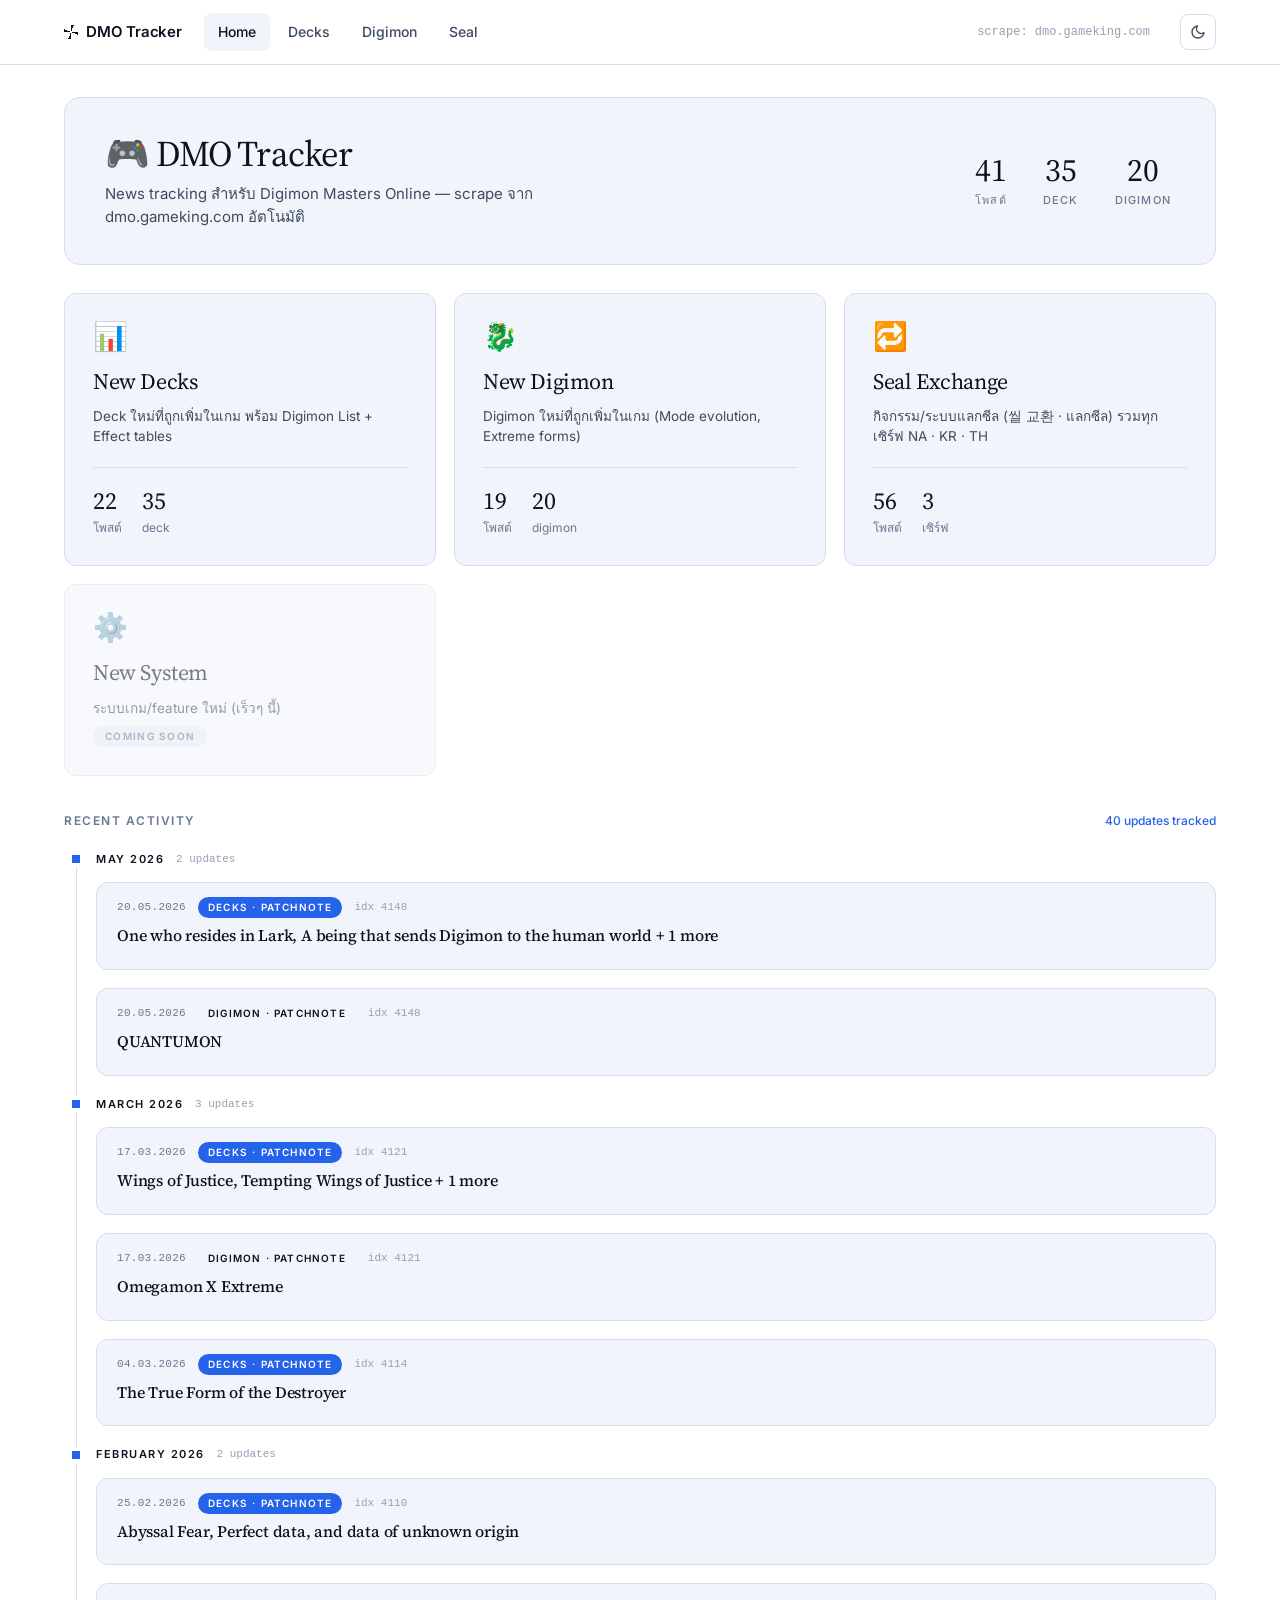
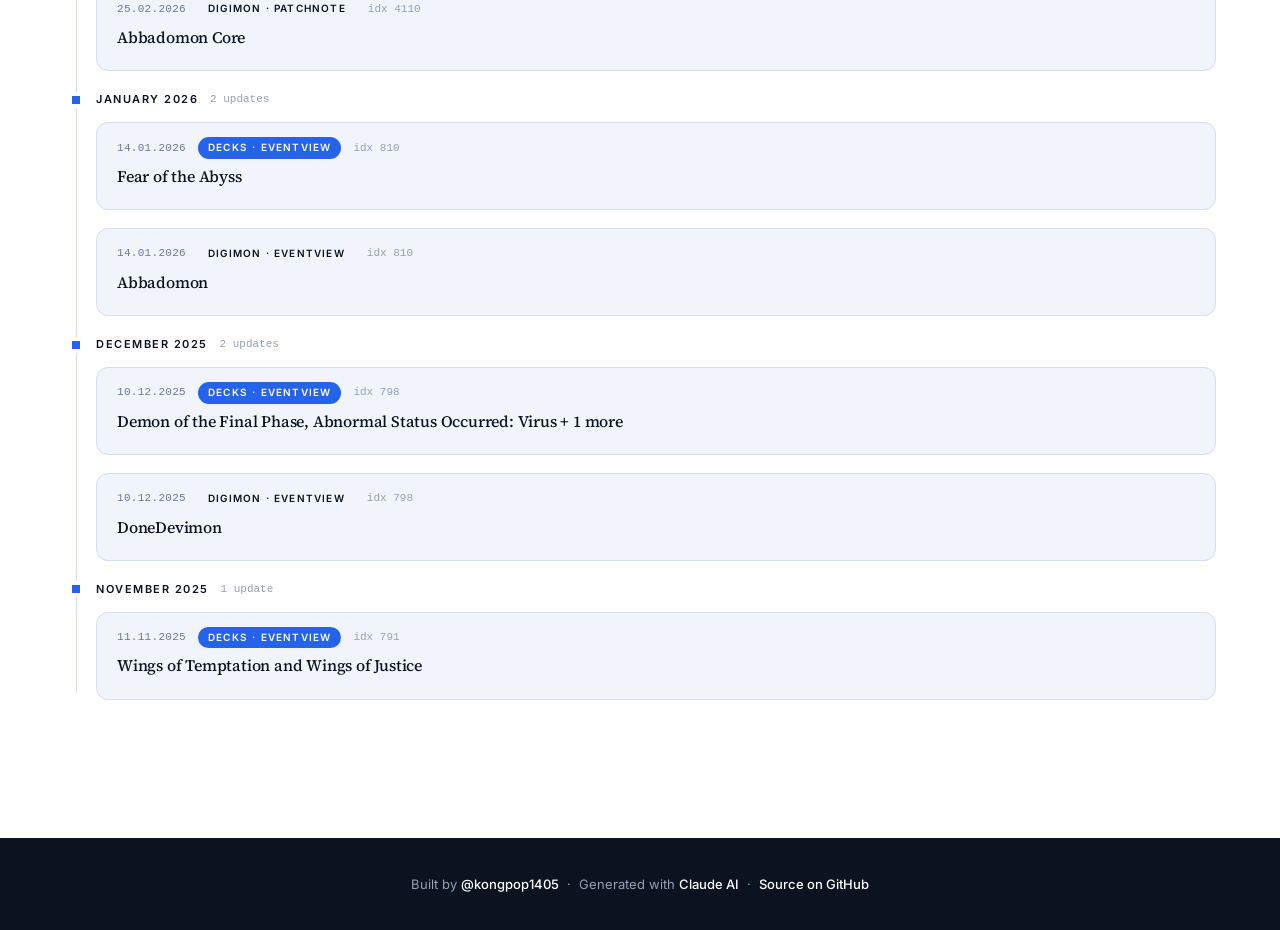
<file: docs/index.html>
<!DOCTYPE html>
<html lang="th">
<head>
<meta charset="UTF-8">
<title>DMO Tracker — Home</title>
<script src="js/theme.js"></script>
<link rel="stylesheet" href="css/site.css">
<style>
  /* Index-only tweaks */
  .feed-card { display: block; padding-bottom: 14px; }
  .feed-card .card-head { padding-top: 14px; }
  .feed-card .feed-title {
    margin: 6px 20px 8px; font-size: 16px; font-weight: 500; color: var(--ink);
    line-height: 1.4;
    font-family: var(--display-font);
    letter-spacing: -0.2px;
  }
  .feed-card:hover { transform: translateY(-1px); border-color: var(--coral); }
  .card-kind-badge.is-digimon { background: var(--surface-card); color: var(--ink); }
  .card-kind-badge.is-decks { background: var(--coral); color: var(--on-primary); }
</style>
</head>
<body>

<header class="site-nav">
  <div class="site-nav-inner">
    <a class="brand" href="./"><span class="dot"></span>DMO Tracker</a>
    <nav>
      <a href="./" class="is-active">Home</a>
      <a href="decks.html">Decks</a>
      <a href="digimon.html">Digimon</a>
      <a href="seals.html">Seal</a>
    </nav>
    <span class="nav-meta">scrape: dmo.gameking.com</span>
  </div>
</header>

<main class="page">

  <div class="hero">
    <div>
      <h1>🎮 DMO Tracker</h1>
      <p class="lead">News tracking สำหรับ Digimon Masters Online — scrape จาก dmo.gameking.com อัตโนมัติ</p>
    </div>
    <div class="hero-stats">
      <div class="hero-stat"><div class="num">41</div><div class="lbl">โพสต์</div></div>
      <div class="hero-stat"><div class="num">35</div><div class="lbl">deck</div></div>
      <div class="hero-stat"><div class="num">20</div><div class="lbl">digimon</div></div>
    </div>
  </div>

  <div class="feature-grid">
    <a href="decks.html" class="feature">
      <div class="icon">📊</div>
      <h3>New Decks</h3>
      <p>Deck ใหม่ที่ถูกเพิ่มในเกม พร้อม Digimon List + Effect tables</p>
      <div class="feature-stats">
        <div class="stat"><b>22</b>โพสต์</div>
        <div class="stat"><b>35</b>deck</div>
      </div>
    </a>

    <a href="digimon.html" class="feature">
      <div class="icon">🐉</div>
      <h3>New Digimon</h3>
      <p>Digimon ใหม่ที่ถูกเพิ่มในเกม (Mode evolution, Extreme forms)</p>
      <div class="feature-stats">
        <div class="stat"><b>19</b>โพสต์</div>
        <div class="stat"><b>20</b>digimon</div>
      </div>
    </a>

    <a href="seals.html" class="feature">
      <div class="icon">🔁</div>
      <h3>Seal Exchange</h3>
      <p>กิจกรรม/ระบบแลกซีล (씰 교환 · แลกซีล) รวมทุกเซิร์ฟ NA · KR · TH</p>
      <div class="feature-stats">
        <div class="stat"><b>56</b>โพสต์</div>
        <div class="stat"><b>3</b>เซิร์ฟ</div>
      </div>
    </a>

    <div class="feature disabled">
      <div class="icon">⚙️</div>
      <h3>New System</h3>
      <p>ระบบเกม/feature ใหม่ (เร็วๆ นี้)</p>
      <span class="badge">Coming Soon</span>
    </div>
  </div>

  <div class="section-header">
    <h2>Recent activity</h2>
    <span class="see-all">40 updates tracked</span>
  </div>

  <div class="timeline">
      <div class="tl-month">
        <span class="tl-month-label">May 2026</span>
        <span class="tl-month-count">2 updates</span>
      </div>
        <a class="card tl-entry feed-card" href="decks.html#p4148">
          <div class="card-head">
            <span class="card-date">20.05.2026</span>
            <span class="card-kind-badge is-decks">Decks · PatchNote</span>
            <span class="card-idx">idx 4148</span>
          </div>
          <div class="feed-title">One who resides in Lark, A being that sends Digimon to the human world + 1 more</div>
        </a>
        <a class="card tl-entry feed-card" href="digimon.html#p4148">
          <div class="card-head">
            <span class="card-date">20.05.2026</span>
            <span class="card-kind-badge is-digimon">Digimon · PatchNote</span>
            <span class="card-idx">idx 4148</span>
          </div>
          <div class="feed-title">QUANTUMON</div>
        </a>
      <div class="tl-month">
        <span class="tl-month-label">March 2026</span>
        <span class="tl-month-count">3 updates</span>
      </div>
        <a class="card tl-entry feed-card" href="decks.html#p4121">
          <div class="card-head">
            <span class="card-date">17.03.2026</span>
            <span class="card-kind-badge is-decks">Decks · PatchNote</span>
            <span class="card-idx">idx 4121</span>
          </div>
          <div class="feed-title">Wings of Justice, Tempting Wings of Justice + 1 more</div>
        </a>
        <a class="card tl-entry feed-card" href="digimon.html#p4121">
          <div class="card-head">
            <span class="card-date">17.03.2026</span>
            <span class="card-kind-badge is-digimon">Digimon · PatchNote</span>
            <span class="card-idx">idx 4121</span>
          </div>
          <div class="feed-title">Omegamon X Extreme</div>
        </a>
        <a class="card tl-entry feed-card" href="decks.html#p4114">
          <div class="card-head">
            <span class="card-date">04.03.2026</span>
            <span class="card-kind-badge is-decks">Decks · PatchNote</span>
            <span class="card-idx">idx 4114</span>
          </div>
          <div class="feed-title">The True Form of the Destroyer</div>
        </a>
      <div class="tl-month">
        <span class="tl-month-label">February 2026</span>
        <span class="tl-month-count">2 updates</span>
      </div>
        <a class="card tl-entry feed-card" href="decks.html#p4110">
          <div class="card-head">
            <span class="card-date">25.02.2026</span>
            <span class="card-kind-badge is-decks">Decks · PatchNote</span>
            <span class="card-idx">idx 4110</span>
          </div>
          <div class="feed-title">Abyssal Fear, Perfect data, and data of unknown origin</div>
        </a>
        <a class="card tl-entry feed-card" href="digimon.html#p4110">
          <div class="card-head">
            <span class="card-date">25.02.2026</span>
            <span class="card-kind-badge is-digimon">Digimon · PatchNote</span>
            <span class="card-idx">idx 4110</span>
          </div>
          <div class="feed-title">Abbadomon Core</div>
        </a>
      <div class="tl-month">
        <span class="tl-month-label">January 2026</span>
        <span class="tl-month-count">2 updates</span>
      </div>
        <a class="card tl-entry feed-card" href="decks.html#e810">
          <div class="card-head">
            <span class="card-date">14.01.2026</span>
            <span class="card-kind-badge is-decks">Decks · EventView</span>
            <span class="card-idx">idx 810</span>
          </div>
          <div class="feed-title">Fear of the Abyss</div>
        </a>
        <a class="card tl-entry feed-card" href="digimon.html#e810">
          <div class="card-head">
            <span class="card-date">14.01.2026</span>
            <span class="card-kind-badge is-digimon">Digimon · EventView</span>
            <span class="card-idx">idx 810</span>
          </div>
          <div class="feed-title">Abbadomon</div>
        </a>
      <div class="tl-month">
        <span class="tl-month-label">December 2025</span>
        <span class="tl-month-count">2 updates</span>
      </div>
        <a class="card tl-entry feed-card" href="decks.html#e798">
          <div class="card-head">
            <span class="card-date">10.12.2025</span>
            <span class="card-kind-badge is-decks">Decks · EventView</span>
            <span class="card-idx">idx 798</span>
          </div>
          <div class="feed-title">Demon of the Final Phase, Abnormal Status Occurred: Virus + 1 more</div>
        </a>
        <a class="card tl-entry feed-card" href="digimon.html#e798">
          <div class="card-head">
            <span class="card-date">10.12.2025</span>
            <span class="card-kind-badge is-digimon">Digimon · EventView</span>
            <span class="card-idx">idx 798</span>
          </div>
          <div class="feed-title">DoneDevimon</div>
        </a>
      <div class="tl-month">
        <span class="tl-month-label">November 2025</span>
        <span class="tl-month-count">1 update</span>
      </div>
        <a class="card tl-entry feed-card" href="decks.html#e791">
          <div class="card-head">
            <span class="card-date">11.11.2025</span>
            <span class="card-kind-badge is-decks">Decks · EventView</span>
            <span class="card-idx">idx 791</span>
          </div>
          <div class="feed-title">Wings of Temptation and Wings of Justice</div>
        </a>
  </div>

</main>

<footer class="site-footer">
  Built by <a href="https://github.com/kongpop1405" target="_blank">@kongpop1405</a>
  &nbsp;·&nbsp; Generated with <a href="https://claude.ai/" target="_blank">Claude AI</a>
  &nbsp;·&nbsp; <a href="https://github.com/dmo-hub/dmo" target="_blank">Source on GitHub</a>
</footer>

</body>
</html>
</file>
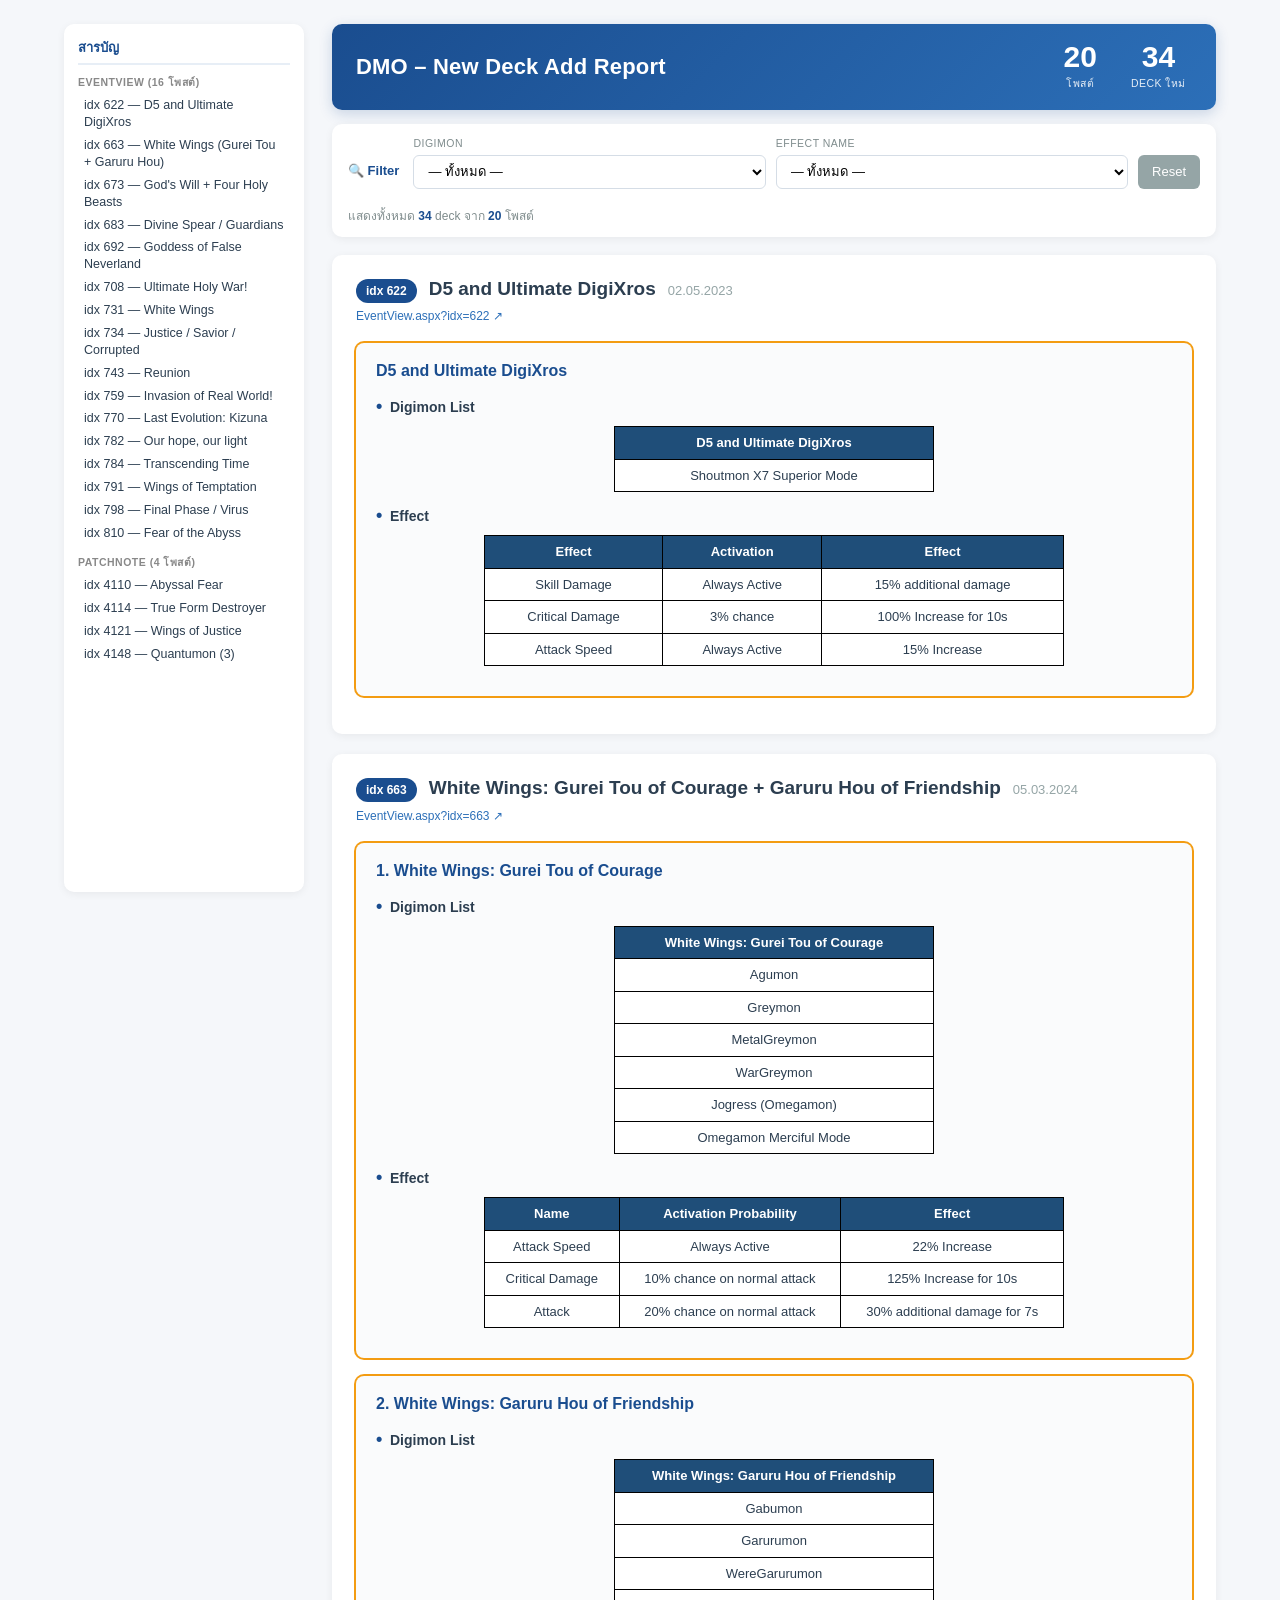
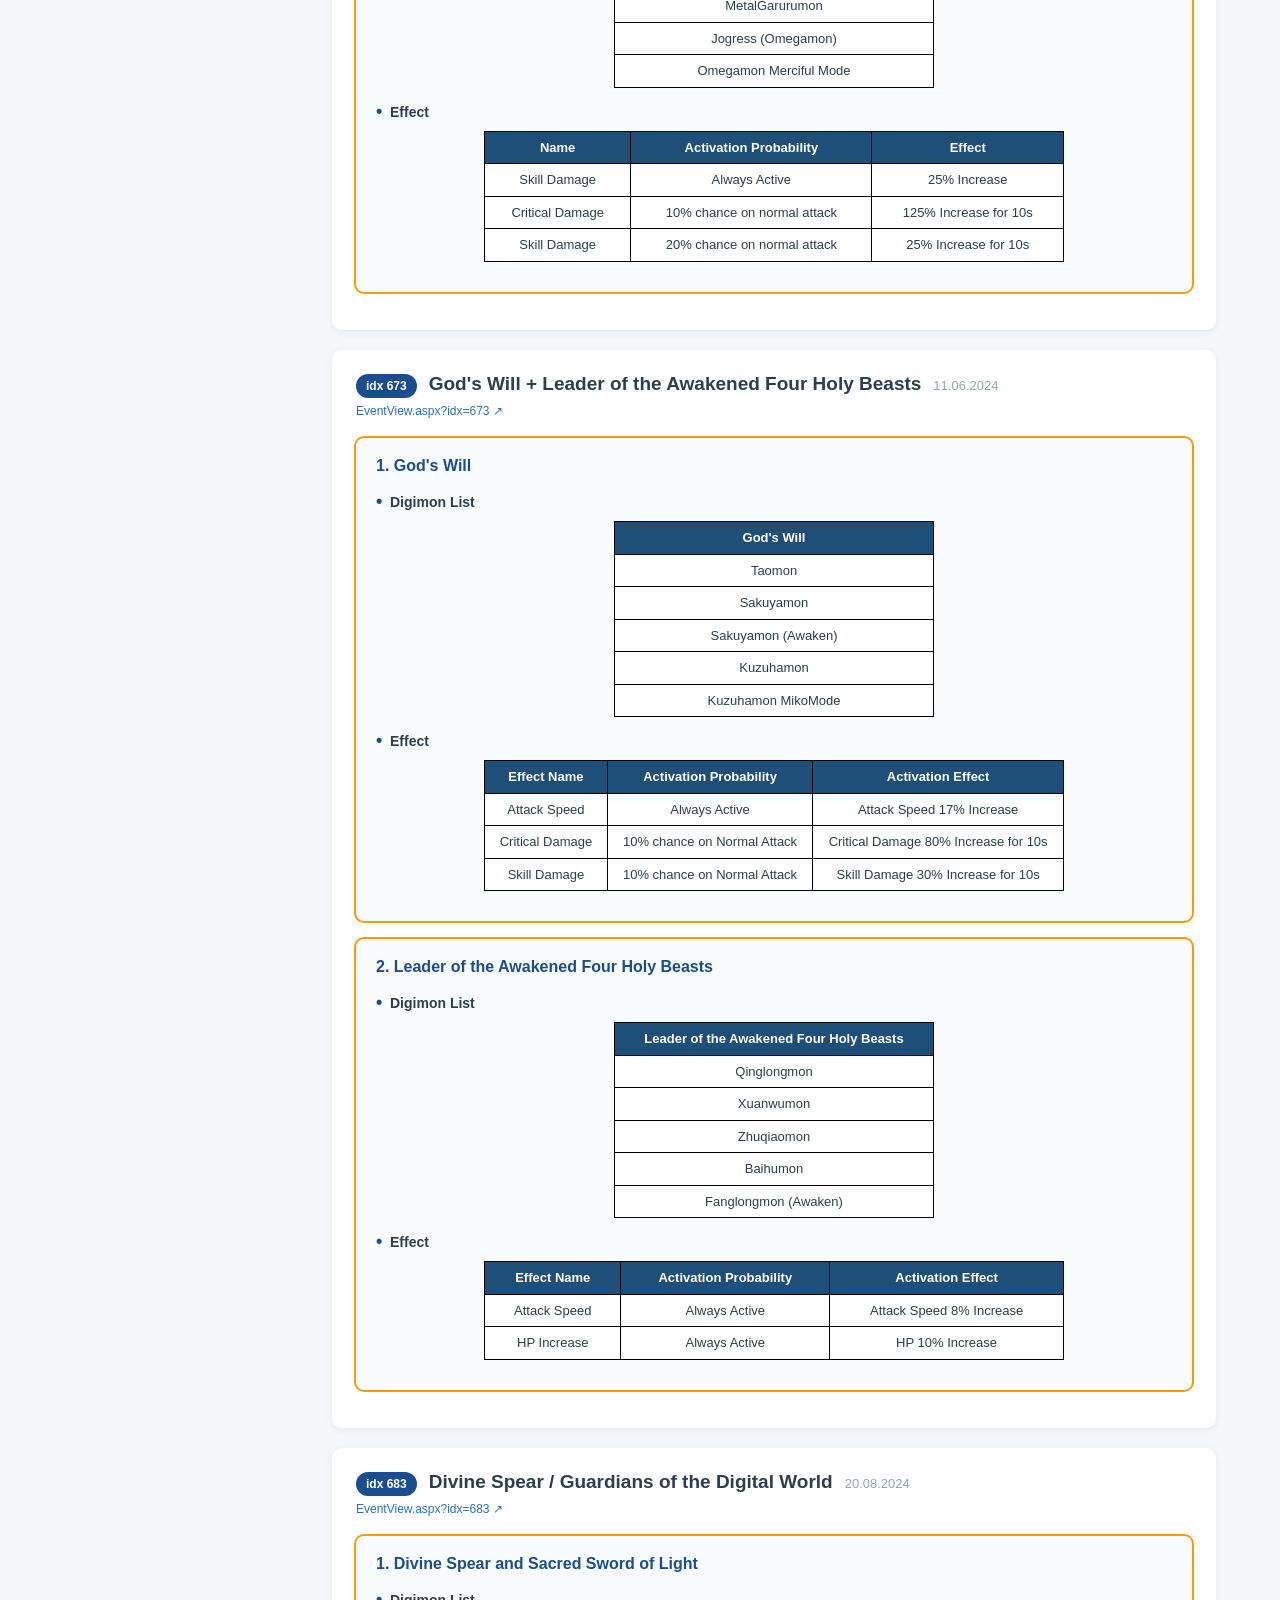
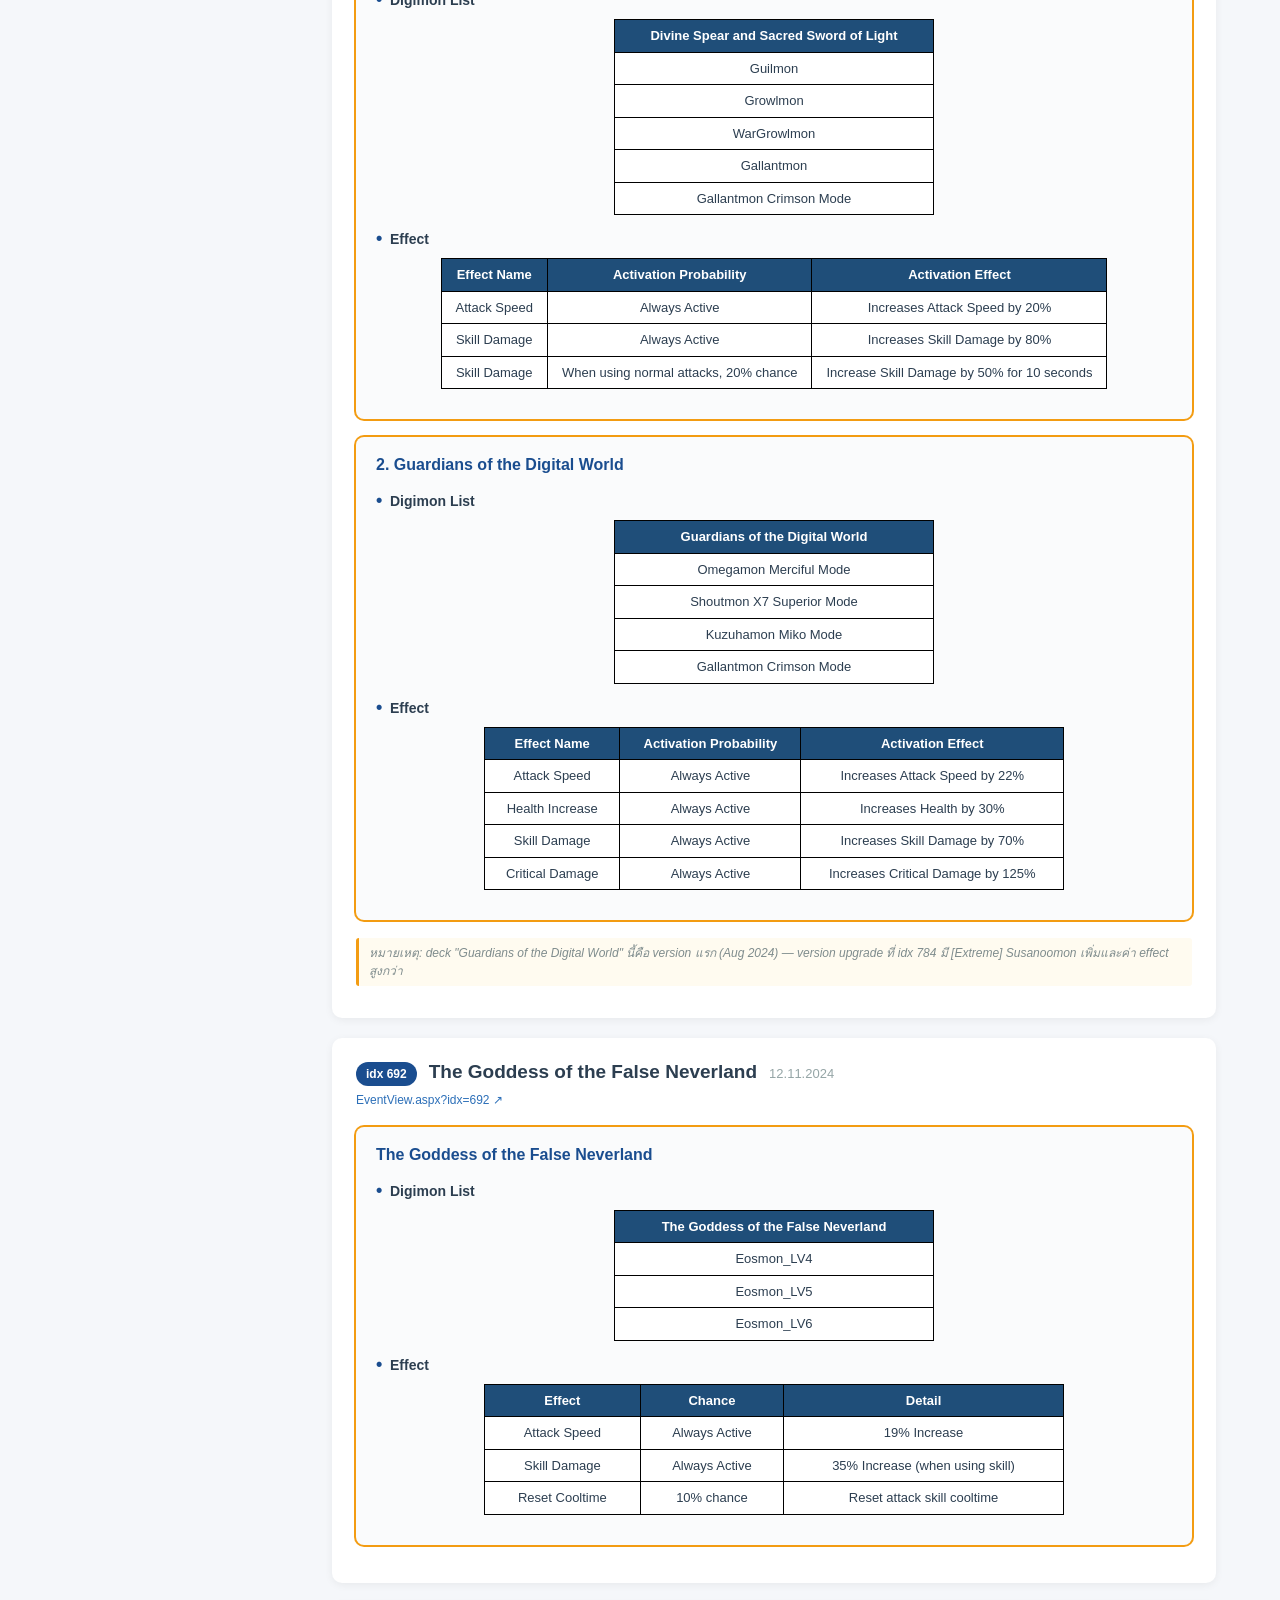
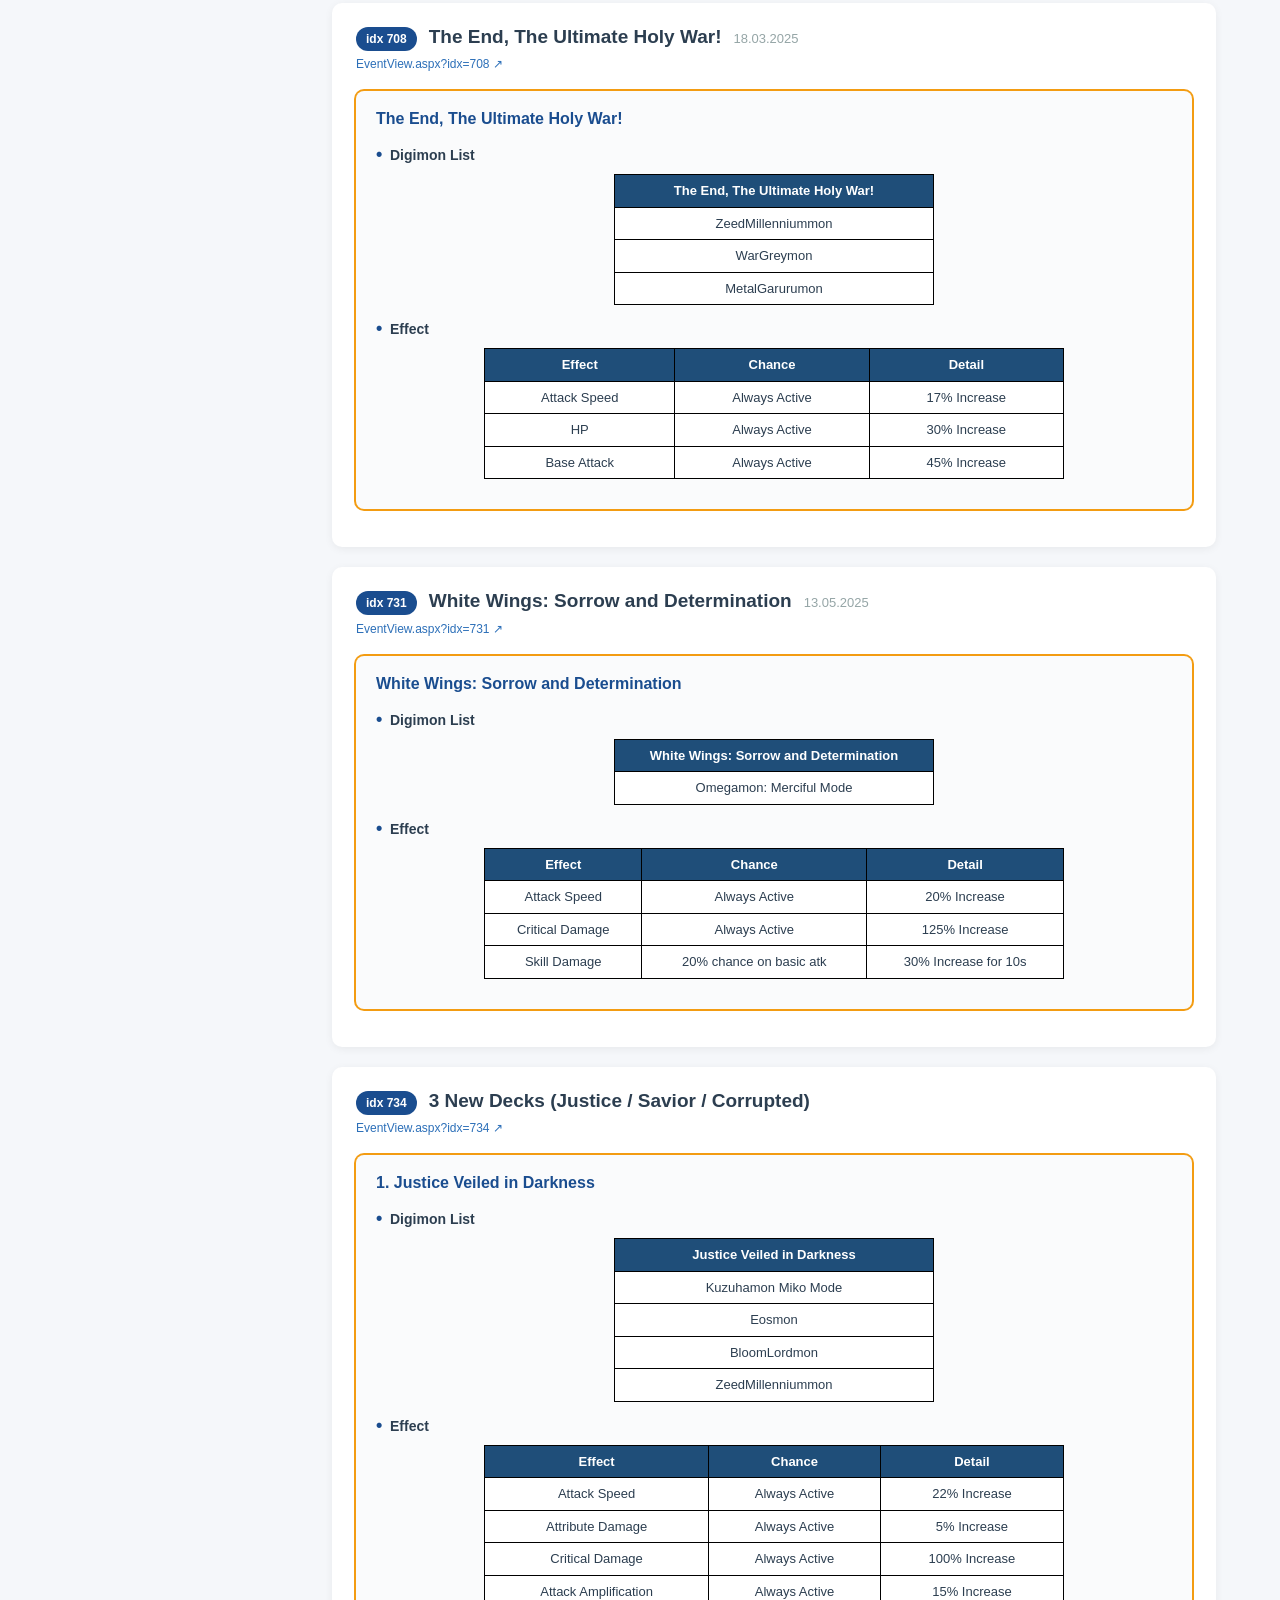
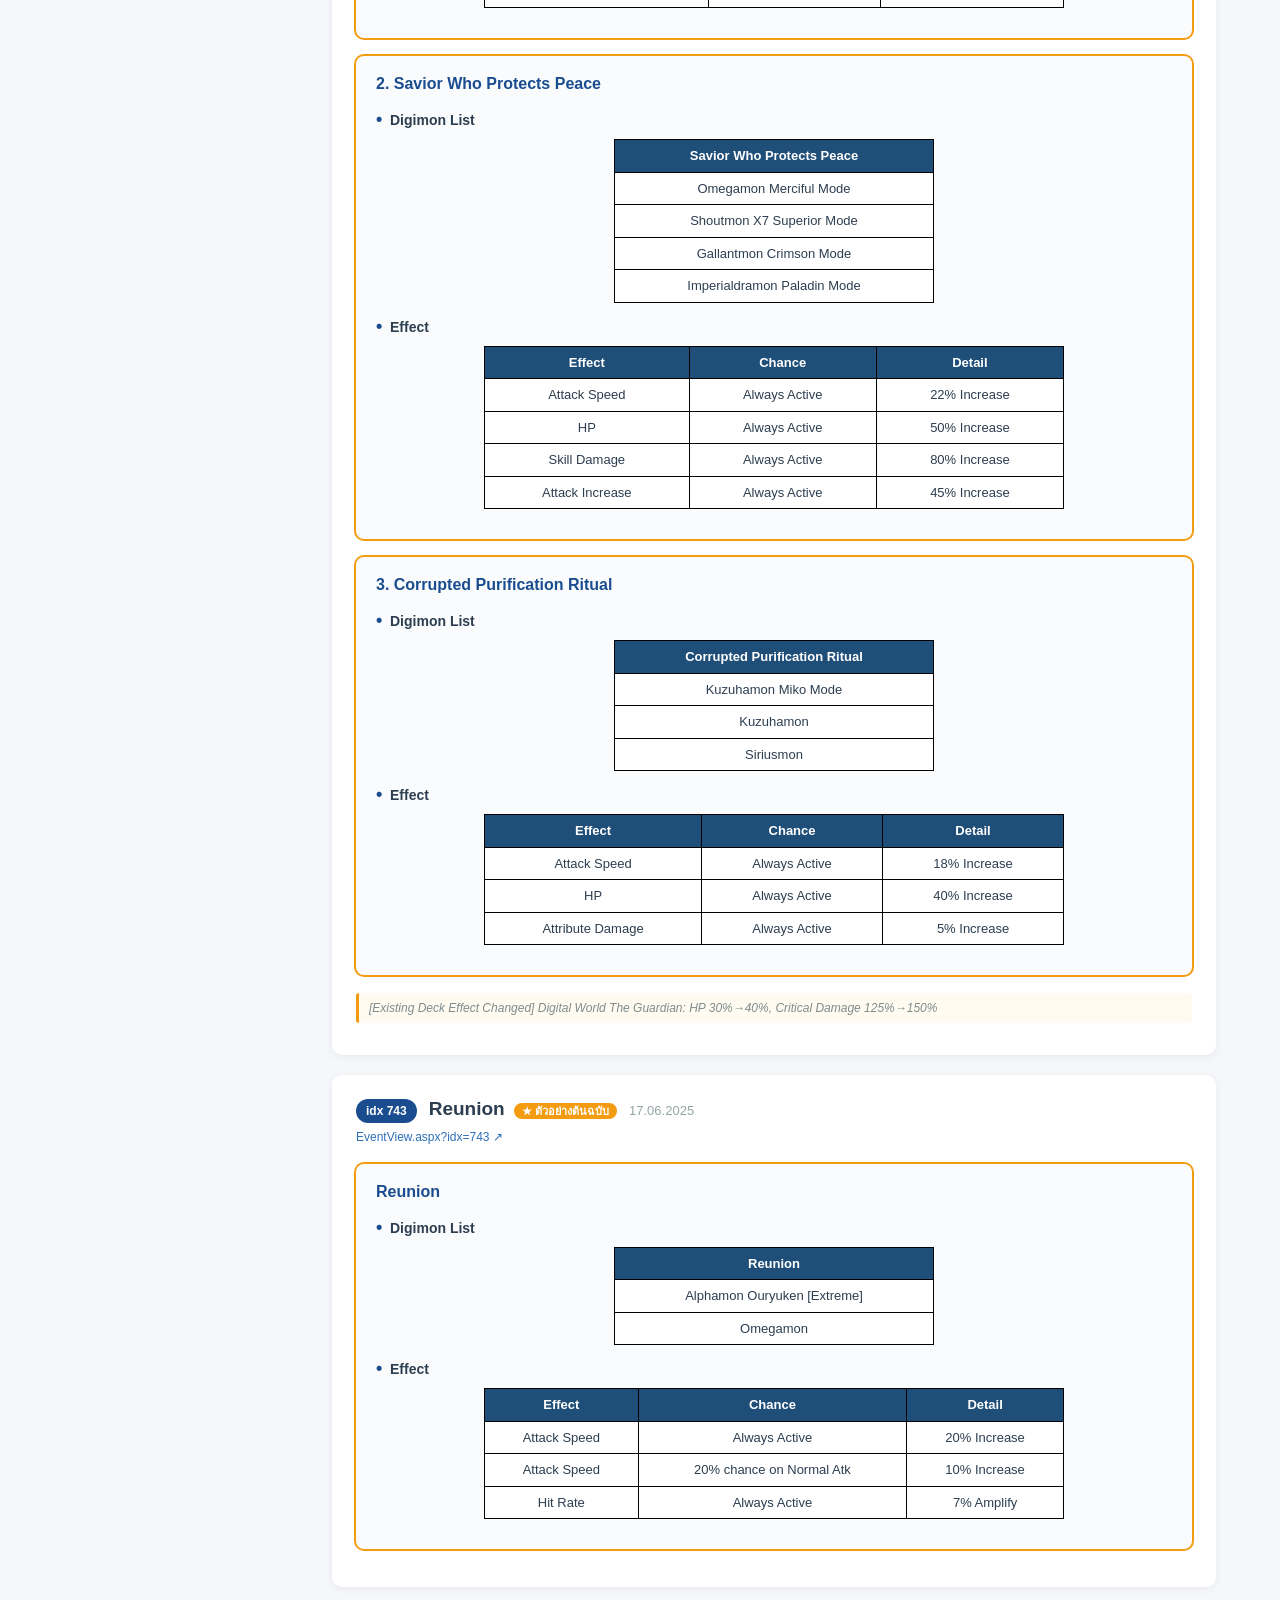
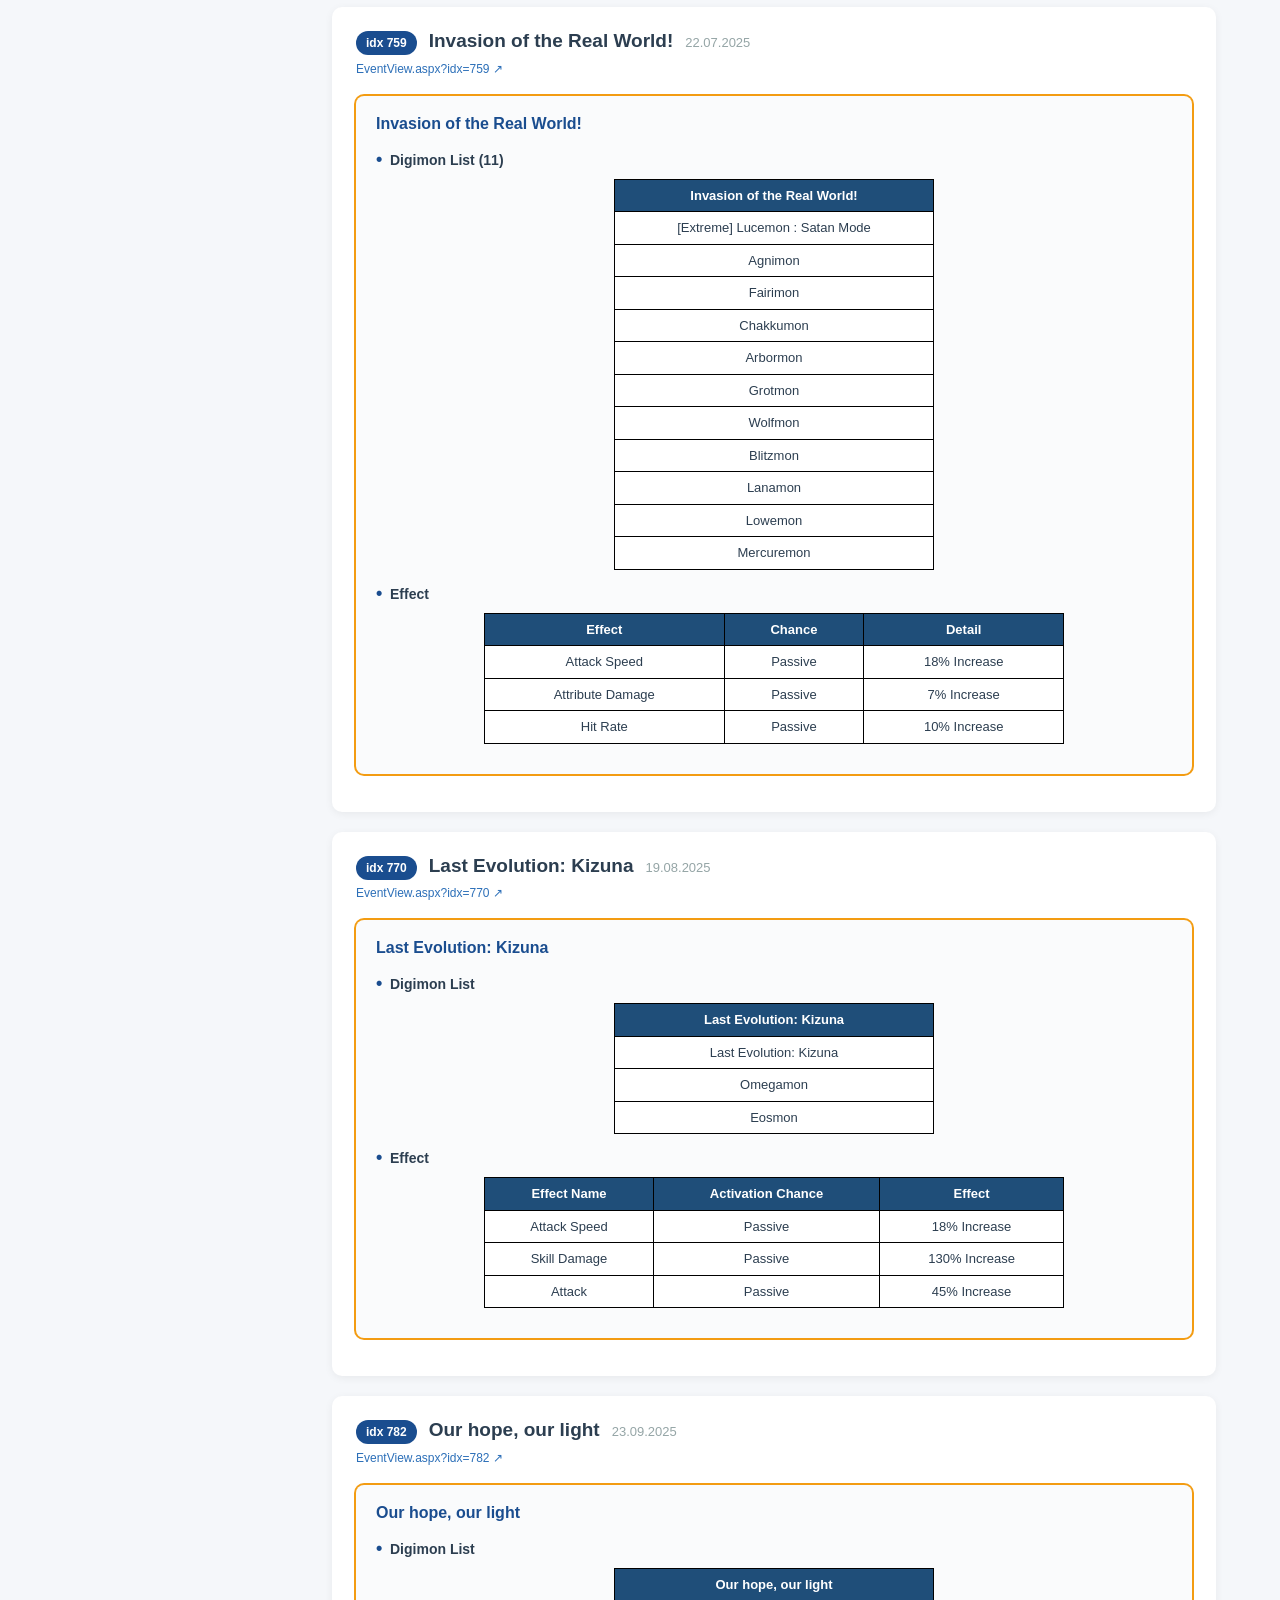
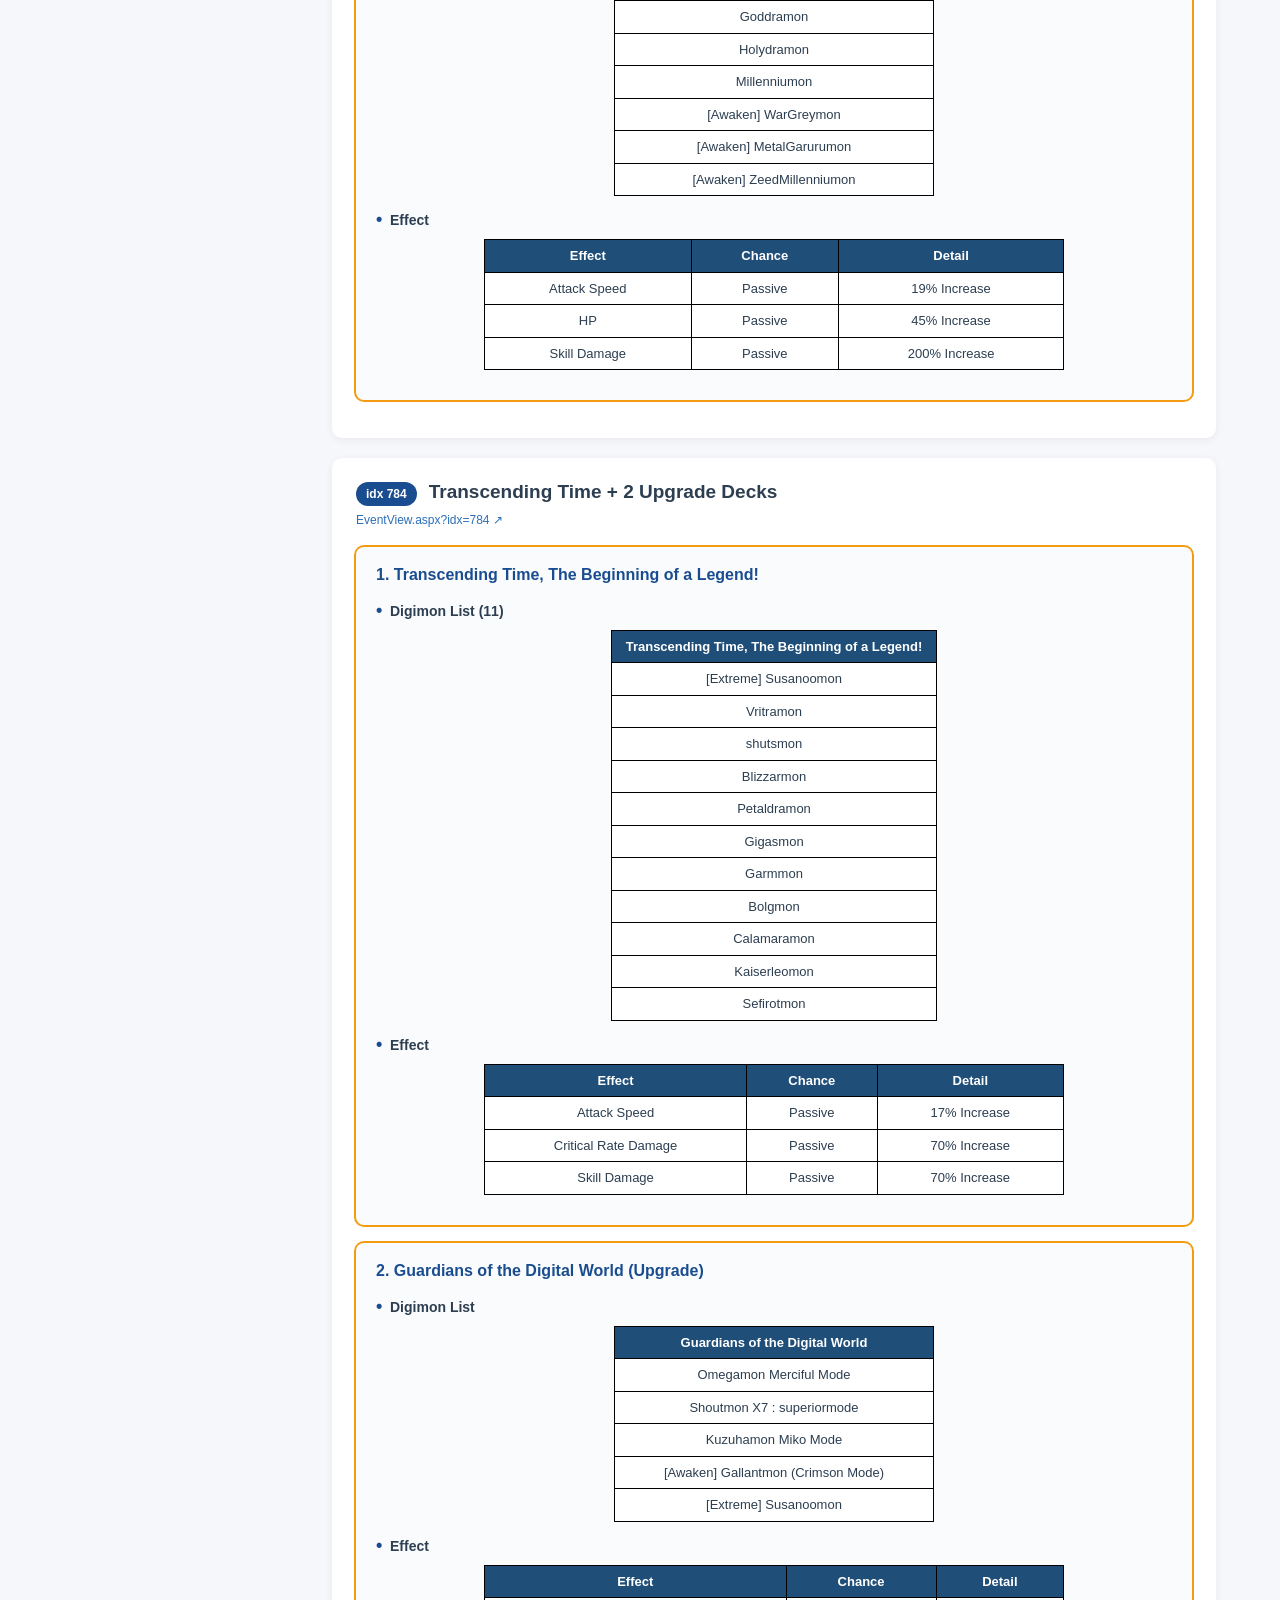
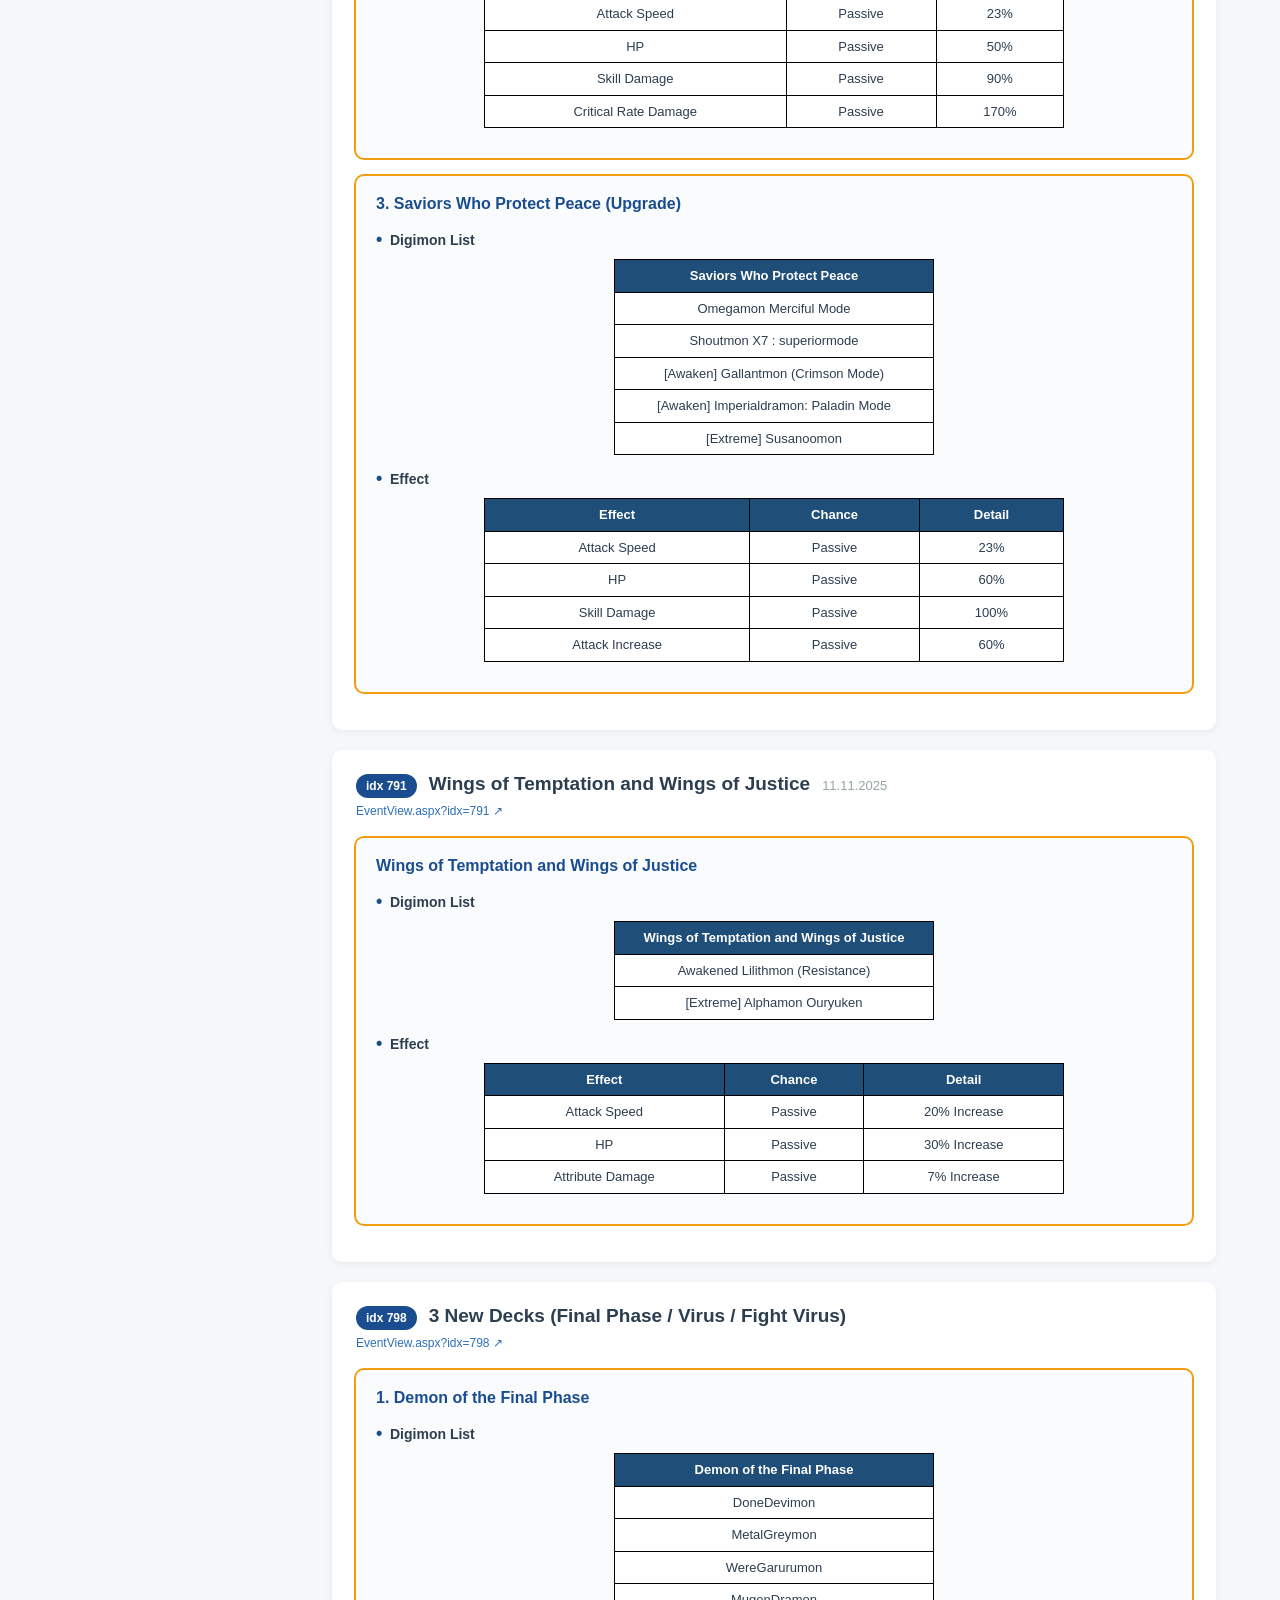
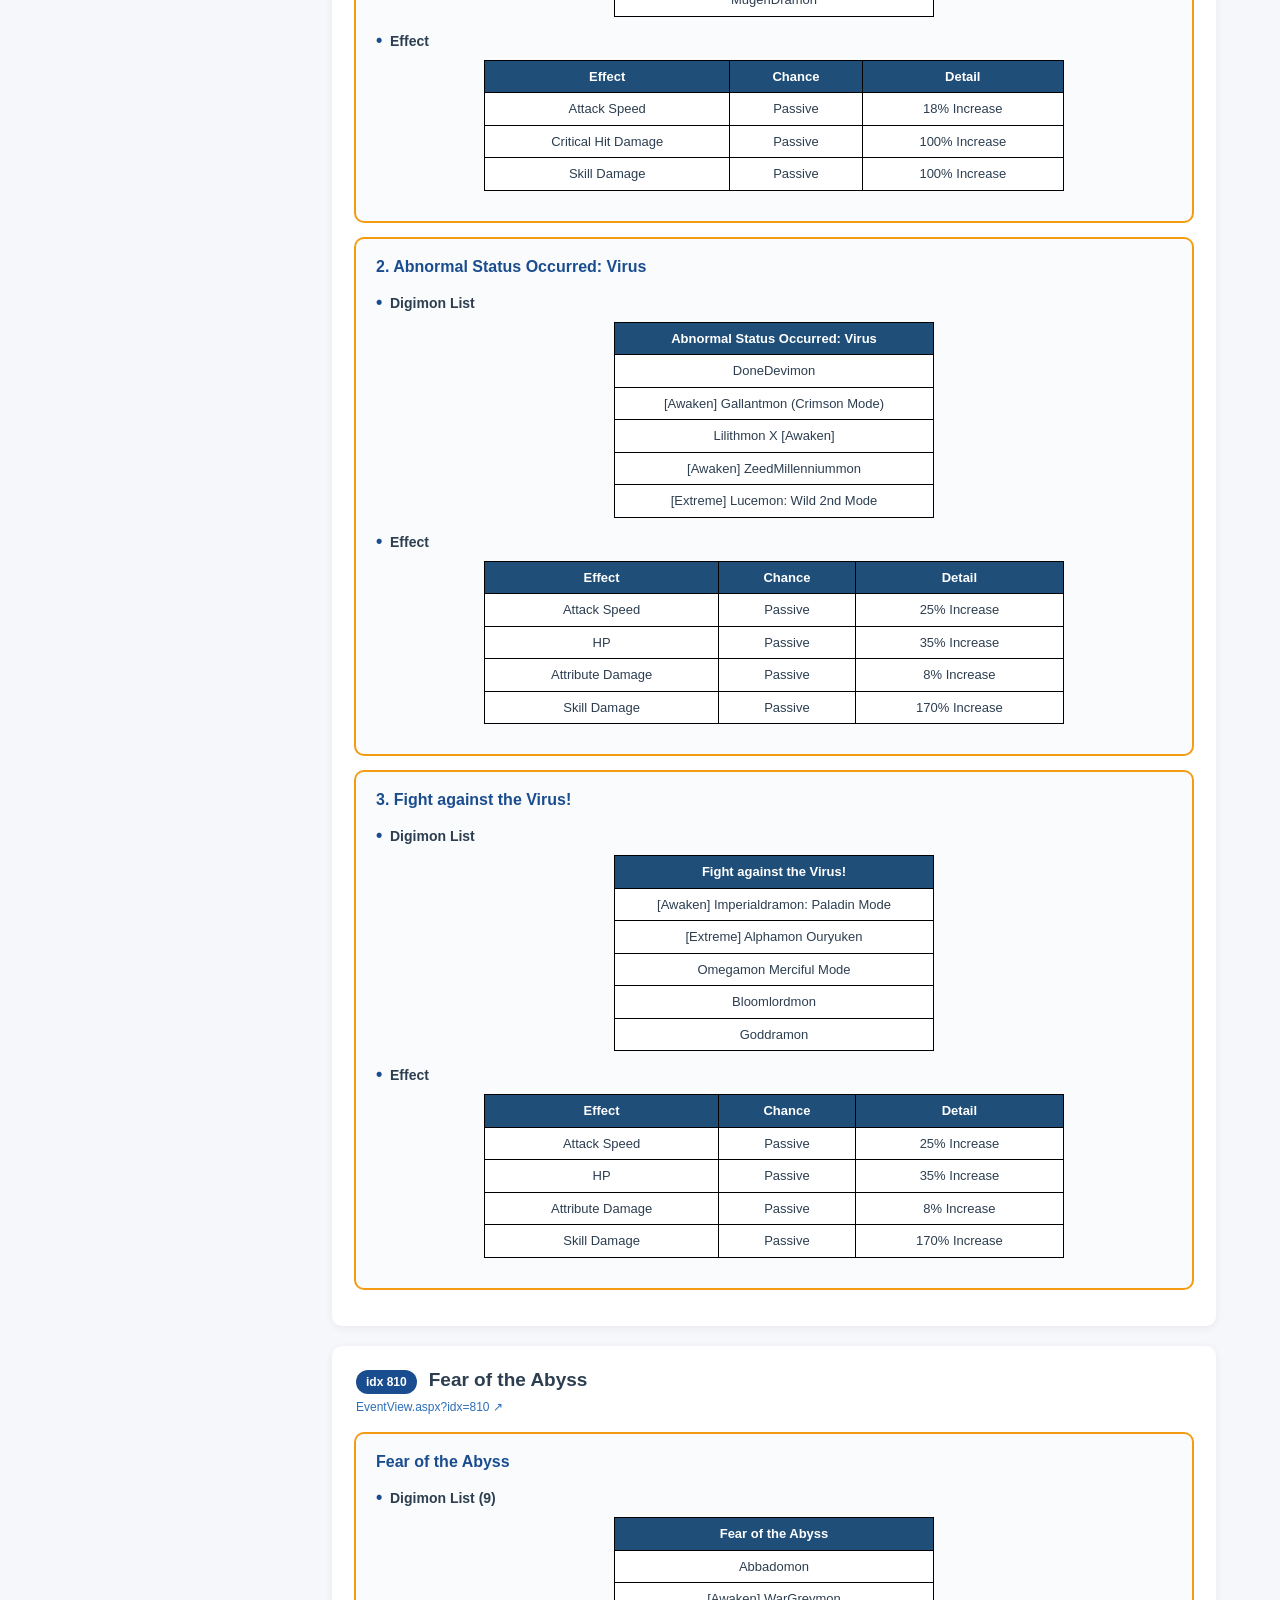
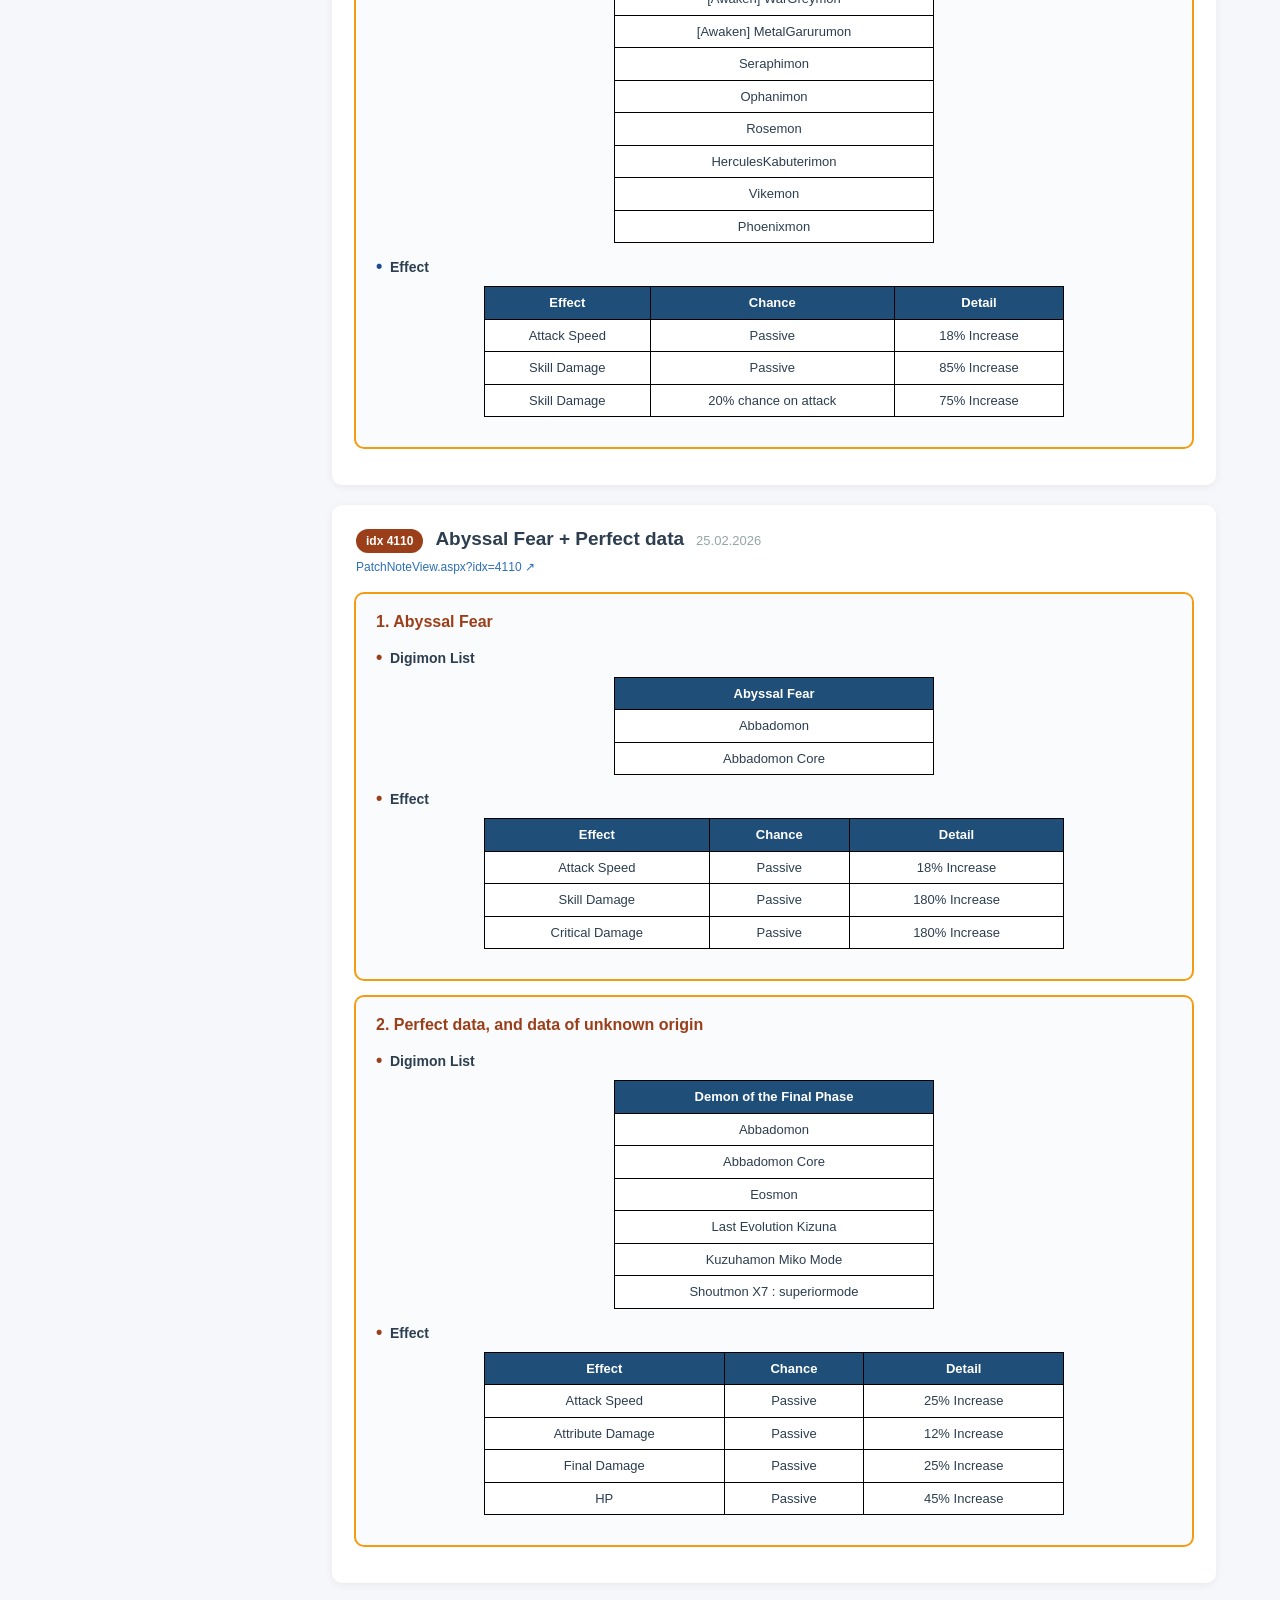
<file: new_deck_report.html>
<!DOCTYPE html>
<html lang="th">
<head>
<meta charset="UTF-8">
<title>DMO New Deck Add Report</title>
<style>
  * { box-sizing: border-box; }
  body { font-family: "Segoe UI", "Helvetica Neue", Arial, sans-serif; margin: 0; color: #2c3e50; background: #f5f7fa; line-height: 1.5; }
  .container { max-width: 1200px; margin: 0 auto; padding: 24px; display: grid; grid-template-columns: 240px 1fr; gap: 28px; }
  @media (max-width: 900px) { .container { grid-template-columns: 1fr; } .toc { position: static !important; max-height: none !important; } }

  /* Sidebar — compact */
  .toc { position: sticky; top: 16px; max-height: calc(100vh - 32px); overflow-y: auto;
         background: white; border-radius: 10px; padding: 14px; box-shadow: 0 2px 8px rgba(0,0,0,0.06); font-size: 12.5px; }
  .toc h3 { margin: 0 0 8px 0; color: #1a4d8f; font-size: 13px; border-bottom: 2px solid #e7eef6; padding-bottom: 5px; }
  .toc h4 { margin: 10px 0 4px 0; font-size: 10.5px; color: #888; text-transform: uppercase; letter-spacing: 0.5px; }
  .toc a { color: #2c3e50; text-decoration: none; display: block; padding: 3px 6px; border-radius: 4px; line-height: 1.35; }
  .toc a:hover { background: #eef4fb; color: #1a4d8f; }
  .toc a.featured { color: #c0392b; font-weight: 600; }

  /* Hero header — title + stats inline (gradient bar) */
  .hero { background: linear-gradient(135deg, #1a4d8f, #2c6fb8); border-radius: 10px; padding: 18px 24px; margin-bottom: 14px;
          display: flex; align-items: center; justify-content: space-between; flex-wrap: wrap; gap: 18px;
          box-shadow: 0 4px 14px rgba(26,77,143,0.20); }
  .hero h1 { color: white; margin: 0; font-size: 22px; line-height: 1.2; letter-spacing: 0.2px; }
  .hero-stats { display: flex; gap: 22px; }
  .hero-stat { text-align: center; color: white; padding: 0 6px; }
  .hero-stat .num { font-size: 30px; font-weight: 700; line-height: 1; }
  .hero-stat .lbl { font-size: 10.5px; opacity: 0.88; text-transform: uppercase; letter-spacing: 0.5px; margin-top: 4px; }
  .warn { background: #fff8e1; border-left: 4px solid #f39c12; padding: 10px 14px; border-radius: 4px; font-size: 13px; margin-bottom: 24px; }

  /* Section headers */
  .section-title { font-size: 22px; color: #fff; background: linear-gradient(135deg, #1a4d8f, #2c6fb8); padding: 12px 18px; border-radius: 8px; margin: 32px 0 16px 0; box-shadow: 0 2px 6px rgba(26,77,143,0.2); }
  .section-title.patch { background: linear-gradient(135deg, #9b3f1a, #c0573a); box-shadow: 0 2px 6px rgba(155,63,26,0.2); }

  /* Post (idx) card */
  .post { background: white; border-radius: 10px; padding: 20px 24px; margin-bottom: 20px; box-shadow: 0 2px 8px rgba(0,0,0,0.06); }
  .post-header { display: flex; align-items: baseline; gap: 12px; flex-wrap: wrap; margin-bottom: 4px; }
  .post-header .idx-badge { background: #1a4d8f; color: white; padding: 3px 10px; border-radius: 12px; font-size: 12px; font-weight: 600; }
  .post-header.patch .idx-badge { background: #9b3f1a; }
  .post-header h2 { color: #2c3e50; font-size: 19px; margin: 0; }
  .post-header .date { color: #95a5a6; font-size: 13px; }
  .src { font-size: 12px; margin: 0 0 16px 0; }
  .src a { color: #2c6fb8; text-decoration: none; }
  .src a:hover { text-decoration: underline; }
  .featured-badge { background: #f39c12; color: white; padding: 2px 8px; border-radius: 8px; font-size: 11px; margin-left: 4px; }

  /* Deck block */
  .deck { margin: 18px 0; padding: 16px 20px; background: #fafbfc; border-radius: 8px; box-shadow: 0 0 0 2px #f39c12; }
  .deck-name { font-size: 16px; font-weight: 700; color: #1a4d8f; margin-bottom: 14px; }
  .deck.patch .deck-name { color: #9b3f1a; }
  .deck-body { display: block; }

  /* Labels — gameking bullet style */
  .gk-label { font-size: 14px; font-weight: 600; color: #2c3e50; margin: 14px 0 8px 0; padding-left: 14px; position: relative; }
  .gk-label::before { content: "•"; position: absolute; left: 0; color: #1a4d8f; font-size: 18px; line-height: 1; }
  .deck.patch .gk-label::before { color: #9b3f1a; }

  /* Tables — match gameking original layout (centered, blue header, black borders) but use main font */
  .gk-table { border-collapse: collapse; margin: 4px auto 14px auto; background: white; font-size: 13px; }
  .gk-table th, .gk-table td { border: 1px solid #000; padding: 6px 14px; }
  .gk-table th { background: #1f4e79; color: white; text-align: center; font-weight: 600; font-size: 13px; }
  .gk-table td { text-align: center; background: white; color: #2c3e50; }
  .digimon-table { min-width: 320px; }
  .effect-table { min-width: 580px; }
  @media (max-width: 700px) { .effect-table { min-width: 0; width: 100%; } .gk-table th, .gk-table td { padding: 5px 8px; font-size: 13px; } }

  .note { font-size: 12px; color: #7f8c8d; font-style: italic; margin-top: 8px; padding: 6px 10px; background: #fffbf0; border-left: 3px solid #f39c12; border-radius: 3px; }

  .methodology { font-size: 12px; color: #7f8c8d; background: white; padding: 14px 18px; border-radius: 8px; margin-top: 32px; box-shadow: 0 1px 4px rgba(0,0,0,0.05); }

  /* Filter bar — compact */
  .filter-bar { background: white; border-radius: 10px; padding: 12px 16px; margin-bottom: 18px; box-shadow: 0 2px 8px rgba(0,0,0,0.06);
                display: flex; align-items: end; gap: 14px; flex-wrap: wrap; }
  .filter-bar h3 { margin: 0; color: #1a4d8f; font-size: 13px; padding-bottom: 8px; flex-shrink: 0; white-space: nowrap; }
  .filter-row { display: grid; grid-template-columns: 1fr 1fr auto; gap: 10px; align-items: end; flex: 1; min-width: 260px; }
  @media (max-width: 700px) { .filter-row { grid-template-columns: 1fr; } .filter-bar { flex-direction: column; align-items: stretch; } .filter-bar h3 { padding-bottom: 0; } }
  .filter-group { display: flex; flex-direction: column; gap: 3px; }
  .filter-group label { font-size: 10.5px; color: #7f8c8d; text-transform: uppercase; letter-spacing: 0.5px; }
  .filter-group input, .filter-group select { padding: 7px 10px; border: 1.5px solid #d5dde6; border-radius: 6px; font-size: 13px; outline: none; transition: border-color 0.15s; background: white; height: 34px; }
  .filter-group input:focus, .filter-group select:focus { border-color: #2c6fb8; }
  .filter-btn { padding: 7px 14px; background: #95a5a6; color: white; border: none; border-radius: 6px; font-size: 13px; cursor: pointer; height: 34px; }
  .filter-btn:hover { background: #7f8c8d; }
  .filter-status { font-size: 12px; color: #7f8c8d; flex-basis: 100%; padding-top: 4px; line-height: 1.5; }
  .filter-status b { color: #1a4d8f; }
  .deck.hidden, .post.hidden { display: none; }
  .deck.match { box-shadow: 0 0 0 3px #e67e22; }
  .post mark { background: #fff3a8; padding: 0 2px; border-radius: 2px; }
</style>
</head>
<body>
<div class="container">

<!-- ===================== TOC ===================== -->
<aside class="toc">
  <h3>สารบัญ</h3>

  <h4>EventView (16 โพสต์)</h4>
  <a href="#e622">idx 622 — D5 and Ultimate DigiXros</a>
  <a href="#e663">idx 663 — White Wings (Gurei Tou + Garuru Hou)</a>
  <a href="#e673">idx 673 — God's Will + Four Holy Beasts</a>
  <a href="#e683">idx 683 — Divine Spear / Guardians</a>
  <a href="#e692">idx 692 — Goddess of False Neverland</a>
  <a href="#e708">idx 708 — Ultimate Holy War!</a>
  <a href="#e731">idx 731 — White Wings</a>
  <a href="#e734">idx 734 — Justice / Savior / Corrupted</a>
  <a href="#e743">idx 743 — Reunion</a>
  <a href="#e759">idx 759 — Invasion of Real World!</a>
  <a href="#e770">idx 770 — Last Evolution: Kizuna</a>
  <a href="#e782">idx 782 — Our hope, our light</a>
  <a href="#e784">idx 784 — Transcending Time</a>
  <a href="#e791">idx 791 — Wings of Temptation</a>
  <a href="#e798">idx 798 — Final Phase / Virus</a>
  <a href="#e810">idx 810 — Fear of the Abyss</a>

  <h4>PatchNote (4 โพสต์)</h4>
  <a href="#p4110">idx 4110 — Abyssal Fear</a>
  <a href="#p4114">idx 4114 — True Form Destroyer</a>
  <a href="#p4121">idx 4121 — Wings of Justice</a>
  <a href="#p4148">idx 4148 — Quantumon (3)</a>
</aside>

<!-- ===================== MAIN ===================== -->
<main>
  <!-- ===== Hero header ===== -->
  <div class="hero">
    <h1>DMO – New Deck Add Report</h1>
    <div class="hero-stats">
      <div class="hero-stat"><div class="num">20</div><div class="lbl">โพสต์</div></div>
      <div class="hero-stat"><div class="num">34</div><div class="lbl">deck ใหม่</div></div>
    </div>
  </div>

  <!-- ===== Filter bar ===== -->
  <div class="filter-bar">
    <h3>🔍 Filter</h3>
    <div class="filter-row">
      <div class="filter-group">
        <label for="f-digimon">Digimon</label>
        <select id="f-digimon"><option value="">— ทั้งหมด —</option></select>
      </div>
      <div class="filter-group">
        <label for="f-effect">Effect Name</label>
        <select id="f-effect"><option value="">— ทั้งหมด —</option></select>
      </div>
      <button class="filter-btn" id="f-reset" title="ล้างฟิลเตอร์">Reset</button>
    </div>
    <div class="filter-status" id="f-status">แสดงทั้งหมด <b id="f-count">34</b> deck จาก <b>20</b> โพสต์</div>
  </div>

  <!-- ============ 622 ============ -->
  <section class="post" id="e622">
    <div class="post-header">
      <span class="idx-badge">idx 622</span>
      <h2>D5 and Ultimate DigiXros</h2>
      <span class="date">02.05.2023</span>
    </div>
    <p class="src"><a href="https://dmo.gameking.com/news/EventView.aspx?idx=622" target="_blank">EventView.aspx?idx=622 ↗</a></p>

    <div class="deck">
      <div class="deck-name">D5 and Ultimate DigiXros</div>
      <div class="deck-body">
        <div>
          <p class="gk-label">Digimon List</p>
          <table class="gk-table digimon-table"><tr><th>D5 and Ultimate DigiXros</th></tr>
          <tr><td>Shoutmon X7 Superior Mode</td></tr></table>
        </div>
        <div>
          <p class="gk-label">Effect</p>
          <table class="gk-table effect-table">
          <tr><th>Effect</th><th>Activation</th><th>Effect</th></tr>
          <tr><td>Skill Damage</td><td>Always Active</td><td>15% additional damage</td></tr>
          <tr><td>Critical Damage</td><td>3% chance</td><td>100% Increase for 10s</td></tr>
          <tr><td>Attack Speed</td><td>Always Active</td><td>15% Increase</td></tr>
          </table>
        </div>
      </div>
    </div>
  </section>

  <!-- ============ 663 ============ -->
  <section class="post" id="e663">
    <div class="post-header">
      <span class="idx-badge">idx 663</span>
      <h2>White Wings: Gurei Tou of Courage + Garuru Hou of Friendship</h2>
      <span class="date">05.03.2024</span>
    </div>
    <p class="src"><a href="https://dmo.gameking.com/news/EventView.aspx?idx=663" target="_blank">EventView.aspx?idx=663 ↗</a></p>

    <div class="deck">
      <div class="deck-name">1. White Wings: Gurei Tou of Courage</div>
      <div class="deck-body">
        <div>
          <p class="gk-label">Digimon List</p>
          <table class="gk-table digimon-table"><tr><th>White Wings: Gurei Tou of Courage</th></tr>
          <tr><td>Agumon</td></tr><tr><td>Greymon</td></tr><tr><td>MetalGreymon</td></tr>
          <tr><td>WarGreymon</td></tr><tr><td>Jogress (Omegamon)</td></tr><tr><td>Omegamon Merciful Mode</td></tr></table>
        </div>
        <div>
          <p class="gk-label">Effect</p>
          <table class="gk-table effect-table">
          <tr><th>Name</th><th>Activation Probability</th><th>Effect</th></tr>
          <tr><td>Attack Speed</td><td>Always Active</td><td>22% Increase</td></tr>
          <tr><td>Critical Damage</td><td>10% chance on normal attack</td><td>125% Increase for 10s</td></tr>
          <tr><td>Attack</td><td>20% chance on normal attack</td><td>30% additional damage for 7s</td></tr>
          </table>
        </div>
      </div>
    </div>

    <div class="deck">
      <div class="deck-name">2. White Wings: Garuru Hou of Friendship</div>
      <div class="deck-body">
        <div>
          <p class="gk-label">Digimon List</p>
          <table class="gk-table digimon-table"><tr><th>White Wings: Garuru Hou of Friendship</th></tr>
          <tr><td>Gabumon</td></tr><tr><td>Garurumon</td></tr><tr><td>WereGarurumon</td></tr>
          <tr><td>MetalGarurumon</td></tr><tr><td>Jogress (Omegamon)</td></tr><tr><td>Omegamon Merciful Mode</td></tr></table>
        </div>
        <div>
          <p class="gk-label">Effect</p>
          <table class="gk-table effect-table">
          <tr><th>Name</th><th>Activation Probability</th><th>Effect</th></tr>
          <tr><td>Skill Damage</td><td>Always Active</td><td>25% Increase</td></tr>
          <tr><td>Critical Damage</td><td>10% chance on normal attack</td><td>125% Increase for 10s</td></tr>
          <tr><td>Skill Damage</td><td>20% chance on normal attack</td><td>25% Increase for 10s</td></tr>
          </table>
        </div>
      </div>
    </div>
  </section>

  <!-- ============ 673 ============ -->
  <section class="post" id="e673">
    <div class="post-header">
      <span class="idx-badge">idx 673</span>
      <h2>God's Will + Leader of the Awakened Four Holy Beasts</h2>
      <span class="date">11.06.2024</span>
    </div>
    <p class="src"><a href="https://dmo.gameking.com/news/EventView.aspx?idx=673" target="_blank">EventView.aspx?idx=673 ↗</a></p>

    <div class="deck">
      <div class="deck-name">1. God's Will</div>
      <div class="deck-body">
        <div>
          <p class="gk-label">Digimon List</p>
          <table class="gk-table digimon-table"><tr><th>God's Will</th></tr>
          <tr><td>Taomon</td></tr><tr><td>Sakuyamon</td></tr><tr><td>Sakuyamon (Awaken)</td></tr>
          <tr><td>Kuzuhamon</td></tr><tr><td>Kuzuhamon MikoMode</td></tr></table>
        </div>
        <div>
          <p class="gk-label">Effect</p>
          <table class="gk-table effect-table">
          <tr><th>Effect Name</th><th>Activation Probability</th><th>Activation Effect</th></tr>
          <tr><td>Attack Speed</td><td>Always Active</td><td>Attack Speed 17% Increase</td></tr>
          <tr><td>Critical Damage</td><td>10% chance on Normal Attack</td><td>Critical Damage 80% Increase for 10s</td></tr>
          <tr><td>Skill Damage</td><td>10% chance on Normal Attack</td><td>Skill Damage 30% Increase for 10s</td></tr>
          </table>
        </div>
      </div>
    </div>

    <div class="deck">
      <div class="deck-name">2. Leader of the Awakened Four Holy Beasts</div>
      <div class="deck-body">
        <div>
          <p class="gk-label">Digimon List</p>
          <table class="gk-table digimon-table"><tr><th>Leader of the Awakened Four Holy Beasts</th></tr>
          <tr><td>Qinglongmon</td></tr><tr><td>Xuanwumon</td></tr><tr><td>Zhuqiaomon</td></tr>
          <tr><td>Baihumon</td></tr><tr><td>Fanglongmon (Awaken)</td></tr></table>
        </div>
        <div>
          <p class="gk-label">Effect</p>
          <table class="gk-table effect-table">
          <tr><th>Effect Name</th><th>Activation Probability</th><th>Activation Effect</th></tr>
          <tr><td>Attack Speed</td><td>Always Active</td><td>Attack Speed 8% Increase</td></tr>
          <tr><td>HP Increase</td><td>Always Active</td><td>HP 10% Increase</td></tr>
          </table>
        </div>
      </div>
    </div>
  </section>

  <!-- ============ 683 ============ -->
  <section class="post" id="e683">
    <div class="post-header">
      <span class="idx-badge">idx 683</span>
      <h2>Divine Spear / Guardians of the Digital World</h2>
      <span class="date">20.08.2024</span>
    </div>
    <p class="src"><a href="https://dmo.gameking.com/news/EventView.aspx?idx=683" target="_blank">EventView.aspx?idx=683 ↗</a></p>

    <div class="deck">
      <div class="deck-name">1. Divine Spear and Sacred Sword of Light</div>
      <div class="deck-body">
        <div>
          <p class="gk-label">Digimon List</p>
          <table class="gk-table digimon-table"><tr><th>Divine Spear and Sacred Sword of Light</th></tr>
          <tr><td>Guilmon</td></tr><tr><td>Growlmon</td></tr><tr><td>WarGrowlmon</td></tr>
          <tr><td>Gallantmon</td></tr><tr><td>Gallantmon Crimson Mode</td></tr></table>
        </div>
        <div>
          <p class="gk-label">Effect</p>
          <table class="gk-table effect-table">
          <tr><th>Effect Name</th><th>Activation Probability</th><th>Activation Effect</th></tr>
          <tr><td>Attack Speed</td><td>Always Active</td><td>Increases Attack Speed by 20%</td></tr>
          <tr><td>Skill Damage</td><td>Always Active</td><td>Increases Skill Damage by 80%</td></tr>
          <tr><td>Skill Damage</td><td>When using normal attacks, 20% chance</td><td>Increase Skill Damage by 50% for 10 seconds</td></tr>
          </table>
        </div>
      </div>
    </div>

    <div class="deck">
      <div class="deck-name">2. Guardians of the Digital World</div>
      <div class="deck-body">
        <div>
          <p class="gk-label">Digimon List</p>
          <table class="gk-table digimon-table"><tr><th>Guardians of the Digital World</th></tr>
          <tr><td>Omegamon Merciful Mode</td></tr><tr><td>Shoutmon X7 Superior Mode</td></tr>
          <tr><td>Kuzuhamon Miko Mode</td></tr><tr><td>Gallantmon Crimson Mode</td></tr></table>
        </div>
        <div>
          <p class="gk-label">Effect</p>
          <table class="gk-table effect-table">
          <tr><th>Effect Name</th><th>Activation Probability</th><th>Activation Effect</th></tr>
          <tr><td>Attack Speed</td><td>Always Active</td><td>Increases Attack Speed by 22%</td></tr>
          <tr><td>Health Increase</td><td>Always Active</td><td>Increases Health by 30%</td></tr>
          <tr><td>Skill Damage</td><td>Always Active</td><td>Increases Skill Damage by 70%</td></tr>
          <tr><td>Critical Damage</td><td>Always Active</td><td>Increases Critical Damage by 125%</td></tr>
          </table>
        </div>
      </div>
    </div>
    <p class="note">หมายเหตุ: deck "Guardians of the Digital World" นี้คือ version แรก (Aug 2024) — version upgrade ที่ idx 784 มี [Extreme] Susanoomon เพิ่มและค่า effect สูงกว่า</p>
  </section>

  <!-- ============ 692 ============ -->
  <section class="post" id="e692">
    <div class="post-header">
      <span class="idx-badge">idx 692</span>
      <h2>The Goddess of the False Neverland</h2>
      <span class="date">12.11.2024</span>
    </div>
    <p class="src"><a href="https://dmo.gameking.com/news/EventView.aspx?idx=692" target="_blank">EventView.aspx?idx=692 ↗</a></p>

    <div class="deck">
      <div class="deck-name">The Goddess of the False Neverland</div>
      <div class="deck-body">
        <div>
          <p class="gk-label">Digimon List</p>
          <table class="gk-table digimon-table"><tr><th>The Goddess of the False Neverland</th></tr>
          <tr><td>Eosmon_LV4</td></tr><tr><td>Eosmon_LV5</td></tr><tr><td>Eosmon_LV6</td></tr></table>
        </div>
        <div>
          <p class="gk-label">Effect</p>
          <table class="gk-table effect-table">
          <tr><th>Effect</th><th>Chance</th><th>Detail</th></tr>
          <tr><td>Attack Speed</td><td>Always Active</td><td>19% Increase</td></tr>
          <tr><td>Skill Damage</td><td>Always Active</td><td>35% Increase (when using skill)</td></tr>
          <tr><td>Reset Cooltime</td><td>10% chance</td><td>Reset attack skill cooltime</td></tr>
          </table>
        </div>
      </div>
    </div>
  </section>

  <!-- ============ 708 ============ -->
  <section class="post" id="e708">
    <div class="post-header">
      <span class="idx-badge">idx 708</span>
      <h2>The End, The Ultimate Holy War!</h2>
      <span class="date">18.03.2025</span>
    </div>
    <p class="src"><a href="https://dmo.gameking.com/news/EventView.aspx?idx=708" target="_blank">EventView.aspx?idx=708 ↗</a></p>

    <div class="deck">
      <div class="deck-name">The End, The Ultimate Holy War!</div>
      <div class="deck-body">
        <div>
          <p class="gk-label">Digimon List</p>
          <table class="gk-table digimon-table"><tr><th>The End, The Ultimate Holy War!</th></tr>
          <tr><td>ZeedMillenniummon</td></tr><tr><td>WarGreymon</td></tr><tr><td>MetalGarurumon</td></tr></table>
        </div>
        <div>
          <p class="gk-label">Effect</p>
          <table class="gk-table effect-table">
          <tr><th>Effect</th><th>Chance</th><th>Detail</th></tr>
          <tr><td>Attack Speed</td><td>Always Active</td><td>17% Increase</td></tr>
          <tr><td>HP</td><td>Always Active</td><td>30% Increase</td></tr>
          <tr><td>Base Attack</td><td>Always Active</td><td>45% Increase</td></tr>
          </table>
        </div>
      </div>
    </div>
  </section>

  <!-- ============ 731 ============ -->
  <section class="post" id="e731">
    <div class="post-header">
      <span class="idx-badge">idx 731</span>
      <h2>White Wings: Sorrow and Determination</h2>
      <span class="date">13.05.2025</span>
    </div>
    <p class="src"><a href="https://dmo.gameking.com/news/EventView.aspx?idx=731" target="_blank">EventView.aspx?idx=731 ↗</a></p>

    <div class="deck">
      <div class="deck-name">White Wings: Sorrow and Determination</div>
      <div class="deck-body">
        <div>
          <p class="gk-label">Digimon List</p>
          <table class="gk-table digimon-table"><tr><th>White Wings: Sorrow and Determination</th></tr>
          <tr><td>Omegamon: Merciful Mode</td></tr></table>
        </div>
        <div>
          <p class="gk-label">Effect</p>
          <table class="gk-table effect-table">
          <tr><th>Effect</th><th>Chance</th><th>Detail</th></tr>
          <tr><td>Attack Speed</td><td>Always Active</td><td>20% Increase</td></tr>
          <tr><td>Critical Damage</td><td>Always Active</td><td>125% Increase</td></tr>
          <tr><td>Skill Damage</td><td>20% chance on basic atk</td><td>30% Increase for 10s</td></tr>
          </table>
        </div>
      </div>
    </div>
  </section>

  <!-- ============ 734 ============ -->
  <section class="post" id="e734">
    <div class="post-header">
      <span class="idx-badge">idx 734</span>
      <h2>3 New Decks (Justice / Savior / Corrupted)</h2>
    </div>
    <p class="src"><a href="https://dmo.gameking.com/news/EventView.aspx?idx=734" target="_blank">EventView.aspx?idx=734 ↗</a></p>

    <div class="deck">
      <div class="deck-name">1. Justice Veiled in Darkness</div>
      <div class="deck-body">
        <div>
          <p class="gk-label">Digimon List</p>
          <table class="gk-table digimon-table"><tr><th>Justice Veiled in Darkness</th></tr>
          <tr><td>Kuzuhamon Miko Mode</td></tr><tr><td>Eosmon</td></tr><tr><td>BloomLordmon</td></tr><tr><td>ZeedMillenniummon</td></tr></table>
        </div>
        <div>
          <p class="gk-label">Effect</p>
          <table class="gk-table effect-table">
          <tr><th>Effect</th><th>Chance</th><th>Detail</th></tr>
          <tr><td>Attack Speed</td><td>Always Active</td><td>22% Increase</td></tr>
          <tr><td>Attribute Damage</td><td>Always Active</td><td>5% Increase</td></tr>
          <tr><td>Critical Damage</td><td>Always Active</td><td>100% Increase</td></tr>
          <tr><td>Attack Amplification</td><td>Always Active</td><td>15% Increase</td></tr>
          </table>
        </div>
      </div>
    </div>

    <div class="deck">
      <div class="deck-name">2. Savior Who Protects Peace</div>
      <div class="deck-body">
        <div>
          <p class="gk-label">Digimon List</p>
          <table class="gk-table digimon-table"><tr><th>Savior Who Protects Peace</th></tr>
          <tr><td>Omegamon Merciful Mode</td></tr><tr><td>Shoutmon X7 Superior Mode</td></tr>
          <tr><td>Gallantmon Crimson Mode</td></tr><tr><td>Imperialdramon Paladin Mode</td></tr></table>
        </div>
        <div>
          <p class="gk-label">Effect</p>
          <table class="gk-table effect-table">
          <tr><th>Effect</th><th>Chance</th><th>Detail</th></tr>
          <tr><td>Attack Speed</td><td>Always Active</td><td>22% Increase</td></tr>
          <tr><td>HP</td><td>Always Active</td><td>50% Increase</td></tr>
          <tr><td>Skill Damage</td><td>Always Active</td><td>80% Increase</td></tr>
          <tr><td>Attack Increase</td><td>Always Active</td><td>45% Increase</td></tr>
          </table>
        </div>
      </div>
    </div>

    <div class="deck">
      <div class="deck-name">3. Corrupted Purification Ritual</div>
      <div class="deck-body">
        <div>
          <p class="gk-label">Digimon List</p>
          <table class="gk-table digimon-table"><tr><th>Corrupted Purification Ritual</th></tr>
          <tr><td>Kuzuhamon Miko Mode</td></tr><tr><td>Kuzuhamon</td></tr><tr><td>Siriusmon</td></tr></table>
        </div>
        <div>
          <p class="gk-label">Effect</p>
          <table class="gk-table effect-table">
          <tr><th>Effect</th><th>Chance</th><th>Detail</th></tr>
          <tr><td>Attack Speed</td><td>Always Active</td><td>18% Increase</td></tr>
          <tr><td>HP</td><td>Always Active</td><td>40% Increase</td></tr>
          <tr><td>Attribute Damage</td><td>Always Active</td><td>5% Increase</td></tr>
          </table>
        </div>
      </div>
    </div>

    <p class="note">[Existing Deck Effect Changed] Digital World The Guardian: HP 30%→40%, Critical Damage 125%→150%</p>
  </section>

  <!-- ============ 743 - REUNION ============ -->
  <section class="post" id="e743">
    <div class="post-header">
      <span class="idx-badge">idx 743</span>
      <h2>Reunion <span class="featured-badge">★ ตัวอย่างต้นฉบับ</span></h2>
      <span class="date">17.06.2025</span>
    </div>
    <p class="src"><a href="https://dmo.gameking.com/news/EventView.aspx?idx=743" target="_blank">EventView.aspx?idx=743 ↗</a></p>

    <div class="deck">
      <div class="deck-name">Reunion</div>
      <div class="deck-body">
        <div>
          <p class="gk-label">Digimon List</p>
          <table class="gk-table digimon-table"><tr><th>Reunion</th></tr>
          <tr><td>Alphamon Ouryuken [Extreme]</td></tr><tr><td>Omegamon</td></tr></table>
        </div>
        <div>
          <p class="gk-label">Effect</p>
          <table class="gk-table effect-table">
          <tr><th>Effect</th><th>Chance</th><th>Detail</th></tr>
          <tr><td>Attack Speed</td><td>Always Active</td><td>20% Increase</td></tr>
          <tr><td>Attack Speed</td><td>20% chance on Normal Atk</td><td>10% Increase</td></tr>
          <tr><td>Hit Rate</td><td>Always Active</td><td>7% Amplify</td></tr>
          </table>
        </div>
      </div>
    </div>
  </section>

  <!-- ============ 759 ============ -->
  <section class="post" id="e759">
    <div class="post-header">
      <span class="idx-badge">idx 759</span>
      <h2>Invasion of the Real World!</h2>
      <span class="date">22.07.2025</span>
    </div>
    <p class="src"><a href="https://dmo.gameking.com/news/EventView.aspx?idx=759" target="_blank">EventView.aspx?idx=759 ↗</a></p>

    <div class="deck">
      <div class="deck-name">Invasion of the Real World!</div>
      <div class="deck-body">
        <div>
          <p class="gk-label">Digimon List (11)</p>
          <table class="gk-table digimon-table"><tr><th>Invasion of the Real World!</th></tr>
          <tr><td>[Extreme] Lucemon : Satan Mode</td></tr>
          <tr><td>Agnimon</td></tr><tr><td>Fairimon</td></tr><tr><td>Chakkumon</td></tr>
          <tr><td>Arbormon</td></tr><tr><td>Grotmon</td></tr><tr><td>Wolfmon</td></tr>
          <tr><td>Blitzmon</td></tr><tr><td>Lanamon</td></tr><tr><td>Lowemon</td></tr><tr><td>Mercuremon</td></tr></table>
        </div>
        <div>
          <p class="gk-label">Effect</p>
          <table class="gk-table effect-table">
          <tr><th>Effect</th><th>Chance</th><th>Detail</th></tr>
          <tr><td>Attack Speed</td><td>Passive</td><td>18% Increase</td></tr>
          <tr><td>Attribute Damage</td><td>Passive</td><td>7% Increase</td></tr>
          <tr><td>Hit Rate</td><td>Passive</td><td>10% Increase</td></tr>
          </table>
        </div>
      </div>
    </div>
  </section>

  <!-- ============ 770 ============ -->
  <section class="post" id="e770">
    <div class="post-header">
      <span class="idx-badge">idx 770</span>
      <h2>Last Evolution: Kizuna</h2>
      <span class="date">19.08.2025</span>
    </div>
    <p class="src"><a href="https://dmo.gameking.com/news/EventView.aspx?idx=770" target="_blank">EventView.aspx?idx=770 ↗</a></p>

    <div class="deck">
      <div class="deck-name">Last Evolution: Kizuna</div>
      <div class="deck-body">
        <div>
          <p class="gk-label">Digimon List</p>
          <table class="gk-table digimon-table"><tr><th>Last Evolution: Kizuna</th></tr>
          <tr><td>Last Evolution: Kizuna</td></tr>
          <tr><td>Omegamon</td></tr>
          <tr><td>Eosmon</td></tr></table>
        </div>
        <div>
          <p class="gk-label">Effect</p>
          <table class="gk-table effect-table">
          <tr><th>Effect Name</th><th>Activation Chance</th><th>Effect</th></tr>
          <tr><td>Attack Speed</td><td>Passive</td><td>18% Increase</td></tr>
          <tr><td>Skill Damage</td><td>Passive</td><td>130% Increase</td></tr>
          <tr><td>Attack</td><td>Passive</td><td>45% Increase</td></tr>
          </table>
        </div>
      </div>
    </div>
  </section>

  <!-- ============ 782 ============ -->
  <section class="post" id="e782">
    <div class="post-header">
      <span class="idx-badge">idx 782</span>
      <h2>Our hope, our light</h2>
      <span class="date">23.09.2025</span>
    </div>
    <p class="src"><a href="https://dmo.gameking.com/news/EventView.aspx?idx=782" target="_blank">EventView.aspx?idx=782 ↗</a></p>

    <div class="deck">
      <div class="deck-name">Our hope, our light</div>
      <div class="deck-body">
        <div>
          <p class="gk-label">Digimon List</p>
          <table class="gk-table digimon-table"><tr><th>Our hope, our light</th></tr>
          <tr><td>Goddramon</td></tr><tr><td>Holydramon</td></tr><tr><td>Millenniumon</td></tr>
          <tr><td>[Awaken] WarGreymon</td></tr><tr><td>[Awaken] MetalGarurumon</td></tr><tr><td>[Awaken] ZeedMillenniumon</td></tr></table>
        </div>
        <div>
          <p class="gk-label">Effect</p>
          <table class="gk-table effect-table">
          <tr><th>Effect</th><th>Chance</th><th>Detail</th></tr>
          <tr><td>Attack Speed</td><td>Passive</td><td>19% Increase</td></tr>
          <tr><td>HP</td><td>Passive</td><td>45% Increase</td></tr>
          <tr><td>Skill Damage</td><td>Passive</td><td>200% Increase</td></tr>
          </table>
        </div>
      </div>
    </div>
  </section>

  <!-- ============ 784 ============ -->
  <section class="post" id="e784">
    <div class="post-header">
      <span class="idx-badge">idx 784</span>
      <h2>Transcending Time + 2 Upgrade Decks</h2>
    </div>
    <p class="src"><a href="https://dmo.gameking.com/news/EventView.aspx?idx=784" target="_blank">EventView.aspx?idx=784 ↗</a></p>

    <div class="deck">
      <div class="deck-name">1. Transcending Time, The Beginning of a Legend!</div>
      <div class="deck-body">
        <div>
          <p class="gk-label">Digimon List (11)</p>
          <table class="gk-table digimon-table"><tr><th>Transcending Time, The Beginning of a Legend!</th></tr>
          <tr><td>[Extreme] Susanoomon</td></tr><tr><td>Vritramon</td></tr><tr><td>shutsmon</td></tr>
          <tr><td>Blizzarmon</td></tr><tr><td>Petaldramon</td></tr><tr><td>Gigasmon</td></tr>
          <tr><td>Garmmon</td></tr><tr><td>Bolgmon</td></tr><tr><td>Calamaramon</td></tr>
          <tr><td>Kaiserleomon</td></tr><tr><td>Sefirotmon</td></tr></table>
        </div>
        <div>
          <p class="gk-label">Effect</p>
          <table class="gk-table effect-table">
          <tr><th>Effect</th><th>Chance</th><th>Detail</th></tr>
          <tr><td>Attack Speed</td><td>Passive</td><td>17% Increase</td></tr>
          <tr><td>Critical Rate Damage</td><td>Passive</td><td>70% Increase</td></tr>
          <tr><td>Skill Damage</td><td>Passive</td><td>70% Increase</td></tr>
          </table>
        </div>
      </div>
    </div>

    <div class="deck">
      <div class="deck-name">2. Guardians of the Digital World (Upgrade)</div>
      <div class="deck-body">
        <div>
          <p class="gk-label">Digimon List</p>
          <table class="gk-table digimon-table"><tr><th>Guardians of the Digital World</th></tr>
          <tr><td>Omegamon Merciful Mode</td></tr><tr><td>Shoutmon X7 : superiormode</td></tr>
          <tr><td>Kuzuhamon Miko Mode</td></tr><tr><td>[Awaken] Gallantmon (Crimson Mode)</td></tr>
          <tr><td>[Extreme] Susanoomon</td></tr></table>
        </div>
        <div>
          <p class="gk-label">Effect</p>
          <table class="gk-table effect-table">
          <tr><th>Effect</th><th>Chance</th><th>Detail</th></tr>
          <tr><td>Attack Speed</td><td>Passive</td><td>23%</td></tr>
          <tr><td>HP</td><td>Passive</td><td>50%</td></tr>
          <tr><td>Skill Damage</td><td>Passive</td><td>90%</td></tr>
          <tr><td>Critical Rate Damage</td><td>Passive</td><td>170%</td></tr>
          </table>
        </div>
      </div>
    </div>

    <div class="deck">
      <div class="deck-name">3. Saviors Who Protect Peace (Upgrade)</div>
      <div class="deck-body">
        <div>
          <p class="gk-label">Digimon List</p>
          <table class="gk-table digimon-table"><tr><th>Saviors Who Protect Peace</th></tr>
          <tr><td>Omegamon Merciful Mode</td></tr><tr><td>Shoutmon X7 : superiormode</td></tr>
          <tr><td>[Awaken] Gallantmon (Crimson Mode)</td></tr><tr><td>[Awaken] Imperialdramon: Paladin Mode</td></tr>
          <tr><td>[Extreme] Susanoomon</td></tr></table>
        </div>
        <div>
          <p class="gk-label">Effect</p>
          <table class="gk-table effect-table">
          <tr><th>Effect</th><th>Chance</th><th>Detail</th></tr>
          <tr><td>Attack Speed</td><td>Passive</td><td>23%</td></tr>
          <tr><td>HP</td><td>Passive</td><td>60%</td></tr>
          <tr><td>Skill Damage</td><td>Passive</td><td>100%</td></tr>
          <tr><td>Attack Increase</td><td>Passive</td><td>60%</td></tr>
          </table>
        </div>
      </div>
    </div>
  </section>

  <!-- ============ 791 ============ -->
  <section class="post" id="e791">
    <div class="post-header">
      <span class="idx-badge">idx 791</span>
      <h2>Wings of Temptation and Wings of Justice</h2>
      <span class="date">11.11.2025</span>
    </div>
    <p class="src"><a href="https://dmo.gameking.com/news/EventView.aspx?idx=791" target="_blank">EventView.aspx?idx=791 ↗</a></p>

    <div class="deck">
      <div class="deck-name">Wings of Temptation and Wings of Justice</div>
      <div class="deck-body">
        <div>
          <p class="gk-label">Digimon List</p>
          <table class="gk-table digimon-table"><tr><th>Wings of Temptation and Wings of Justice</th></tr>
          <tr><td>Awakened Lilithmon (Resistance)</td></tr><tr><td>[Extreme] Alphamon Ouryuken</td></tr></table>
        </div>
        <div>
          <p class="gk-label">Effect</p>
          <table class="gk-table effect-table">
          <tr><th>Effect</th><th>Chance</th><th>Detail</th></tr>
          <tr><td>Attack Speed</td><td>Passive</td><td>20% Increase</td></tr>
          <tr><td>HP</td><td>Passive</td><td>30% Increase</td></tr>
          <tr><td>Attribute Damage</td><td>Passive</td><td>7% Increase</td></tr>
          </table>
        </div>
      </div>
    </div>
  </section>

  <!-- ============ 798 ============ -->
  <section class="post" id="e798">
    <div class="post-header">
      <span class="idx-badge">idx 798</span>
      <h2>3 New Decks (Final Phase / Virus / Fight Virus)</h2>
    </div>
    <p class="src"><a href="https://dmo.gameking.com/news/EventView.aspx?idx=798" target="_blank">EventView.aspx?idx=798 ↗</a></p>

    <div class="deck">
      <div class="deck-name">1. Demon of the Final Phase</div>
      <div class="deck-body">
        <div>
          <p class="gk-label">Digimon List</p>
          <table class="gk-table digimon-table"><tr><th>Demon of the Final Phase</th></tr>
          <tr><td>DoneDevimon</td></tr><tr><td>MetalGreymon</td></tr><tr><td>WereGarurumon</td></tr><tr><td>MugenDramon</td></tr></table>
        </div>
        <div>
          <p class="gk-label">Effect</p>
          <table class="gk-table effect-table">
          <tr><th>Effect</th><th>Chance</th><th>Detail</th></tr>
          <tr><td>Attack Speed</td><td>Passive</td><td>18% Increase</td></tr>
          <tr><td>Critical Hit Damage</td><td>Passive</td><td>100% Increase</td></tr>
          <tr><td>Skill Damage</td><td>Passive</td><td>100% Increase</td></tr>
          </table>
        </div>
      </div>
    </div>

    <div class="deck">
      <div class="deck-name">2. Abnormal Status Occurred: Virus</div>
      <div class="deck-body">
        <div>
          <p class="gk-label">Digimon List</p>
          <table class="gk-table digimon-table"><tr><th>Abnormal Status Occurred: Virus</th></tr>
          <tr><td>DoneDevimon</td></tr><tr><td>[Awaken] Gallantmon (Crimson Mode)</td></tr>
          <tr><td>Lilithmon X [Awaken]</td></tr><tr><td>[Awaken] ZeedMillenniummon</td></tr>
          <tr><td>[Extreme] Lucemon: Wild 2nd Mode</td></tr></table>
        </div>
        <div>
          <p class="gk-label">Effect</p>
          <table class="gk-table effect-table">
          <tr><th>Effect</th><th>Chance</th><th>Detail</th></tr>
          <tr><td>Attack Speed</td><td>Passive</td><td>25% Increase</td></tr>
          <tr><td>HP</td><td>Passive</td><td>35% Increase</td></tr>
          <tr><td>Attribute Damage</td><td>Passive</td><td>8% Increase</td></tr>
          <tr><td>Skill Damage</td><td>Passive</td><td>170% Increase</td></tr>
          </table>
        </div>
      </div>
    </div>

    <div class="deck">
      <div class="deck-name">3. Fight against the Virus!</div>
      <div class="deck-body">
        <div>
          <p class="gk-label">Digimon List</p>
          <table class="gk-table digimon-table"><tr><th>Fight against the Virus!</th></tr>
          <tr><td>[Awaken] Imperialdramon: Paladin Mode</td></tr><tr><td>[Extreme] Alphamon Ouryuken</td></tr>
          <tr><td>Omegamon Merciful Mode</td></tr><tr><td>Bloomlordmon</td></tr><tr><td>Goddramon</td></tr></table>
        </div>
        <div>
          <p class="gk-label">Effect</p>
          <table class="gk-table effect-table">
          <tr><th>Effect</th><th>Chance</th><th>Detail</th></tr>
          <tr><td>Attack Speed</td><td>Passive</td><td>25% Increase</td></tr>
          <tr><td>HP</td><td>Passive</td><td>35% Increase</td></tr>
          <tr><td>Attribute Damage</td><td>Passive</td><td>8% Increase</td></tr>
          <tr><td>Skill Damage</td><td>Passive</td><td>170% Increase</td></tr>
          </table>
        </div>
      </div>
    </div>
  </section>

  <!-- ============ 810 ============ -->
  <section class="post" id="e810">
    <div class="post-header">
      <span class="idx-badge">idx 810</span>
      <h2>Fear of the Abyss</h2>
    </div>
    <p class="src"><a href="https://dmo.gameking.com/news/EventView.aspx?idx=810" target="_blank">EventView.aspx?idx=810 ↗</a></p>

    <div class="deck">
      <div class="deck-name">Fear of the Abyss</div>
      <div class="deck-body">
        <div>
          <p class="gk-label">Digimon List (9)</p>
          <table class="gk-table digimon-table"><tr><th>Fear of the Abyss</th></tr>
          <tr><td>Abbadomon</td></tr><tr><td>[Awaken] WarGreymon</td></tr><tr><td>[Awaken] MetalGarurumon</td></tr>
          <tr><td>Seraphimon</td></tr><tr><td>Ophanimon</td></tr><tr><td>Rosemon</td></tr>
          <tr><td>HerculesKabuterimon</td></tr><tr><td>Vikemon</td></tr><tr><td>Phoenixmon</td></tr></table>
        </div>
        <div>
          <p class="gk-label">Effect</p>
          <table class="gk-table effect-table">
          <tr><th>Effect</th><th>Chance</th><th>Detail</th></tr>
          <tr><td>Attack Speed</td><td>Passive</td><td>18% Increase</td></tr>
          <tr><td>Skill Damage</td><td>Passive</td><td>85% Increase</td></tr>
          <tr><td>Skill Damage</td><td>20% chance on attack</td><td>75% Increase</td></tr>
          </table>
        </div>
      </div>
    </div>
  </section>

  <!-- ============ 4110 ============ -->
  <section class="post" id="p4110">
    <div class="post-header patch">
      <span class="idx-badge">idx 4110</span>
      <h2>Abyssal Fear + Perfect data</h2>
      <span class="date">25.02.2026</span>
    </div>
    <p class="src"><a href="https://dmo.gameking.com/News/PatchNoteView.aspx?idx=4110" target="_blank">PatchNoteView.aspx?idx=4110 ↗</a></p>

    <div class="deck patch">
      <div class="deck-name">1. Abyssal Fear</div>
      <div class="deck-body">
        <div>
          <p class="gk-label">Digimon List</p>
          <table class="gk-table digimon-table"><tr><th>Abyssal Fear</th></tr>
          <tr><td>Abbadomon</td></tr><tr><td>Abbadomon Core</td></tr></table>
        </div>
        <div>
          <p class="gk-label">Effect</p>
          <table class="gk-table effect-table">
          <tr><th>Effect</th><th>Chance</th><th>Detail</th></tr>
          <tr><td>Attack Speed</td><td>Passive</td><td>18% Increase</td></tr>
          <tr><td>Skill Damage</td><td>Passive</td><td>180% Increase</td></tr>
          <tr><td>Critical Damage</td><td>Passive</td><td>180% Increase</td></tr>
          </table>
        </div>
      </div>
    </div>

    <div class="deck patch">
      <div class="deck-name">2. Perfect data, and data of unknown origin</div>
      <div class="deck-body">
        <div>
          <p class="gk-label">Digimon List</p>
          <table class="gk-table digimon-table"><tr><th>Demon of the Final Phase</th></tr>
          <tr><td>Abbadomon</td></tr><tr><td>Abbadomon Core</td></tr>
          <tr><td>Eosmon</td></tr><tr><td>Last Evolution Kizuna</td></tr>
          <tr><td>Kuzuhamon Miko Mode</td></tr><tr><td>Shoutmon X7 : superiormode</td></tr></table>
        </div>
        <div>
          <p class="gk-label">Effect</p>
          <table class="gk-table effect-table">
          <tr><th>Effect</th><th>Chance</th><th>Detail</th></tr>
          <tr><td>Attack Speed</td><td>Passive</td><td>25% Increase</td></tr>
          <tr><td>Attribute Damage</td><td>Passive</td><td>12% Increase</td></tr>
          <tr><td>Final Damage</td><td>Passive</td><td>25% Increase</td></tr>
          <tr><td>HP</td><td>Passive</td><td>45% Increase</td></tr>
          </table>
        </div>
      </div>
    </div>
  </section>

  <!-- ============ 4114 ============ -->
  <section class="post" id="p4114">
    <div class="post-header patch">
      <span class="idx-badge">idx 4114</span>
      <h2>The True Form of the Destroyer</h2>
      <span class="date">04.03.2026</span>
    </div>
    <p class="src"><a href="https://dmo.gameking.com/News/PatchNoteView.aspx?idx=4114" target="_blank">PatchNoteView.aspx?idx=4114 ↗</a></p>

    <div class="deck patch">
      <div class="deck-name">The True Form of the Destroyer</div>
      <div class="deck-body">
        <div>
          <p class="gk-label">Digimon List (10)</p>
          <table class="gk-table digimon-table"><tr><th>The True Form of the Destroyer</th></tr>
          <tr><td>Abbadomon</td></tr><tr><td>WarGreymon [Awaken]</td></tr><tr><td>MetalGarurumon [Awaken]</td></tr>
          <tr><td>Seraphimon</td></tr><tr><td>Ophanimon</td></tr><tr><td>Rosemon</td></tr>
          <tr><td>HerculesKabuterimon</td></tr><tr><td>Vikemon</td></tr><tr><td>Phoenixmon</td></tr>
          <tr><td>Omegamon</td></tr></table>
        </div>
        <div>
          <p class="gk-label">Effect</p>
          <table class="gk-table effect-table">
          <tr><th>Effect</th><th>Chance</th><th>Detail</th></tr>
          <tr><td>Attack Speed</td><td>Passive</td><td>18% Increase</td></tr>
          <tr><td>Skill Damage</td><td>Passive</td><td>85% Increase</td></tr>
          <tr><td>Skill Damage</td><td>20% chance on attack</td><td>75% Increase</td></tr>
          </table>
        </div>
      </div>
    </div>

    <p class="note">[Modify Existing Deck] Perfect data, and data of unknown origin — เพิ่ม Skill Damage 100% Increase</p>
  </section>

  <!-- ============ 4121 ============ -->
  <section class="post" id="p4121">
    <div class="post-header patch">
      <span class="idx-badge">idx 4121</span>
      <h2>Wings of Justice (3 Decks)</h2>
      <span class="date">17.03.2026</span>
    </div>
    <p class="src"><a href="https://dmo.gameking.com/News/PatchNoteView.aspx?idx=4121" target="_blank">PatchNoteView.aspx?idx=4121 ↗</a></p>

    <div class="deck patch">
      <div class="deck-name">1. Wings of Justice</div>
      <div class="deck-body">
        <div>
          <p class="gk-label">Digimon List</p>
          <table class="gk-table digimon-table"><tr><th>Wings of Justice</th></tr>
          <tr><td>(Extreme) Omegamon (Resistance)</td></tr><tr><td>(Awaken) Alphamon Ouryuken</td></tr></table>
        </div>
        <div>
          <p class="gk-label">Effect</p>
          <table class="gk-table effect-table">
          <tr><th>Effect</th><th>Chance</th><th>Detail</th></tr>
          <tr><td>Attack Speed</td><td>Passive</td><td>18% Increase</td></tr>
          <tr><td>Attribute Damage</td><td>Passive</td><td>4% Increase</td></tr>
          <tr><td>Attack</td><td>Passive</td><td>15% Increase</td></tr>
          </table>
        </div>
      </div>
    </div>

    <div class="deck patch">
      <div class="deck-name">2. Tempting Wings of Justice</div>
      <div class="deck-body">
        <div>
          <p class="gk-label">Digimon List</p>
          <table class="gk-table digimon-table"><tr><th>Tempting Wings of Justice</th></tr>
          <tr><td>(Extreme) Omegamon (Resistance)</td></tr><tr><td>(Awaken) Lilithmon (Resistance)</td></tr></table>
        </div>
        <div>
          <p class="gk-label">Effect</p>
          <table class="gk-table effect-table">
          <tr><th>Effect</th><th>Chance</th><th>Detail</th></tr>
          <tr><td>Attack Speed</td><td>Passive</td><td>20% Increase</td></tr>
          <tr><td>Skill Damage</td><td>Passive</td><td>150% Increase</td></tr>
          <tr><td>Attribute Damage</td><td>Passive</td><td>3% Increase</td></tr>
          </table>
        </div>
      </div>
    </div>

    <div class="deck patch">
      <div class="deck-name">3. The Nullifiers</div>
      <div class="deck-body">
        <div>
          <p class="gk-label">Digimon List</p>
          <table class="gk-table digimon-table"><tr><th>The Nullifiers</th></tr>
          <tr><td>(Extreme) Omegamon (Resistance)</td></tr><tr><td>(Extreme) Lucemon Satan Mode</td></tr>
          <tr><td>(Extreme) Alphamon Ouryuken</td></tr><tr><td>(Extreme) ZeedMillenniumon</td></tr>
          <tr><td>Holydramon</td></tr></table>
        </div>
        <div>
          <p class="gk-label">Effect</p>
          <table class="gk-table effect-table">
          <tr><th>Effect</th><th>Chance</th><th>Detail</th></tr>
          <tr><td>Attack Speed</td><td>Passive</td><td>25% Increase</td></tr>
          <tr><td>Hit Rate</td><td>Passive</td><td>20% Increase</td></tr>
          <tr><td>Attribute Damage</td><td>Passive</td><td>10% Increase</td></tr>
          <tr><td>Skill Damage</td><td>Passive</td><td>140% Increase</td></tr>
          </table>
        </div>
      </div>
    </div>
  </section>

  <!-- ============ 4148 ============ -->
  <section class="post" id="p4148">
    <div class="post-header patch">
      <span class="idx-badge">idx 4148</span>
      <h2>Quantumon (3 Decks)</h2>
      <span class="date">20.05.2026</span>
    </div>
    <p class="src"><a href="https://dmo.gameking.com/News/PatchNoteView.aspx?idx=4148" target="_blank">PatchNoteView.aspx?idx=4148 ↗</a></p>

    <div class="deck patch">
      <div class="deck-name">1. One who resides in Lark</div>
      <div class="deck-body">
        <div>
          <p class="gk-label">Digimon List</p>
          <table class="gk-table digimon-table"><tr><th>One who resides in Lark</th></tr>
          <tr><td>Quantumon</td></tr></table>
        </div>
        <div>
          <p class="gk-label">Effect</p>
          <table class="gk-table effect-table">
          <tr><th>Effect</th><th>Chance</th><th>Detail</th></tr>
          <tr><td>Attack Speed</td><td>Passive</td><td>18% Increase</td></tr>
          <tr><td>Skill Damage</td><td>Passive</td><td>180% Increase</td></tr>
          <tr><td>Critical Rate Damage</td><td>Passive</td><td>200% Increase</td></tr>
          </table>
        </div>
      </div>
    </div>

    <div class="deck patch">
      <div class="deck-name">2. A being that sends Digimon to the human world</div>
      <div class="deck-body">
        <div>
          <p class="gk-label">Digimon List</p>
          <table class="gk-table digimon-table"><tr><th>A being that sends Digimon to the human world</th></tr>
          <tr><td>Quantumon</td></tr><tr><td>BloomLordmon</td></tr></table>
        </div>
        <div>
          <p class="gk-label">Effect</p>
          <table class="gk-table effect-table">
          <tr><th>Effect</th><th>Chance</th><th>Detail</th></tr>
          <tr><td>Attack Speed</td><td>Passive</td><td>19% Increase</td></tr>
          <tr><td>HP</td><td>Passive</td><td>45% Increase</td></tr>
          <tr><td>Skill Damage</td><td>Passive</td><td>200% Increase</td></tr>
          </table>
        </div>
      </div>
    </div>

    <div class="deck patch">
      <div class="deck-name">3. Neutral type Digimon</div>
      <div class="deck-body">
        <div>
          <p class="gk-label">Digimon List</p>
          <table class="gk-table digimon-table"><tr><th>Neutral type Digimon</th></tr>
          <tr><td>Quantumon</td></tr><tr><td>Kuzuhamon Miko Mode</td></tr>
          <tr><td>Shoutmon X7 : superiormode</td></tr></table>
        </div>
        <div>
          <p class="gk-label">Effect</p>
          <table class="gk-table effect-table">
          <tr><th>Effect</th><th>Chance</th><th>Detail</th></tr>
          <tr><td>Attack Speed</td><td>Passive</td><td>22% Increase</td></tr>
          <tr><td>Attribute Damage</td><td>Passive</td><td>5% Increase</td></tr>
          <tr><td>Critical Rate Damage</td><td>Passive</td><td>100% Increase</td></tr>
          <tr><td>AT Boost</td><td>Passive</td><td>15% Increase</td></tr>
          </table>
        </div>
      </div>
    </div>
  </section>

  <script>
    (function() {
      const inDigimon = document.getElementById('f-digimon');
      const inEffect = document.getElementById('f-effect');
      const btnReset = document.getElementById('f-reset');
      const countEl = document.getElementById('f-count');
      const statusEl = document.getElementById('f-status');
      const decks = Array.from(document.querySelectorAll('.deck'));
      const posts = Array.from(document.querySelectorAll('.post'));

      // Rank U Digimon list from dmowiki (Category:Digimon_Rank_U, 20 total)
      // Each entry: [wiki display name, regex to match against deck digimon text]
      const rankU = [
        ["Abbadomon",                              /\babbadomon\b(?!\s*core)/i],
        ["Abbadomon Core",                         /abbadomon\s+core/i],
        ["Alphamon Ouryuken (Extreme)",            /alphamon\s+ouryuken/i],
        ["Bloomlordmon",                           /bloomlordmon/i],
        ["DoneDevimon",                            /donedevimon/i],
        ["Eosmon LV6",                             /eosmon/i],
        ["Gallantmon (Crimson Mode) (Awaken)",     /gallantmon[^|]*crimson/i],
        ["Goddramon",                              /goddramon/i],
        ["Holydramon (Awaken)",                    /holydramon/i],
        ["Imperialdramon Paladin Mode (Awaken)",   /imperialdramon[^|]*paladin/i],
        ["Kuzuhamon - Miko Mode",                  /kuzuhamon\s+miko\s+mode/i],
        ["Last Evolution: Kizuna",                 /last\s+evolution[^|]*kizuna/i],
        ["Lilithmon X (Awaken)",                   /awakened\s+lilithmon|lilithmon\s*x\b/i],
        ["Lucemon: Satan Mode (Extreme)",          /lucemon[^|]*satan/i],
        ["Omegamon - Merciful Mode",               /omegamon[^|]*merciful/i],
        ["Omegamon X Extreme",                     /\(?\s*extreme\s*\)?\s*omegamon|omegamon\s*x\s+extreme/i],
        ["Shoutmon X7 Superior Mode",              /shoutmon\s*x7/i],
        ["Susanoomon (Extreme)",                   /susanoomon/i],
        ["ZeedMillenniummon (Awaken)",             /zeedmillennium/i],
      ];

      // Pre-index each deck: build digimon text (for U-rank matching) + effect set
      const effectSet = new Set();
      decks.forEach(d => {
        const tables = d.querySelectorAll('table');
        const digimonList = [];
        if (tables[0]) {
          tables[0].querySelectorAll('tr').forEach((tr, i) => {
            if (i === 0) return;
            const td = tr.querySelector('td');
            if (td) digimonList.push(td.textContent.trim());
          });
        }
        const effectList = [];
        if (tables[1]) {
          tables[1].querySelectorAll('tr').forEach((tr, i) => {
            if (i === 0) return;
            const td = tr.querySelector('td');
            if (td) {
              const name = td.textContent.trim();
              effectList.push(name);
              effectSet.add(name);
            }
          });
        }
        d.dataset.digimon = '|' + digimonList.join('|') + '|';
        d.dataset.effect = '|' + effectList.join('|') + '|';
      });

      // Populate Digimon dropdown with U-rank list (alphabetical)
      rankU.forEach(([name]) => {
        const opt = document.createElement('option');
        opt.value = name; opt.textContent = name;
        inDigimon.appendChild(opt);
      });

      // Populate Effect dropdown auto from data
      [...effectSet].sort((a,b) => a.localeCompare(b)).forEach(name => {
        const opt = document.createElement('option');
        opt.value = name; opt.textContent = name;
        inEffect.appendChild(opt);
      });

      function applyFilter() {
        const dq = inDigimon.value;
        const eq = inEffect.value;
        const digimonRegex = dq ? (rankU.find(r => r[0] === dq) || [,null])[1] : null;
        let visibleDecks = 0;
        let visiblePosts = 0;

        decks.forEach(d => {
          const matchD = !digimonRegex || digimonRegex.test(d.dataset.digimon);
          const matchE = !eq || d.dataset.effect.includes('|' + eq + '|');
          const show = matchD && matchE;
          d.classList.toggle('hidden', !show);
          d.classList.toggle('match', show && (dq || eq));
          if (show) visibleDecks++;
        });

        posts.forEach(p => {
          const anyVisible = Array.from(p.querySelectorAll('.deck')).some(d => !d.classList.contains('hidden'));
          p.classList.toggle('hidden', !anyVisible);
          if (anyVisible) visiblePosts++;
        });

        countEl.textContent = visibleDecks;
        if (dq || eq) {
          statusEl.innerHTML = `แสดง <b>${visibleDecks}</b> deck จาก <b>${visiblePosts}</b> โพสต์ (กรอง: ${dq ? `Digimon "${dq}"` : ''}${dq && eq ? ' + ' : ''}${eq ? `Effect "${eq}"` : ''})`;
        } else {
          statusEl.innerHTML = `แสดงทั้งหมด <b>${visibleDecks}</b> deck จาก <b>${visiblePosts}</b> โพสต์`;
        }
      }

      inDigimon.addEventListener('change', applyFilter);
      inEffect.addEventListener('change', applyFilter);
      btnReset.addEventListener('click', () => {
        inDigimon.value = '';
        inEffect.value = '';
        applyFilter();
      });

      applyFilter();
    })();
  </script>

  <footer style="margin-top:40px;padding:20px 0 8px;text-align:center;color:#7f8c8d;font-size:12px;border-top:1px solid #e7eef6;">
    Generated with <a href="https://claude.ai/" target="_blank" style="color:#1a4d8f;text-decoration:none;font-weight:600;">Claude AI</a>
  </footer>

</main>
</div>
</body>
</html>
</file>
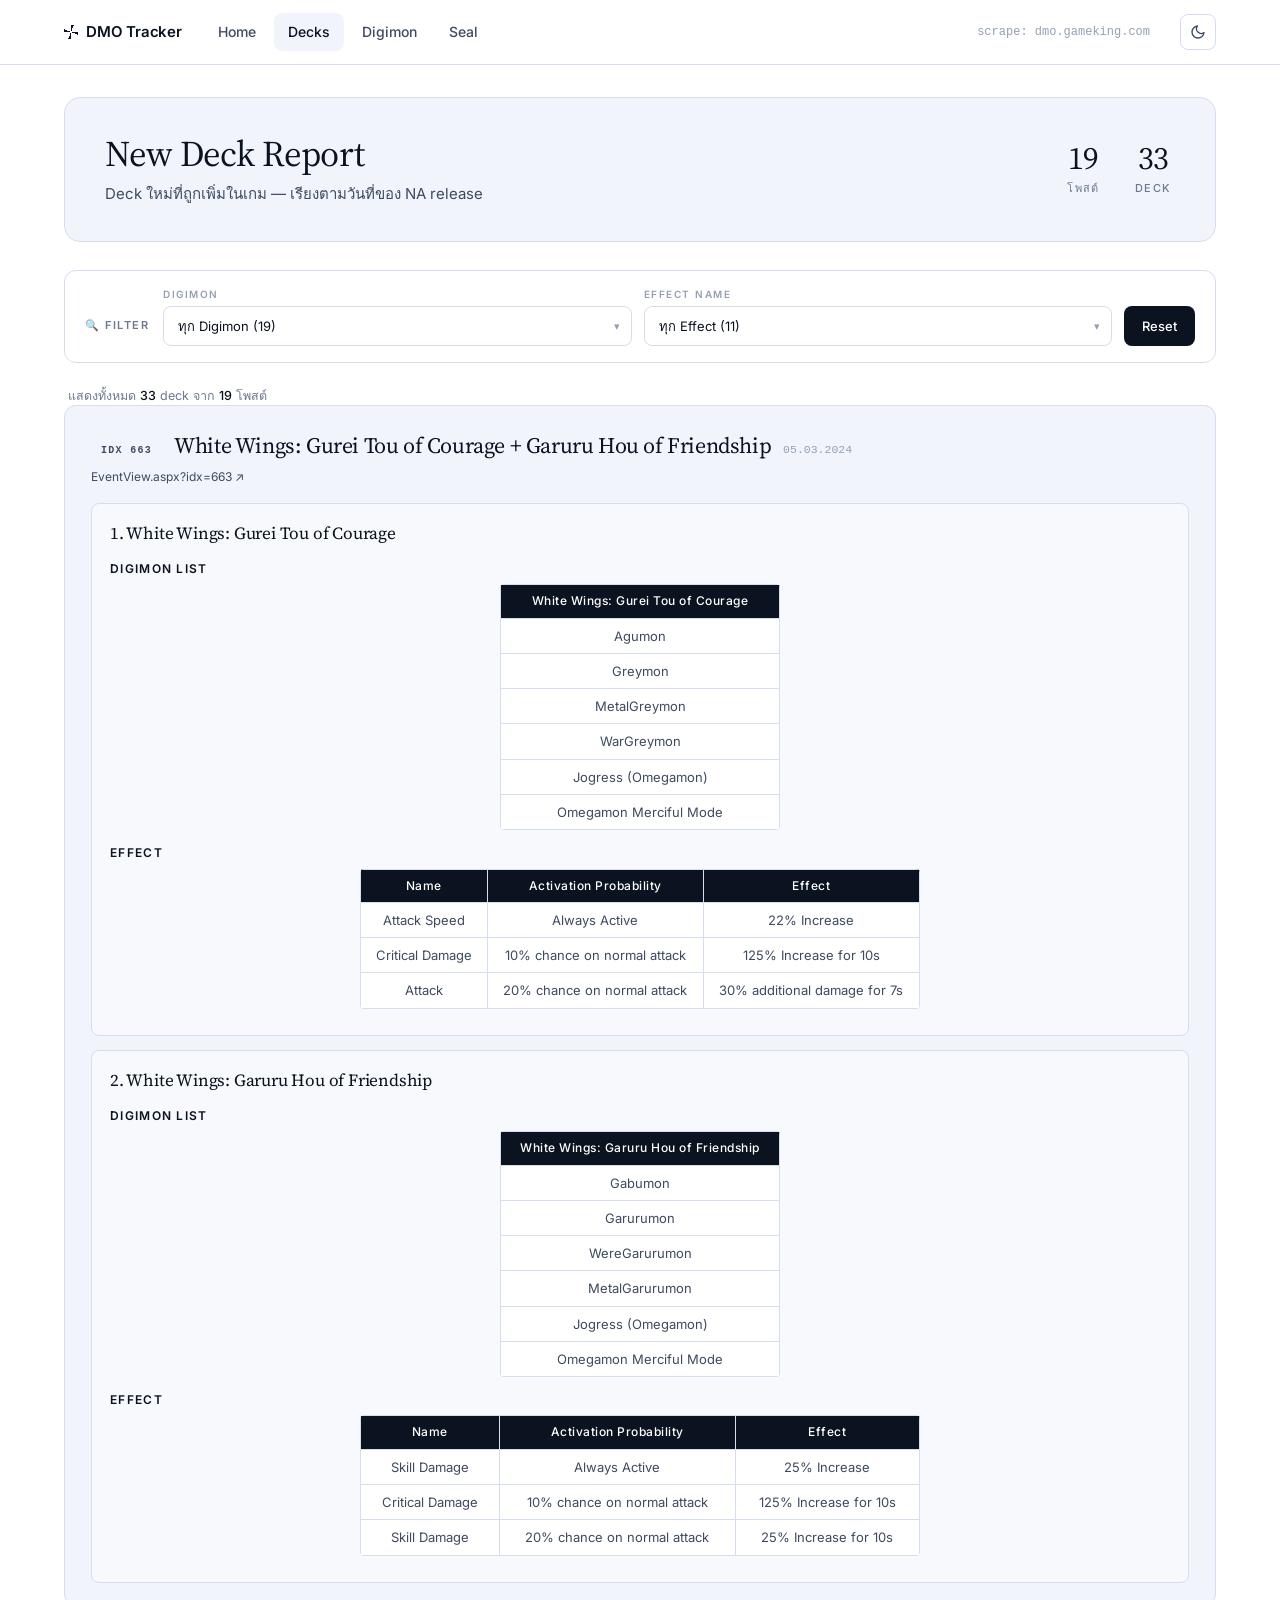
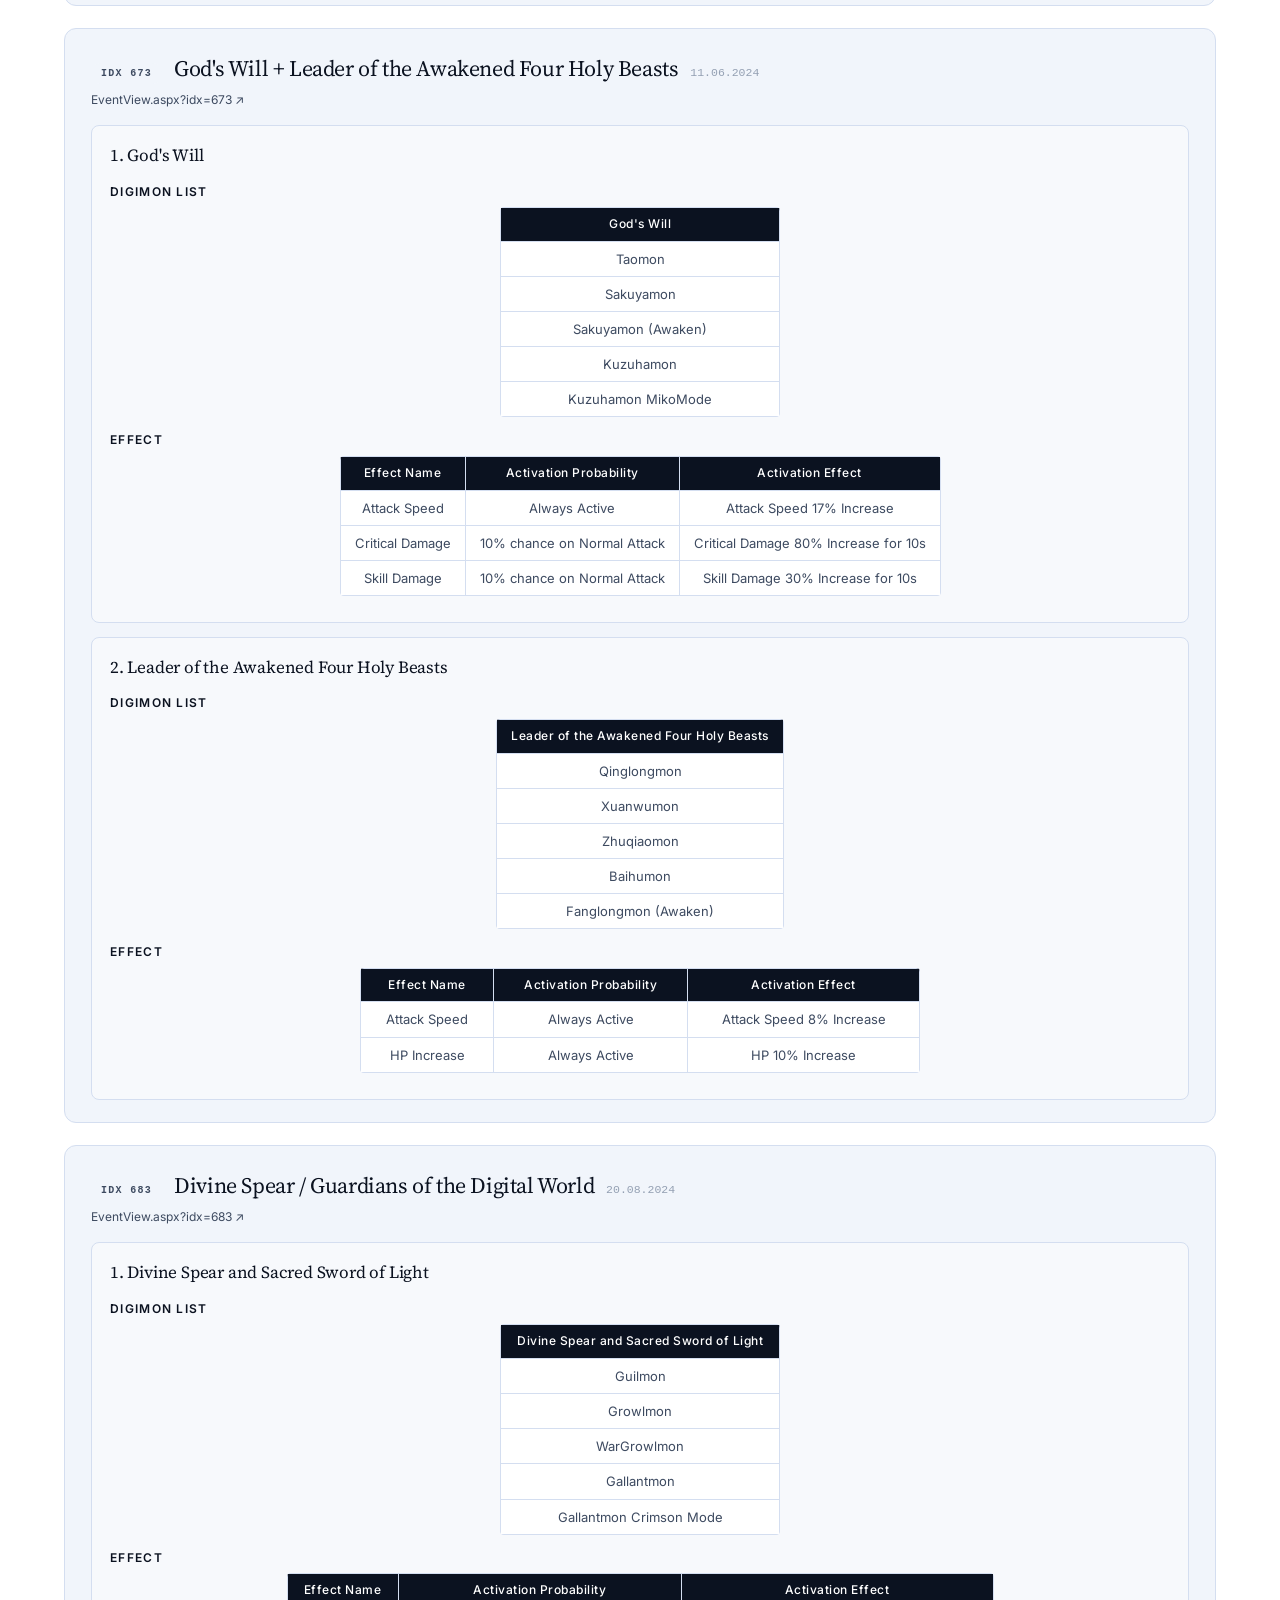
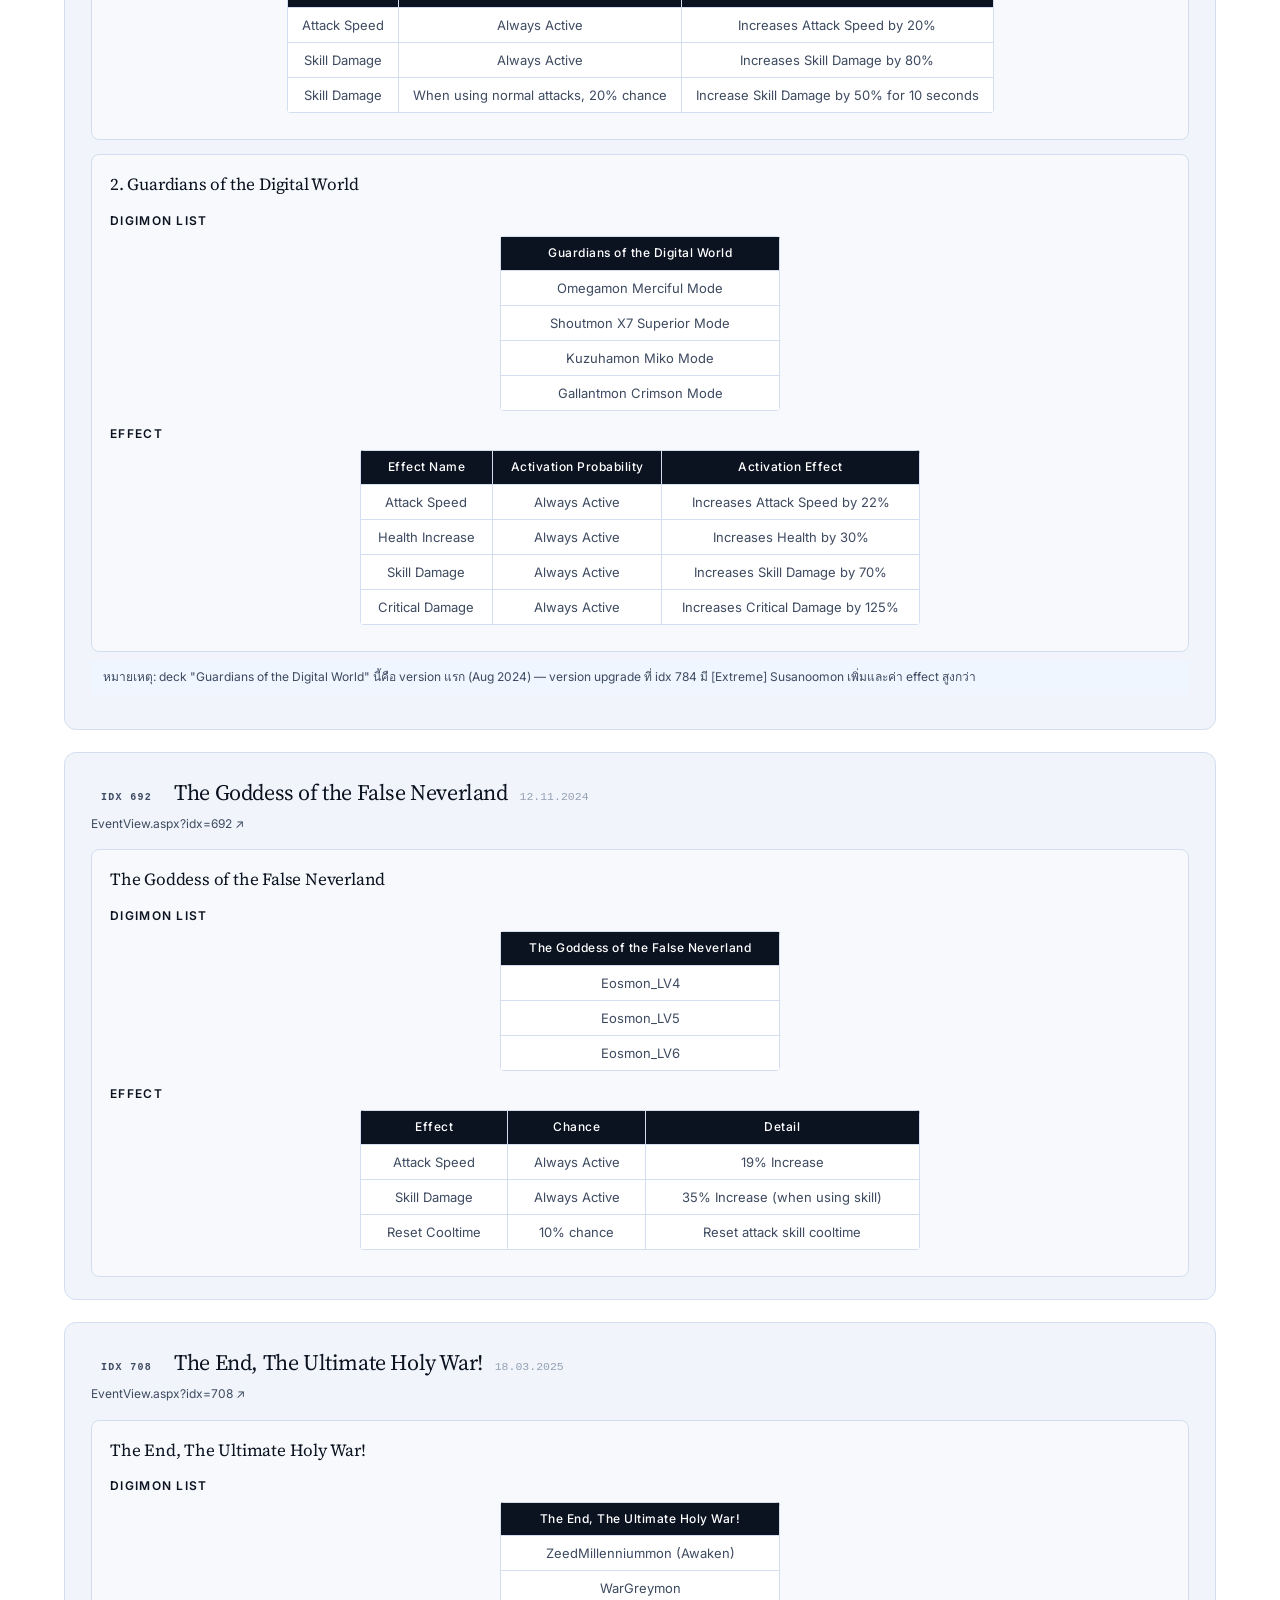
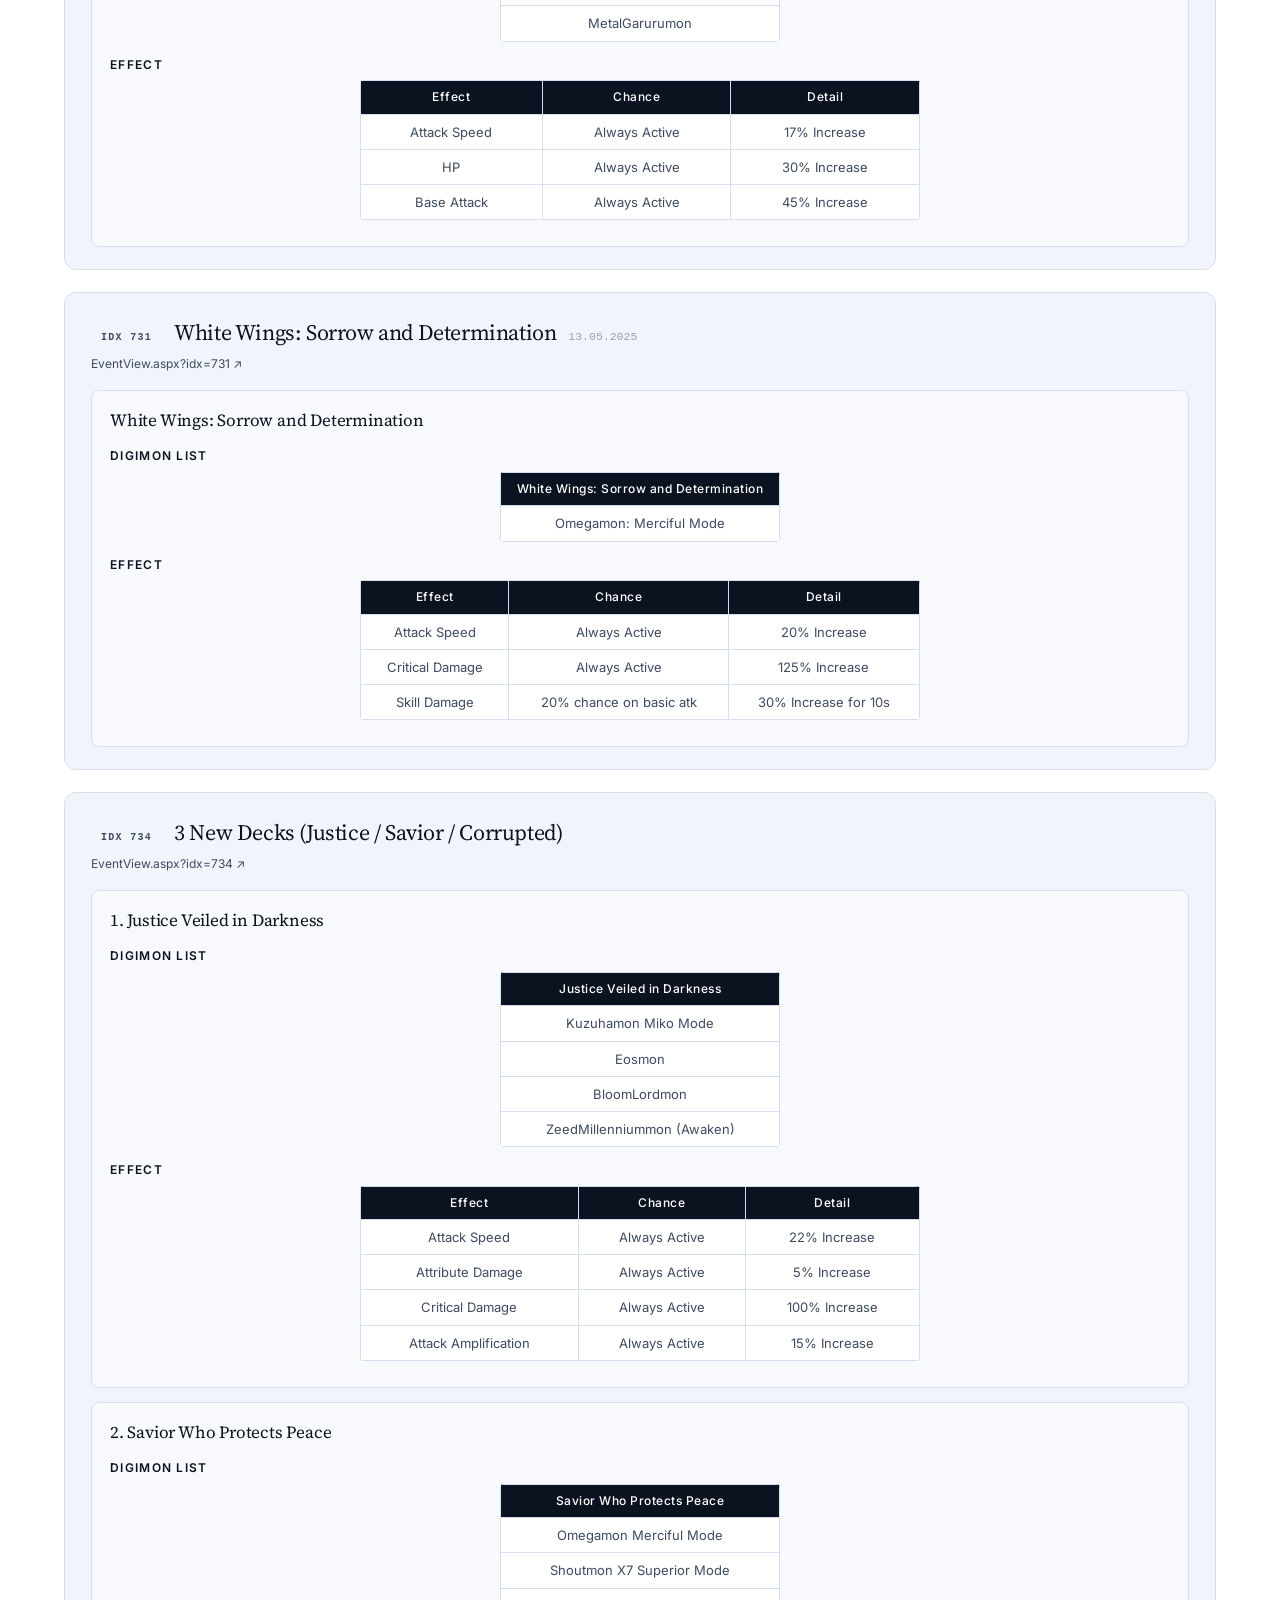
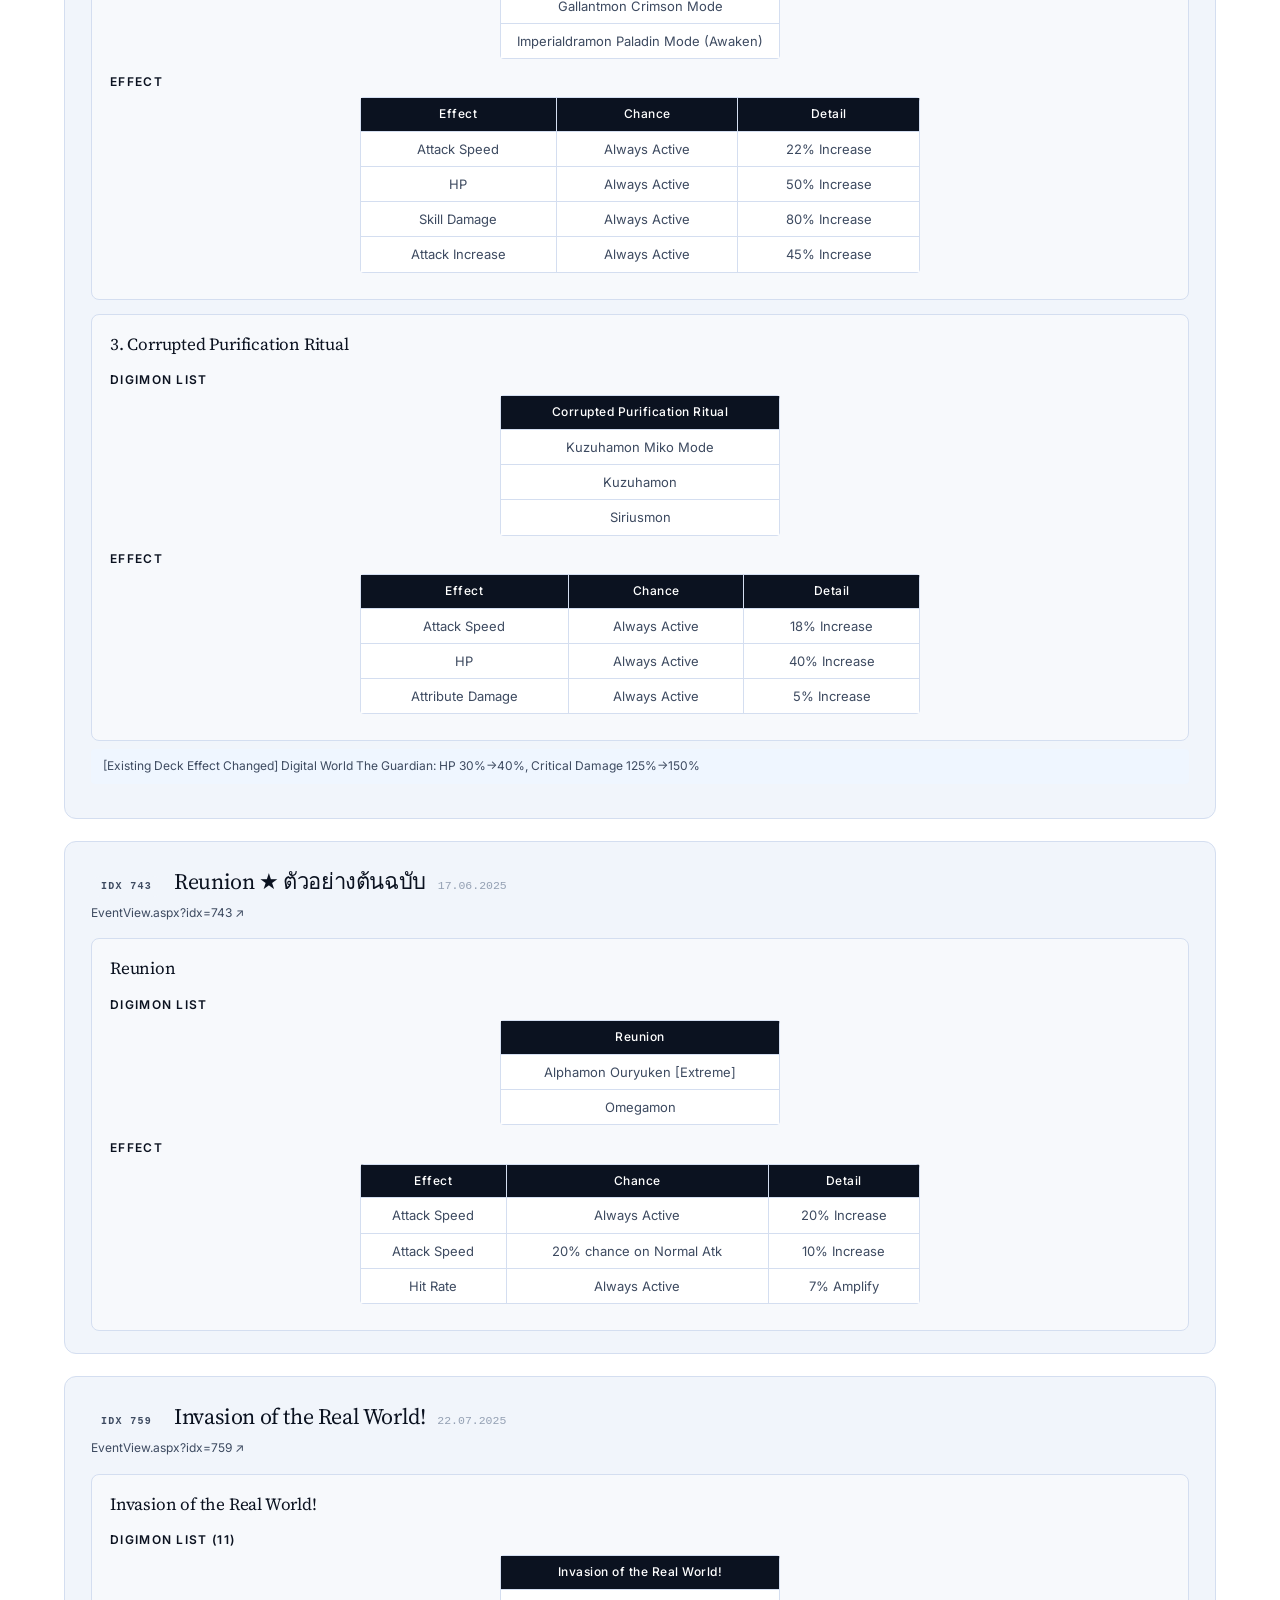
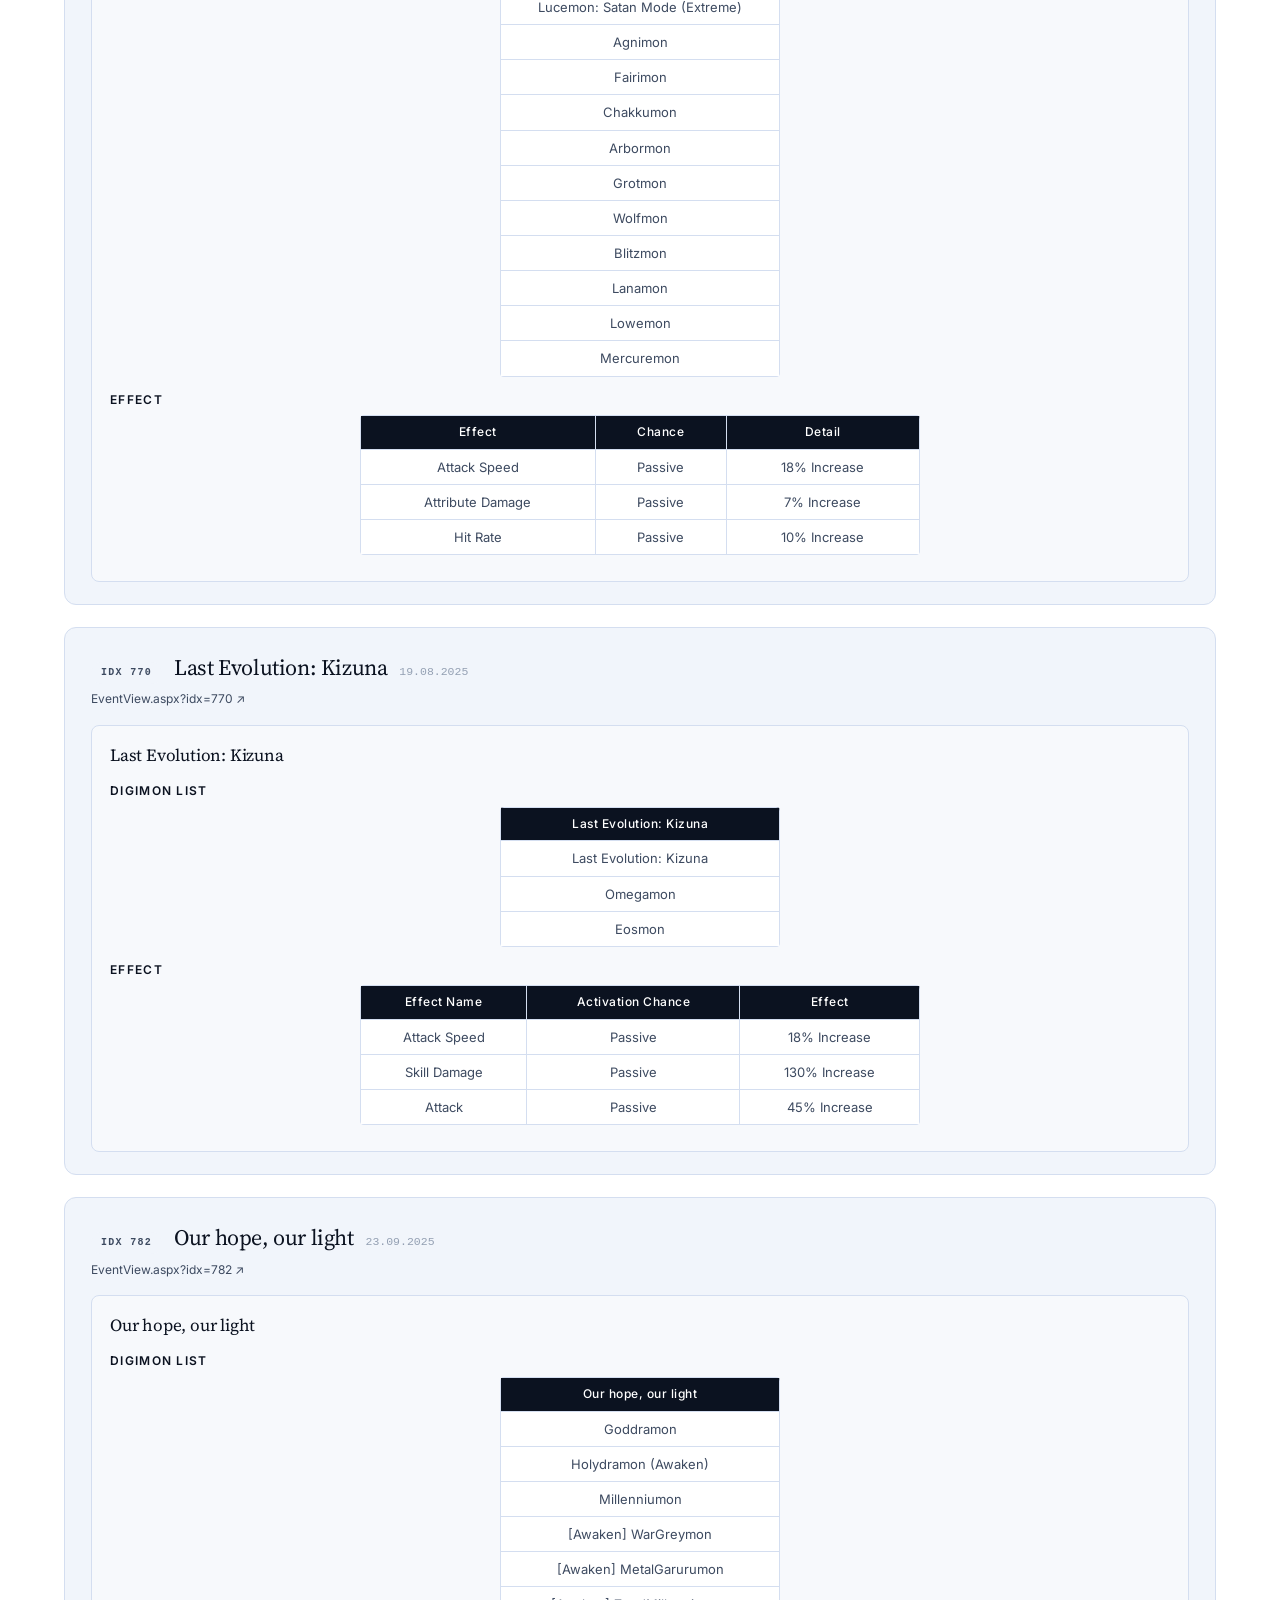
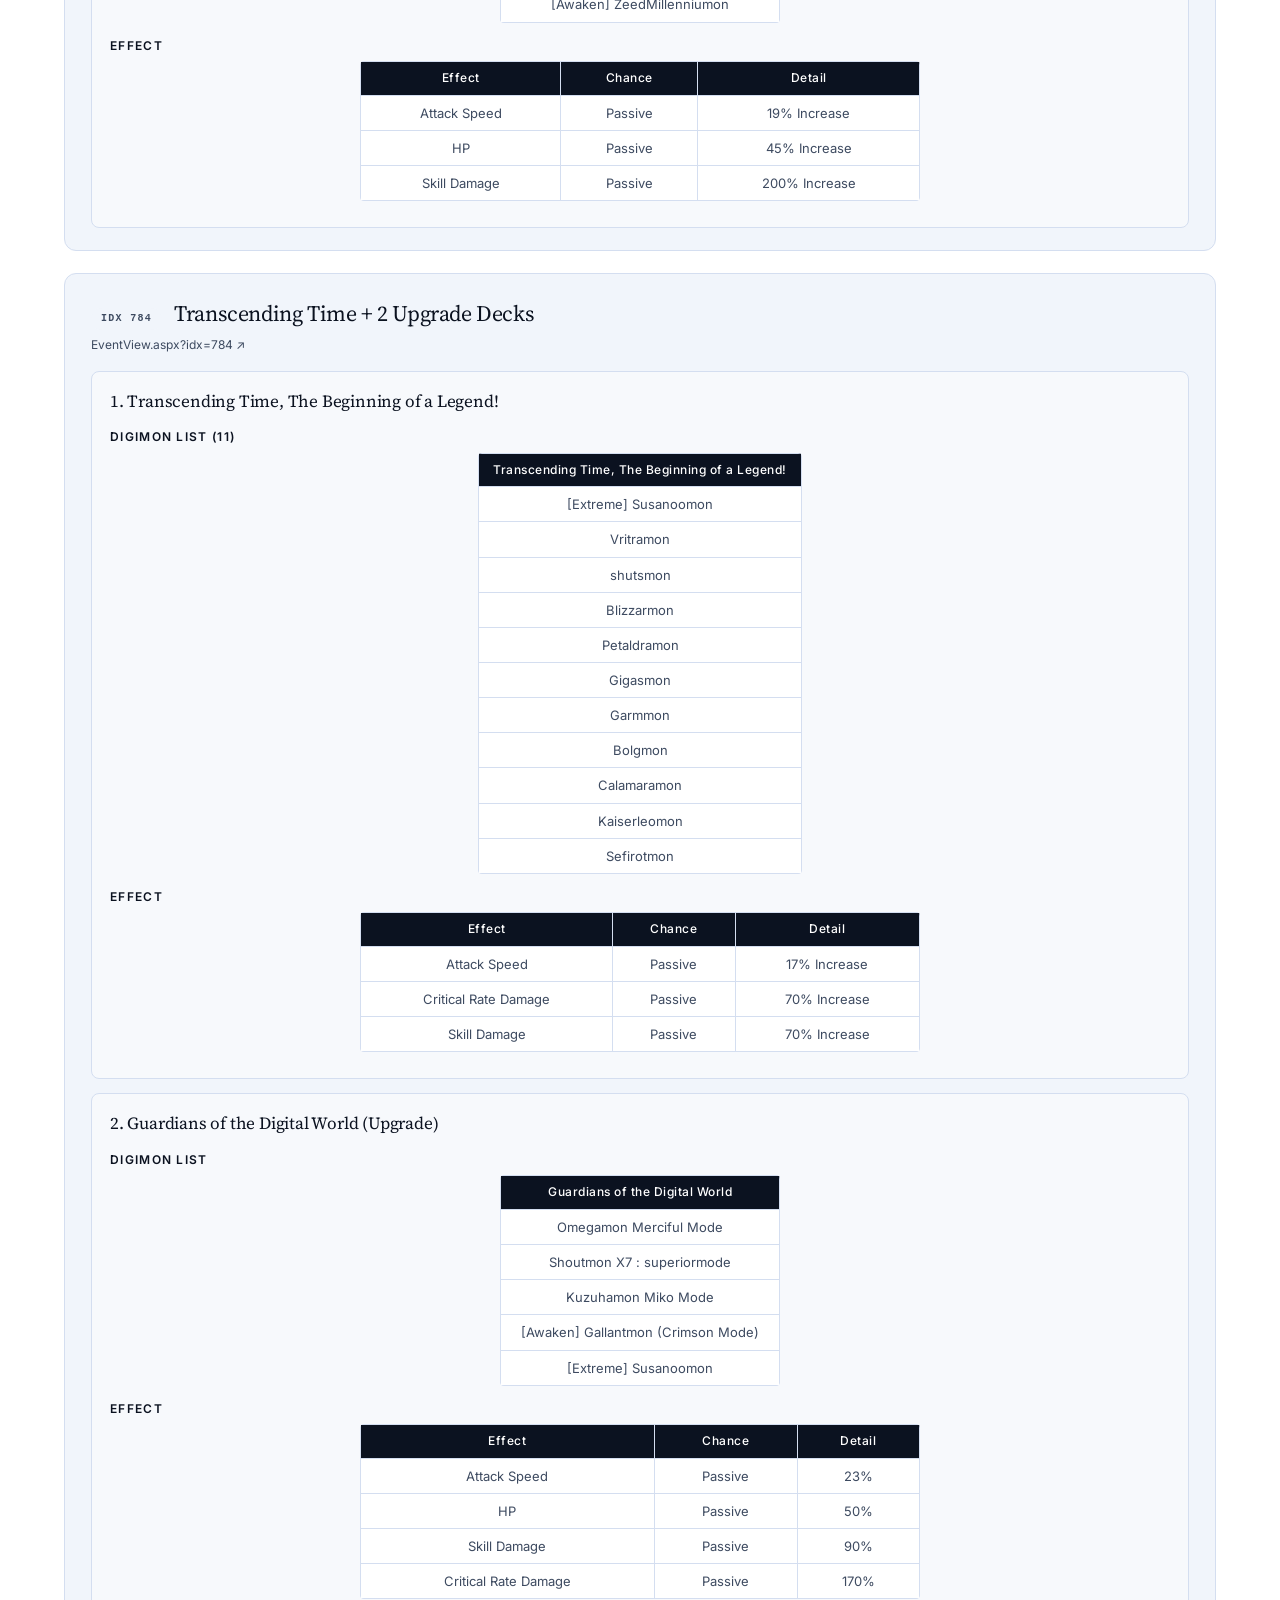
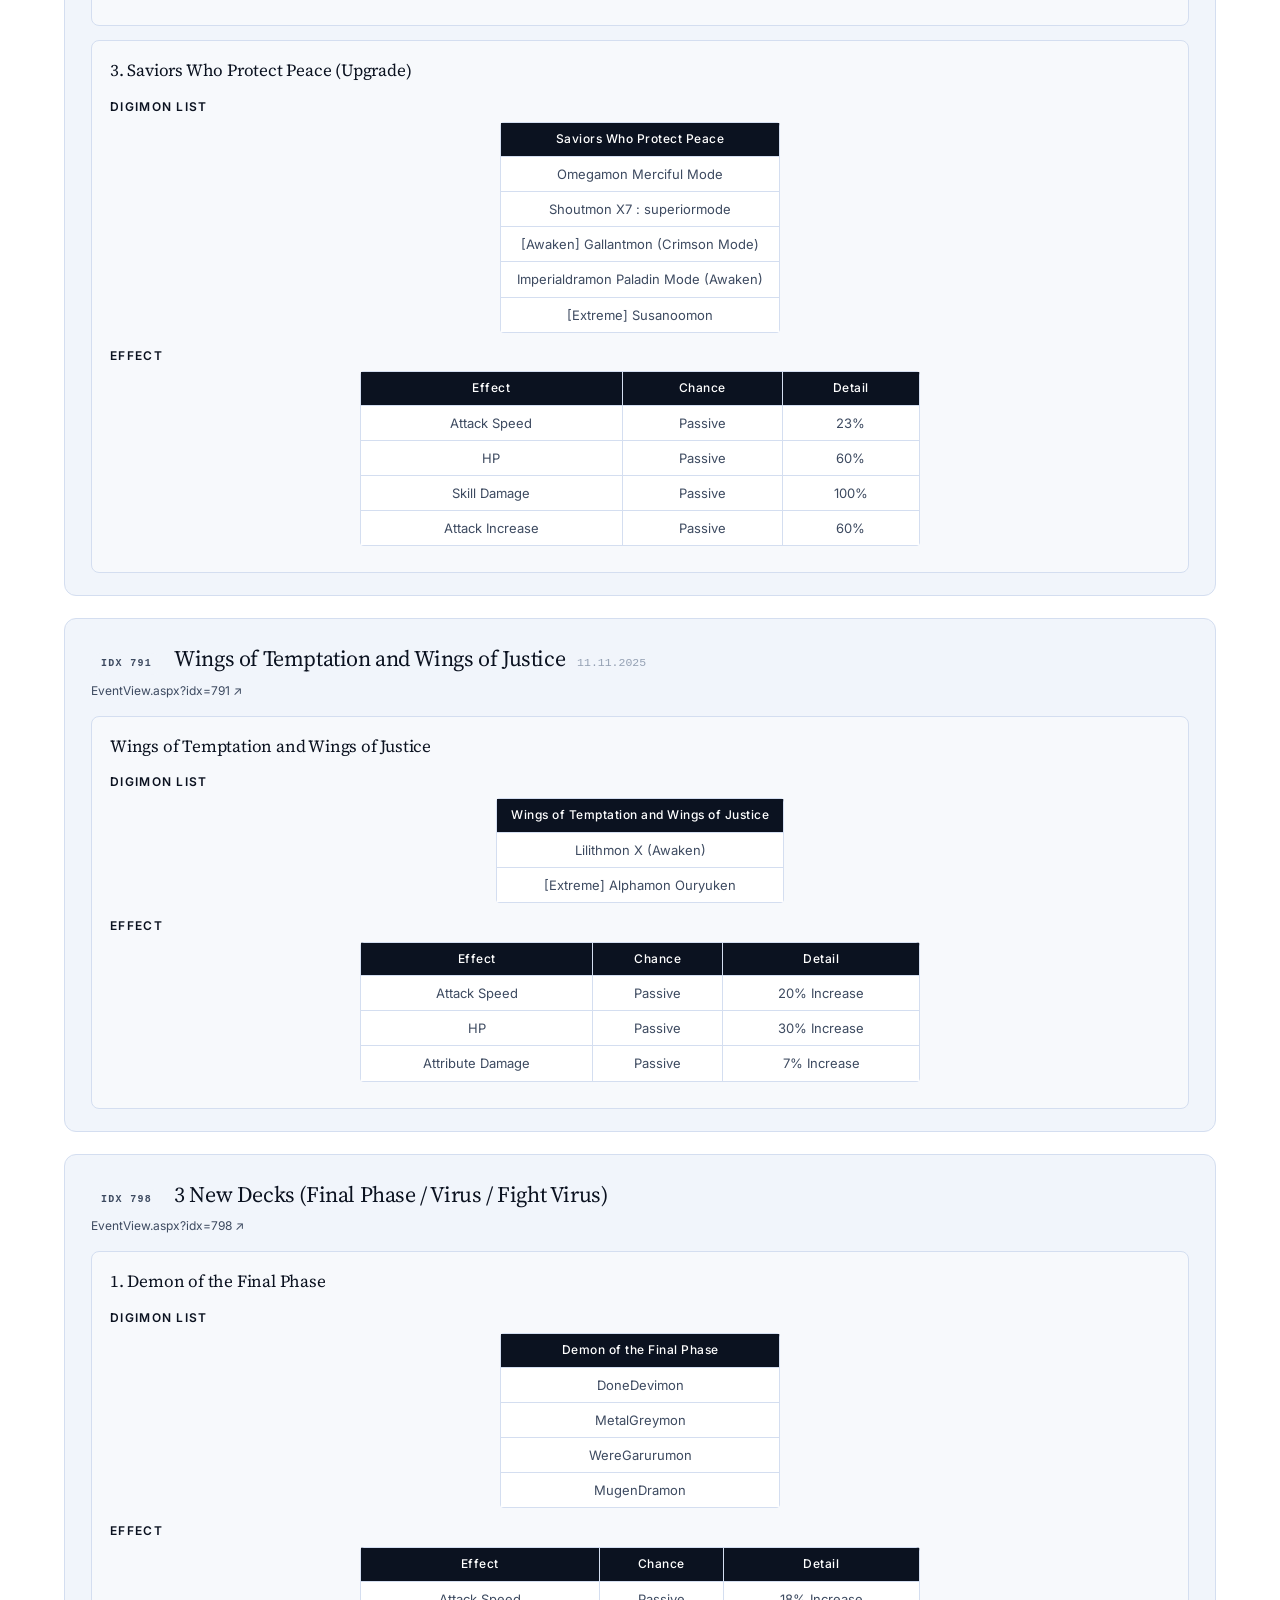
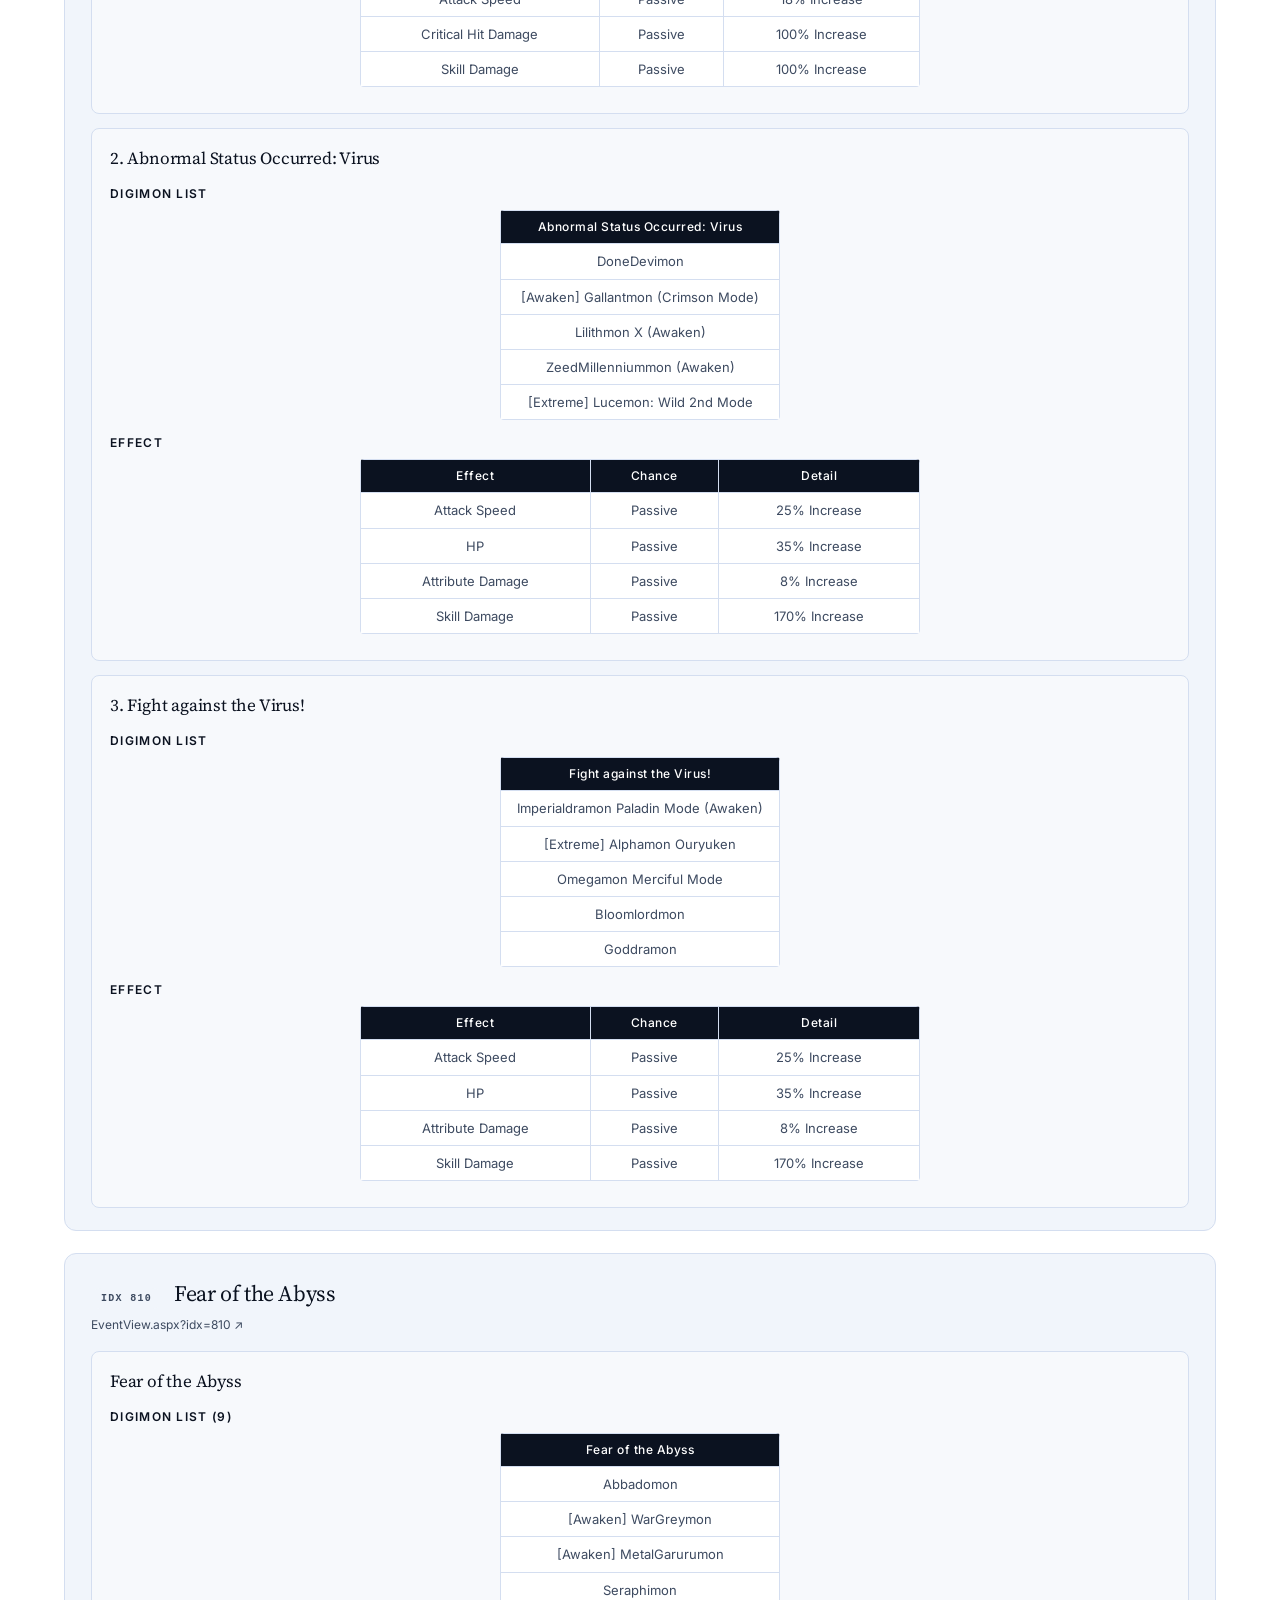
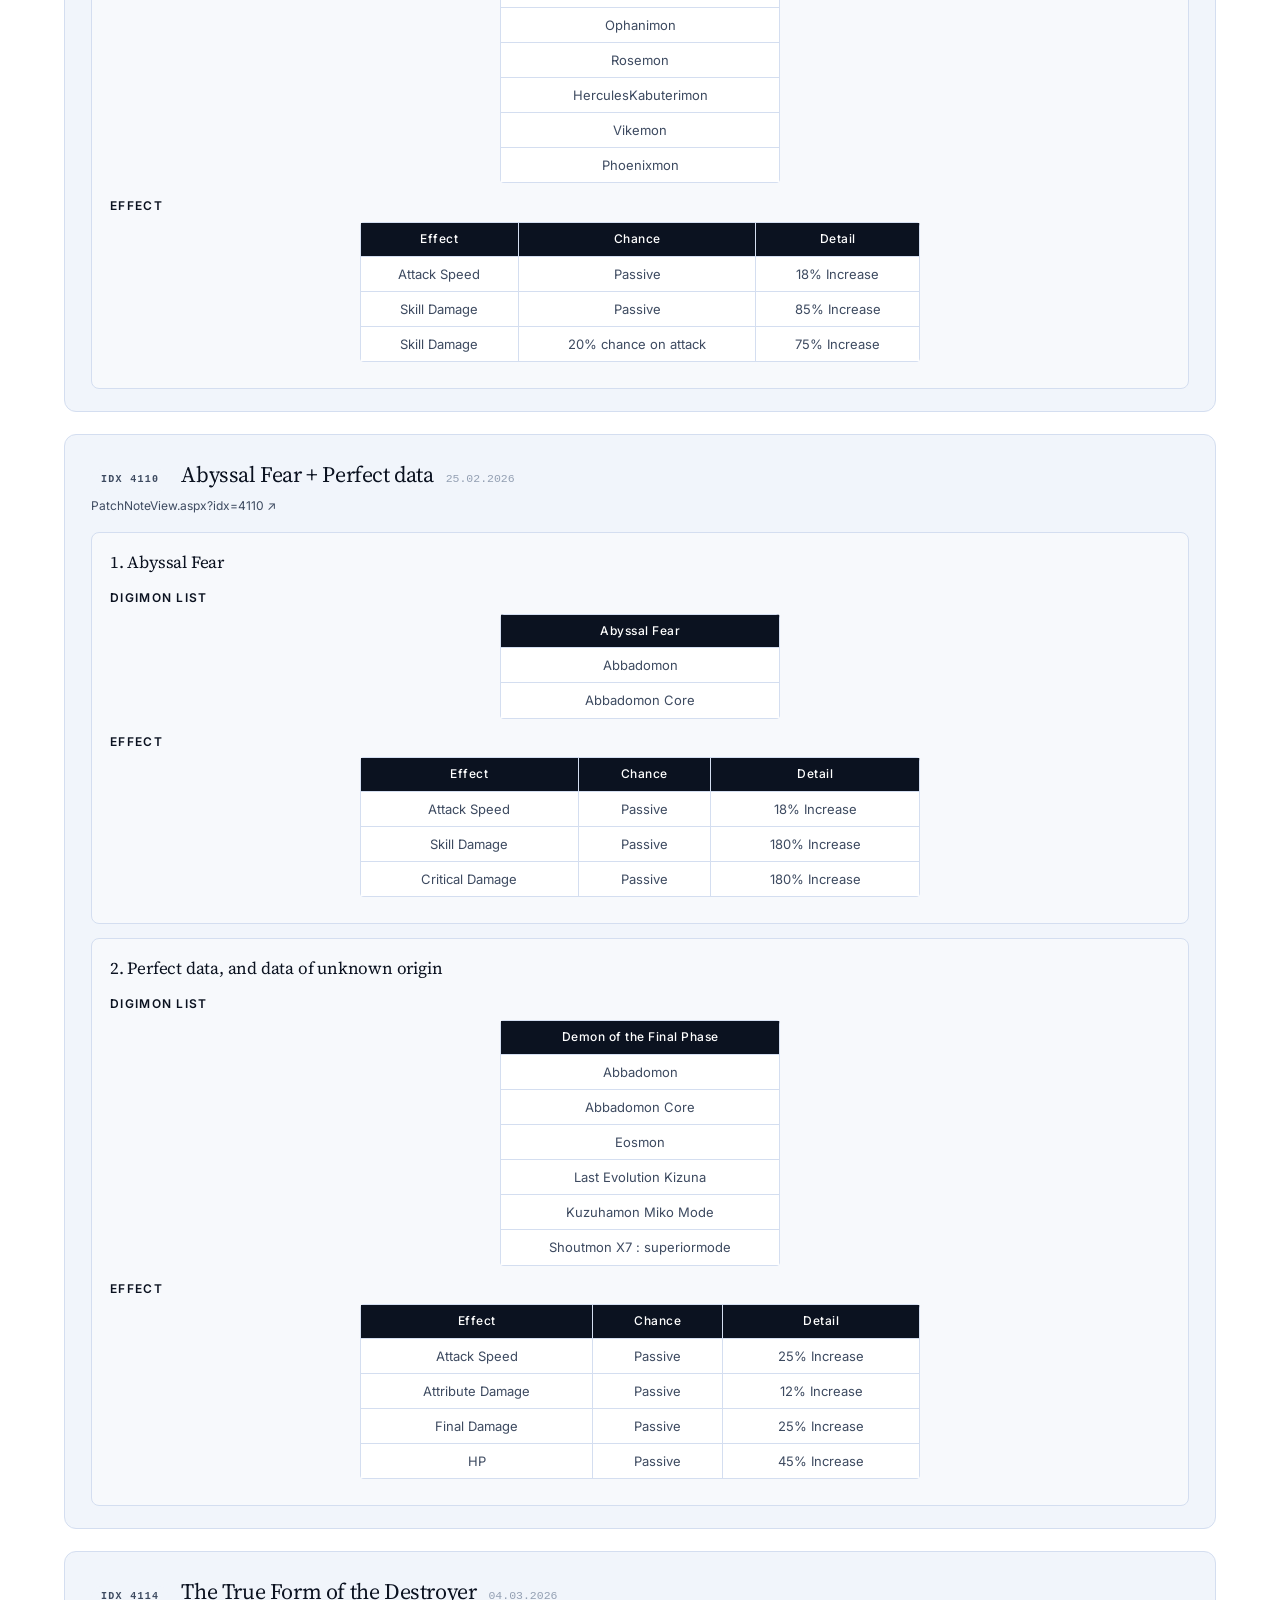
<file: docs/decks.html>
<!DOCTYPE html>
<html lang="th">
<head>
<meta charset="UTF-8">
<title>DMO Decks — Activity Feed</title>
<script src="js/theme.js"></script>
<link rel="stylesheet" href="css/site.css">
<style>
  /* Decks-only overrides — shared theme comes from css/site.css */

  .post {
    background: var(--surface-card); border-radius: var(--radius-lg);
    border: 1px solid var(--hairline);
    padding: 22px 26px; margin-bottom: 22px;
    transition: border-color 0.15s;
  }
  .post:hover { border-color: var(--card-hover-border); }
  .post-header {
    display: flex; align-items: baseline; gap: 12px; flex-wrap: wrap;
    margin-bottom: 6px;
  }
  .post-header .idx-badge {
    background: var(--surface-card); color: var(--body);
    padding: 3px 10px; border-radius: 9999px;
    font-size: 10px; font-weight: 600; letter-spacing: 1.3px;
    text-transform: uppercase;
    font-family: "JetBrains Mono", monospace;
  }
  .post-header h2 {
    color: var(--ink); margin: 0; font-weight: 400;
    font-size: 22px; letter-spacing: -0.4px;
    font-family: var(--display-font);
  }
  .post-header .date {
    color: var(--muted-soft); font-size: 11.5px;
    font-family: "JetBrains Mono", monospace;
    font-variant-numeric: tabular-nums;
  }
  .src { font-size: 12px; margin: 0 0 16px 0; color: var(--muted); }
  .src a { color: var(--body); }
  .src a:hover { color: var(--coral); }

  /* Filter bar layout — single horizontal row across full width.
     h3 → dropdowns (flex-grow to fill) → Reset → status (right-aligned). */
  .filter-bar {
    display: flex; align-items: end; gap: 14px; flex-wrap: nowrap;
    padding: 16px 20px;
  }
  .filter-bar h3 {
    margin: 0; color: var(--muted); font-size: 11px;
    text-transform: uppercase; letter-spacing: 1.5px; font-weight: 600;
    flex-shrink: 0; white-space: nowrap; padding-bottom: 12px;
  }
  .filter-row {
    display: grid; grid-template-columns: 1fr 1fr auto;
    gap: 12px; align-items: end; flex: 1 1 auto; min-width: 0;
  }
  .filter-group { display: flex; flex-direction: column; gap: 4px; min-width: 0; align-items: stretch; margin-bottom: 0; }
  .filter-group label {
    font-size: 10px; color: var(--muted-soft);
    text-transform: uppercase; letter-spacing: 1.5px; font-weight: 600;
  }
  @media (max-width: 760px) {
    .filter-bar { flex-direction: column; align-items: stretch; flex-wrap: wrap; }
    .filter-bar h3 { padding-bottom: 0; }
    .filter-row { grid-template-columns: 1fr; }
  }

  /* Custom multi-select with checkboxes — Anthropic palette */
  .ms { position: relative; }
  .ms-button {
    width: 100%; padding: 9px 30px 9px 14px;
    border: 1px solid var(--hairline); border-radius: var(--radius);
    background: var(--canvas); color: var(--ink);
    font-size: 13px; cursor: pointer; text-align: left; height: 40px;
    transition: border-color 0.15s, background 0.15s;
    font-family: inherit;
  }
  .ms-button::after {
    content: "▾"; position: absolute; right: 12px; top: 50%;
    transform: translateY(-50%); color: var(--muted-soft); font-size: 11px;
    pointer-events: none;
  }
  .ms-button:hover, .ms-button.is-open { border-color: var(--coral); }
  .ms-button.has-filter { background: var(--coral); color: var(--on-primary); border-color: var(--coral); font-weight: 500; }
  .ms-button.has-filter::after { color: var(--on-primary); }
  .ms-panel {
    position: absolute; top: calc(100% + 4px); left: 0;
    min-width: 100%; width: max-content; max-width: 380px;
    background: var(--canvas); border: 1px solid var(--hairline);
    border-radius: var(--radius);
    box-shadow: var(--shadow-lg);
    z-index: 50; max-height: 320px; overflow-y: auto;
    padding: 6px;
  }
  .ms-option {
    display: flex; align-items: center; gap: 10px;
    padding: 7px 10px; border-radius: var(--radius-xs); font-size: 13px;
    cursor: pointer; user-select: none; line-height: 1.3;
    color: var(--body); white-space: nowrap;
  }
  .ms-option:hover { background: var(--surface-card); color: var(--ink); }
  .ms-option input { margin: 0; accent-color: var(--coral); flex-shrink: 0; cursor: pointer; }
  .ms-option.is-all {
    font-weight: 600; color: var(--ink);
    border-bottom: 1px solid var(--hairline);
    margin: 0 0 4px; padding: 9px 10px;
    border-radius: var(--radius-xs) var(--radius-xs) 0 0;
    background: var(--surface-soft);
  }
  .filter-btn {
    padding: 0 18px; height: 40px;
    background: var(--ink); color: var(--on-dark);
    border: none; border-radius: var(--radius);
    font-size: 13px; font-weight: 500; cursor: pointer;
    transition: background 0.15s;
    font-family: inherit;
  }
  .filter-btn:hover { background: var(--coral); }
  .filter-status {
    font-size: 12.5px; color: var(--muted);
    line-height: 1.4;
    text-align: left; white-space: normal;
    margin: 10px 0 0; padding: 0 4px;
  }
  .filter-status b { color: var(--ink); font-weight: 500; }
  .deck.hidden, .post.hidden { display: none; }
  .deck.match { border-color: var(--coral); border-width: 2px; padding: 15px 17px; }
  .post mark {
    background: var(--amber); color: var(--ink);
    padding: 0 4px; border-radius: 3px;
  }
</style>
</head>
<body>

<header class="site-nav">
  <div class="site-nav-inner">
    <a class="brand" href="./"><span class="dot"></span>DMO Tracker</a>
    <nav>
      <a href="./">Home</a>
      <a href="decks.html" class="is-active">Decks</a>
      <a href="digimon.html">Digimon</a>
      <a href="seals.html">Seal</a>
    </nav>
    <span class="nav-meta">scrape: dmo.gameking.com</span>
  </div>
</header>

<main class="page">

<section>
  <div class="hero">
    <div>
      <h1>New Deck Report</h1>
      <p class="lead">Deck ใหม่ที่ถูกเพิ่มในเกม — เรียงตามวันที่ของ NA release</p>
    </div>
    <div class="hero-stats">
      <div class="hero-stat"><div class="num">19</div><div class="lbl">โพสต์</div></div>
      <div class="hero-stat"><div class="num">33</div><div class="lbl">deck</div></div>
    </div>
  </div>

  <!-- ===== Filter bar ===== -->
  <div class="filter-bar">
    <h3>🔍 Filter</h3>
    <div class="filter-row">
      <div class="filter-group">
        <label for="f-digimon">Digimon</label>
        <select id="f-digimon" multiple hidden></select>
      </div>
      <div class="filter-group">
        <label for="f-effect">Effect Name</label>
        <select id="f-effect" multiple hidden></select>
      </div>
      <button class="filter-btn" id="f-reset" title="ล้างฟิลเตอร์">Reset</button>
    </div>
  </div>
  <div class="filter-status" id="f-status">แสดงทั้งหมด <b id="f-count">33</b> deck จาก <b>19</b> โพสต์</div>

  <!-- ============ 663 ============ -->
  <section class="post" id="e663">
    <div class="post-header">
      <span class="idx-badge">idx 663</span>
      <h2>White Wings: Gurei Tou of Courage + Garuru Hou of Friendship</h2>
      <span class="date">05.03.2024</span>
    </div>
    <p class="src"><a href="https://dmo.gameking.com/news/EventView.aspx?idx=663" target="_blank">EventView.aspx?idx=663 ↗</a></p>

    <div class="deck">
      <div class="deck-name">1. White Wings: Gurei Tou of Courage</div>
      <div class="deck-body">
        <div>
          <p class="gk-label">Digimon List</p>
          <table class="gk-table digimon-table"><tr><th>White Wings: Gurei Tou of Courage</th></tr>
          <tr><td>Agumon</td></tr><tr><td>Greymon</td></tr><tr><td>MetalGreymon</td></tr>
          <tr><td>WarGreymon</td></tr><tr><td>Jogress (Omegamon)</td></tr><tr><td>Omegamon Merciful Mode</td></tr></table>
        </div>
        <div>
          <p class="gk-label">Effect</p>
          <table class="gk-table effect-table">
          <tr><th>Name</th><th>Activation Probability</th><th>Effect</th></tr>
          <tr><td>Attack Speed</td><td>Always Active</td><td>22% Increase</td></tr>
          <tr><td>Critical Damage</td><td>10% chance on normal attack</td><td>125% Increase for 10s</td></tr>
          <tr><td>Attack</td><td>20% chance on normal attack</td><td>30% additional damage for 7s</td></tr>
          </table>
        </div>
      </div>
    </div>

    <div class="deck">
      <div class="deck-name">2. White Wings: Garuru Hou of Friendship</div>
      <div class="deck-body">
        <div>
          <p class="gk-label">Digimon List</p>
          <table class="gk-table digimon-table"><tr><th>White Wings: Garuru Hou of Friendship</th></tr>
          <tr><td>Gabumon</td></tr><tr><td>Garurumon</td></tr><tr><td>WereGarurumon</td></tr>
          <tr><td>MetalGarurumon</td></tr><tr><td>Jogress (Omegamon)</td></tr><tr><td>Omegamon Merciful Mode</td></tr></table>
        </div>
        <div>
          <p class="gk-label">Effect</p>
          <table class="gk-table effect-table">
          <tr><th>Name</th><th>Activation Probability</th><th>Effect</th></tr>
          <tr><td>Skill Damage</td><td>Always Active</td><td>25% Increase</td></tr>
          <tr><td>Critical Damage</td><td>10% chance on normal attack</td><td>125% Increase for 10s</td></tr>
          <tr><td>Skill Damage</td><td>20% chance on normal attack</td><td>25% Increase for 10s</td></tr>
          </table>
        </div>
      </div>
    </div>
  </section>

  <!-- ============ 673 ============ -->
  <section class="post" id="e673">
    <div class="post-header">
      <span class="idx-badge">idx 673</span>
      <h2>God's Will + Leader of the Awakened Four Holy Beasts</h2>
      <span class="date">11.06.2024</span>
    </div>
    <p class="src"><a href="https://dmo.gameking.com/news/EventView.aspx?idx=673" target="_blank">EventView.aspx?idx=673 ↗</a></p>

    <div class="deck">
      <div class="deck-name">1. God's Will</div>
      <div class="deck-body">
        <div>
          <p class="gk-label">Digimon List</p>
          <table class="gk-table digimon-table"><tr><th>God's Will</th></tr>
          <tr><td>Taomon</td></tr><tr><td>Sakuyamon</td></tr><tr><td>Sakuyamon (Awaken)</td></tr>
          <tr><td>Kuzuhamon</td></tr><tr><td>Kuzuhamon MikoMode</td></tr></table>
        </div>
        <div>
          <p class="gk-label">Effect</p>
          <table class="gk-table effect-table">
          <tr><th>Effect Name</th><th>Activation Probability</th><th>Activation Effect</th></tr>
          <tr><td>Attack Speed</td><td>Always Active</td><td>Attack Speed 17% Increase</td></tr>
          <tr><td>Critical Damage</td><td>10% chance on Normal Attack</td><td>Critical Damage 80% Increase for 10s</td></tr>
          <tr><td>Skill Damage</td><td>10% chance on Normal Attack</td><td>Skill Damage 30% Increase for 10s</td></tr>
          </table>
        </div>
      </div>
    </div>

    <div class="deck">
      <div class="deck-name">2. Leader of the Awakened Four Holy Beasts</div>
      <div class="deck-body">
        <div>
          <p class="gk-label">Digimon List</p>
          <table class="gk-table digimon-table"><tr><th>Leader of the Awakened Four Holy Beasts</th></tr>
          <tr><td>Qinglongmon</td></tr><tr><td>Xuanwumon</td></tr><tr><td>Zhuqiaomon</td></tr>
          <tr><td>Baihumon</td></tr><tr><td>Fanglongmon (Awaken)</td></tr></table>
        </div>
        <div>
          <p class="gk-label">Effect</p>
          <table class="gk-table effect-table">
          <tr><th>Effect Name</th><th>Activation Probability</th><th>Activation Effect</th></tr>
          <tr><td>Attack Speed</td><td>Always Active</td><td>Attack Speed 8% Increase</td></tr>
          <tr><td>HP Increase</td><td>Always Active</td><td>HP 10% Increase</td></tr>
          </table>
        </div>
      </div>
    </div>
  </section>

  <!-- ============ 683 ============ -->
  <section class="post" id="e683">
    <div class="post-header">
      <span class="idx-badge">idx 683</span>
      <h2>Divine Spear / Guardians of the Digital World</h2>
      <span class="date">20.08.2024</span>
    </div>
    <p class="src"><a href="https://dmo.gameking.com/news/EventView.aspx?idx=683" target="_blank">EventView.aspx?idx=683 ↗</a></p>

    <div class="deck">
      <div class="deck-name">1. Divine Spear and Sacred Sword of Light</div>
      <div class="deck-body">
        <div>
          <p class="gk-label">Digimon List</p>
          <table class="gk-table digimon-table"><tr><th>Divine Spear and Sacred Sword of Light</th></tr>
          <tr><td>Guilmon</td></tr><tr><td>Growlmon</td></tr><tr><td>WarGrowlmon</td></tr>
          <tr><td>Gallantmon</td></tr><tr><td>Gallantmon Crimson Mode</td></tr></table>
        </div>
        <div>
          <p class="gk-label">Effect</p>
          <table class="gk-table effect-table">
          <tr><th>Effect Name</th><th>Activation Probability</th><th>Activation Effect</th></tr>
          <tr><td>Attack Speed</td><td>Always Active</td><td>Increases Attack Speed by 20%</td></tr>
          <tr><td>Skill Damage</td><td>Always Active</td><td>Increases Skill Damage by 80%</td></tr>
          <tr><td>Skill Damage</td><td>When using normal attacks, 20% chance</td><td>Increase Skill Damage by 50% for 10 seconds</td></tr>
          </table>
        </div>
      </div>
    </div>

    <div class="deck">
      <div class="deck-name">2. Guardians of the Digital World</div>
      <div class="deck-body">
        <div>
          <p class="gk-label">Digimon List</p>
          <table class="gk-table digimon-table"><tr><th>Guardians of the Digital World</th></tr>
          <tr><td>Omegamon Merciful Mode</td></tr><tr><td>Shoutmon X7 Superior Mode</td></tr>
          <tr><td>Kuzuhamon Miko Mode</td></tr><tr><td>Gallantmon Crimson Mode</td></tr></table>
        </div>
        <div>
          <p class="gk-label">Effect</p>
          <table class="gk-table effect-table">
          <tr><th>Effect Name</th><th>Activation Probability</th><th>Activation Effect</th></tr>
          <tr><td>Attack Speed</td><td>Always Active</td><td>Increases Attack Speed by 22%</td></tr>
          <tr><td>Health Increase</td><td>Always Active</td><td>Increases Health by 30%</td></tr>
          <tr><td>Skill Damage</td><td>Always Active</td><td>Increases Skill Damage by 70%</td></tr>
          <tr><td>Critical Damage</td><td>Always Active</td><td>Increases Critical Damage by 125%</td></tr>
          </table>
        </div>
      </div>
    </div>
    <p class="note">หมายเหตุ: deck "Guardians of the Digital World" นี้คือ version แรก (Aug 2024) — version upgrade ที่ idx 784 มี [Extreme] Susanoomon เพิ่มและค่า effect สูงกว่า</p>
  </section>

  <!-- ============ 692 ============ -->
  <section class="post" id="e692">
    <div class="post-header">
      <span class="idx-badge">idx 692</span>
      <h2>The Goddess of the False Neverland</h2>
      <span class="date">12.11.2024</span>
    </div>
    <p class="src"><a href="https://dmo.gameking.com/news/EventView.aspx?idx=692" target="_blank">EventView.aspx?idx=692 ↗</a></p>

    <div class="deck">
      <div class="deck-name">The Goddess of the False Neverland</div>
      <div class="deck-body">
        <div>
          <p class="gk-label">Digimon List</p>
          <table class="gk-table digimon-table"><tr><th>The Goddess of the False Neverland</th></tr>
          <tr><td>Eosmon_LV4</td></tr><tr><td>Eosmon_LV5</td></tr><tr><td>Eosmon_LV6</td></tr></table>
        </div>
        <div>
          <p class="gk-label">Effect</p>
          <table class="gk-table effect-table">
          <tr><th>Effect</th><th>Chance</th><th>Detail</th></tr>
          <tr><td>Attack Speed</td><td>Always Active</td><td>19% Increase</td></tr>
          <tr><td>Skill Damage</td><td>Always Active</td><td>35% Increase (when using skill)</td></tr>
          <tr><td>Reset Cooltime</td><td>10% chance</td><td>Reset attack skill cooltime</td></tr>
          </table>
        </div>
      </div>
    </div>
  </section>

  <!-- ============ 708 ============ -->
  <section class="post" id="e708">
    <div class="post-header">
      <span class="idx-badge">idx 708</span>
      <h2>The End, The Ultimate Holy War!</h2>
      <span class="date">18.03.2025</span>
    </div>
    <p class="src"><a href="https://dmo.gameking.com/news/EventView.aspx?idx=708" target="_blank">EventView.aspx?idx=708 ↗</a></p>

    <div class="deck">
      <div class="deck-name">The End, The Ultimate Holy War!</div>
      <div class="deck-body">
        <div>
          <p class="gk-label">Digimon List</p>
          <table class="gk-table digimon-table"><tr><th>The End, The Ultimate Holy War!</th></tr>
          <tr><td>ZeedMillenniummon (Awaken)</td></tr><tr><td>WarGreymon</td></tr><tr><td>MetalGarurumon</td></tr></table>
        </div>
        <div>
          <p class="gk-label">Effect</p>
          <table class="gk-table effect-table">
          <tr><th>Effect</th><th>Chance</th><th>Detail</th></tr>
          <tr><td>Attack Speed</td><td>Always Active</td><td>17% Increase</td></tr>
          <tr><td>HP</td><td>Always Active</td><td>30% Increase</td></tr>
          <tr><td>Base Attack</td><td>Always Active</td><td>45% Increase</td></tr>
          </table>
        </div>
      </div>
    </div>
  </section>

  <!-- ============ 731 ============ -->
  <section class="post" id="e731">
    <div class="post-header">
      <span class="idx-badge">idx 731</span>
      <h2>White Wings: Sorrow and Determination</h2>
      <span class="date">13.05.2025</span>
    </div>
    <p class="src"><a href="https://dmo.gameking.com/news/EventView.aspx?idx=731" target="_blank">EventView.aspx?idx=731 ↗</a></p>

    <div class="deck">
      <div class="deck-name">White Wings: Sorrow and Determination</div>
      <div class="deck-body">
        <div>
          <p class="gk-label">Digimon List</p>
          <table class="gk-table digimon-table"><tr><th>White Wings: Sorrow and Determination</th></tr>
          <tr><td>Omegamon: Merciful Mode</td></tr></table>
        </div>
        <div>
          <p class="gk-label">Effect</p>
          <table class="gk-table effect-table">
          <tr><th>Effect</th><th>Chance</th><th>Detail</th></tr>
          <tr><td>Attack Speed</td><td>Always Active</td><td>20% Increase</td></tr>
          <tr><td>Critical Damage</td><td>Always Active</td><td>125% Increase</td></tr>
          <tr><td>Skill Damage</td><td>20% chance on basic atk</td><td>30% Increase for 10s</td></tr>
          </table>
        </div>
      </div>
    </div>
  </section>

  <!-- ============ 734 ============ -->
  <section class="post" id="e734">
    <div class="post-header">
      <span class="idx-badge">idx 734</span>
      <h2>3 New Decks (Justice / Savior / Corrupted)</h2>
    </div>
    <p class="src"><a href="https://dmo.gameking.com/news/EventView.aspx?idx=734" target="_blank">EventView.aspx?idx=734 ↗</a></p>

    <div class="deck">
      <div class="deck-name">1. Justice Veiled in Darkness</div>
      <div class="deck-body">
        <div>
          <p class="gk-label">Digimon List</p>
          <table class="gk-table digimon-table"><tr><th>Justice Veiled in Darkness</th></tr>
          <tr><td>Kuzuhamon Miko Mode</td></tr><tr><td>Eosmon</td></tr><tr><td>BloomLordmon</td></tr><tr><td>ZeedMillenniummon (Awaken)</td></tr></table>
        </div>
        <div>
          <p class="gk-label">Effect</p>
          <table class="gk-table effect-table">
          <tr><th>Effect</th><th>Chance</th><th>Detail</th></tr>
          <tr><td>Attack Speed</td><td>Always Active</td><td>22% Increase</td></tr>
          <tr><td>Attribute Damage</td><td>Always Active</td><td>5% Increase</td></tr>
          <tr><td>Critical Damage</td><td>Always Active</td><td>100% Increase</td></tr>
          <tr><td>Attack Amplification</td><td>Always Active</td><td>15% Increase</td></tr>
          </table>
        </div>
      </div>
    </div>

    <div class="deck">
      <div class="deck-name">2. Savior Who Protects Peace</div>
      <div class="deck-body">
        <div>
          <p class="gk-label">Digimon List</p>
          <table class="gk-table digimon-table"><tr><th>Savior Who Protects Peace</th></tr>
          <tr><td>Omegamon Merciful Mode</td></tr><tr><td>Shoutmon X7 Superior Mode</td></tr>
          <tr><td>Gallantmon Crimson Mode</td></tr><tr><td>Imperialdramon Paladin Mode (Awaken)</td></tr></table>
        </div>
        <div>
          <p class="gk-label">Effect</p>
          <table class="gk-table effect-table">
          <tr><th>Effect</th><th>Chance</th><th>Detail</th></tr>
          <tr><td>Attack Speed</td><td>Always Active</td><td>22% Increase</td></tr>
          <tr><td>HP</td><td>Always Active</td><td>50% Increase</td></tr>
          <tr><td>Skill Damage</td><td>Always Active</td><td>80% Increase</td></tr>
          <tr><td>Attack Increase</td><td>Always Active</td><td>45% Increase</td></tr>
          </table>
        </div>
      </div>
    </div>

    <div class="deck">
      <div class="deck-name">3. Corrupted Purification Ritual</div>
      <div class="deck-body">
        <div>
          <p class="gk-label">Digimon List</p>
          <table class="gk-table digimon-table"><tr><th>Corrupted Purification Ritual</th></tr>
          <tr><td>Kuzuhamon Miko Mode</td></tr><tr><td>Kuzuhamon</td></tr><tr><td>Siriusmon</td></tr></table>
        </div>
        <div>
          <p class="gk-label">Effect</p>
          <table class="gk-table effect-table">
          <tr><th>Effect</th><th>Chance</th><th>Detail</th></tr>
          <tr><td>Attack Speed</td><td>Always Active</td><td>18% Increase</td></tr>
          <tr><td>HP</td><td>Always Active</td><td>40% Increase</td></tr>
          <tr><td>Attribute Damage</td><td>Always Active</td><td>5% Increase</td></tr>
          </table>
        </div>
      </div>
    </div>

    <p class="note">[Existing Deck Effect Changed] Digital World The Guardian: HP 30%→40%, Critical Damage 125%→150%</p>
  </section>

  <!-- ============ 743 - REUNION ============ -->
  <section class="post" id="e743">
    <div class="post-header">
      <span class="idx-badge">idx 743</span>
      <h2>Reunion <span class="featured-badge">★ ตัวอย่างต้นฉบับ</span></h2>
      <span class="date">17.06.2025</span>
    </div>
    <p class="src"><a href="https://dmo.gameking.com/news/EventView.aspx?idx=743" target="_blank">EventView.aspx?idx=743 ↗</a></p>

    <div class="deck">
      <div class="deck-name">Reunion</div>
      <div class="deck-body">
        <div>
          <p class="gk-label">Digimon List</p>
          <table class="gk-table digimon-table"><tr><th>Reunion</th></tr>
          <tr><td>Alphamon Ouryuken [Extreme]</td></tr><tr><td>Omegamon</td></tr></table>
        </div>
        <div>
          <p class="gk-label">Effect</p>
          <table class="gk-table effect-table">
          <tr><th>Effect</th><th>Chance</th><th>Detail</th></tr>
          <tr><td>Attack Speed</td><td>Always Active</td><td>20% Increase</td></tr>
          <tr><td>Attack Speed</td><td>20% chance on Normal Atk</td><td>10% Increase</td></tr>
          <tr><td>Hit Rate</td><td>Always Active</td><td>7% Amplify</td></tr>
          </table>
        </div>
      </div>
    </div>
  </section>

  <!-- ============ 759 ============ -->
  <section class="post" id="e759">
    <div class="post-header">
      <span class="idx-badge">idx 759</span>
      <h2>Invasion of the Real World!</h2>
      <span class="date">22.07.2025</span>
    </div>
    <p class="src"><a href="https://dmo.gameking.com/news/EventView.aspx?idx=759" target="_blank">EventView.aspx?idx=759 ↗</a></p>

    <div class="deck">
      <div class="deck-name">Invasion of the Real World!</div>
      <div class="deck-body">
        <div>
          <p class="gk-label">Digimon List (11)</p>
          <table class="gk-table digimon-table"><tr><th>Invasion of the Real World!</th></tr>
          <tr><td>Lucemon: Satan Mode (Extreme)</td></tr>
          <tr><td>Agnimon</td></tr><tr><td>Fairimon</td></tr><tr><td>Chakkumon</td></tr>
          <tr><td>Arbormon</td></tr><tr><td>Grotmon</td></tr><tr><td>Wolfmon</td></tr>
          <tr><td>Blitzmon</td></tr><tr><td>Lanamon</td></tr><tr><td>Lowemon</td></tr><tr><td>Mercuremon</td></tr></table>
        </div>
        <div>
          <p class="gk-label">Effect</p>
          <table class="gk-table effect-table">
          <tr><th>Effect</th><th>Chance</th><th>Detail</th></tr>
          <tr><td>Attack Speed</td><td>Passive</td><td>18% Increase</td></tr>
          <tr><td>Attribute Damage</td><td>Passive</td><td>7% Increase</td></tr>
          <tr><td>Hit Rate</td><td>Passive</td><td>10% Increase</td></tr>
          </table>
        </div>
      </div>
    </div>
  </section>

  <!-- ============ 770 ============ -->
  <section class="post" id="e770">
    <div class="post-header">
      <span class="idx-badge">idx 770</span>
      <h2>Last Evolution: Kizuna</h2>
      <span class="date">19.08.2025</span>
    </div>
    <p class="src"><a href="https://dmo.gameking.com/news/EventView.aspx?idx=770" target="_blank">EventView.aspx?idx=770 ↗</a></p>

    <div class="deck">
      <div class="deck-name">Last Evolution: Kizuna</div>
      <div class="deck-body">
        <div>
          <p class="gk-label">Digimon List</p>
          <table class="gk-table digimon-table"><tr><th>Last Evolution: Kizuna</th></tr>
          <tr><td>Last Evolution: Kizuna</td></tr>
          <tr><td>Omegamon</td></tr>
          <tr><td>Eosmon</td></tr></table>
        </div>
        <div>
          <p class="gk-label">Effect</p>
          <table class="gk-table effect-table">
          <tr><th>Effect Name</th><th>Activation Chance</th><th>Effect</th></tr>
          <tr><td>Attack Speed</td><td>Passive</td><td>18% Increase</td></tr>
          <tr><td>Skill Damage</td><td>Passive</td><td>130% Increase</td></tr>
          <tr><td>Attack</td><td>Passive</td><td>45% Increase</td></tr>
          </table>
        </div>
      </div>
    </div>
  </section>

  <!-- ============ 782 ============ -->
  <section class="post" id="e782">
    <div class="post-header">
      <span class="idx-badge">idx 782</span>
      <h2>Our hope, our light</h2>
      <span class="date">23.09.2025</span>
    </div>
    <p class="src"><a href="https://dmo.gameking.com/news/EventView.aspx?idx=782" target="_blank">EventView.aspx?idx=782 ↗</a></p>

    <div class="deck">
      <div class="deck-name">Our hope, our light</div>
      <div class="deck-body">
        <div>
          <p class="gk-label">Digimon List</p>
          <table class="gk-table digimon-table"><tr><th>Our hope, our light</th></tr>
          <tr><td>Goddramon</td></tr><tr><td>Holydramon (Awaken)</td></tr><tr><td>Millenniumon</td></tr>
          <tr><td>[Awaken] WarGreymon</td></tr><tr><td>[Awaken] MetalGarurumon</td></tr><tr><td>[Awaken] ZeedMillenniumon</td></tr></table>
        </div>
        <div>
          <p class="gk-label">Effect</p>
          <table class="gk-table effect-table">
          <tr><th>Effect</th><th>Chance</th><th>Detail</th></tr>
          <tr><td>Attack Speed</td><td>Passive</td><td>19% Increase</td></tr>
          <tr><td>HP</td><td>Passive</td><td>45% Increase</td></tr>
          <tr><td>Skill Damage</td><td>Passive</td><td>200% Increase</td></tr>
          </table>
        </div>
      </div>
    </div>
  </section>

  <!-- ============ 784 ============ -->
  <section class="post" id="e784">
    <div class="post-header">
      <span class="idx-badge">idx 784</span>
      <h2>Transcending Time + 2 Upgrade Decks</h2>
    </div>
    <p class="src"><a href="https://dmo.gameking.com/news/EventView.aspx?idx=784" target="_blank">EventView.aspx?idx=784 ↗</a></p>

    <div class="deck">
      <div class="deck-name">1. Transcending Time, The Beginning of a Legend!</div>
      <div class="deck-body">
        <div>
          <p class="gk-label">Digimon List (11)</p>
          <table class="gk-table digimon-table"><tr><th>Transcending Time, The Beginning of a Legend!</th></tr>
          <tr><td>[Extreme] Susanoomon</td></tr><tr><td>Vritramon</td></tr><tr><td>shutsmon</td></tr>
          <tr><td>Blizzarmon</td></tr><tr><td>Petaldramon</td></tr><tr><td>Gigasmon</td></tr>
          <tr><td>Garmmon</td></tr><tr><td>Bolgmon</td></tr><tr><td>Calamaramon</td></tr>
          <tr><td>Kaiserleomon</td></tr><tr><td>Sefirotmon</td></tr></table>
        </div>
        <div>
          <p class="gk-label">Effect</p>
          <table class="gk-table effect-table">
          <tr><th>Effect</th><th>Chance</th><th>Detail</th></tr>
          <tr><td>Attack Speed</td><td>Passive</td><td>17% Increase</td></tr>
          <tr><td>Critical Rate Damage</td><td>Passive</td><td>70% Increase</td></tr>
          <tr><td>Skill Damage</td><td>Passive</td><td>70% Increase</td></tr>
          </table>
        </div>
      </div>
    </div>

    <div class="deck">
      <div class="deck-name">2. Guardians of the Digital World (Upgrade)</div>
      <div class="deck-body">
        <div>
          <p class="gk-label">Digimon List</p>
          <table class="gk-table digimon-table"><tr><th>Guardians of the Digital World</th></tr>
          <tr><td>Omegamon Merciful Mode</td></tr><tr><td>Shoutmon X7 : superiormode</td></tr>
          <tr><td>Kuzuhamon Miko Mode</td></tr><tr><td>[Awaken] Gallantmon (Crimson Mode)</td></tr>
          <tr><td>[Extreme] Susanoomon</td></tr></table>
        </div>
        <div>
          <p class="gk-label">Effect</p>
          <table class="gk-table effect-table">
          <tr><th>Effect</th><th>Chance</th><th>Detail</th></tr>
          <tr><td>Attack Speed</td><td>Passive</td><td>23%</td></tr>
          <tr><td>HP</td><td>Passive</td><td>50%</td></tr>
          <tr><td>Skill Damage</td><td>Passive</td><td>90%</td></tr>
          <tr><td>Critical Rate Damage</td><td>Passive</td><td>170%</td></tr>
          </table>
        </div>
      </div>
    </div>

    <div class="deck">
      <div class="deck-name">3. Saviors Who Protect Peace (Upgrade)</div>
      <div class="deck-body">
        <div>
          <p class="gk-label">Digimon List</p>
          <table class="gk-table digimon-table"><tr><th>Saviors Who Protect Peace</th></tr>
          <tr><td>Omegamon Merciful Mode</td></tr><tr><td>Shoutmon X7 : superiormode</td></tr>
          <tr><td>[Awaken] Gallantmon (Crimson Mode)</td></tr><tr><td>Imperialdramon Paladin Mode (Awaken)</td></tr>
          <tr><td>[Extreme] Susanoomon</td></tr></table>
        </div>
        <div>
          <p class="gk-label">Effect</p>
          <table class="gk-table effect-table">
          <tr><th>Effect</th><th>Chance</th><th>Detail</th></tr>
          <tr><td>Attack Speed</td><td>Passive</td><td>23%</td></tr>
          <tr><td>HP</td><td>Passive</td><td>60%</td></tr>
          <tr><td>Skill Damage</td><td>Passive</td><td>100%</td></tr>
          <tr><td>Attack Increase</td><td>Passive</td><td>60%</td></tr>
          </table>
        </div>
      </div>
    </div>
  </section>

  <!-- ============ 791 ============ -->
  <section class="post" id="e791">
    <div class="post-header">
      <span class="idx-badge">idx 791</span>
      <h2>Wings of Temptation and Wings of Justice</h2>
      <span class="date">11.11.2025</span>
    </div>
    <p class="src"><a href="https://dmo.gameking.com/news/EventView.aspx?idx=791" target="_blank">EventView.aspx?idx=791 ↗</a></p>

    <div class="deck">
      <div class="deck-name">Wings of Temptation and Wings of Justice</div>
      <div class="deck-body">
        <div>
          <p class="gk-label">Digimon List</p>
          <table class="gk-table digimon-table"><tr><th>Wings of Temptation and Wings of Justice</th></tr>
          <tr><td>Lilithmon X (Awaken)</td></tr><tr><td>[Extreme] Alphamon Ouryuken</td></tr></table>
        </div>
        <div>
          <p class="gk-label">Effect</p>
          <table class="gk-table effect-table">
          <tr><th>Effect</th><th>Chance</th><th>Detail</th></tr>
          <tr><td>Attack Speed</td><td>Passive</td><td>20% Increase</td></tr>
          <tr><td>HP</td><td>Passive</td><td>30% Increase</td></tr>
          <tr><td>Attribute Damage</td><td>Passive</td><td>7% Increase</td></tr>
          </table>
        </div>
      </div>
    </div>
  </section>

  <!-- ============ 798 ============ -->
  <section class="post" id="e798">
    <div class="post-header">
      <span class="idx-badge">idx 798</span>
      <h2>3 New Decks (Final Phase / Virus / Fight Virus)</h2>
    </div>
    <p class="src"><a href="https://dmo.gameking.com/news/EventView.aspx?idx=798" target="_blank">EventView.aspx?idx=798 ↗</a></p>

    <div class="deck">
      <div class="deck-name">1. Demon of the Final Phase</div>
      <div class="deck-body">
        <div>
          <p class="gk-label">Digimon List</p>
          <table class="gk-table digimon-table"><tr><th>Demon of the Final Phase</th></tr>
          <tr><td>DoneDevimon</td></tr><tr><td>MetalGreymon</td></tr><tr><td>WereGarurumon</td></tr><tr><td>MugenDramon</td></tr></table>
        </div>
        <div>
          <p class="gk-label">Effect</p>
          <table class="gk-table effect-table">
          <tr><th>Effect</th><th>Chance</th><th>Detail</th></tr>
          <tr><td>Attack Speed</td><td>Passive</td><td>18% Increase</td></tr>
          <tr><td>Critical Hit Damage</td><td>Passive</td><td>100% Increase</td></tr>
          <tr><td>Skill Damage</td><td>Passive</td><td>100% Increase</td></tr>
          </table>
        </div>
      </div>
    </div>

    <div class="deck">
      <div class="deck-name">2. Abnormal Status Occurred: Virus</div>
      <div class="deck-body">
        <div>
          <p class="gk-label">Digimon List</p>
          <table class="gk-table digimon-table"><tr><th>Abnormal Status Occurred: Virus</th></tr>
          <tr><td>DoneDevimon</td></tr><tr><td>[Awaken] Gallantmon (Crimson Mode)</td></tr>
          <tr><td>Lilithmon X (Awaken)</td></tr><tr><td>ZeedMillenniummon (Awaken)</td></tr>
          <tr><td>[Extreme] Lucemon: Wild 2nd Mode</td></tr></table>
        </div>
        <div>
          <p class="gk-label">Effect</p>
          <table class="gk-table effect-table">
          <tr><th>Effect</th><th>Chance</th><th>Detail</th></tr>
          <tr><td>Attack Speed</td><td>Passive</td><td>25% Increase</td></tr>
          <tr><td>HP</td><td>Passive</td><td>35% Increase</td></tr>
          <tr><td>Attribute Damage</td><td>Passive</td><td>8% Increase</td></tr>
          <tr><td>Skill Damage</td><td>Passive</td><td>170% Increase</td></tr>
          </table>
        </div>
      </div>
    </div>

    <div class="deck">
      <div class="deck-name">3. Fight against the Virus!</div>
      <div class="deck-body">
        <div>
          <p class="gk-label">Digimon List</p>
          <table class="gk-table digimon-table"><tr><th>Fight against the Virus!</th></tr>
          <tr><td>Imperialdramon Paladin Mode (Awaken)</td></tr><tr><td>[Extreme] Alphamon Ouryuken</td></tr>
          <tr><td>Omegamon Merciful Mode</td></tr><tr><td>Bloomlordmon</td></tr><tr><td>Goddramon</td></tr></table>
        </div>
        <div>
          <p class="gk-label">Effect</p>
          <table class="gk-table effect-table">
          <tr><th>Effect</th><th>Chance</th><th>Detail</th></tr>
          <tr><td>Attack Speed</td><td>Passive</td><td>25% Increase</td></tr>
          <tr><td>HP</td><td>Passive</td><td>35% Increase</td></tr>
          <tr><td>Attribute Damage</td><td>Passive</td><td>8% Increase</td></tr>
          <tr><td>Skill Damage</td><td>Passive</td><td>170% Increase</td></tr>
          </table>
        </div>
      </div>
    </div>
  </section>

  <!-- ============ 810 ============ -->
  <section class="post" id="e810">
    <div class="post-header">
      <span class="idx-badge">idx 810</span>
      <h2>Fear of the Abyss</h2>
    </div>
    <p class="src"><a href="https://dmo.gameking.com/news/EventView.aspx?idx=810" target="_blank">EventView.aspx?idx=810 ↗</a></p>

    <div class="deck">
      <div class="deck-name">Fear of the Abyss</div>
      <div class="deck-body">
        <div>
          <p class="gk-label">Digimon List (9)</p>
          <table class="gk-table digimon-table"><tr><th>Fear of the Abyss</th></tr>
          <tr><td>Abbadomon</td></tr><tr><td>[Awaken] WarGreymon</td></tr><tr><td>[Awaken] MetalGarurumon</td></tr>
          <tr><td>Seraphimon</td></tr><tr><td>Ophanimon</td></tr><tr><td>Rosemon</td></tr>
          <tr><td>HerculesKabuterimon</td></tr><tr><td>Vikemon</td></tr><tr><td>Phoenixmon</td></tr></table>
        </div>
        <div>
          <p class="gk-label">Effect</p>
          <table class="gk-table effect-table">
          <tr><th>Effect</th><th>Chance</th><th>Detail</th></tr>
          <tr><td>Attack Speed</td><td>Passive</td><td>18% Increase</td></tr>
          <tr><td>Skill Damage</td><td>Passive</td><td>85% Increase</td></tr>
          <tr><td>Skill Damage</td><td>20% chance on attack</td><td>75% Increase</td></tr>
          </table>
        </div>
      </div>
    </div>
  </section>

  <!-- ============ 4110 ============ -->
  <section class="post" id="p4110">
    <div class="post-header">
      <span class="idx-badge">idx 4110</span>
      <h2>Abyssal Fear + Perfect data</h2>
      <span class="date">25.02.2026</span>
    </div>
    <p class="src"><a href="https://dmo.gameking.com/News/PatchNoteView.aspx?idx=4110" target="_blank">PatchNoteView.aspx?idx=4110 ↗</a></p>

    <div class="deck">
      <div class="deck-name">1. Abyssal Fear</div>
      <div class="deck-body">
        <div>
          <p class="gk-label">Digimon List</p>
          <table class="gk-table digimon-table"><tr><th>Abyssal Fear</th></tr>
          <tr><td>Abbadomon</td></tr><tr><td>Abbadomon Core</td></tr></table>
        </div>
        <div>
          <p class="gk-label">Effect</p>
          <table class="gk-table effect-table">
          <tr><th>Effect</th><th>Chance</th><th>Detail</th></tr>
          <tr><td>Attack Speed</td><td>Passive</td><td>18% Increase</td></tr>
          <tr><td>Skill Damage</td><td>Passive</td><td>180% Increase</td></tr>
          <tr><td>Critical Damage</td><td>Passive</td><td>180% Increase</td></tr>
          </table>
        </div>
      </div>
    </div>

    <div class="deck">
      <div class="deck-name">2. Perfect data, and data of unknown origin</div>
      <div class="deck-body">
        <div>
          <p class="gk-label">Digimon List</p>
          <table class="gk-table digimon-table"><tr><th>Demon of the Final Phase</th></tr>
          <tr><td>Abbadomon</td></tr><tr><td>Abbadomon Core</td></tr>
          <tr><td>Eosmon</td></tr><tr><td>Last Evolution Kizuna</td></tr>
          <tr><td>Kuzuhamon Miko Mode</td></tr><tr><td>Shoutmon X7 : superiormode</td></tr></table>
        </div>
        <div>
          <p class="gk-label">Effect</p>
          <table class="gk-table effect-table">
          <tr><th>Effect</th><th>Chance</th><th>Detail</th></tr>
          <tr><td>Attack Speed</td><td>Passive</td><td>25% Increase</td></tr>
          <tr><td>Attribute Damage</td><td>Passive</td><td>12% Increase</td></tr>
          <tr><td>Final Damage</td><td>Passive</td><td>25% Increase</td></tr>
          <tr><td>HP</td><td>Passive</td><td>45% Increase</td></tr>
          </table>
        </div>
      </div>
    </div>
  </section>

  <!-- ============ 4114 ============ -->
  <section class="post" id="p4114">
    <div class="post-header">
      <span class="idx-badge">idx 4114</span>
      <h2>The True Form of the Destroyer</h2>
      <span class="date">04.03.2026</span>
    </div>
    <p class="src"><a href="https://dmo.gameking.com/News/PatchNoteView.aspx?idx=4114" target="_blank">PatchNoteView.aspx?idx=4114 ↗</a></p>

    <div class="deck">
      <div class="deck-name">The True Form of the Destroyer</div>
      <div class="deck-body">
        <div>
          <p class="gk-label">Digimon List (10)</p>
          <table class="gk-table digimon-table"><tr><th>The True Form of the Destroyer</th></tr>
          <tr><td>Abbadomon</td></tr><tr><td>WarGreymon [Awaken]</td></tr><tr><td>MetalGarurumon [Awaken]</td></tr>
          <tr><td>Seraphimon</td></tr><tr><td>Ophanimon</td></tr><tr><td>Rosemon</td></tr>
          <tr><td>HerculesKabuterimon</td></tr><tr><td>Vikemon</td></tr><tr><td>Phoenixmon</td></tr>
          <tr><td>Omegamon</td></tr></table>
        </div>
        <div>
          <p class="gk-label">Effect</p>
          <table class="gk-table effect-table">
          <tr><th>Effect</th><th>Chance</th><th>Detail</th></tr>
          <tr><td>Attack Speed</td><td>Passive</td><td>18% Increase</td></tr>
          <tr><td>Skill Damage</td><td>Passive</td><td>85% Increase</td></tr>
          <tr><td>Skill Damage</td><td>20% chance on attack</td><td>75% Increase</td></tr>
          </table>
        </div>
      </div>
    </div>

    <p class="note">[Modify Existing Deck] Perfect data, and data of unknown origin — เพิ่ม Skill Damage 100% Increase</p>
  </section>

  <!-- ============ 4121 ============ -->
  <section class="post" id="p4121">
    <div class="post-header">
      <span class="idx-badge">idx 4121</span>
      <h2>Wings of Justice (3 Decks)</h2>
      <span class="date">17.03.2026</span>
    </div>
    <p class="src"><a href="https://dmo.gameking.com/News/PatchNoteView.aspx?idx=4121" target="_blank">PatchNoteView.aspx?idx=4121 ↗</a></p>

    <div class="deck">
      <div class="deck-name">1. Wings of Justice</div>
      <div class="deck-body">
        <div>
          <p class="gk-label">Digimon List</p>
          <table class="gk-table digimon-table"><tr><th>Wings of Justice</th></tr>
          <tr><td>Omegamon X Extreme</td></tr><tr><td>(Awaken) Alphamon Ouryuken</td></tr></table>
        </div>
        <div>
          <p class="gk-label">Effect</p>
          <table class="gk-table effect-table">
          <tr><th>Effect</th><th>Chance</th><th>Detail</th></tr>
          <tr><td>Attack Speed</td><td>Passive</td><td>18% Increase</td></tr>
          <tr><td>Attribute Damage</td><td>Passive</td><td>4% Increase</td></tr>
          <tr><td>Attack</td><td>Passive</td><td>15% Increase</td></tr>
          </table>
        </div>
      </div>
    </div>

    <div class="deck">
      <div class="deck-name">2. Tempting Wings of Justice</div>
      <div class="deck-body">
        <div>
          <p class="gk-label">Digimon List</p>
          <table class="gk-table digimon-table"><tr><th>Tempting Wings of Justice</th></tr>
          <tr><td>Omegamon X Extreme</td></tr><tr><td>Lilithmon X (Awaken)</td></tr></table>
        </div>
        <div>
          <p class="gk-label">Effect</p>
          <table class="gk-table effect-table">
          <tr><th>Effect</th><th>Chance</th><th>Detail</th></tr>
          <tr><td>Attack Speed</td><td>Passive</td><td>20% Increase</td></tr>
          <tr><td>Skill Damage</td><td>Passive</td><td>150% Increase</td></tr>
          <tr><td>Attribute Damage</td><td>Passive</td><td>3% Increase</td></tr>
          </table>
        </div>
      </div>
    </div>

    <div class="deck">
      <div class="deck-name">3. The Nullifiers</div>
      <div class="deck-body">
        <div>
          <p class="gk-label">Digimon List</p>
          <table class="gk-table digimon-table"><tr><th>The Nullifiers</th></tr>
          <tr><td>Omegamon X Extreme</td></tr><tr><td>(Extreme) Lucemon Satan Mode</td></tr>
          <tr><td>(Extreme) Alphamon Ouryuken</td></tr><tr><td>(Extreme) ZeedMillenniumon</td></tr>
          <tr><td>Holydramon (Awaken)</td></tr></table>
        </div>
        <div>
          <p class="gk-label">Effect</p>
          <table class="gk-table effect-table">
          <tr><th>Effect</th><th>Chance</th><th>Detail</th></tr>
          <tr><td>Attack Speed</td><td>Passive</td><td>25% Increase</td></tr>
          <tr><td>Hit Rate</td><td>Passive</td><td>20% Increase</td></tr>
          <tr><td>Attribute Damage</td><td>Passive</td><td>10% Increase</td></tr>
          <tr><td>Skill Damage</td><td>Passive</td><td>140% Increase</td></tr>
          </table>
        </div>
      </div>
    </div>
  </section>

  <!-- ============ 4148 ============ -->
  <section class="post" id="p4148">
    <div class="post-header">
      <span class="idx-badge">idx 4148</span>
      <h2>Quantumon (3 Decks)</h2>
      <span class="date">20.05.2026</span>
    </div>
    <p class="src"><a href="https://dmo.gameking.com/News/PatchNoteView.aspx?idx=4148" target="_blank">PatchNoteView.aspx?idx=4148 ↗</a></p>

    <div class="deck">
      <div class="deck-name">1. One who resides in Lark</div>
      <div class="deck-body">
        <div>
          <p class="gk-label">Digimon List</p>
          <table class="gk-table digimon-table"><tr><th>One who resides in Lark</th></tr>
          <tr><td>Quantumon</td></tr></table>
        </div>
        <div>
          <p class="gk-label">Effect</p>
          <table class="gk-table effect-table">
          <tr><th>Effect</th><th>Chance</th><th>Detail</th></tr>
          <tr><td>Attack Speed</td><td>Passive</td><td>18% Increase</td></tr>
          <tr><td>Skill Damage</td><td>Passive</td><td>180% Increase</td></tr>
          <tr><td>Critical Rate Damage</td><td>Passive</td><td>200% Increase</td></tr>
          </table>
        </div>
      </div>
    </div>

    <div class="deck">
      <div class="deck-name">2. A being that sends Digimon to the human world</div>
      <div class="deck-body">
        <div>
          <p class="gk-label">Digimon List</p>
          <table class="gk-table digimon-table"><tr><th>A being that sends Digimon to the human world</th></tr>
          <tr><td>Quantumon</td></tr><tr><td>BloomLordmon</td></tr></table>
        </div>
        <div>
          <p class="gk-label">Effect</p>
          <table class="gk-table effect-table">
          <tr><th>Effect</th><th>Chance</th><th>Detail</th></tr>
          <tr><td>Attack Speed</td><td>Passive</td><td>19% Increase</td></tr>
          <tr><td>HP</td><td>Passive</td><td>45% Increase</td></tr>
          <tr><td>Skill Damage</td><td>Passive</td><td>200% Increase</td></tr>
          </table>
        </div>
      </div>
    </div>

    <div class="deck">
      <div class="deck-name">3. Neutral type Digimon</div>
      <div class="deck-body">
        <div>
          <p class="gk-label">Digimon List</p>
          <table class="gk-table digimon-table"><tr><th>Neutral type Digimon</th></tr>
          <tr><td>Quantumon</td></tr><tr><td>Kuzuhamon Miko Mode</td></tr>
          <tr><td>Shoutmon X7 : superiormode</td></tr></table>
        </div>
        <div>
          <p class="gk-label">Effect</p>
          <table class="gk-table effect-table">
          <tr><th>Effect</th><th>Chance</th><th>Detail</th></tr>
          <tr><td>Attack Speed</td><td>Passive</td><td>22% Increase</td></tr>
          <tr><td>Attribute Damage</td><td>Passive</td><td>5% Increase</td></tr>
          <tr><td>Critical Rate Damage</td><td>Passive</td><td>100% Increase</td></tr>
          <tr><td>AT Boost</td><td>Passive</td><td>15% Increase</td></tr>
          </table>
        </div>
      </div>
    </div>
  </section>

  <script>
    (function() {
      const inDigimon = document.getElementById('f-digimon');
      const inEffect = document.getElementById('f-effect');
      const btnReset = document.getElementById('f-reset');
      const countEl = document.getElementById('f-count');
      const statusEl = document.getElementById('f-status');
      const decks = Array.from(document.querySelectorAll('.deck'));
      const posts = Array.from(document.querySelectorAll('.post'));

      // Rank U Digimon list from dmowiki (Category:Digimon_Rank_U, 20 total)
      // Each entry: [wiki display name, regex to match against deck digimon text]
      const rankU = [
        ["Abbadomon",                              /\babbadomon\b(?!\s*core)/i],
        ["Abbadomon Core",                         /abbadomon\s+core/i],
        ["Alphamon Ouryuken (Extreme)",            /alphamon\s+ouryuken/i],
        ["Bloomlordmon",                           /bloomlordmon/i],
        ["DoneDevimon",                            /donedevimon/i],
        ["Eosmon LV6",                             /eosmon/i],
        ["Gallantmon (Crimson Mode) (Awaken)",     /gallantmon[^|]*crimson/i],
        ["Goddramon",                              /goddramon/i],
        ["Holydramon (Awaken)",                    /holydramon/i],
        ["Imperialdramon Paladin Mode (Awaken)",   /imperialdramon[^|]*paladin/i],
        ["Kuzuhamon - Miko Mode",                  /kuzuhamon\s+miko\s+mode/i],
        ["Last Evolution: Kizuna",                 /last\s+evolution[^|]*kizuna/i],
        ["Lilithmon X (Awaken)",                   /awakened\s+lilithmon|lilithmon\s*x\b/i],
        ["Lucemon: Satan Mode (Extreme)",          /lucemon[^|]*satan/i],
        ["Omegamon - Merciful Mode",               /omegamon[^|]*merciful/i],
        ["Omegamon X Extreme",                     /\(?\s*extreme\s*\)?\s*omegamon|omegamon\s*x\s+extreme/i],
        ["Shoutmon X7 Superior Mode",              /shoutmon\s*x7/i],
        ["Susanoomon (Extreme)",                   /susanoomon/i],
        ["ZeedMillenniummon (Awaken)",             /zeedmillennium/i],
      ];

      // Normalize variant effect names into a single canonical label so
      // the dropdown isn't cluttered with near-duplicates (gameking posts
      // spell the same in-game stat several ways).
      const EFFECT_ALIASES = {
        "AT Boost": "Attack",
        "Attack": "Attack",
        "Attack Amplification": "Attack",
        "Attack Increase": "Attack",
        "Attack Speed": "Attack",
        "HP": "HP",
        "HP Increase": "HP",
        "Health Increase": "HP",
      };
      const canonicalEffect = name => EFFECT_ALIASES[name] || name;

      // Pre-index each deck: build digimon text (for U-rank matching) + effect set
      const effectSet = new Set();
      decks.forEach(d => {
        const tables = d.querySelectorAll('table');
        const digimonList = [];
        if (tables[0]) {
          tables[0].querySelectorAll('tr').forEach((tr, i) => {
            if (i === 0) return;
            const td = tr.querySelector('td');
            if (td) digimonList.push(td.textContent.trim());
          });
        }
        const effectList = [];
        if (tables[1]) {
          tables[1].querySelectorAll('tr').forEach((tr, i) => {
            if (i === 0) return;
            const td = tr.querySelector('td');
            if (td) {
              const canonical = canonicalEffect(td.textContent.trim());
              effectList.push(canonical);
              effectSet.add(canonical);
            }
          });
        }
        d.dataset.digimon = '|' + digimonList.join('|') + '|';
        d.dataset.effect = '|' + effectList.join('|') + '|';
      });

      // Populate Digimon dropdown with U-rank list (alphabetical)
      rankU.forEach(([name]) => {
        const opt = document.createElement('option');
        opt.value = name; opt.textContent = name;
        inDigimon.appendChild(opt);
      });

      // Populate Effect dropdown auto from data
      [...effectSet].sort((a,b) => a.localeCompare(b)).forEach(name => {
        const opt = document.createElement('option');
        opt.value = name; opt.textContent = name;
        inEffect.appendChild(opt);
      });

      /* ---- Custom checkbox-list multi-select widget ---------------- */
      function enhanceMultiSelect(selectEl, allLabel) {
        const options = Array.from(selectEl.options);
        // Default state: nothing selected = no filter active (shows all)
        options.forEach(o => o.selected = false);

        const wrap = document.createElement('div');
        wrap.className = 'ms';

        const btn = document.createElement('button');
        btn.type = 'button';
        btn.className = 'ms-button';

        const panel = document.createElement('div');
        panel.className = 'ms-panel';
        panel.hidden = true;

        const allLbl = document.createElement('label');
        allLbl.className = 'ms-option is-all';
        const allCb = document.createElement('input');
        allCb.type = 'checkbox'; allCb.checked = false;
        allLbl.appendChild(allCb);
        allLbl.appendChild(document.createTextNode(' All'));

        panel.appendChild(allLbl);

        const checkboxes = options.map(o => {
          const lbl = document.createElement('label');
          lbl.className = 'ms-option';
          const cb = document.createElement('input');
          cb.type = 'checkbox'; cb.checked = false; cb.value = o.value;
          lbl.appendChild(cb);
          lbl.appendChild(document.createTextNode(' ' + o.value));
          panel.appendChild(lbl);
          return cb;
        });

        wrap.appendChild(btn);
        wrap.appendChild(panel);
        selectEl.parentNode.insertBefore(wrap, selectEl.nextSibling);

        function sync() {
          let n = 0;
          checkboxes.forEach((cb, i) => {
            options[i].selected = cb.checked;
            if (cb.checked) n++;
          });
          const total = checkboxes.length;
          if (n === total) { allCb.checked = true; allCb.indeterminate = false; }
          else if (n === 0) { allCb.checked = false; allCb.indeterminate = false; }
          else { allCb.checked = false; allCb.indeterminate = true; }

          if (n === 0 || n === total) {
            btn.textContent = `${allLabel} (${total})`;
            btn.classList.remove('has-filter');
          } else {
            btn.textContent = `${n} / ${total} เลือก`;
            btn.classList.add('has-filter');
          }
          selectEl.dispatchEvent(new Event('change'));
        }
        sync();

        btn.addEventListener('click', (e) => {
          e.stopPropagation();
          const willOpen = panel.hidden;
          // Close every other open panel so two never overlap
          document.querySelectorAll('.ms-panel').forEach(p => {
            if (p !== panel) {
              p.hidden = true;
              p.previousElementSibling.classList.remove('is-open');
            }
          });
          panel.hidden = !willOpen;
          btn.classList.toggle('is-open', willOpen);
        });
        document.addEventListener('click', (e) => {
          if (!wrap.contains(e.target)) {
            panel.hidden = true;
            btn.classList.remove('is-open');
          }
        });
        allCb.addEventListener('change', () => {
          const target = allCb.checked;
          checkboxes.forEach(cb => cb.checked = target);
          sync();
        });
        checkboxes.forEach(cb => cb.addEventListener('change', sync));

        return {
          reset: () => { checkboxes.forEach(cb => cb.checked = true); sync(); },
        };
      }

      const digimonMS = enhanceMultiSelect(inDigimon, 'ทุก Digimon');
      const effectMS = enhanceMultiSelect(inEffect, 'ทุก Effect');

      function selectedValues(sel) {
        const opts = sel.options;
        const sel_ = Array.from(opts).filter(o => o.selected);
        // All selected = no filter active (cleaner intent than listing 17 items)
        if (sel_.length === opts.length) return [];
        return sel_.map(o => o.value);
      }

      function applyFilter() {
        const ds = selectedValues(inDigimon);  // selected digimon names
        const es = selectedValues(inEffect);   // selected effect names
        // Match if deck has ANY of the selected digimon (OR within filter)
        const digimonRegexes = ds.map(name =>
          (rankU.find(r => r[0] === name) || [,null])[1]
        ).filter(Boolean);
        let visibleDecks = 0;
        let visiblePosts = 0;

        decks.forEach(d => {
          const matchD = digimonRegexes.length === 0
            || digimonRegexes.every(rx => rx.test(d.dataset.digimon));
          const matchE = es.length === 0
            || es.every(name => d.dataset.effect.includes('|' + name + '|'));
          const show = matchD && matchE;
          d.classList.toggle('hidden', !show);
          d.classList.toggle('match', show && (ds.length || es.length));
          if (show) visibleDecks++;
        });

        posts.forEach(p => {
          const anyVisible = Array.from(p.querySelectorAll('.deck')).some(d => !d.classList.contains('hidden'));
          p.classList.toggle('hidden', !anyVisible);
          if (anyVisible) visiblePosts++;
        });

        countEl.textContent = visibleDecks;
        const parts = [];
        if (ds.length) parts.push(`Digimon: ${ds.map(v => `"${v}"`).join(' & ')}`);
        if (es.length) parts.push(`Effect: ${es.map(v => `"${v}"`).join(' & ')}`);
        if (parts.length) {
          statusEl.innerHTML = `แสดง <b>${visibleDecks}</b> deck จาก <b>${visiblePosts}</b> โพสต์ (กรอง: ${parts.join(' + ')})`;
        } else {
          statusEl.innerHTML = `แสดงทั้งหมด <b>${visibleDecks}</b> deck จาก <b>${visiblePosts}</b> โพสต์`;
        }
      }

      inDigimon.addEventListener('change', applyFilter);
      inEffect.addEventListener('change', applyFilter);
      btnReset.addEventListener('click', () => {
        digimonMS.reset();
        effectMS.reset();
      });

      applyFilter();
    })();
  </script>

</section>
</main>

<footer class="site-footer">
  Built by <a href="https://github.com/kongpop1405" target="_blank">@kongpop1405</a>
  &nbsp;·&nbsp; Generated with <a href="https://claude.ai/" target="_blank">Claude AI</a>
  &nbsp;·&nbsp; <a href="https://github.com/dmo-hub/dmo" target="_blank">Source on GitHub</a>
</footer>

</body>
</html>
</file>
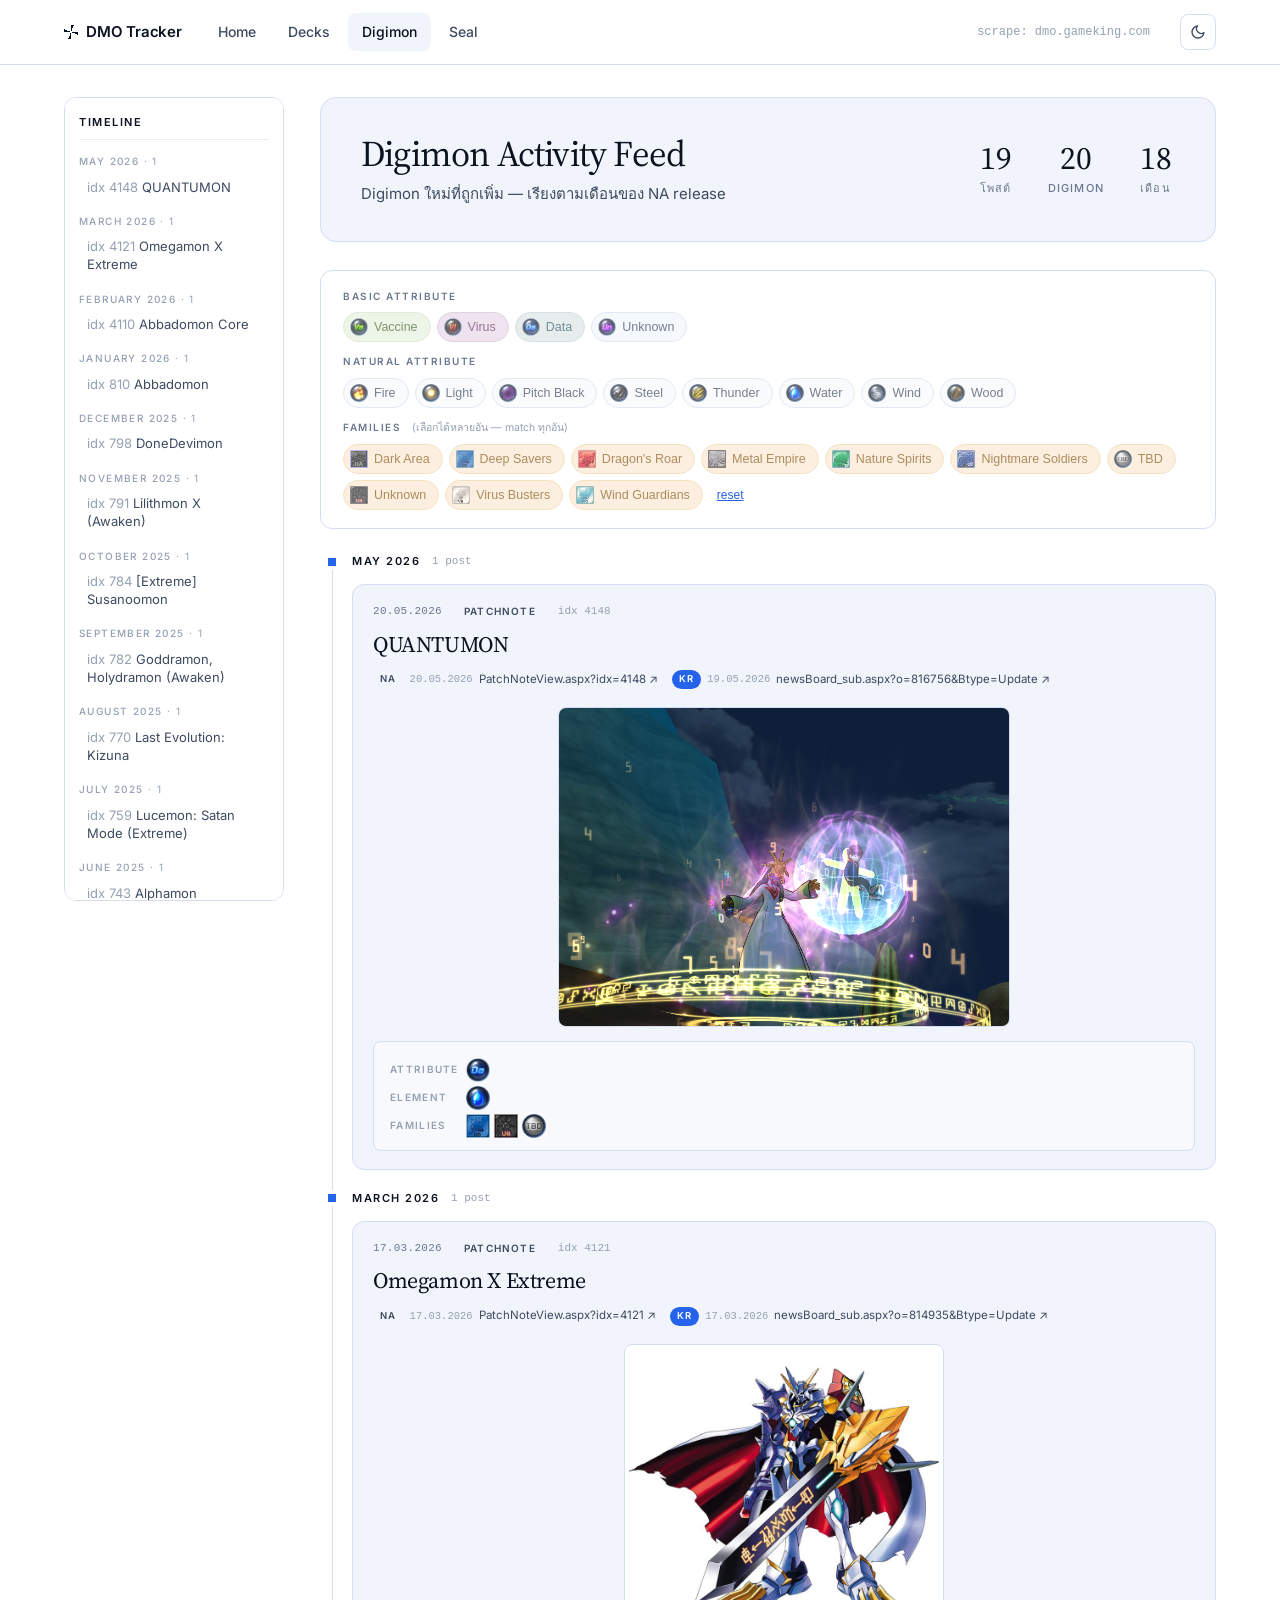
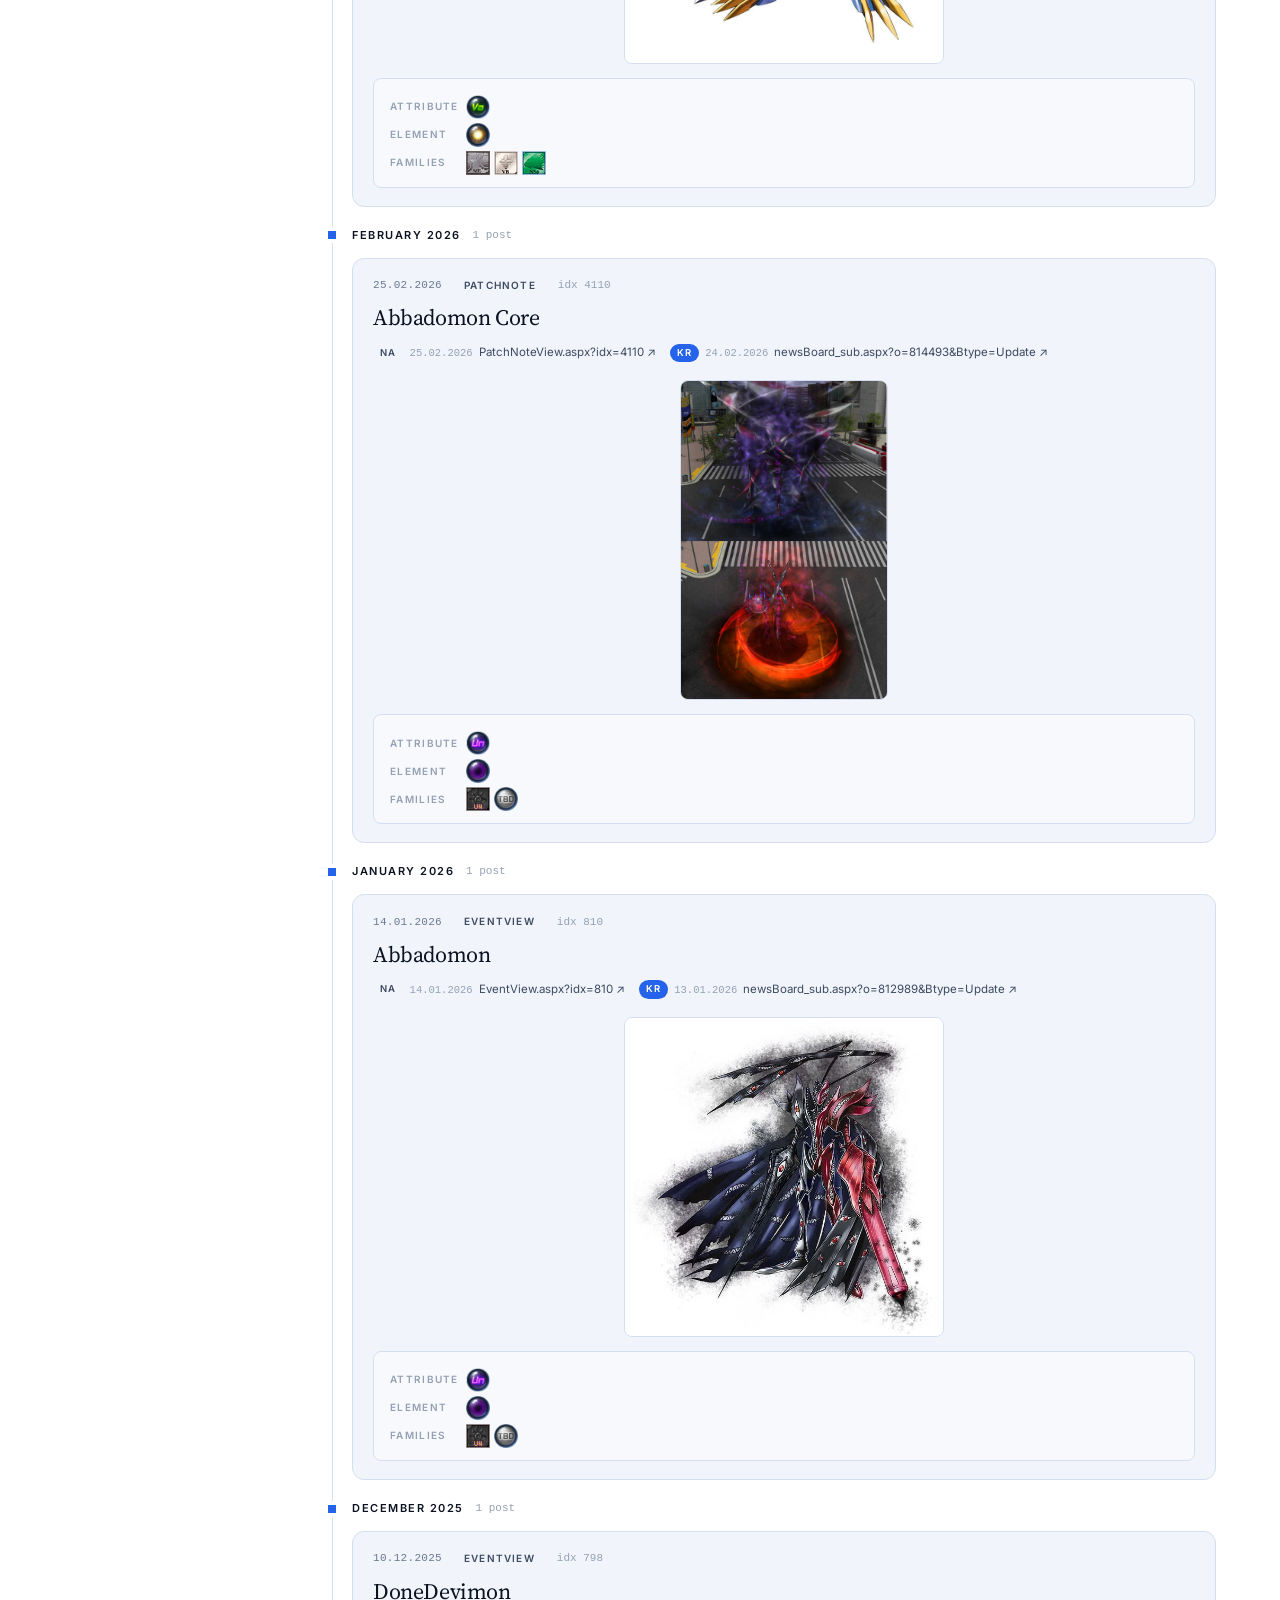
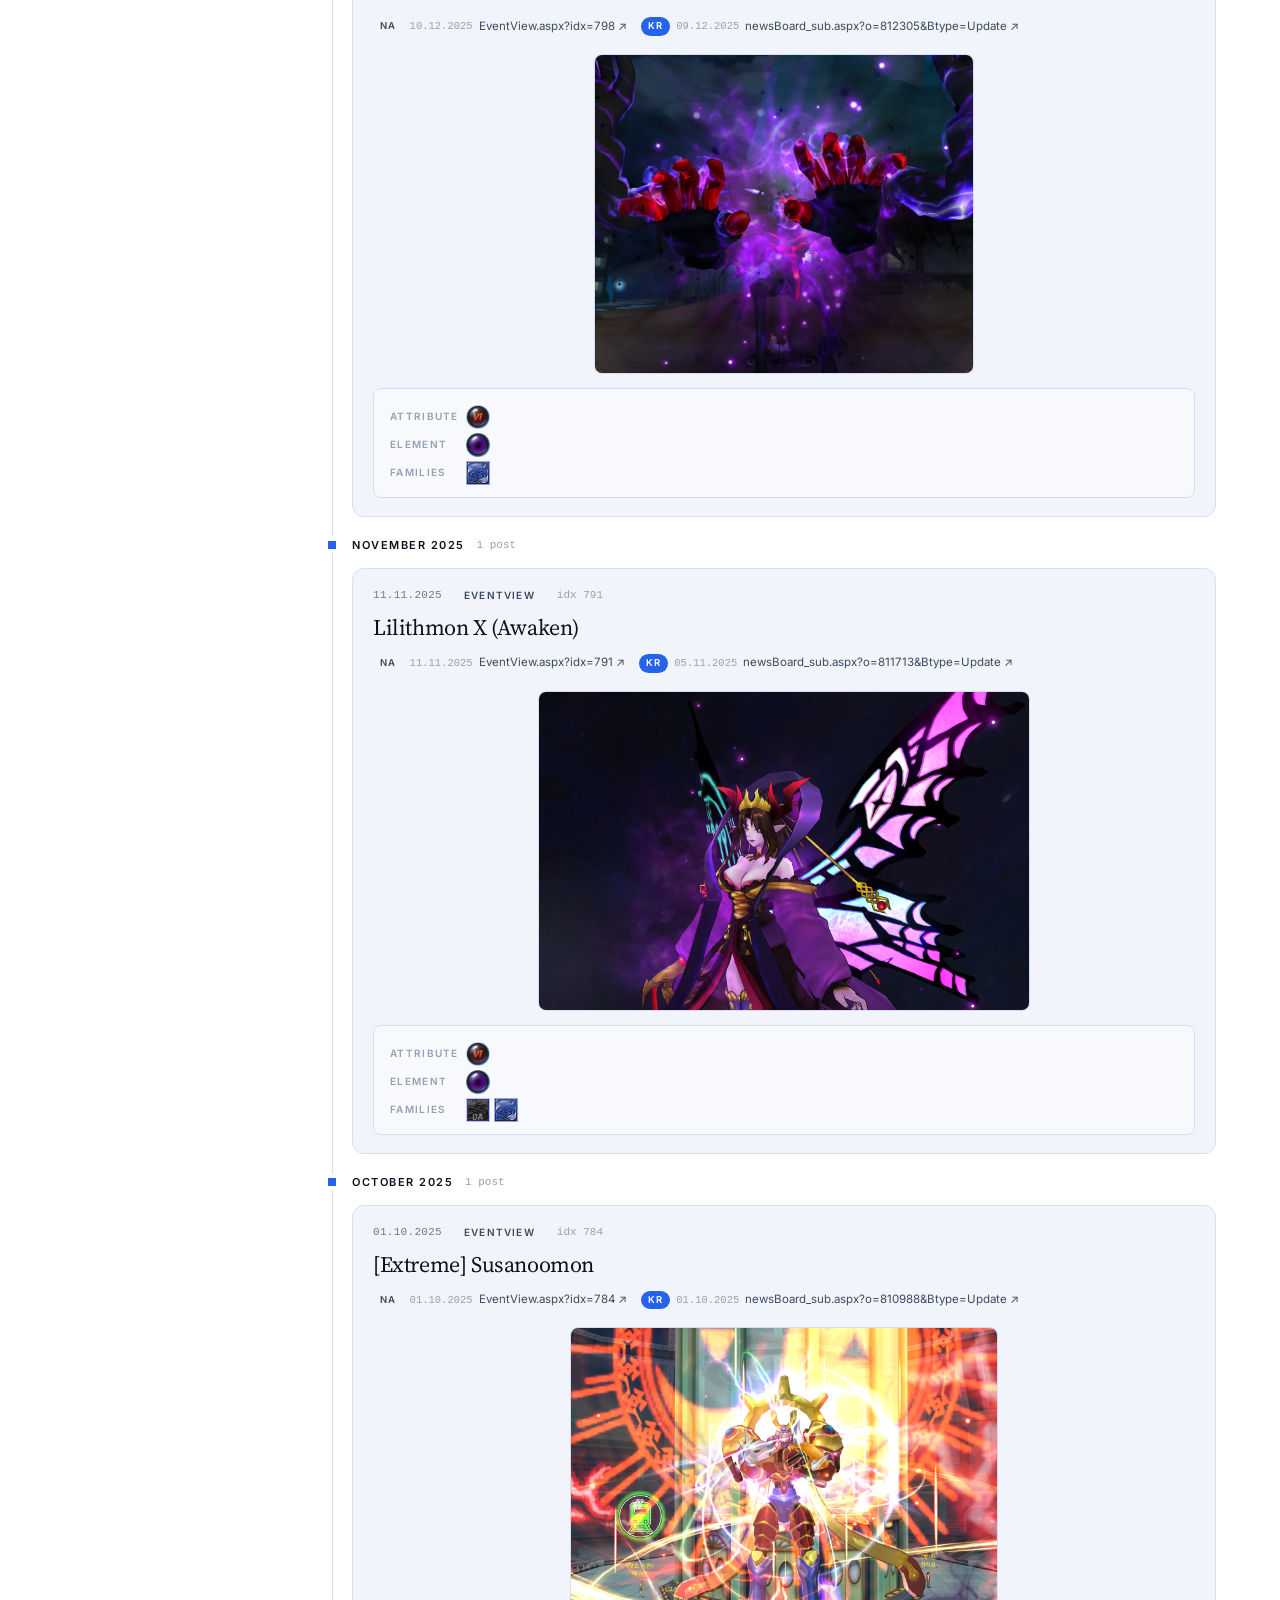
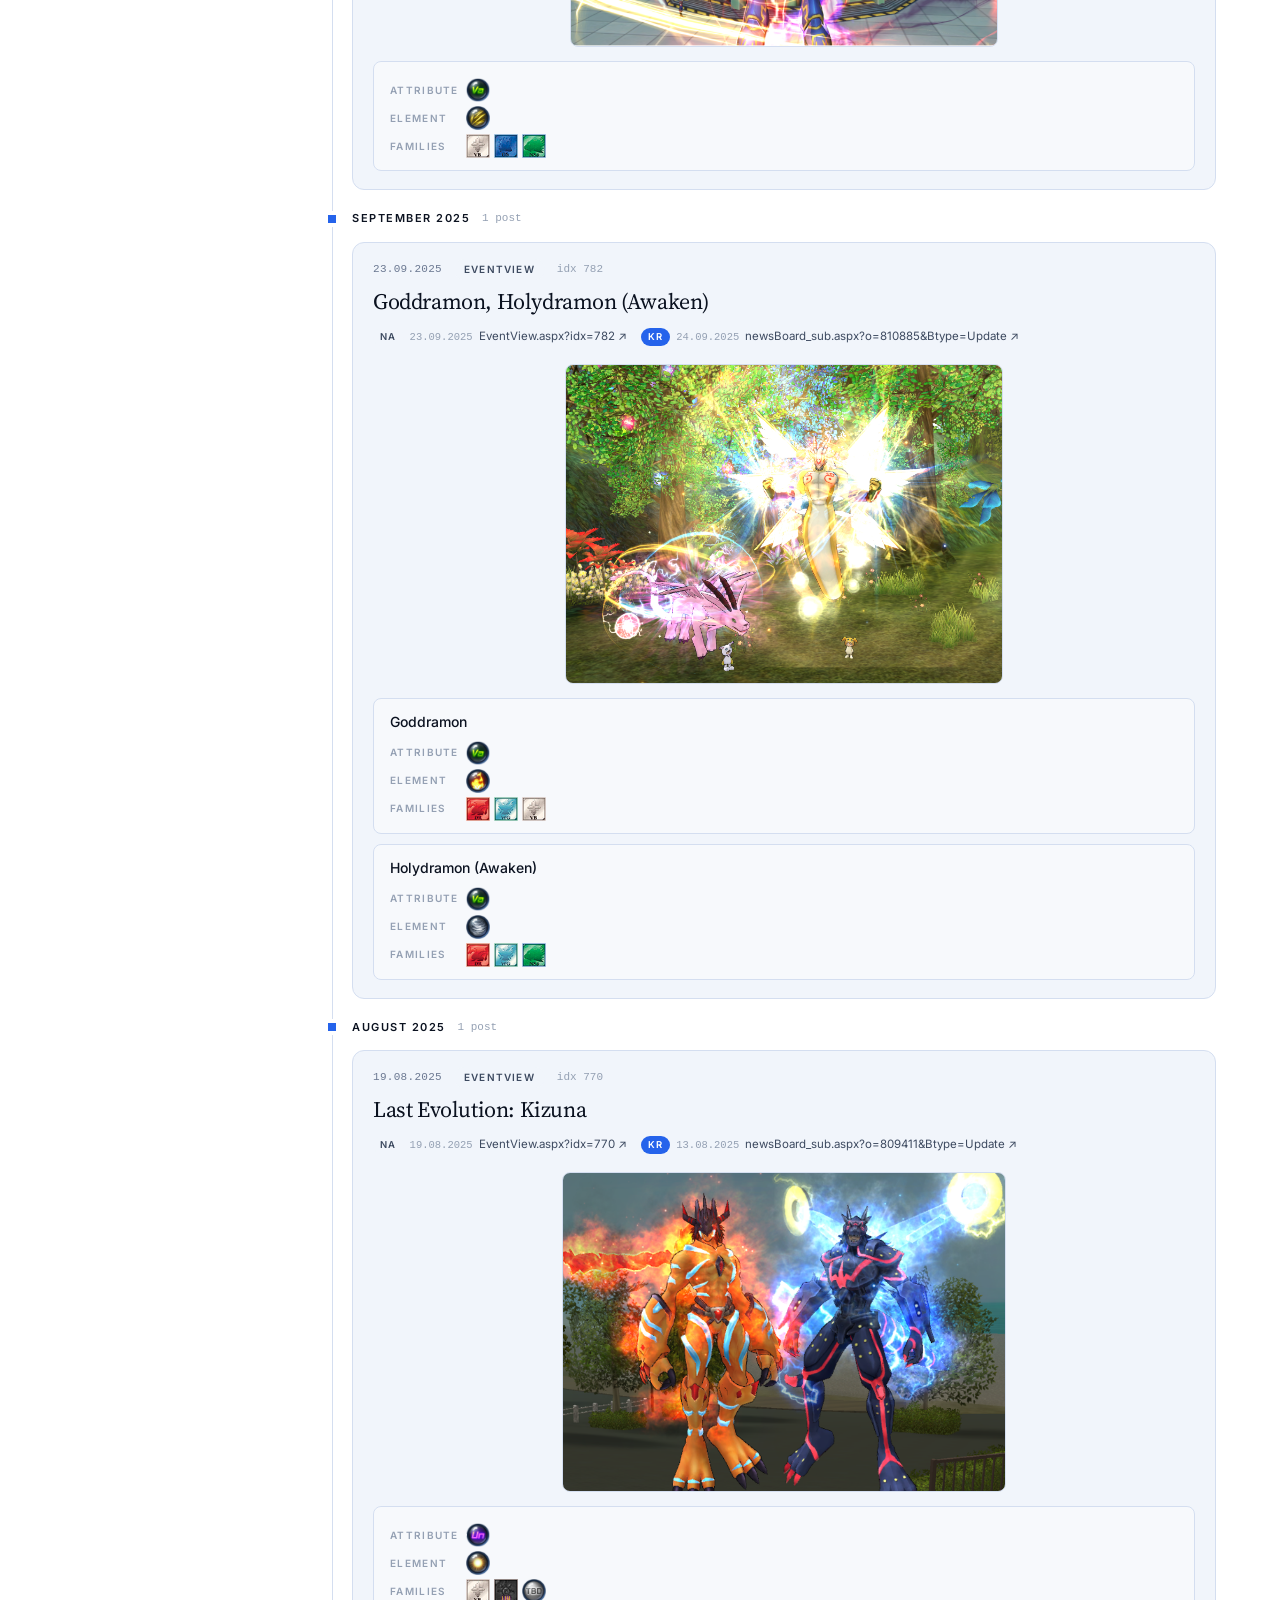
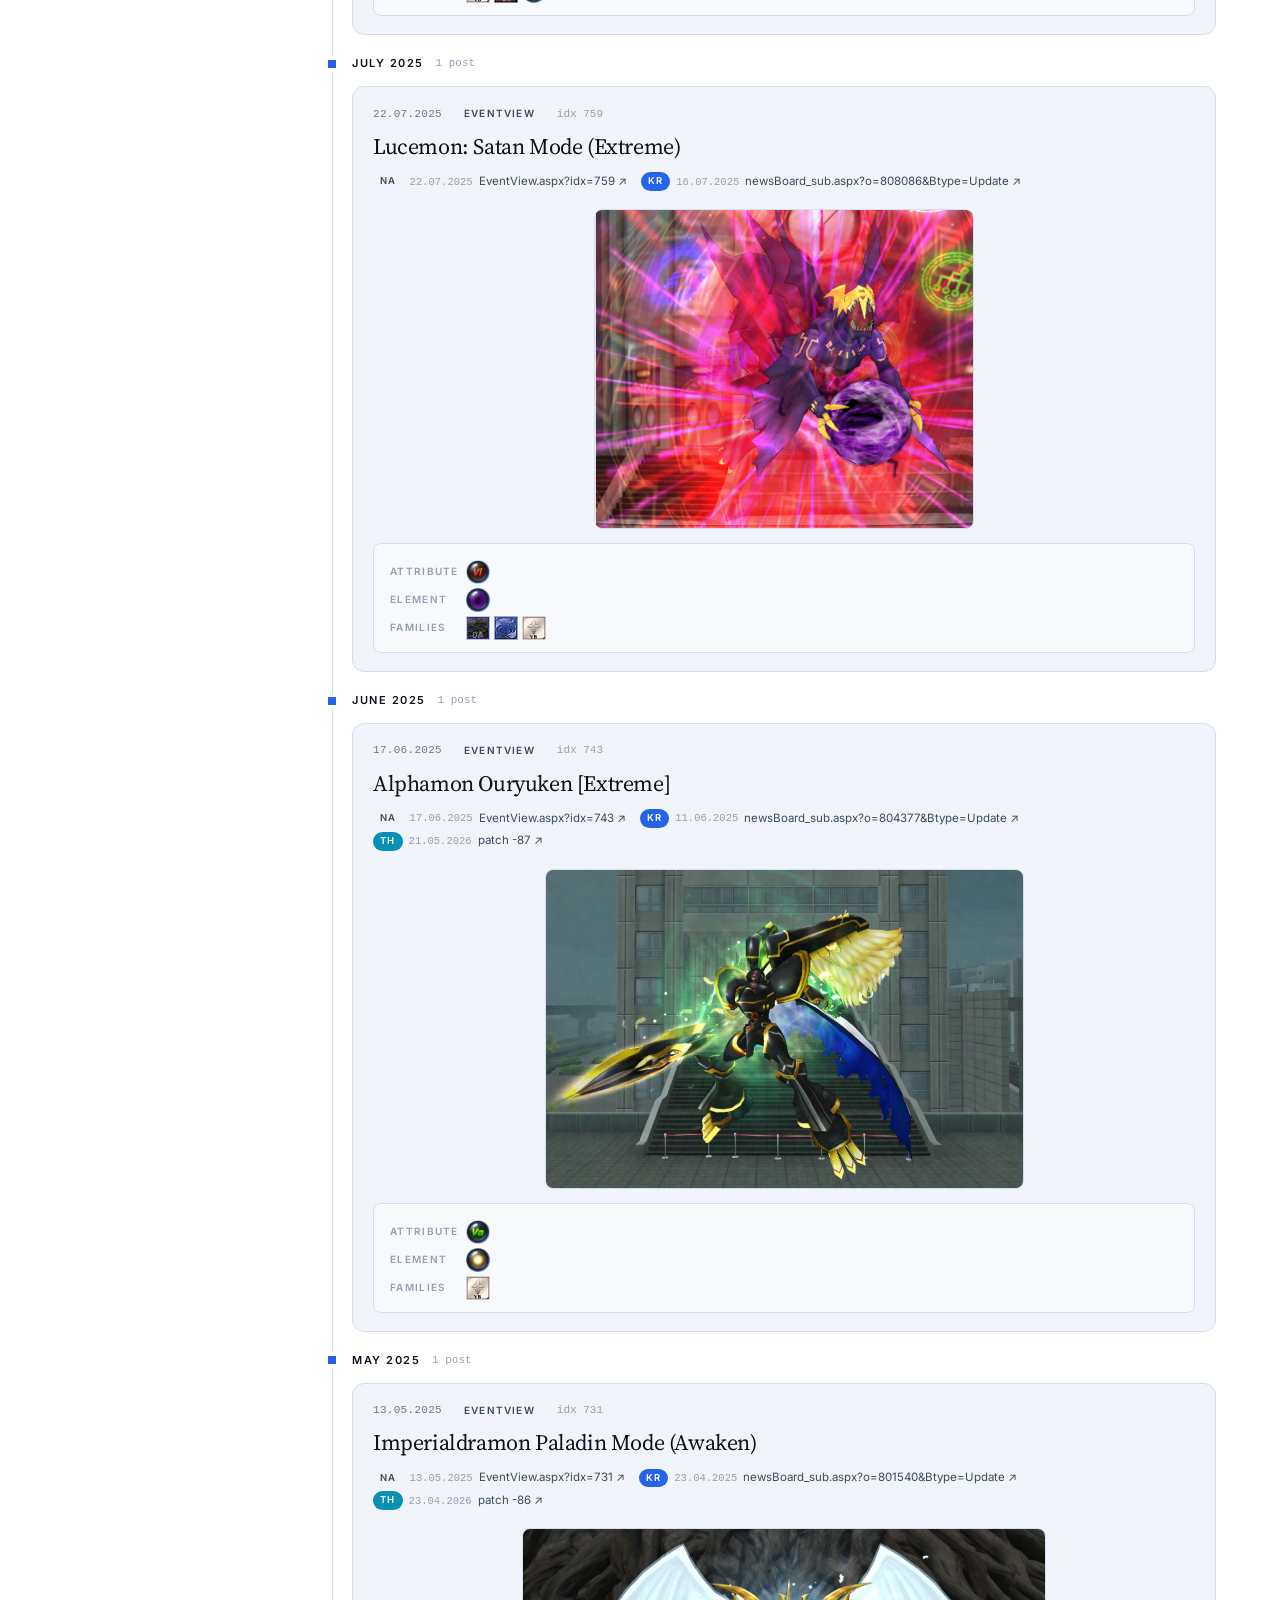
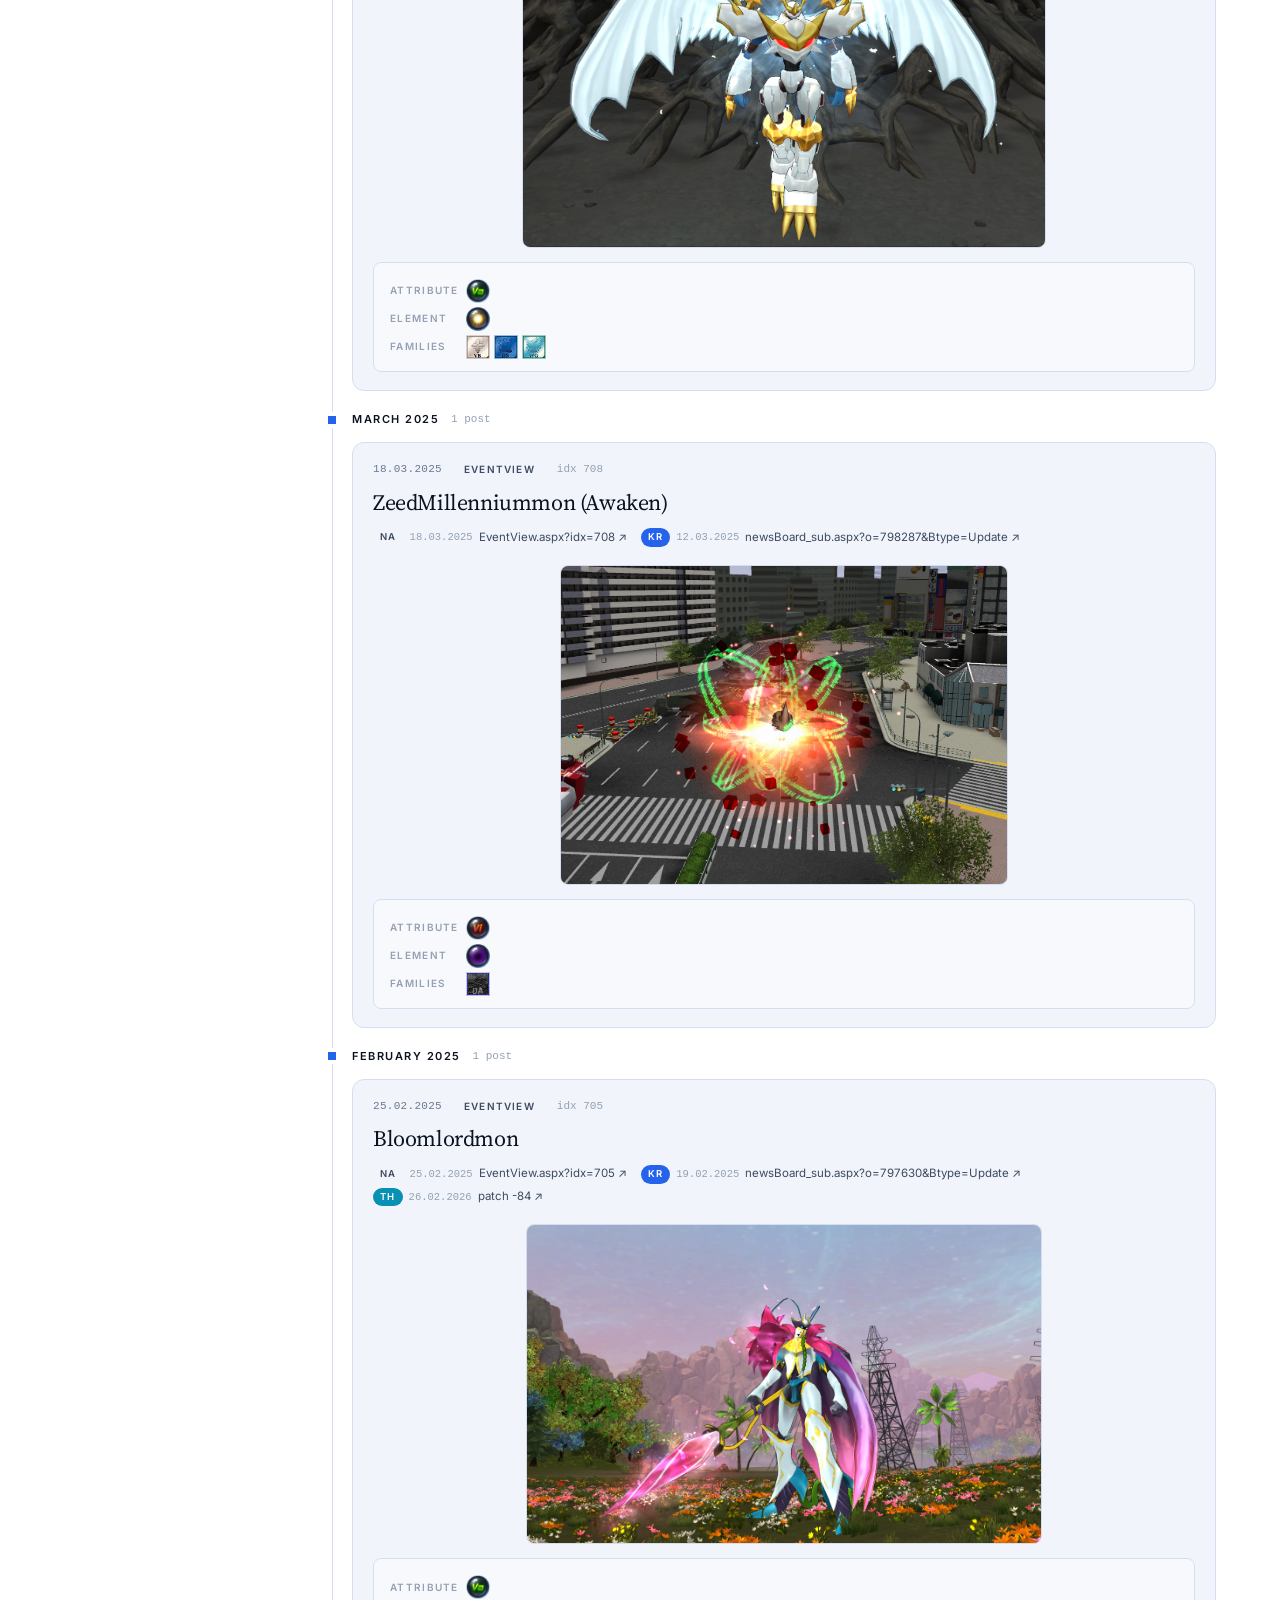
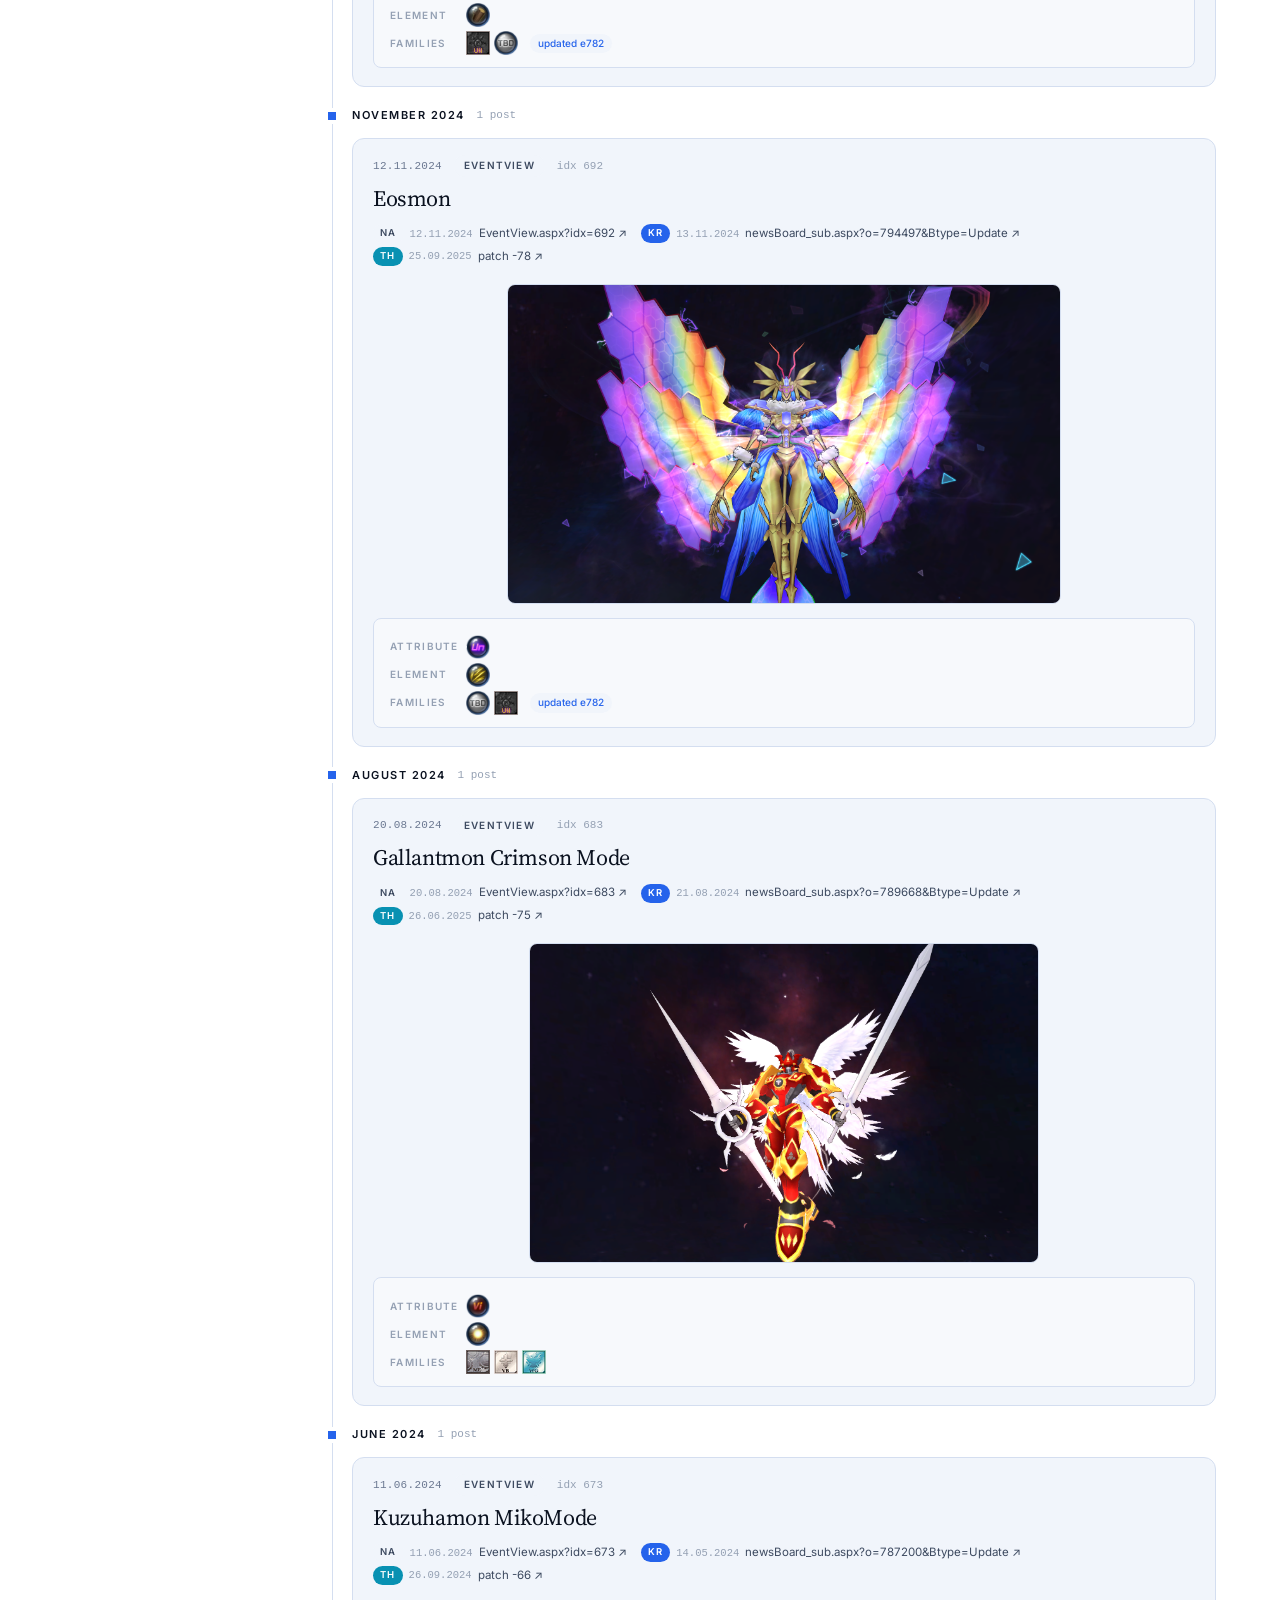
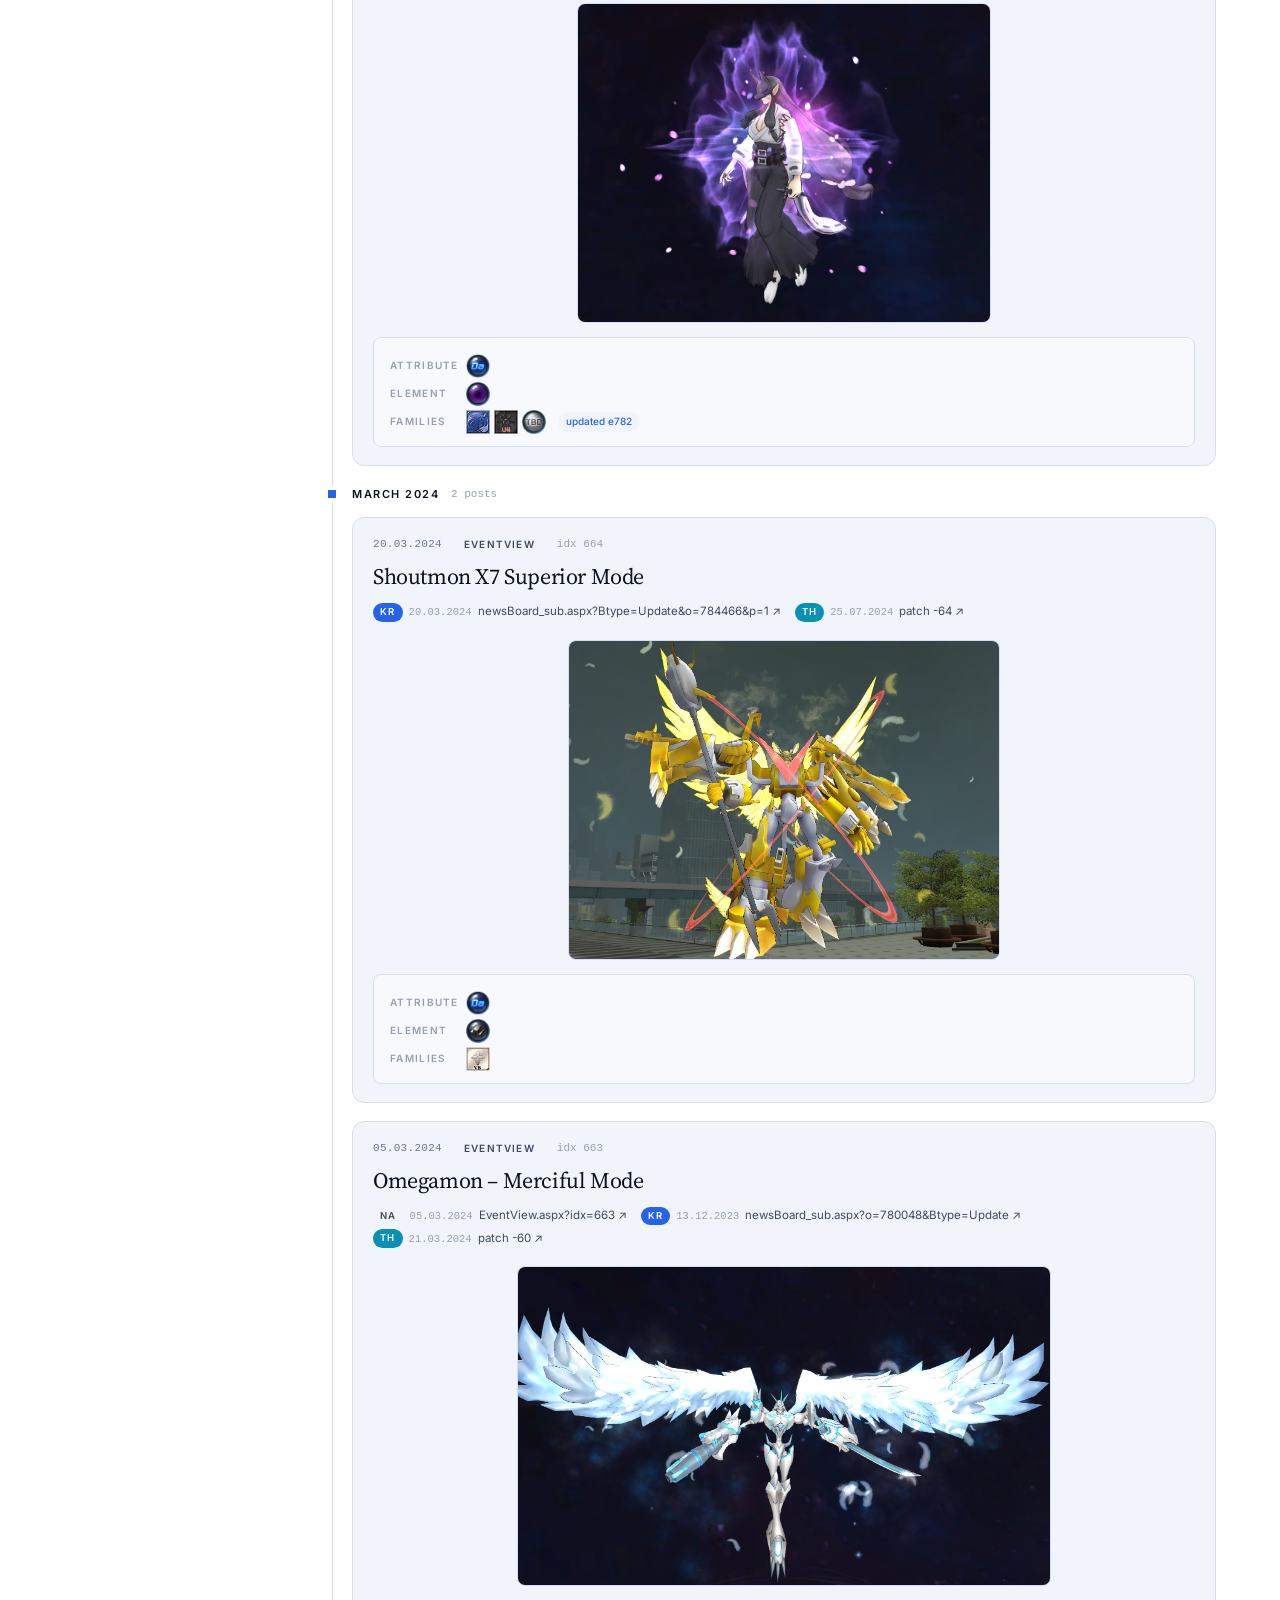
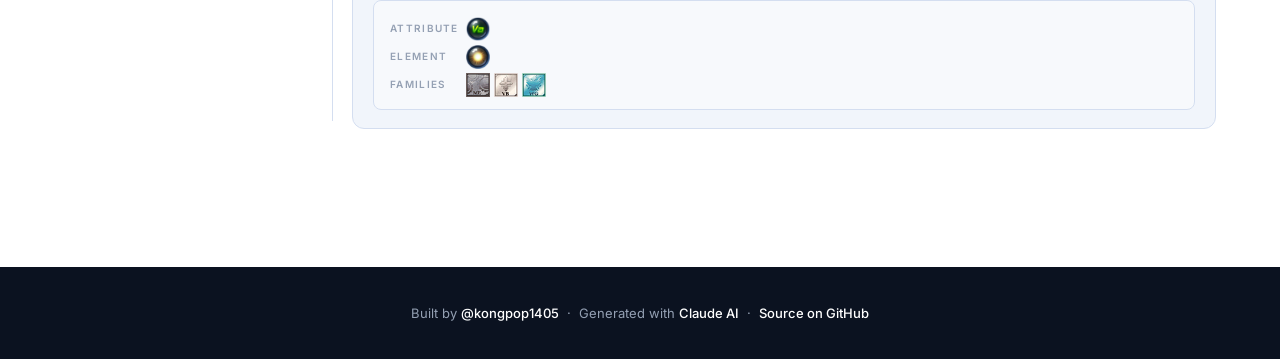
<file: docs/digimon.html>
<!DOCTYPE html>
<html lang="th">
<head>
<meta charset="UTF-8">
<title>DMO Digimon — Activity Feed</title>
<script src="js/theme.js"></script>
<link rel="stylesheet" href="css/site.css">
</head>
<body>

<header class="site-nav">
  <div class="site-nav-inner">
    <a class="brand" href="./"><span class="dot"></span>DMO Tracker</a>
    <nav>
      <a href="./">Home</a>
      <a href="decks.html">Decks</a>
      <a href="digimon.html" class="is-active">Digimon</a>
      <a href="seals.html">Seal</a>
    </nav>
    <span class="nav-meta">scrape: dmo.gameking.com</span>
  </div>
</header>

<main class="page has-toc">

  <aside class="toc">
    <h3>Timeline</h3>
  <h4>May 2026 <span style="font-weight:400;color:var(--text-soft)">· 1</span></h4>
    <a href="#p4148"><span style="color:var(--text-soft)">idx 4148</span> QUANTUMON</a>
  <h4>March 2026 <span style="font-weight:400;color:var(--text-soft)">· 1</span></h4>
    <a href="#p4121"><span style="color:var(--text-soft)">idx 4121</span> Omegamon X Extreme</a>
  <h4>February 2026 <span style="font-weight:400;color:var(--text-soft)">· 1</span></h4>
    <a href="#p4110"><span style="color:var(--text-soft)">idx 4110</span> Abbadomon Core</a>
  <h4>January 2026 <span style="font-weight:400;color:var(--text-soft)">· 1</span></h4>
    <a href="#e810"><span style="color:var(--text-soft)">idx 810</span> Abbadomon</a>
  <h4>December 2025 <span style="font-weight:400;color:var(--text-soft)">· 1</span></h4>
    <a href="#e798"><span style="color:var(--text-soft)">idx 798</span> DoneDevimon</a>
  <h4>November 2025 <span style="font-weight:400;color:var(--text-soft)">· 1</span></h4>
    <a href="#e791"><span style="color:var(--text-soft)">idx 791</span> Lilithmon X (Awaken)</a>
  <h4>October 2025 <span style="font-weight:400;color:var(--text-soft)">· 1</span></h4>
    <a href="#e784"><span style="color:var(--text-soft)">idx 784</span> [Extreme] Susanoomon</a>
  <h4>September 2025 <span style="font-weight:400;color:var(--text-soft)">· 1</span></h4>
    <a href="#e782"><span style="color:var(--text-soft)">idx 782</span> Goddramon, Holydramon (Awaken)</a>
  <h4>August 2025 <span style="font-weight:400;color:var(--text-soft)">· 1</span></h4>
    <a href="#e770"><span style="color:var(--text-soft)">idx 770</span> Last Evolution: Kizuna</a>
  <h4>July 2025 <span style="font-weight:400;color:var(--text-soft)">· 1</span></h4>
    <a href="#e759"><span style="color:var(--text-soft)">idx 759</span> Lucemon: Satan Mode (Extreme)</a>
  <h4>June 2025 <span style="font-weight:400;color:var(--text-soft)">· 1</span></h4>
    <a href="#e743"><span style="color:var(--text-soft)">idx 743</span> Alphamon Ouryuken [Extreme]</a>
  <h4>May 2025 <span style="font-weight:400;color:var(--text-soft)">· 1</span></h4>
    <a href="#e731"><span style="color:var(--text-soft)">idx 731</span> Imperialdramon Paladin Mode (Awaken)</a>
  <h4>March 2025 <span style="font-weight:400;color:var(--text-soft)">· 1</span></h4>
    <a href="#e708"><span style="color:var(--text-soft)">idx 708</span> ZeedMillenniummon (Awaken)</a>
  <h4>February 2025 <span style="font-weight:400;color:var(--text-soft)">· 1</span></h4>
    <a href="#e705"><span style="color:var(--text-soft)">idx 705</span> Bloomlordmon</a>
  <h4>November 2024 <span style="font-weight:400;color:var(--text-soft)">· 1</span></h4>
    <a href="#e692"><span style="color:var(--text-soft)">idx 692</span> Eosmon</a>
  <h4>August 2024 <span style="font-weight:400;color:var(--text-soft)">· 1</span></h4>
    <a href="#e683"><span style="color:var(--text-soft)">idx 683</span> Gallantmon Crimson Mode</a>
  <h4>June 2024 <span style="font-weight:400;color:var(--text-soft)">· 1</span></h4>
    <a href="#e673"><span style="color:var(--text-soft)">idx 673</span> Kuzuhamon MikoMode</a>
  <h4>March 2024 <span style="font-weight:400;color:var(--text-soft)">· 2</span></h4>
    <a href="#e664"><span style="color:var(--text-soft)">idx 664</span> Shoutmon X7 Superior Mode</a>
    <a href="#e663"><span style="color:var(--text-soft)">idx 663</span> Omegamon – Merciful Mode</a>
  </aside>

  <section>
    <div class="hero">
      <div>
        <h1>Digimon Activity Feed</h1>
        <p class="lead">Digimon ใหม่ที่ถูกเพิ่ม — เรียงตามเดือนของ NA release</p>
      </div>
      <div class="hero-stats">
        <div class="hero-stat"><div class="num">19</div><div class="lbl">โพสต์</div></div>
        <div class="hero-stat"><div class="num">20</div><div class="lbl">digimon</div></div>
        <div class="hero-stat"><div class="num">18</div><div class="lbl">เดือน</div></div>
      </div>
    </div>

    <div class="filter-bar">
    <h4>Basic Attribute</h4>
    <div class="filter-group"><button class="filter-pill chip-attr-VA" data-filter="attr" data-value="Vaccine"><img src="img/icons/attr-Vaccine.png" alt="">Vaccine</button><button class="filter-pill chip-attr-VI" data-filter="attr" data-value="Virus"><img src="img/icons/attr-Virus.png" alt="">Virus</button><button class="filter-pill chip-attr-DA" data-filter="attr" data-value="Data"><img src="img/icons/attr-Data.png" alt="">Data</button><button class="filter-pill chip-attr-UN" data-filter="attr" data-value="Unknown"><img src="img/icons/attr-Unknown.png" alt="">Unknown</button></div>
    <h4>Natural Attribute</h4>
    <div class="filter-group"><button class="filter-pill chip-elem" data-filter="elem" data-value="Fire"><img src="img/icons/elem-Fire.png" alt="">Fire</button><button class="filter-pill chip-elem" data-filter="elem" data-value="Light"><img src="img/icons/elem-Light.png" alt="">Light</button><button class="filter-pill chip-elem" data-filter="elem" data-value="Pitch Black"><img src="img/icons/elem-Pitch_Black.png" alt="">Pitch Black</button><button class="filter-pill chip-elem" data-filter="elem" data-value="Steel"><img src="img/icons/elem-Steel.png" alt="">Steel</button><button class="filter-pill chip-elem" data-filter="elem" data-value="Thunder"><img src="img/icons/elem-Thunder.png" alt="">Thunder</button><button class="filter-pill chip-elem" data-filter="elem" data-value="Water"><img src="img/icons/elem-Water.png" alt="">Water</button><button class="filter-pill chip-elem" data-filter="elem" data-value="Wind"><img src="img/icons/elem-Wind.png" alt="">Wind</button><button class="filter-pill chip-elem" data-filter="elem" data-value="Wood"><img src="img/icons/elem-Wood.png" alt="">Wood</button></div>
    <h4>Families <span class="hint">(เลือกได้หลายอัน — match ทุกอัน)</span></h4>
    <div class="filter-group"><button class="filter-pill chip-families" data-filter="family" data-value="Dark Area"><img src="img/icons/field-Dark_Area.png" alt="">Dark Area</button><button class="filter-pill chip-families" data-filter="family" data-value="Deep Savers"><img src="img/icons/field-Deep_Savers.png" alt="">Deep Savers</button><button class="filter-pill chip-families" data-filter="family" data-value="Dragon's Roar"><img src="img/icons/field-Dragons_Roar.png" alt="">Dragon's Roar</button><button class="filter-pill chip-families" data-filter="family" data-value="Metal Empire"><img src="img/icons/field-Metal_Empire.png" alt="">Metal Empire</button><button class="filter-pill chip-families" data-filter="family" data-value="Nature Spirits"><img src="img/icons/field-Nature_Spirits.png" alt="">Nature Spirits</button><button class="filter-pill chip-families" data-filter="family" data-value="Nightmare Soldiers"><img src="img/icons/field-Nightmare_Soldiers.png" alt="">Nightmare Soldiers</button><button class="filter-pill chip-families" data-filter="family" data-value="TBD"><img src="img/icons/field-TBD.png" alt="">TBD</button><button class="filter-pill chip-families" data-filter="family" data-value="Unknown"><img src="img/icons/field-Unknown.png" alt="">Unknown</button><button class="filter-pill chip-families" data-filter="family" data-value="Virus Busters"><img src="img/icons/field-Virus_Busters.png" alt="">Virus Busters</button><button class="filter-pill chip-families" data-filter="family" data-value="Wind Guardians"><img src="img/icons/field-Wind_Guardians.png" alt="">Wind Guardians</button><button class="filter-reset" id="filter-reset">reset</button><span class="filter-count" id="filter-count"></span></div>
  </div>

    <div class="timeline">
      <div class="tl-month">
        <span class="tl-month-label">May 2026</span>
        <span class="tl-month-count">1 post</span>
      </div>
        <article class="card tl-entry" id="p4148"
                 data-attr="Data"
                 data-elem="Water"
                 data-family="Deep Savers,TBD,Unknown">
          <div class="card-head">
            <span class="card-date">20.05.2026</span>
            <span class="card-kind-badge">PatchNote</span>
            <span class="card-idx">idx 4148</span>
          </div>
          <h2 class="card-title">QUANTUMON</h2>
          <div class="sources"><span class="src-item is-na"><span class="src-label">NA</span><span class="src-date">20.05.2026</span><a href="https://dmo.gameking.com/news/PatchNoteView.aspx?idx=4148" target="_blank">PatchNoteView.aspx?idx=4148 ↗</a></span><span class="src-item is-kr"><span class="src-label">KR</span><span class="src-date">19.05.2026</span><a href="https://www.digimonmasters.com/news/newsBoard_sub.aspx?o=816756&Btype=Update" target="_blank">newsBoard_sub.aspx?o=816756&Btype=Update ↗</a></span></div>
          <div class="card-body">
            <img class="card-image" src="img/digimon/p4148.png" alt="idx 4148" loading="lazy">
            <ul class="digimon-list">
              <li><div class="chips-row"><span class="chips-label">Attribute</span><img class="chip-icon-only" src="img/icons/attr-Data.png" alt="Data" title="Data"></div><div class="chips-row"><span class="chips-label">Element</span><img class="chip-icon-only" src="img/icons/elem-Water.png" alt="Water" title="Water"></div><div class="chips-row"><span class="chips-label">Families</span><img class="chip-icon-only" src="img/icons/field-Deep_Savers.png" alt="Deep Savers" title="Deep Savers"><img class="chip-icon-only" src="img/icons/field-Unknown.png" alt="Unknown" title="Unknown"><img class="chip-icon-only" src="img/icons/field-TBD.png" alt="TBD" title="TBD"></div></li>
            </ul>
          </div>
        </article>
      <div class="tl-month">
        <span class="tl-month-label">March 2026</span>
        <span class="tl-month-count">1 post</span>
      </div>
        <article class="card tl-entry" id="p4121"
                 data-attr="Vaccine"
                 data-elem="Light"
                 data-family="Metal Empire,Nature Spirits,Virus Busters">
          <div class="card-head">
            <span class="card-date">17.03.2026</span>
            <span class="card-kind-badge">PatchNote</span>
            <span class="card-idx">idx 4121</span>
          </div>
          <h2 class="card-title">Omegamon X Extreme</h2>
          <div class="sources"><span class="src-item is-na"><span class="src-label">NA</span><span class="src-date">17.03.2026</span><a href="https://dmo.gameking.com/news/PatchNoteView.aspx?idx=4121" target="_blank">PatchNoteView.aspx?idx=4121 ↗</a></span><span class="src-item is-kr"><span class="src-label">KR</span><span class="src-date">17.03.2026</span><a href="https://www.digimonmasters.com/news/newsBoard_sub.aspx?o=814935&Btype=Update" target="_blank">newsBoard_sub.aspx?o=814935&Btype=Update ↗</a></span></div>
          <div class="card-body">
            <img class="card-image" src="img/digimon/p4121.jpeg" alt="idx 4121" loading="lazy">
            <ul class="digimon-list">
              <li><div class="chips-row"><span class="chips-label">Attribute</span><img class="chip-icon-only" src="img/icons/attr-Vaccine.png" alt="Vaccine" title="Vaccine"></div><div class="chips-row"><span class="chips-label">Element</span><img class="chip-icon-only" src="img/icons/elem-Light.png" alt="Light" title="Light"></div><div class="chips-row"><span class="chips-label">Families</span><img class="chip-icon-only" src="img/icons/field-Metal_Empire.png" alt="Metal Empire" title="Metal Empire"><img class="chip-icon-only" src="img/icons/field-Virus_Busters.png" alt="Virus Busters" title="Virus Busters"><img class="chip-icon-only" src="img/icons/field-Nature_Spirits.png" alt="Nature Spirits" title="Nature Spirits"></div></li>
            </ul>
          </div>
        </article>
      <div class="tl-month">
        <span class="tl-month-label">February 2026</span>
        <span class="tl-month-count">1 post</span>
      </div>
        <article class="card tl-entry" id="p4110"
                 data-attr="Unknown"
                 data-elem="Pitch Black"
                 data-family="TBD,Unknown">
          <div class="card-head">
            <span class="card-date">25.02.2026</span>
            <span class="card-kind-badge">PatchNote</span>
            <span class="card-idx">idx 4110</span>
          </div>
          <h2 class="card-title">Abbadomon Core</h2>
          <div class="sources"><span class="src-item is-na"><span class="src-label">NA</span><span class="src-date">25.02.2026</span><a href="https://dmo.gameking.com/news/PatchNoteView.aspx?idx=4110" target="_blank">PatchNoteView.aspx?idx=4110 ↗</a></span><span class="src-item is-kr"><span class="src-label">KR</span><span class="src-date">24.02.2026</span><a href="https://www.digimonmasters.com/news/newsBoard_sub.aspx?o=814493&Btype=Update" target="_blank">newsBoard_sub.aspx?o=814493&Btype=Update ↗</a></span></div>
          <div class="card-body">
            <img class="card-image" src="img/digimon/p4110.png" alt="idx 4110" loading="lazy">
            <ul class="digimon-list">
              <li><div class="chips-row"><span class="chips-label">Attribute</span><img class="chip-icon-only" src="img/icons/attr-Unknown.png" alt="Unknown" title="Unknown"></div><div class="chips-row"><span class="chips-label">Element</span><img class="chip-icon-only" src="img/icons/elem-Pitch_Black.png" alt="Pitch Black" title="Pitch Black"></div><div class="chips-row"><span class="chips-label">Families</span><img class="chip-icon-only" src="img/icons/field-Unknown.png" alt="Unknown" title="Unknown"><img class="chip-icon-only" src="img/icons/field-TBD.png" alt="TBD" title="TBD"></div></li>
            </ul>
          </div>
        </article>
      <div class="tl-month">
        <span class="tl-month-label">January 2026</span>
        <span class="tl-month-count">1 post</span>
      </div>
        <article class="card tl-entry" id="e810"
                 data-attr="Unknown"
                 data-elem="Pitch Black"
                 data-family="TBD,Unknown">
          <div class="card-head">
            <span class="card-date">14.01.2026</span>
            <span class="card-kind-badge">EventView</span>
            <span class="card-idx">idx 810</span>
          </div>
          <h2 class="card-title">Abbadomon</h2>
          <div class="sources"><span class="src-item is-na"><span class="src-label">NA</span><span class="src-date">14.01.2026</span><a href="https://dmo.gameking.com/news/EventView.aspx?idx=810" target="_blank">EventView.aspx?idx=810 ↗</a></span><span class="src-item is-kr"><span class="src-label">KR</span><span class="src-date">13.01.2026</span><a href="https://www.digimonmasters.com/news/newsBoard_sub.aspx?o=812989&Btype=Update" target="_blank">newsBoard_sub.aspx?o=812989&Btype=Update ↗</a></span></div>
          <div class="card-body">
            <img class="card-image" src="img/digimon/e810.jpeg" alt="idx 810" loading="lazy">
            <ul class="digimon-list">
              <li><div class="chips-row"><span class="chips-label">Attribute</span><img class="chip-icon-only" src="img/icons/attr-Unknown.png" alt="Unknown" title="Unknown"></div><div class="chips-row"><span class="chips-label">Element</span><img class="chip-icon-only" src="img/icons/elem-Pitch_Black.png" alt="Pitch Black" title="Pitch Black"></div><div class="chips-row"><span class="chips-label">Families</span><img class="chip-icon-only" src="img/icons/field-Unknown.png" alt="Unknown" title="Unknown"><img class="chip-icon-only" src="img/icons/field-TBD.png" alt="TBD" title="TBD"></div></li>
            </ul>
          </div>
        </article>
      <div class="tl-month">
        <span class="tl-month-label">December 2025</span>
        <span class="tl-month-count">1 post</span>
      </div>
        <article class="card tl-entry" id="e798"
                 data-attr="Virus"
                 data-elem="Pitch Black"
                 data-family="Nightmare Soldiers">
          <div class="card-head">
            <span class="card-date">10.12.2025</span>
            <span class="card-kind-badge">EventView</span>
            <span class="card-idx">idx 798</span>
          </div>
          <h2 class="card-title">DoneDevimon</h2>
          <div class="sources"><span class="src-item is-na"><span class="src-label">NA</span><span class="src-date">10.12.2025</span><a href="https://dmo.gameking.com/news/EventView.aspx?idx=798" target="_blank">EventView.aspx?idx=798 ↗</a></span><span class="src-item is-kr"><span class="src-label">KR</span><span class="src-date">09.12.2025</span><a href="https://www.digimonmasters.com/news/newsBoard_sub.aspx?o=812305&Btype=Update" target="_blank">newsBoard_sub.aspx?o=812305&Btype=Update ↗</a></span></div>
          <div class="card-body">
            <img class="card-image" src="img/digimon/e798.png" alt="idx 798" loading="lazy">
            <ul class="digimon-list">
              <li><div class="chips-row"><span class="chips-label">Attribute</span><img class="chip-icon-only" src="img/icons/attr-Virus.png" alt="Virus" title="Virus"></div><div class="chips-row"><span class="chips-label">Element</span><img class="chip-icon-only" src="img/icons/elem-Pitch_Black.png" alt="Pitch Black" title="Pitch Black"></div><div class="chips-row"><span class="chips-label">Families</span><img class="chip-icon-only" src="img/icons/field-Nightmare_Soldiers.png" alt="Nightmare Soldiers" title="Nightmare Soldiers"></div></li>
            </ul>
          </div>
        </article>
      <div class="tl-month">
        <span class="tl-month-label">November 2025</span>
        <span class="tl-month-count">1 post</span>
      </div>
        <article class="card tl-entry" id="e791"
                 data-attr="Virus"
                 data-elem="Pitch Black"
                 data-family="Dark Area,Nightmare Soldiers">
          <div class="card-head">
            <span class="card-date">11.11.2025</span>
            <span class="card-kind-badge">EventView</span>
            <span class="card-idx">idx 791</span>
          </div>
          <h2 class="card-title">Lilithmon X (Awaken)</h2>
          <div class="sources"><span class="src-item is-na"><span class="src-label">NA</span><span class="src-date">11.11.2025</span><a href="https://dmo.gameking.com/news/EventView.aspx?idx=791" target="_blank">EventView.aspx?idx=791 ↗</a></span><span class="src-item is-kr"><span class="src-label">KR</span><span class="src-date">05.11.2025</span><a href="https://www.digimonmasters.com/news/newsBoard_sub.aspx?o=811713&Btype=Update" target="_blank">newsBoard_sub.aspx?o=811713&Btype=Update ↗</a></span></div>
          <div class="card-body">
            <img class="card-image" src="img/digimon/e791.png" alt="idx 791" loading="lazy">
            <ul class="digimon-list">
              <li><div class="chips-row"><span class="chips-label">Attribute</span><img class="chip-icon-only" src="img/icons/attr-Virus.png" alt="Virus" title="Virus"></div><div class="chips-row"><span class="chips-label">Element</span><img class="chip-icon-only" src="img/icons/elem-Pitch_Black.png" alt="Pitch Black" title="Pitch Black"></div><div class="chips-row"><span class="chips-label">Families</span><img class="chip-icon-only" src="img/icons/field-Dark_Area.png" alt="Dark Area" title="Dark Area"><img class="chip-icon-only" src="img/icons/field-Nightmare_Soldiers.png" alt="Nightmare Soldiers" title="Nightmare Soldiers"></div></li>
            </ul>
          </div>
        </article>
      <div class="tl-month">
        <span class="tl-month-label">October 2025</span>
        <span class="tl-month-count">1 post</span>
      </div>
        <article class="card tl-entry" id="e784"
                 data-attr="Vaccine"
                 data-elem="Thunder"
                 data-family="Deep Savers,Nature Spirits,Virus Busters">
          <div class="card-head">
            <span class="card-date">01.10.2025</span>
            <span class="card-kind-badge">EventView</span>
            <span class="card-idx">idx 784</span>
          </div>
          <h2 class="card-title">[Extreme] Susanoomon</h2>
          <div class="sources"><span class="src-item is-na"><span class="src-label">NA</span><span class="src-date">01.10.2025</span><a href="https://dmo.gameking.com/news/EventView.aspx?idx=784" target="_blank">EventView.aspx?idx=784 ↗</a></span><span class="src-item is-kr"><span class="src-label">KR</span><span class="src-date">01.10.2025</span><a href="https://www.digimonmasters.com/news/newsBoard_sub.aspx?o=810988&Btype=Update" target="_blank">newsBoard_sub.aspx?o=810988&Btype=Update ↗</a></span></div>
          <div class="card-body">
            <img class="card-image" src="img/digimon/e784.png" alt="idx 784" loading="lazy">
            <ul class="digimon-list">
              <li><div class="chips-row"><span class="chips-label">Attribute</span><img class="chip-icon-only" src="img/icons/attr-Vaccine.png" alt="Vaccine" title="Vaccine"></div><div class="chips-row"><span class="chips-label">Element</span><img class="chip-icon-only" src="img/icons/elem-Thunder.png" alt="Thunder" title="Thunder"></div><div class="chips-row"><span class="chips-label">Families</span><img class="chip-icon-only" src="img/icons/field-Virus_Busters.png" alt="Virus Busters" title="Virus Busters"><img class="chip-icon-only" src="img/icons/field-Deep_Savers.png" alt="Deep Savers" title="Deep Savers"><img class="chip-icon-only" src="img/icons/field-Nature_Spirits.png" alt="Nature Spirits" title="Nature Spirits"></div></li>
            </ul>
          </div>
        </article>
      <div class="tl-month">
        <span class="tl-month-label">September 2025</span>
        <span class="tl-month-count">1 post</span>
      </div>
        <article class="card tl-entry" id="e782"
                 data-attr="Vaccine"
                 data-elem="Fire,Wind"
                 data-family="Dragon's Roar,Nature Spirits,Virus Busters,Wind Guardians">
          <div class="card-head">
            <span class="card-date">23.09.2025</span>
            <span class="card-kind-badge">EventView</span>
            <span class="card-idx">idx 782</span>
          </div>
          <h2 class="card-title">Goddramon, Holydramon (Awaken)</h2>
          <div class="sources"><span class="src-item is-na"><span class="src-label">NA</span><span class="src-date">23.09.2025</span><a href="https://dmo.gameking.com/news/EventView.aspx?idx=782" target="_blank">EventView.aspx?idx=782 ↗</a></span><span class="src-item is-kr"><span class="src-label">KR</span><span class="src-date">24.09.2025</span><a href="https://www.digimonmasters.com/news/newsBoard_sub.aspx?o=810885&Btype=Update" target="_blank">newsBoard_sub.aspx?o=810885&Btype=Update ↗</a></span></div>
          <div class="card-body">
            <img class="card-image" src="img/digimon/e782.png" alt="idx 782" loading="lazy">
            <ul class="digimon-list">
              <li><span class="digimon-name">Goddramon</span><div class="chips-row"><span class="chips-label">Attribute</span><img class="chip-icon-only" src="img/icons/attr-Vaccine.png" alt="Vaccine" title="Vaccine"></div><div class="chips-row"><span class="chips-label">Element</span><img class="chip-icon-only" src="img/icons/elem-Fire.png" alt="Fire" title="Fire"></div><div class="chips-row"><span class="chips-label">Families</span><img class="chip-icon-only" src="img/icons/field-Dragons_Roar.png" alt="Dragon's Roar" title="Dragon's Roar"><img class="chip-icon-only" src="img/icons/field-Wind_Guardians.png" alt="Wind Guardians" title="Wind Guardians"><img class="chip-icon-only" src="img/icons/field-Virus_Busters.png" alt="Virus Busters" title="Virus Busters"></div></li>
        <li><span class="digimon-name">Holydramon (Awaken)</span><div class="chips-row"><span class="chips-label">Attribute</span><img class="chip-icon-only" src="img/icons/attr-Vaccine.png" alt="Vaccine" title="Vaccine"></div><div class="chips-row"><span class="chips-label">Element</span><img class="chip-icon-only" src="img/icons/elem-Wind.png" alt="Wind" title="Wind"></div><div class="chips-row"><span class="chips-label">Families</span><img class="chip-icon-only" src="img/icons/field-Dragons_Roar.png" alt="Dragon's Roar" title="Dragon's Roar"><img class="chip-icon-only" src="img/icons/field-Wind_Guardians.png" alt="Wind Guardians" title="Wind Guardians"><img class="chip-icon-only" src="img/icons/field-Nature_Spirits.png" alt="Nature Spirits" title="Nature Spirits"></div></li>
            </ul>
          </div>
        </article>
      <div class="tl-month">
        <span class="tl-month-label">August 2025</span>
        <span class="tl-month-count">1 post</span>
      </div>
        <article class="card tl-entry" id="e770"
                 data-attr="Unknown"
                 data-elem="Light"
                 data-family="TBD,Unknown,Virus Busters">
          <div class="card-head">
            <span class="card-date">19.08.2025</span>
            <span class="card-kind-badge">EventView</span>
            <span class="card-idx">idx 770</span>
          </div>
          <h2 class="card-title">Last Evolution: Kizuna</h2>
          <div class="sources"><span class="src-item is-na"><span class="src-label">NA</span><span class="src-date">19.08.2025</span><a href="https://dmo.gameking.com/news/EventView.aspx?idx=770" target="_blank">EventView.aspx?idx=770 ↗</a></span><span class="src-item is-kr"><span class="src-label">KR</span><span class="src-date">13.08.2025</span><a href="https://www.digimonmasters.com/news/newsBoard_sub.aspx?o=809411&Btype=Update" target="_blank">newsBoard_sub.aspx?o=809411&Btype=Update ↗</a></span></div>
          <div class="card-body">
            <img class="card-image" src="img/digimon/e770.png" alt="idx 770" loading="lazy">
            <ul class="digimon-list">
              <li><div class="chips-row"><span class="chips-label">Attribute</span><img class="chip-icon-only" src="img/icons/attr-Unknown.png" alt="Unknown" title="Unknown"></div><div class="chips-row"><span class="chips-label">Element</span><img class="chip-icon-only" src="img/icons/elem-Light.png" alt="Light" title="Light"></div><div class="chips-row"><span class="chips-label">Families</span><img class="chip-icon-only" src="img/icons/field-Virus_Busters.png" alt="Virus Busters" title="Virus Busters"><img class="chip-icon-only" src="img/icons/field-Unknown.png" alt="Unknown" title="Unknown"><img class="chip-icon-only" src="img/icons/field-TBD.png" alt="TBD" title="TBD"></div></li>
            </ul>
          </div>
        </article>
      <div class="tl-month">
        <span class="tl-month-label">July 2025</span>
        <span class="tl-month-count">1 post</span>
      </div>
        <article class="card tl-entry" id="e759"
                 data-attr="Virus"
                 data-elem="Pitch Black"
                 data-family="Dark Area,Nightmare Soldiers,Virus Busters">
          <div class="card-head">
            <span class="card-date">22.07.2025</span>
            <span class="card-kind-badge">EventView</span>
            <span class="card-idx">idx 759</span>
          </div>
          <h2 class="card-title">Lucemon: Satan Mode (Extreme)</h2>
          <div class="sources"><span class="src-item is-na"><span class="src-label">NA</span><span class="src-date">22.07.2025</span><a href="https://dmo.gameking.com/news/EventView.aspx?idx=759" target="_blank">EventView.aspx?idx=759 ↗</a></span><span class="src-item is-kr"><span class="src-label">KR</span><span class="src-date">16.07.2025</span><a href="https://www.digimonmasters.com/news/newsBoard_sub.aspx?o=808086&Btype=Update" target="_blank">newsBoard_sub.aspx?o=808086&Btype=Update ↗</a></span></div>
          <div class="card-body">
            <img class="card-image" src="img/digimon/e759.png" alt="idx 759" loading="lazy">
            <ul class="digimon-list">
              <li><div class="chips-row"><span class="chips-label">Attribute</span><img class="chip-icon-only" src="img/icons/attr-Virus.png" alt="Virus" title="Virus"></div><div class="chips-row"><span class="chips-label">Element</span><img class="chip-icon-only" src="img/icons/elem-Pitch_Black.png" alt="Pitch Black" title="Pitch Black"></div><div class="chips-row"><span class="chips-label">Families</span><img class="chip-icon-only" src="img/icons/field-Dark_Area.png" alt="Dark Area" title="Dark Area"><img class="chip-icon-only" src="img/icons/field-Nightmare_Soldiers.png" alt="Nightmare Soldiers" title="Nightmare Soldiers"><img class="chip-icon-only" src="img/icons/field-Virus_Busters.png" alt="Virus Busters" title="Virus Busters"></div></li>
            </ul>
          </div>
        </article>
      <div class="tl-month">
        <span class="tl-month-label">June 2025</span>
        <span class="tl-month-count">1 post</span>
      </div>
        <article class="card tl-entry" id="e743"
                 data-attr="Vaccine"
                 data-elem="Light"
                 data-family="Virus Busters">
          <div class="card-head">
            <span class="card-date">17.06.2025</span>
            <span class="card-kind-badge">EventView</span>
            <span class="card-idx">idx 743</span>
          </div>
          <h2 class="card-title">Alphamon Ouryuken [Extreme]</h2>
          <div class="sources"><span class="src-item is-na"><span class="src-label">NA</span><span class="src-date">17.06.2025</span><a href="https://dmo.gameking.com/news/EventView.aspx?idx=743" target="_blank">EventView.aspx?idx=743 ↗</a></span><span class="src-item is-kr"><span class="src-label">KR</span><span class="src-date">11.06.2025</span><a href="https://www.digimonmasters.com/news/newsBoard_sub.aspx?o=804377&Btype=Update" target="_blank">newsBoard_sub.aspx?o=804377&Btype=Update ↗</a></span><span class="src-item is-th"><span class="src-label">TH</span><span class="src-date">21.05.2026</span><a href="https://www.vplay.in.th/%e0%b8%a3%e0%b8%b2%e0%b8%a2%e0%b8%a5%e0%b8%b0%e0%b9%80%e0%b8%ad%e0%b8%b5%e0%b8%a2%e0%b8%94%e0%b8%81%e0%b8%b2%e0%b8%a3%e0%b8%ad%e0%b8%b1%e0%b8%9e%e0%b9%80%e0%b8%94%e0%b8%97%e0%b8%9b%e0%b8%a3-87/" target="_blank">patch -87 ↗</a></span></div>
          <div class="card-body">
            <img class="card-image" src="img/digimon/e743_th.png" alt="idx 743" loading="lazy">
            <ul class="digimon-list">
              <li><div class="chips-row"><span class="chips-label">Attribute</span><img class="chip-icon-only" src="img/icons/attr-Vaccine.png" alt="Vaccine" title="Vaccine"></div><div class="chips-row"><span class="chips-label">Element</span><img class="chip-icon-only" src="img/icons/elem-Light.png" alt="Light" title="Light"></div><div class="chips-row"><span class="chips-label">Families</span><img class="chip-icon-only" src="img/icons/field-Virus_Busters.png" alt="Virus Busters" title="Virus Busters"></div></li>
            </ul>
          </div>
        </article>
      <div class="tl-month">
        <span class="tl-month-label">May 2025</span>
        <span class="tl-month-count">1 post</span>
      </div>
        <article class="card tl-entry" id="e731"
                 data-attr="Vaccine"
                 data-elem="Light"
                 data-family="Deep Savers,Virus Busters,Wind Guardians">
          <div class="card-head">
            <span class="card-date">13.05.2025</span>
            <span class="card-kind-badge">EventView</span>
            <span class="card-idx">idx 731</span>
          </div>
          <h2 class="card-title">Imperialdramon Paladin Mode (Awaken)</h2>
          <div class="sources"><span class="src-item is-na"><span class="src-label">NA</span><span class="src-date">13.05.2025</span><a href="https://dmo.gameking.com/news/EventView.aspx?idx=731" target="_blank">EventView.aspx?idx=731 ↗</a></span><span class="src-item is-kr"><span class="src-label">KR</span><span class="src-date">23.04.2025</span><a href="https://www.digimonmasters.com/news/newsBoard_sub.aspx?o=801540&Btype=Update" target="_blank">newsBoard_sub.aspx?o=801540&Btype=Update ↗</a></span><span class="src-item is-th"><span class="src-label">TH</span><span class="src-date">23.04.2026</span><a href="https://www.vplay.in.th/%e0%b8%a3%e0%b8%b2%e0%b8%a2%e0%b8%a5%e0%b8%b0%e0%b9%80%e0%b8%ad%e0%b8%b5%e0%b8%a2%e0%b8%94%e0%b8%81%e0%b8%b2%e0%b8%a3%e0%b8%ad%e0%b8%b1%e0%b8%9e%e0%b9%80%e0%b8%94%e0%b8%97%e0%b8%9b%e0%b8%a3-86/" target="_blank">patch -86 ↗</a></span></div>
          <div class="card-body">
            <img class="card-image" src="img/digimon/e731_th.png" alt="idx 731" loading="lazy">
            <ul class="digimon-list">
              <li><div class="chips-row"><span class="chips-label">Attribute</span><img class="chip-icon-only" src="img/icons/attr-Vaccine.png" alt="Vaccine" title="Vaccine"></div><div class="chips-row"><span class="chips-label">Element</span><img class="chip-icon-only" src="img/icons/elem-Light.png" alt="Light" title="Light"></div><div class="chips-row"><span class="chips-label">Families</span><img class="chip-icon-only" src="img/icons/field-Virus_Busters.png" alt="Virus Busters" title="Virus Busters"><img class="chip-icon-only" src="img/icons/field-Deep_Savers.png" alt="Deep Savers" title="Deep Savers"><img class="chip-icon-only" src="img/icons/field-Wind_Guardians.png" alt="Wind Guardians" title="Wind Guardians"></div></li>
            </ul>
          </div>
        </article>
      <div class="tl-month">
        <span class="tl-month-label">March 2025</span>
        <span class="tl-month-count">1 post</span>
      </div>
        <article class="card tl-entry" id="e708"
                 data-attr="Virus"
                 data-elem="Pitch Black"
                 data-family="Dark Area">
          <div class="card-head">
            <span class="card-date">18.03.2025</span>
            <span class="card-kind-badge">EventView</span>
            <span class="card-idx">idx 708</span>
          </div>
          <h2 class="card-title">ZeedMillenniummon (Awaken)</h2>
          <div class="sources"><span class="src-item is-na"><span class="src-label">NA</span><span class="src-date">18.03.2025</span><a href="https://dmo.gameking.com/news/EventView.aspx?idx=708" target="_blank">EventView.aspx?idx=708 ↗</a></span><span class="src-item is-kr"><span class="src-label">KR</span><span class="src-date">12.03.2025</span><a href="https://www.digimonmasters.com/news/newsBoard_sub.aspx?o=798287&Btype=Update" target="_blank">newsBoard_sub.aspx?o=798287&Btype=Update ↗</a></span></div>
          <div class="card-body">
            <img class="card-image" src="img/digimon/e708.png" alt="idx 708" loading="lazy">
            <ul class="digimon-list">
              <li><div class="chips-row"><span class="chips-label">Attribute</span><img class="chip-icon-only" src="img/icons/attr-Virus.png" alt="Virus" title="Virus"></div><div class="chips-row"><span class="chips-label">Element</span><img class="chip-icon-only" src="img/icons/elem-Pitch_Black.png" alt="Pitch Black" title="Pitch Black"></div><div class="chips-row"><span class="chips-label">Families</span><img class="chip-icon-only" src="img/icons/field-Dark_Area.png" alt="Dark Area" title="Dark Area"></div></li>
            </ul>
          </div>
        </article>
      <div class="tl-month">
        <span class="tl-month-label">February 2025</span>
        <span class="tl-month-count">1 post</span>
      </div>
        <article class="card tl-entry" id="e705"
                 data-attr="Vaccine"
                 data-elem="Wood"
                 data-family="TBD,Unknown">
          <div class="card-head">
            <span class="card-date">25.02.2025</span>
            <span class="card-kind-badge">EventView</span>
            <span class="card-idx">idx 705</span>
          </div>
          <h2 class="card-title">Bloomlordmon</h2>
          <div class="sources"><span class="src-item is-na"><span class="src-label">NA</span><span class="src-date">25.02.2025</span><a href="https://dmo.gameking.com/news/EventView.aspx?idx=705" target="_blank">EventView.aspx?idx=705 ↗</a></span><span class="src-item is-kr"><span class="src-label">KR</span><span class="src-date">19.02.2025</span><a href="https://www.digimonmasters.com/news/newsBoard_sub.aspx?o=797630&Btype=Update" target="_blank">newsBoard_sub.aspx?o=797630&Btype=Update ↗</a></span><span class="src-item is-th"><span class="src-label">TH</span><span class="src-date">26.02.2026</span><a href="https://www.vplay.in.th/%e0%b8%a3%e0%b8%b2%e0%b8%a2%e0%b8%a5%e0%b8%b0%e0%b9%80%e0%b8%ad%e0%b8%b5%e0%b8%a2%e0%b8%94%e0%b8%81%e0%b8%b2%e0%b8%a3%e0%b8%ad%e0%b8%b1%e0%b8%9e%e0%b9%80%e0%b8%94%e0%b8%97%e0%b8%9b%e0%b8%a3-84/" target="_blank">patch -84 ↗</a></span></div>
          <div class="card-body">
            <img class="card-image" src="img/digimon/e705_th.png" alt="idx 705" loading="lazy">
            <ul class="digimon-list">
              <li><div class="chips-row"><span class="chips-label">Attribute</span><img class="chip-icon-only" src="img/icons/attr-Vaccine.png" alt="Vaccine" title="Vaccine"></div><div class="chips-row"><span class="chips-label">Element</span><img class="chip-icon-only" src="img/icons/elem-Wood.png" alt="Wood" title="Wood"></div><div class="chips-row"><span class="chips-label">Families</span><img class="chip-icon-only" src="img/icons/field-Unknown.png" alt="Unknown" title="Unknown"><img class="chip-icon-only" src="img/icons/field-TBD.png" alt="TBD" title="TBD"><a class="rebalance-src" href="https://dmo.gameking.com/news/EventView.aspx?idx=782" target="_blank" title="Families updated in event_782">updated&nbsp;e782</a></div></li>
            </ul>
          </div>
        </article>
      <div class="tl-month">
        <span class="tl-month-label">November 2024</span>
        <span class="tl-month-count">1 post</span>
      </div>
        <article class="card tl-entry" id="e692"
                 data-attr="Unknown"
                 data-elem="Thunder"
                 data-family="TBD,Unknown">
          <div class="card-head">
            <span class="card-date">12.11.2024</span>
            <span class="card-kind-badge">EventView</span>
            <span class="card-idx">idx 692</span>
          </div>
          <h2 class="card-title">Eosmon</h2>
          <div class="sources"><span class="src-item is-na"><span class="src-label">NA</span><span class="src-date">12.11.2024</span><a href="https://dmo.gameking.com/news/EventView.aspx?idx=692" target="_blank">EventView.aspx?idx=692 ↗</a></span><span class="src-item is-kr"><span class="src-label">KR</span><span class="src-date">13.11.2024</span><a href="https://www.digimonmasters.com/news/newsBoard_sub.aspx?o=794497&Btype=Update" target="_blank">newsBoard_sub.aspx?o=794497&Btype=Update ↗</a></span><span class="src-item is-th"><span class="src-label">TH</span><span class="src-date">25.09.2025</span><a href="https://www.vplay.in.th/%e0%b8%a3%e0%b8%b2%e0%b8%a2%e0%b8%a5%e0%b8%b0%e0%b9%80%e0%b8%ad%e0%b8%b5%e0%b8%a2%e0%b8%94%e0%b8%81%e0%b8%b2%e0%b8%a3%e0%b8%ad%e0%b8%b1%e0%b8%9e%e0%b9%80%e0%b8%94%e0%b8%97%e0%b8%9b%e0%b8%a3-78/" target="_blank">patch -78 ↗</a></span></div>
          <div class="card-body">
            <img class="card-image" src="img/digimon/e692_th.png" alt="idx 692" loading="lazy">
            <ul class="digimon-list">
              <li><div class="chips-row"><span class="chips-label">Attribute</span><img class="chip-icon-only" src="img/icons/attr-Unknown.png" alt="Unknown" title="Unknown"></div><div class="chips-row"><span class="chips-label">Element</span><img class="chip-icon-only" src="img/icons/elem-Thunder.png" alt="Thunder" title="Thunder"></div><div class="chips-row"><span class="chips-label">Families</span><img class="chip-icon-only" src="img/icons/field-TBD.png" alt="TBD" title="TBD"><img class="chip-icon-only" src="img/icons/field-Unknown.png" alt="Unknown" title="Unknown"><a class="rebalance-src" href="https://dmo.gameking.com/news/EventView.aspx?idx=782" target="_blank" title="Families updated in event_782">updated&nbsp;e782</a></div></li>
            </ul>
          </div>
        </article>
      <div class="tl-month">
        <span class="tl-month-label">August 2024</span>
        <span class="tl-month-count">1 post</span>
      </div>
        <article class="card tl-entry" id="e683"
                 data-attr="Virus"
                 data-elem="Light"
                 data-family="Metal Empire,Virus Busters,Wind Guardians">
          <div class="card-head">
            <span class="card-date">20.08.2024</span>
            <span class="card-kind-badge">EventView</span>
            <span class="card-idx">idx 683</span>
          </div>
          <h2 class="card-title">Gallantmon Crimson Mode</h2>
          <div class="sources"><span class="src-item is-na"><span class="src-label">NA</span><span class="src-date">20.08.2024</span><a href="https://dmo.gameking.com/news/EventView.aspx?idx=683" target="_blank">EventView.aspx?idx=683 ↗</a></span><span class="src-item is-kr"><span class="src-label">KR</span><span class="src-date">21.08.2024</span><a href="https://www.digimonmasters.com/news/newsBoard_sub.aspx?o=789668&Btype=Update" target="_blank">newsBoard_sub.aspx?o=789668&Btype=Update ↗</a></span><span class="src-item is-th"><span class="src-label">TH</span><span class="src-date">26.06.2025</span><a href="https://www.vplay.in.th/%e0%b8%a3%e0%b8%b2%e0%b8%a2%e0%b8%a5%e0%b8%b0%e0%b9%80%e0%b8%ad%e0%b8%b5%e0%b8%a2%e0%b8%94%e0%b8%81%e0%b8%b2%e0%b8%a3%e0%b8%ad%e0%b8%b1%e0%b8%9e%e0%b9%80%e0%b8%94%e0%b8%97%e0%b8%9b%e0%b8%a3-75/" target="_blank">patch -75 ↗</a></span></div>
          <div class="card-body">
            <img class="card-image" src="img/digimon/e683_th.png" alt="idx 683" loading="lazy">
            <ul class="digimon-list">
              <li><div class="chips-row"><span class="chips-label">Attribute</span><img class="chip-icon-only" src="img/icons/attr-Virus.png" alt="Virus" title="Virus"></div><div class="chips-row"><span class="chips-label">Element</span><img class="chip-icon-only" src="img/icons/elem-Light.png" alt="Light" title="Light"></div><div class="chips-row"><span class="chips-label">Families</span><img class="chip-icon-only" src="img/icons/field-Metal_Empire.png" alt="Metal Empire" title="Metal Empire"><img class="chip-icon-only" src="img/icons/field-Virus_Busters.png" alt="Virus Busters" title="Virus Busters"><img class="chip-icon-only" src="img/icons/field-Wind_Guardians.png" alt="Wind Guardians" title="Wind Guardians"></div></li>
            </ul>
          </div>
        </article>
      <div class="tl-month">
        <span class="tl-month-label">June 2024</span>
        <span class="tl-month-count">1 post</span>
      </div>
        <article class="card tl-entry" id="e673"
                 data-attr="Data"
                 data-elem="Pitch Black"
                 data-family="Nightmare Soldiers,TBD,Unknown">
          <div class="card-head">
            <span class="card-date">11.06.2024</span>
            <span class="card-kind-badge">EventView</span>
            <span class="card-idx">idx 673</span>
          </div>
          <h2 class="card-title">Kuzuhamon MikoMode</h2>
          <div class="sources"><span class="src-item is-na"><span class="src-label">NA</span><span class="src-date">11.06.2024</span><a href="https://dmo.gameking.com/news/EventView.aspx?idx=673" target="_blank">EventView.aspx?idx=673 ↗</a></span><span class="src-item is-kr"><span class="src-label">KR</span><span class="src-date">14.05.2024</span><a href="https://www.digimonmasters.com/news/newsBoard_sub.aspx?o=787200&Btype=Update" target="_blank">newsBoard_sub.aspx?o=787200&Btype=Update ↗</a></span><span class="src-item is-th"><span class="src-label">TH</span><span class="src-date">26.09.2024</span><a href="https://www.vplay.in.th/%e0%b8%a3%e0%b8%b2%e0%b8%a2%e0%b8%a5%e0%b8%b0%e0%b9%80%e0%b8%ad%e0%b8%b5%e0%b8%a2%e0%b8%94%e0%b8%81%e0%b8%b2%e0%b8%a3%e0%b8%ad%e0%b8%b1%e0%b8%9e%e0%b9%80%e0%b8%94%e0%b8%97%e0%b8%9b%e0%b8%a3-66/" target="_blank">patch -66 ↗</a></span></div>
          <div class="card-body">
            <img class="card-image" src="img/digimon/e673_th.jpeg" alt="idx 673" loading="lazy">
            <ul class="digimon-list">
              <li><div class="chips-row"><span class="chips-label">Attribute</span><img class="chip-icon-only" src="img/icons/attr-Data.png" alt="Data" title="Data"></div><div class="chips-row"><span class="chips-label">Element</span><img class="chip-icon-only" src="img/icons/elem-Pitch_Black.png" alt="Pitch Black" title="Pitch Black"></div><div class="chips-row"><span class="chips-label">Families</span><img class="chip-icon-only" src="img/icons/field-Nightmare_Soldiers.png" alt="Nightmare Soldiers" title="Nightmare Soldiers"><img class="chip-icon-only" src="img/icons/field-Unknown.png" alt="Unknown" title="Unknown"><img class="chip-icon-only" src="img/icons/field-TBD.png" alt="TBD" title="TBD"><a class="rebalance-src" href="https://dmo.gameking.com/news/EventView.aspx?idx=782" target="_blank" title="Families updated in event_782">updated&nbsp;e782</a></div></li>
            </ul>
          </div>
        </article>
      <div class="tl-month">
        <span class="tl-month-label">March 2024</span>
        <span class="tl-month-count">2 posts</span>
      </div>
        <article class="card tl-entry" id="e664"
                 data-attr="Data"
                 data-elem="Steel"
                 data-family="Virus Busters">
          <div class="card-head">
            <span class="card-date">20.03.2024</span>
            <span class="card-kind-badge">EventView</span>
            <span class="card-idx">idx 664</span>
          </div>
          <h2 class="card-title">Shoutmon X7 Superior Mode</h2>
          <div class="sources"><span class="src-item is-kr"><span class="src-label">KR</span><span class="src-date">20.03.2024</span><a href="https://www.digimonmasters.com/news/newsBoard_sub.aspx?Btype=Update&o=784466&p=1" target="_blank">newsBoard_sub.aspx?Btype=Update&o=784466&p=1 ↗</a></span><span class="src-item is-th"><span class="src-label">TH</span><span class="src-date">25.07.2024</span><a href="https://www.vplay.in.th/%e0%b8%a3%e0%b8%b2%e0%b8%a2%e0%b8%a5%e0%b8%b0%e0%b9%80%e0%b8%ad%e0%b8%b5%e0%b8%a2%e0%b8%94%e0%b8%81%e0%b8%b2%e0%b8%a3%e0%b8%ad%e0%b8%b1%e0%b8%9e%e0%b9%80%e0%b8%94%e0%b8%97%e0%b8%9b%e0%b8%a3-64/" target="_blank">patch -64 ↗</a></span></div>
          <div class="card-body">
            <img class="card-image" src="img/digimon/e664_th.jpeg" alt="idx 664" loading="lazy">
            <ul class="digimon-list">
              <li><div class="chips-row"><span class="chips-label">Attribute</span><img class="chip-icon-only" src="img/icons/attr-Data.png" alt="Data" title="Data"></div><div class="chips-row"><span class="chips-label">Element</span><img class="chip-icon-only" src="img/icons/elem-Steel.png" alt="Steel" title="Steel"></div><div class="chips-row"><span class="chips-label">Families</span><img class="chip-icon-only" src="img/icons/field-Virus_Busters.png" alt="Virus Busters" title="Virus Busters"></div></li>
            </ul>
          </div>
        </article>
        <article class="card tl-entry" id="e663"
                 data-attr="Vaccine"
                 data-elem="Light"
                 data-family="Metal Empire,Virus Busters,Wind Guardians">
          <div class="card-head">
            <span class="card-date">05.03.2024</span>
            <span class="card-kind-badge">EventView</span>
            <span class="card-idx">idx 663</span>
          </div>
          <h2 class="card-title">Omegamon – Merciful Mode</h2>
          <div class="sources"><span class="src-item is-na"><span class="src-label">NA</span><span class="src-date">05.03.2024</span><a href="https://dmo.gameking.com/news/EventView.aspx?idx=663" target="_blank">EventView.aspx?idx=663 ↗</a></span><span class="src-item is-kr"><span class="src-label">KR</span><span class="src-date">13.12.2023</span><a href="https://www.digimonmasters.com/news/newsBoard_sub.aspx?o=780048&Btype=Update" target="_blank">newsBoard_sub.aspx?o=780048&Btype=Update ↗</a></span><span class="src-item is-th"><span class="src-label">TH</span><span class="src-date">21.03.2024</span><a href="https://www.vplay.in.th/%e0%b8%a3%e0%b8%b2%e0%b8%a2%e0%b8%a5%e0%b8%b0%e0%b9%80%e0%b8%ad%e0%b8%b5%e0%b8%a2%e0%b8%94%e0%b8%81%e0%b8%b2%e0%b8%a3%e0%b8%ad%e0%b8%b1%e0%b8%9e%e0%b9%80%e0%b8%94%e0%b8%97%e0%b8%9b%e0%b8%a3-60/" target="_blank">patch -60 ↗</a></span></div>
          <div class="card-body">
            <img class="card-image" src="img/digimon/e663_th.jpeg" alt="idx 663" loading="lazy">
            <ul class="digimon-list">
              <li><div class="chips-row"><span class="chips-label">Attribute</span><img class="chip-icon-only" src="img/icons/attr-Vaccine.png" alt="Vaccine" title="Vaccine"></div><div class="chips-row"><span class="chips-label">Element</span><img class="chip-icon-only" src="img/icons/elem-Light.png" alt="Light" title="Light"></div><div class="chips-row"><span class="chips-label">Families</span><img class="chip-icon-only" src="img/icons/field-Metal_Empire.png" alt="Metal Empire" title="Metal Empire"><img class="chip-icon-only" src="img/icons/field-Virus_Busters.png" alt="Virus Busters" title="Virus Busters"><img class="chip-icon-only" src="img/icons/field-Wind_Guardians.png" alt="Wind Guardians" title="Wind Guardians"></div></li>
            </ul>
          </div>
        </article>
    </div>

  </section>
</main>

<footer class="site-footer">
  Built by <a href="https://github.com/kongpop1405" target="_blank">@kongpop1405</a>
  &nbsp;·&nbsp; Generated with <a href="https://claude.ai/" target="_blank">Claude AI</a>
  &nbsp;·&nbsp; <a href="https://github.com/dmo-hub/dmo" target="_blank">Source on GitHub</a>
</footer>

<script>
(() => {
  const state = {attr: null, elem: null, family: new Set()};
  const pills = document.querySelectorAll('.filter-pill');
  const cards = document.querySelectorAll('.tl-entry');
  const months = document.querySelectorAll('.tl-month');
  const countEl = document.getElementById('filter-count');

  function apply() {
    let visible = 0;
    cards.forEach(c => {
      const a = (c.dataset.attr   || '').split(',');
      const e = (c.dataset.elem   || '').split(',');
      const f = (c.dataset.family || '').split(',');
      let show = true;
      if (state.attr && !a.includes(state.attr)) show = false;
      if (state.elem && !e.includes(state.elem)) show = false;
      if (state.family.size) {
        for (const wanted of state.family) {
          if (!f.includes(wanted)) { show = false; break; }
        }
      }
      c.style.display = show ? '' : 'none';
      if (show) visible++;
    });
    // Hide month headers whose entries are all filtered out
    months.forEach(m => {
      let next = m.nextElementSibling;
      let any = false;
      while (next && !next.matches('.tl-month')) {
        if (next.matches('.tl-entry') && next.style.display !== 'none') { any = true; break; }
        next = next.nextElementSibling;
      }
      m.style.display = any ? '' : 'none';
    });
    const active = [state.attr, state.elem, ...state.family].filter(Boolean);
    countEl.textContent = active.length
      ? `${visible} โพสต์ ตรงตาม ${active.join(' + ')}`
      : '';
  }

  pills.forEach(btn => {
    btn.addEventListener('click', () => {
      const key = btn.dataset.filter;
      const val = btn.dataset.value;
      if (key === 'family') {
        if (state.family.has(val)) { state.family.delete(val); btn.classList.remove('active'); }
        else { state.family.add(val); btn.classList.add('active'); }
      } else {
        if (state[key] === val) { state[key] = null; btn.classList.remove('active'); }
        else {
          document.querySelectorAll(`.filter-pill[data-filter="${key}"]`)
            .forEach(b => b.classList.remove('active'));
          state[key] = val; btn.classList.add('active');
        }
      }
      apply();
    });
  });

  document.getElementById('filter-reset').addEventListener('click', () => {
    state.attr = null; state.elem = null; state.family.clear();
    pills.forEach(b => b.classList.remove('active'));
    apply();
  });
})();
</script>
</body>
</html>
</file>
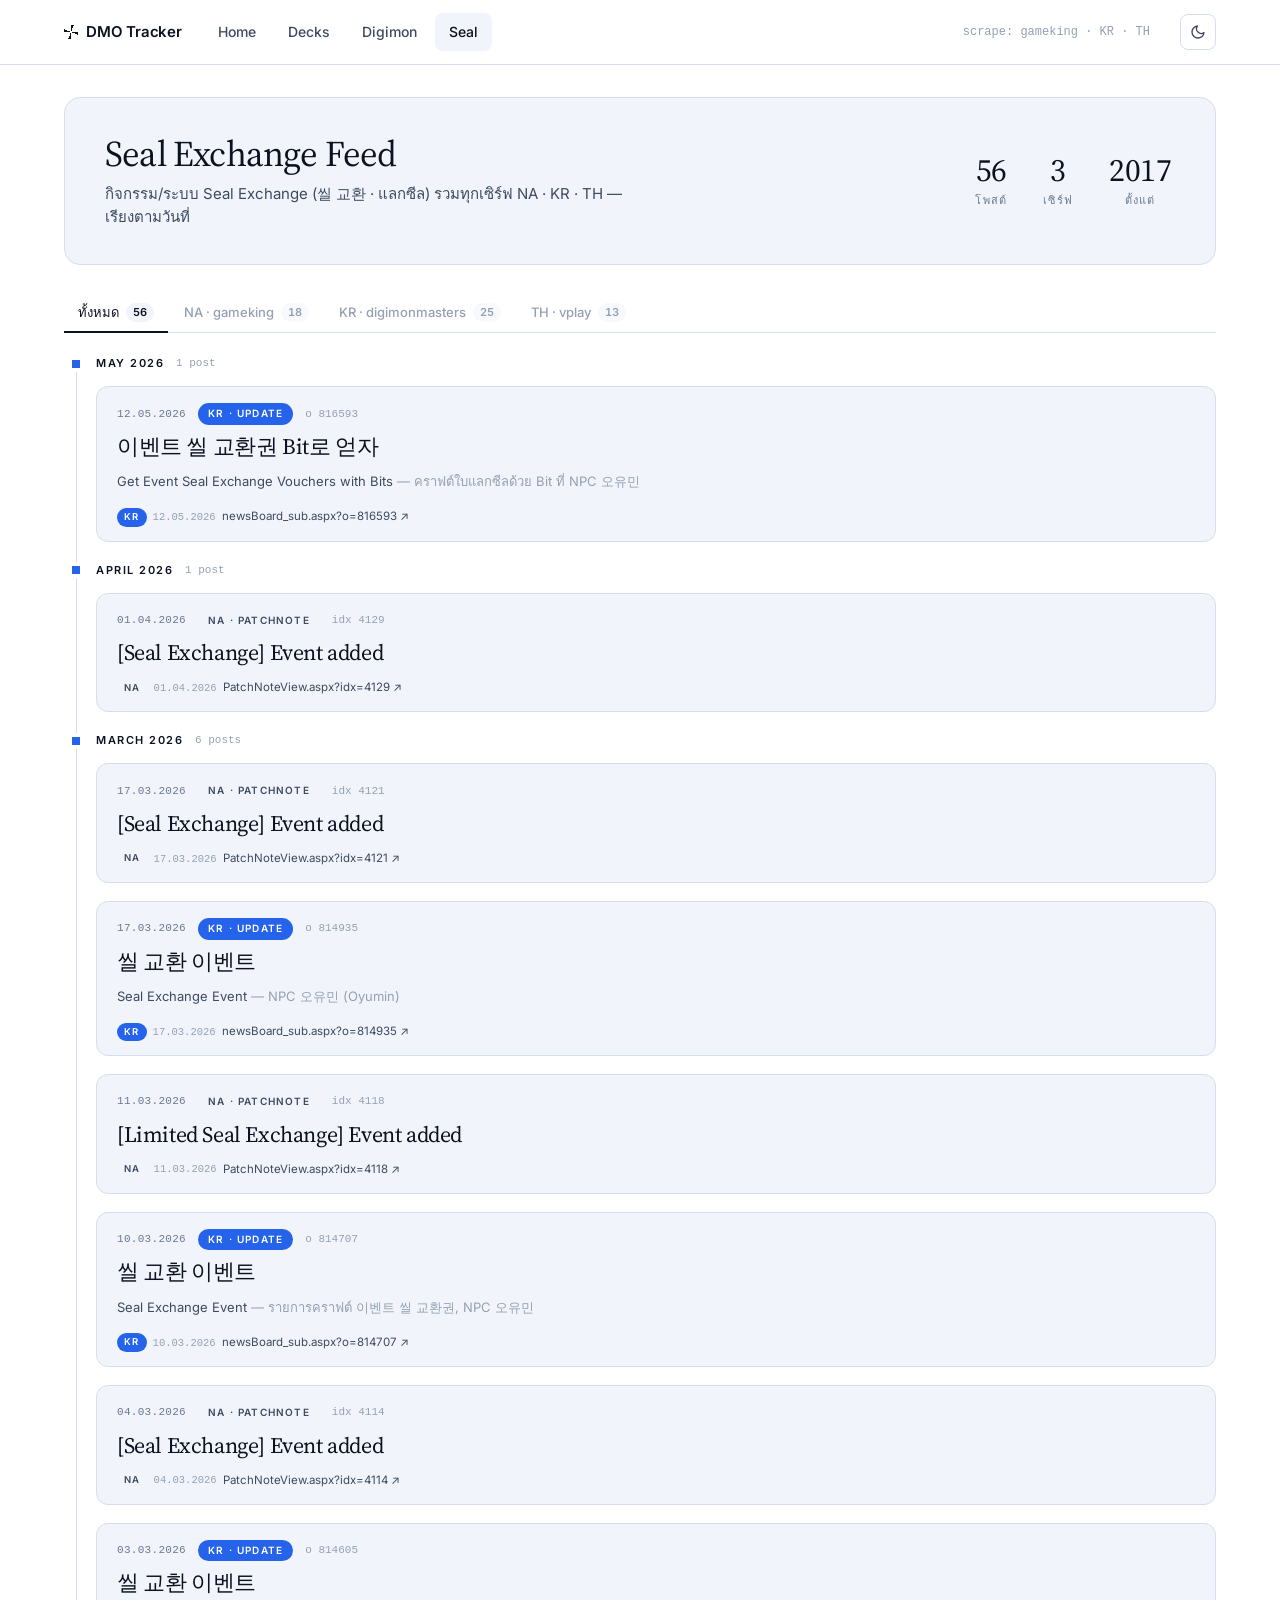
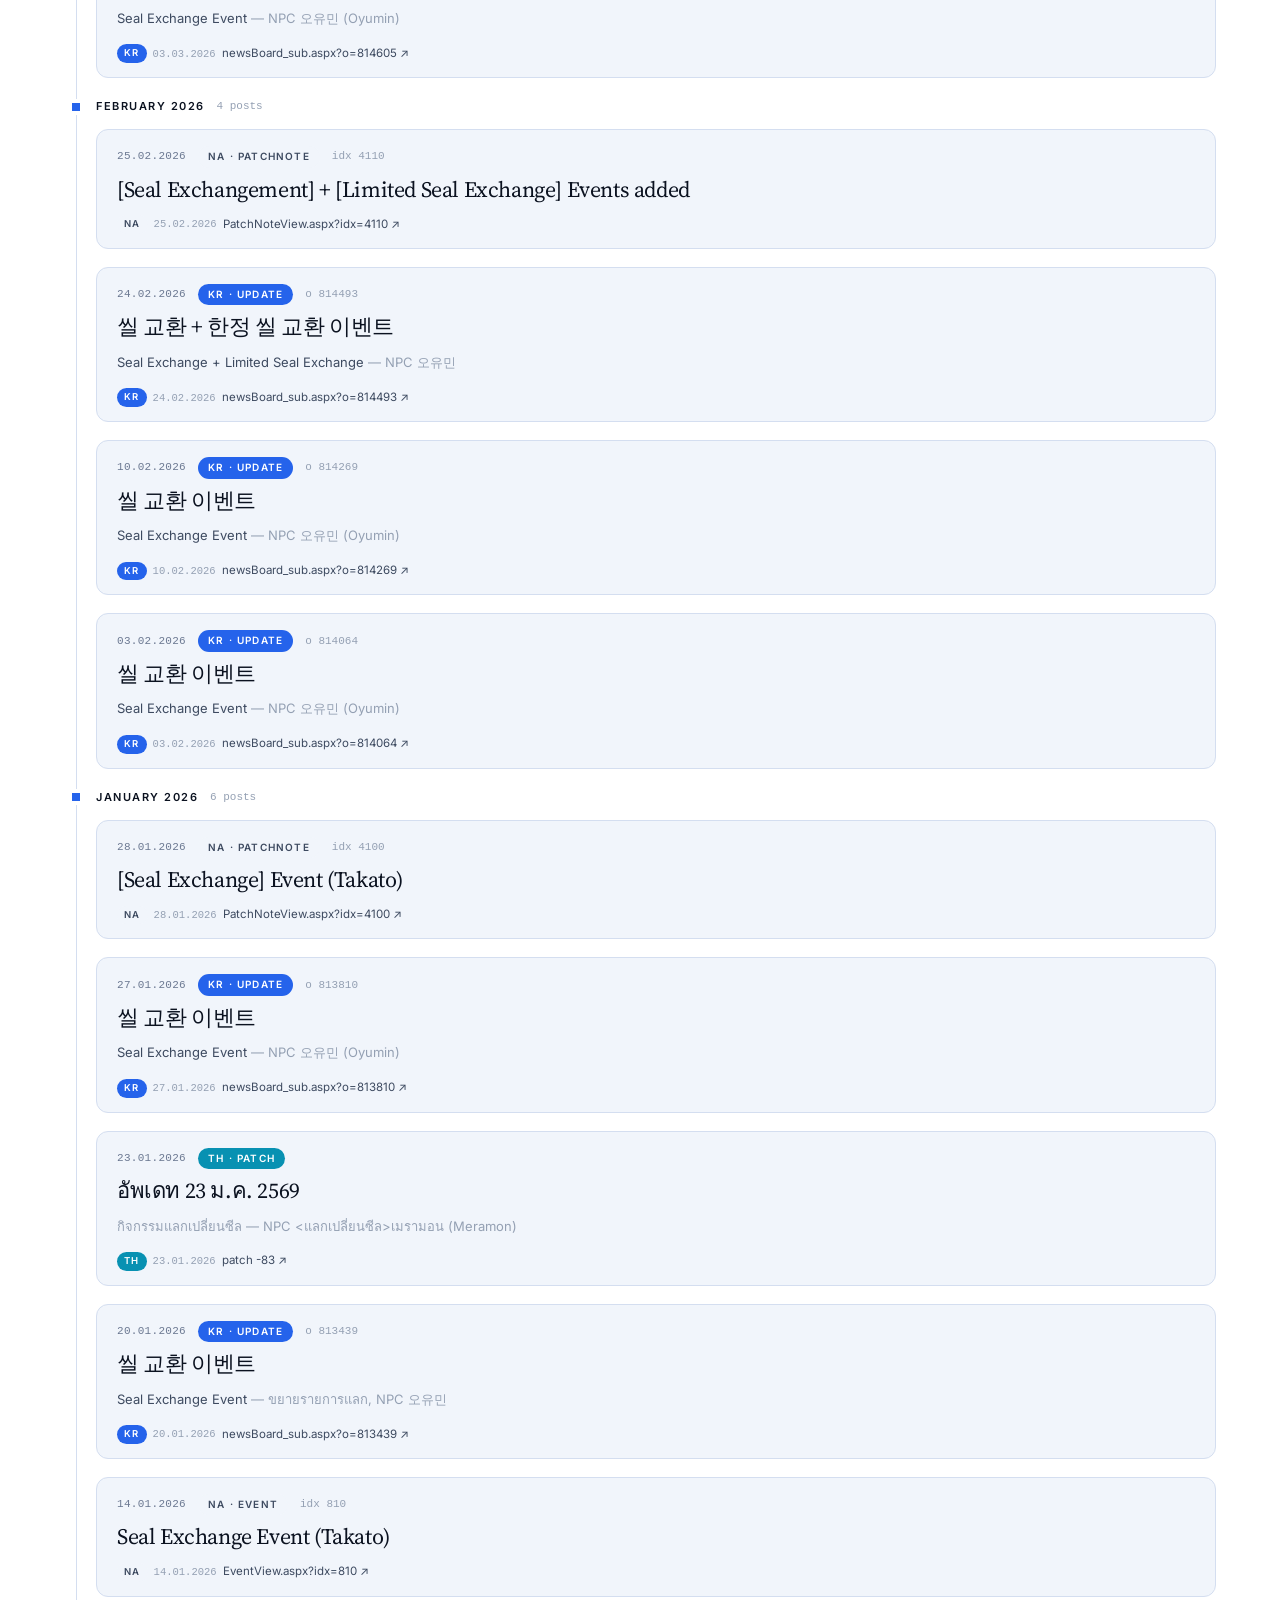
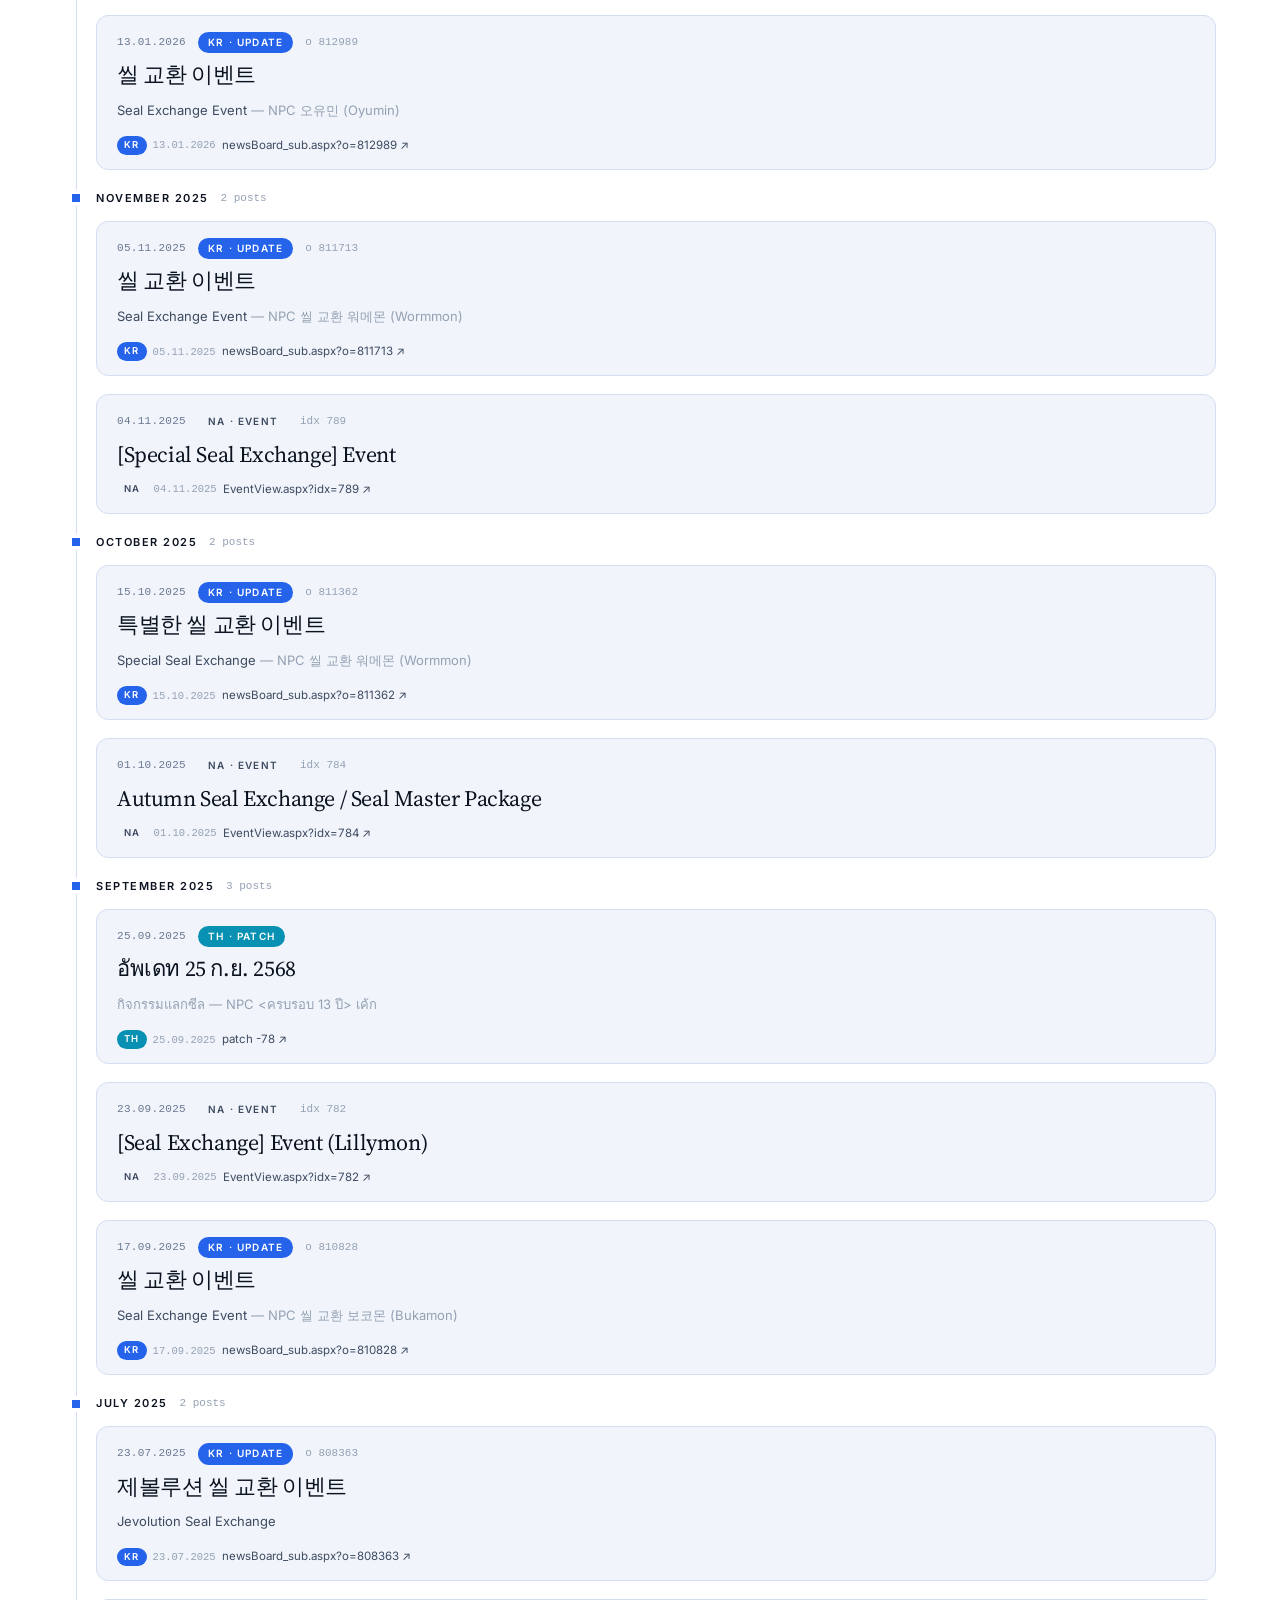
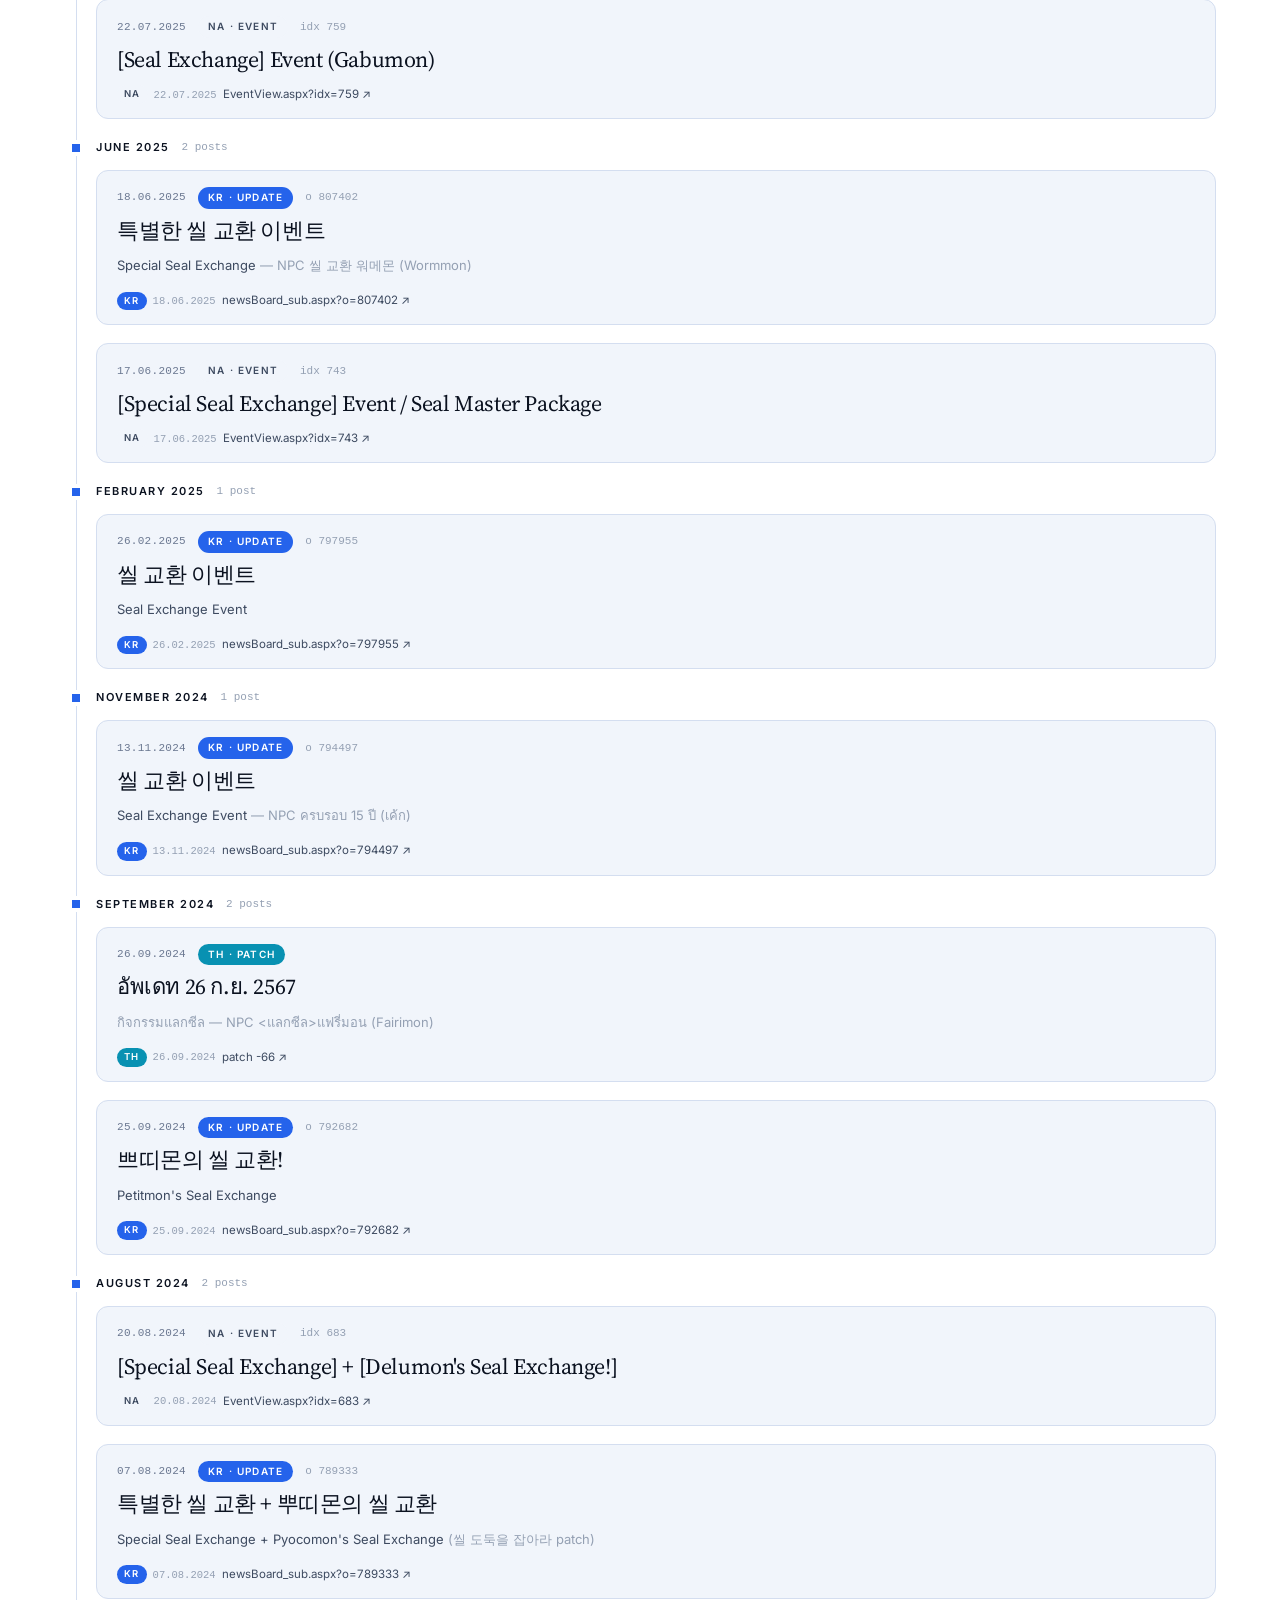
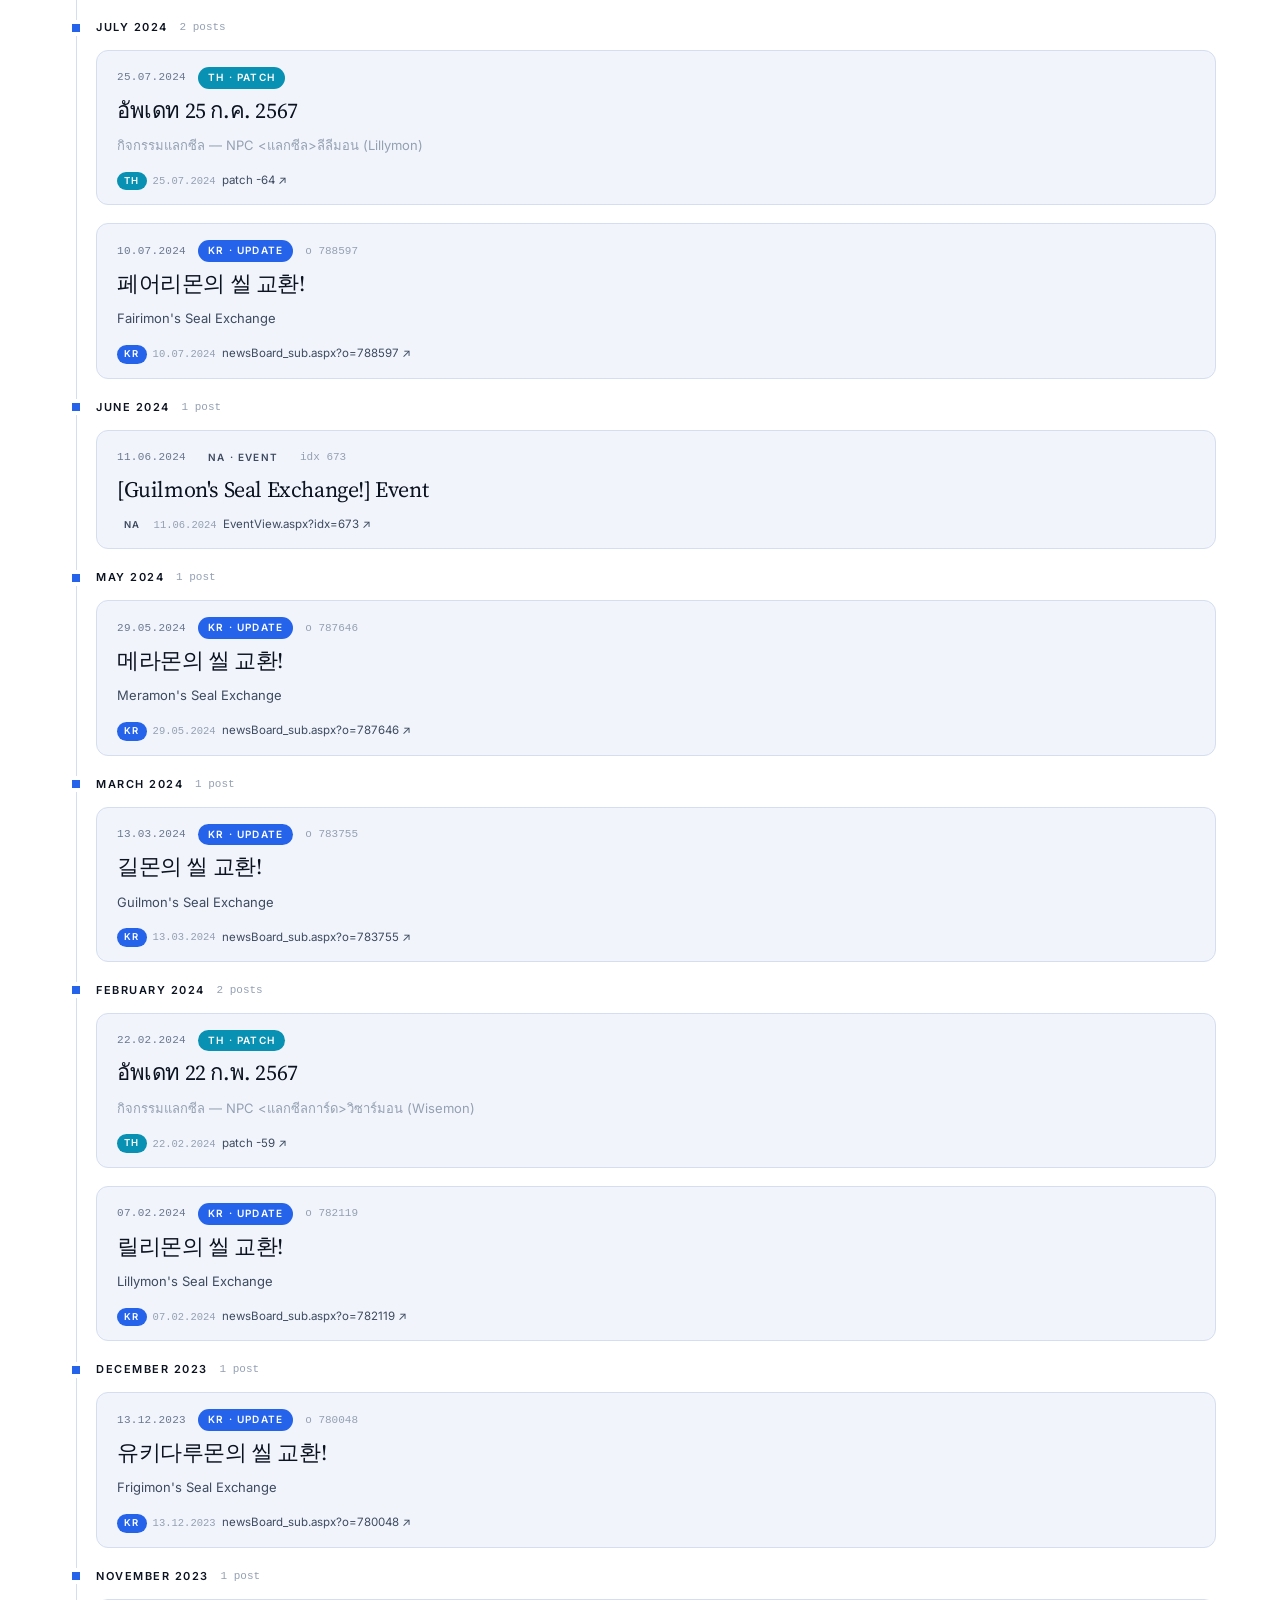
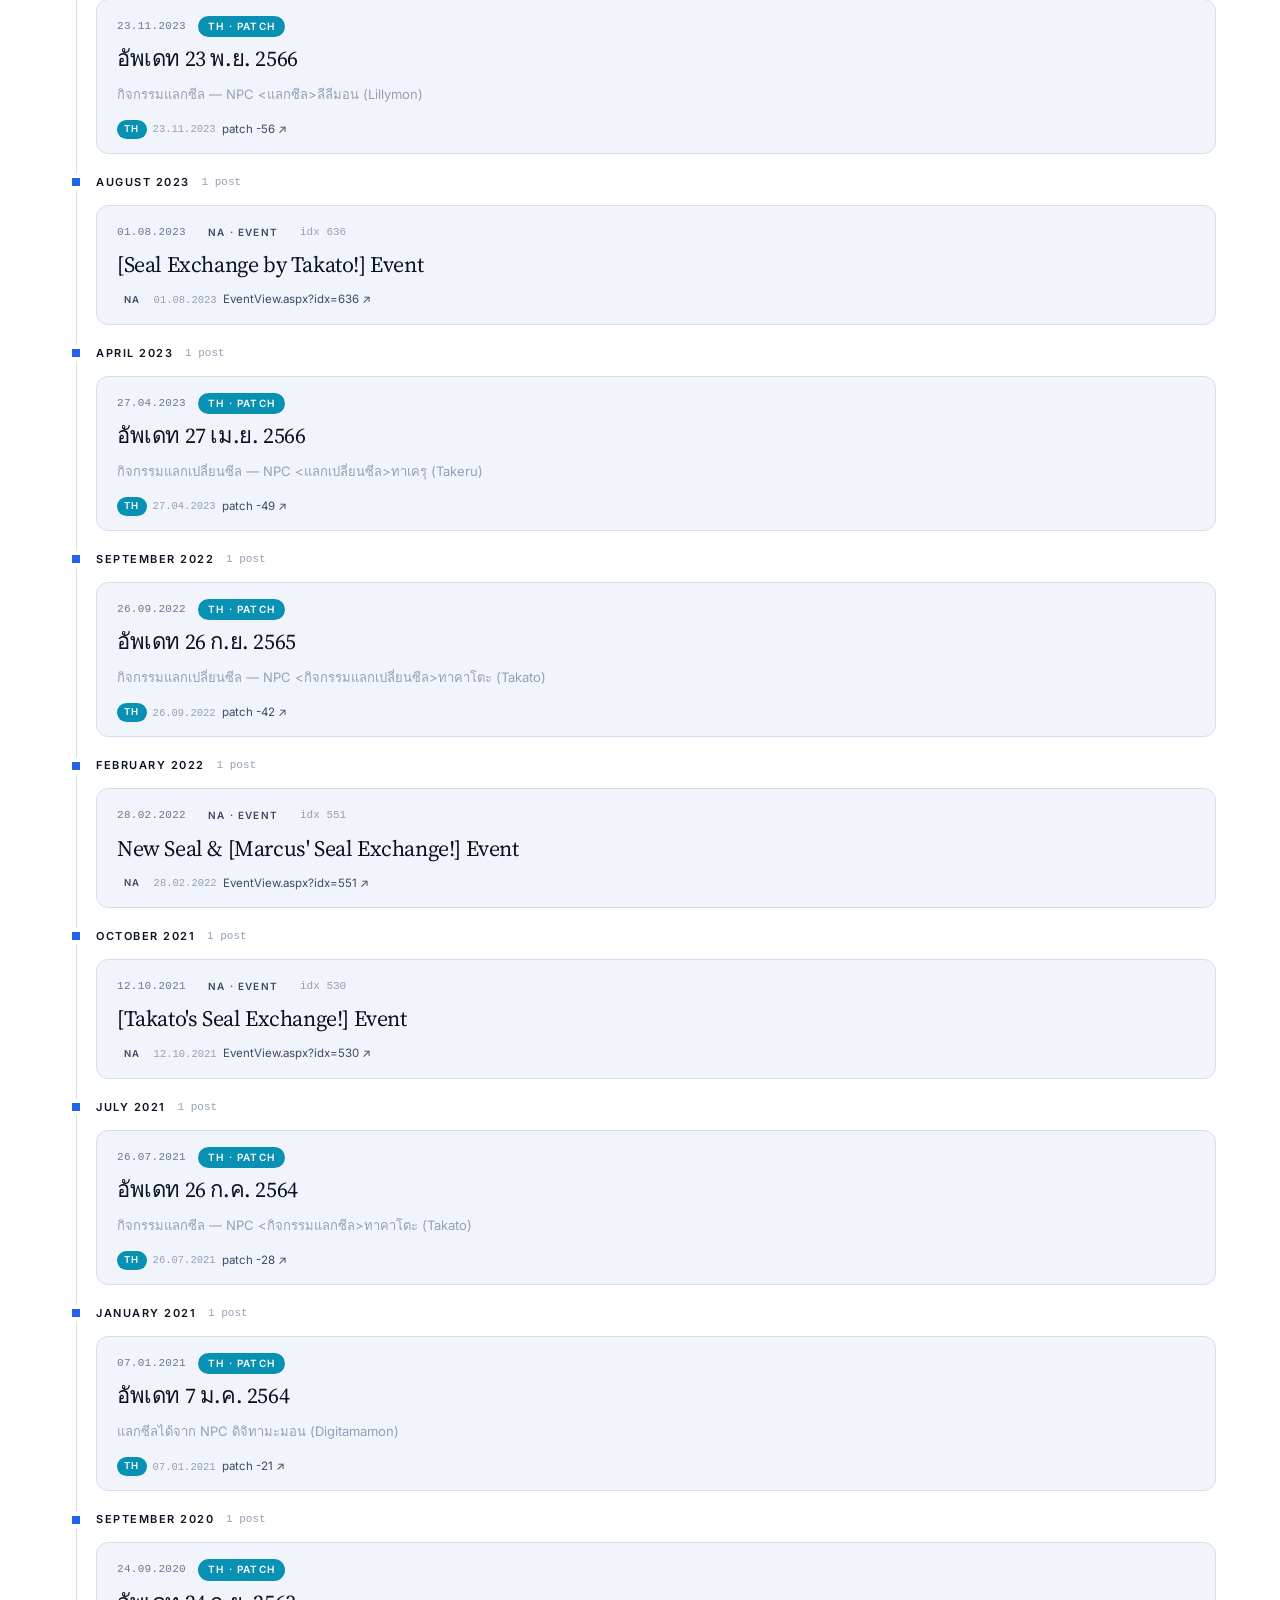
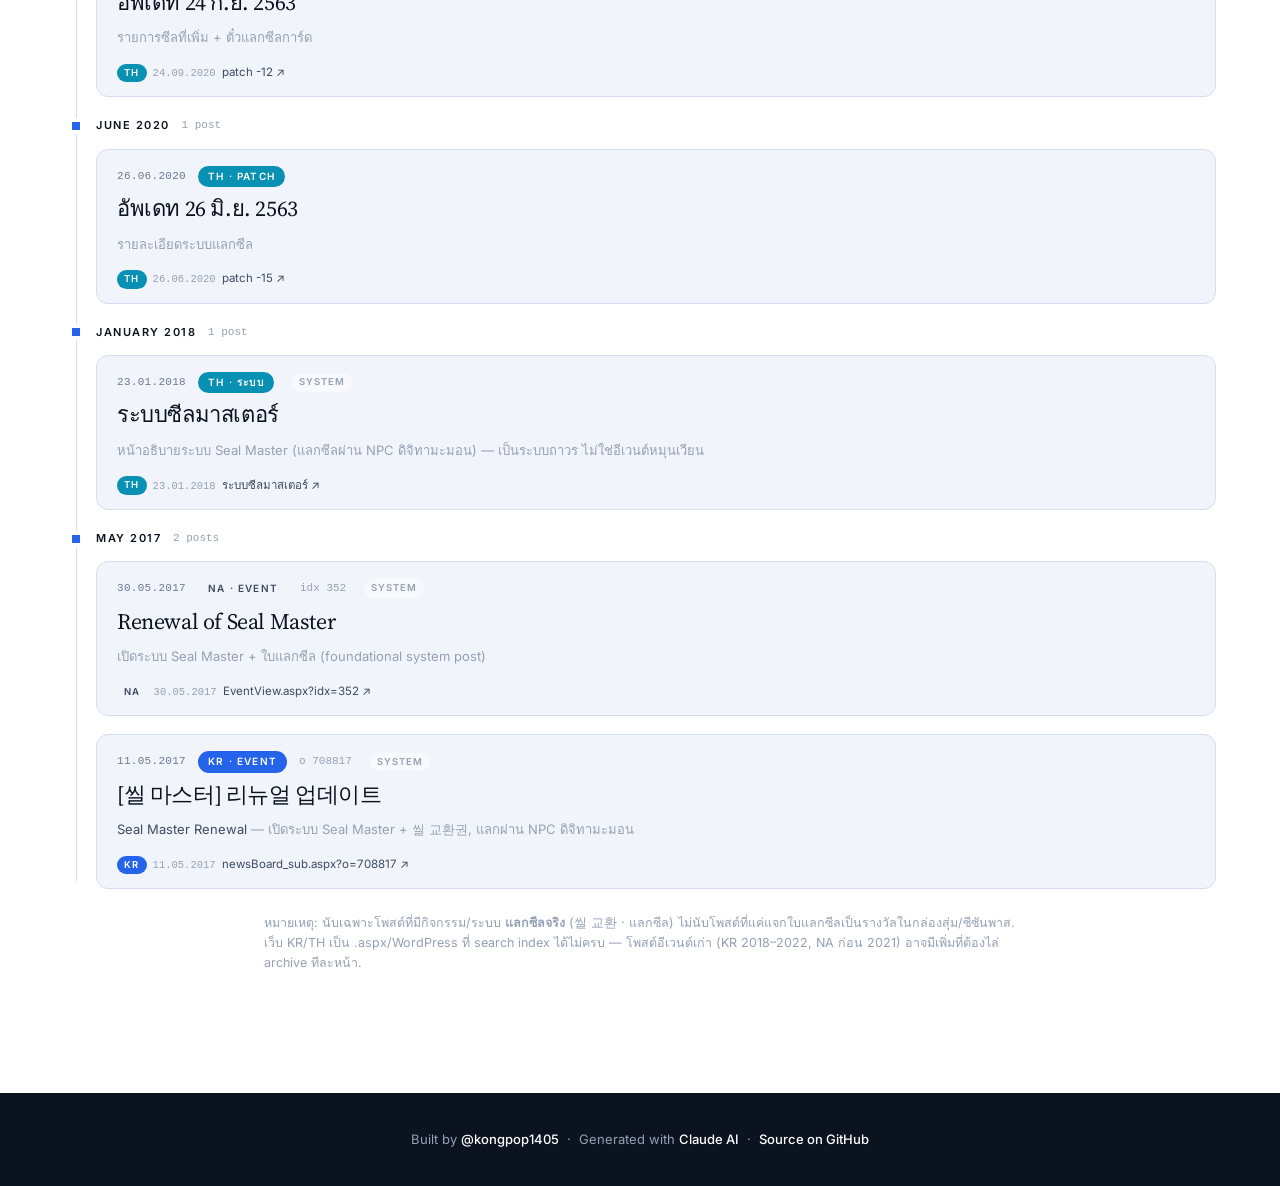
<file: docs/seals.html>
<!DOCTYPE html>
<html lang="th">
<head>
<meta charset="UTF-8">
<title>DMO Seal Exchange — Activity Feed</title>
<script src="js/theme.js"></script>
<link rel="stylesheet" href="css/site.css">
<style>
  /* Seal-page server colour-coding */
  .card-kind-badge.sv-na { background: var(--surface-card); color: var(--body); }
  .card-kind-badge.sv-kr { background: var(--coral); color: var(--on-primary); }
  .card-kind-badge.sv-th { background: var(--teal); color: var(--on-primary); }
  /* Server tabs */
  .server-tabs {
    display: flex; flex-wrap: wrap; gap: 2px;
    border-bottom: 1px solid var(--hairline);
    margin: 0 0 22px;
  }
  .server-tab {
    appearance: none; background: none; border: 0;
    border-bottom: 2px solid transparent; margin-bottom: -1px;
    padding: 9px 14px; font: inherit; font-size: 13px; font-weight: 500;
    color: var(--muted-soft); cursor: pointer;
    display: inline-flex; align-items: center; gap: 7px;
    transition: color .12s ease, border-color .12s ease;
  }
  .server-tab:hover { color: var(--ink); }
  .server-tab .tab-count {
    font-size: 11px; font-weight: 600; padding: 1px 7px; border-radius: 9999px;
    background: var(--surface-soft); color: var(--muted-soft);
    font-variant-numeric: tabular-nums;
  }
  .server-tab.is-active { color: var(--ink); border-bottom-color: var(--ink); }
  .server-tab.tab-kr.is-active { color: var(--coral); border-bottom-color: var(--coral); }
  .server-tab.tab-th.is-active { color: var(--teal); border-bottom-color: var(--teal); }
  .server-tab.is-active .tab-count { background: var(--surface-card); color: var(--ink); }
  .server-tab.tab-kr.is-active .tab-count { background: var(--coral); color: var(--on-primary); }
  .server-tab.tab-th.is-active .tab-count { background: var(--teal); color: var(--on-primary); }
  .seal-note { margin: 0; padding: 0 20px 16px; color: var(--muted-soft); font-size: 13px; line-height: 1.5; }
  .seal-note .gloss { color: var(--body); }
  .card-tag-system {
    font-size: 9.5px; font-weight: 600; letter-spacing: 1px; text-transform: uppercase;
    padding: 2px 7px; border-radius: 9999px; margin-left: 6px;
    background: var(--surface-soft); color: var(--muted-soft);
  }
</style>
</head>
<body>

<header class="site-nav">
  <div class="site-nav-inner">
    <a class="brand" href="./"><span class="dot"></span>DMO Tracker</a>
    <nav>
      <a href="./">Home</a>
      <a href="decks.html">Decks</a>
      <a href="digimon.html">Digimon</a>
      <a href="seals.html" class="is-active">Seal</a>
    </nav>
    <span class="nav-meta">scrape: gameking · KR · TH</span>
  </div>
</header>

<main class="page">

  <div class="hero">
    <div>
      <h1>Seal Exchange Feed</h1>
      <p class="lead">กิจกรรม/ระบบ Seal Exchange (씰 교환 · แลกซีล) รวมทุกเซิร์ฟ NA · KR · TH — เรียงตามวันที่</p>
    </div>
    <div class="hero-stats">
      <div class="hero-stat"><div class="num">56</div><div class="lbl">โพสต์</div></div>
      <div class="hero-stat"><div class="num">3</div><div class="lbl">เซิร์ฟ</div></div>
      <div class="hero-stat"><div class="num">2017</div><div class="lbl">ตั้งแต่</div></div>
    </div>
  </div>

  <div class="server-tabs" role="tablist" aria-label="เลือกเซิร์ฟเวอร์">
    <button class="server-tab is-active" data-server="all" role="tab" aria-selected="true">ทั้งหมด <span class="tab-count">56</span></button>
    <button class="server-tab tab-na" data-server="NA" role="tab" aria-selected="false">NA · gameking <span class="tab-count">18</span></button>
    <button class="server-tab tab-kr" data-server="KR" role="tab" aria-selected="false">KR · digimonmasters <span class="tab-count">25</span></button>
    <button class="server-tab tab-th" data-server="TH" role="tab" aria-selected="false">TH · vplay <span class="tab-count">13</span></button>
  </div>

  <div class="timeline">

    <div class="tl-month"><span class="tl-month-label">May 2026</span><span class="tl-month-count">1 post</span></div>
      <article class="card tl-entry" id="kr-816593" data-server="KR">
        <div class="card-head"><span class="card-date">12.05.2026</span><span class="card-kind-badge sv-kr">KR · Update</span><span class="card-idx">o 816593</span></div>
        <h2 class="card-title">이벤트 씰 교환권 Bit로 얻자</h2>
        <p class="seal-note"><span class="gloss">Get Event Seal Exchange Vouchers with Bits</span> — คราฟต์ใบแลกซีลด้วย Bit ที่ NPC 오유민</p>
        <div class="sources"><span class="src-item is-kr"><span class="src-label">KR</span><span class="src-date">12.05.2026</span><a href="https://www.digimonmasters.com/news/newsBoard_sub.aspx?o=816593&Btype=Update" target="_blank">newsBoard_sub.aspx?o=816593 ↗</a></span></div>
      </article>

    <div class="tl-month"><span class="tl-month-label">April 2026</span><span class="tl-month-count">1 post</span></div>
      <article class="card tl-entry" id="na-4129" data-server="NA">
        <div class="card-head"><span class="card-date">01.04.2026</span><span class="card-kind-badge sv-na">NA · PatchNote</span><span class="card-idx">idx 4129</span></div>
        <h2 class="card-title">[Seal Exchange] Event added</h2>
        <div class="sources"><span class="src-item is-na"><span class="src-label">NA</span><span class="src-date">01.04.2026</span><a href="https://dmo.gameking.com/News/PatchNoteView.aspx?idx=4129" target="_blank">PatchNoteView.aspx?idx=4129 ↗</a></span></div>
      </article>

    <div class="tl-month"><span class="tl-month-label">March 2026</span><span class="tl-month-count">6 posts</span></div>
      <article class="card tl-entry" id="na-4121" data-server="NA">
        <div class="card-head"><span class="card-date">17.03.2026</span><span class="card-kind-badge sv-na">NA · PatchNote</span><span class="card-idx">idx 4121</span></div>
        <h2 class="card-title">[Seal Exchange] Event added</h2>
        <div class="sources"><span class="src-item is-na"><span class="src-label">NA</span><span class="src-date">17.03.2026</span><a href="https://dmo.gameking.com/News/PatchNoteView.aspx?idx=4121" target="_blank">PatchNoteView.aspx?idx=4121 ↗</a></span></div>
      </article>
      <article class="card tl-entry" id="kr-814935" data-server="KR">
        <div class="card-head"><span class="card-date">17.03.2026</span><span class="card-kind-badge sv-kr">KR · Update</span><span class="card-idx">o 814935</span></div>
        <h2 class="card-title">씰 교환 이벤트</h2>
        <p class="seal-note"><span class="gloss">Seal Exchange Event</span> — NPC 오유민 (Oyumin)</p>
        <div class="sources"><span class="src-item is-kr"><span class="src-label">KR</span><span class="src-date">17.03.2026</span><a href="https://www.digimonmasters.com/news/newsBoard_sub.aspx?o=814935&Btype=Update" target="_blank">newsBoard_sub.aspx?o=814935 ↗</a></span></div>
      </article>
      <article class="card tl-entry" id="na-4118" data-server="NA">
        <div class="card-head"><span class="card-date">11.03.2026</span><span class="card-kind-badge sv-na">NA · PatchNote</span><span class="card-idx">idx 4118</span></div>
        <h2 class="card-title">[Limited Seal Exchange] Event added</h2>
        <div class="sources"><span class="src-item is-na"><span class="src-label">NA</span><span class="src-date">11.03.2026</span><a href="https://dmo.gameking.com/News/PatchNoteView.aspx?idx=4118" target="_blank">PatchNoteView.aspx?idx=4118 ↗</a></span></div>
      </article>
      <article class="card tl-entry" id="kr-814707" data-server="KR">
        <div class="card-head"><span class="card-date">10.03.2026</span><span class="card-kind-badge sv-kr">KR · Update</span><span class="card-idx">o 814707</span></div>
        <h2 class="card-title">씰 교환 이벤트</h2>
        <p class="seal-note"><span class="gloss">Seal Exchange Event</span> — รายการคราฟต์ 이벤트 씰 교환권, NPC 오유민</p>
        <div class="sources"><span class="src-item is-kr"><span class="src-label">KR</span><span class="src-date">10.03.2026</span><a href="https://www.digimonmasters.com/news/newsBoard_sub.aspx?o=814707&Btype=Update" target="_blank">newsBoard_sub.aspx?o=814707 ↗</a></span></div>
      </article>
      <article class="card tl-entry" id="na-4114" data-server="NA">
        <div class="card-head"><span class="card-date">04.03.2026</span><span class="card-kind-badge sv-na">NA · PatchNote</span><span class="card-idx">idx 4114</span></div>
        <h2 class="card-title">[Seal Exchange] Event added</h2>
        <div class="sources"><span class="src-item is-na"><span class="src-label">NA</span><span class="src-date">04.03.2026</span><a href="https://dmo.gameking.com/News/PatchNoteView.aspx?idx=4114" target="_blank">PatchNoteView.aspx?idx=4114 ↗</a></span></div>
      </article>
      <article class="card tl-entry" id="kr-814605" data-server="KR">
        <div class="card-head"><span class="card-date">03.03.2026</span><span class="card-kind-badge sv-kr">KR · Update</span><span class="card-idx">o 814605</span></div>
        <h2 class="card-title">씰 교환 이벤트</h2>
        <p class="seal-note"><span class="gloss">Seal Exchange Event</span> — NPC 오유민 (Oyumin)</p>
        <div class="sources"><span class="src-item is-kr"><span class="src-label">KR</span><span class="src-date">03.03.2026</span><a href="https://www.digimonmasters.com/news/newsBoard_sub.aspx?o=814605&Btype=Update" target="_blank">newsBoard_sub.aspx?o=814605 ↗</a></span></div>
      </article>

    <div class="tl-month"><span class="tl-month-label">February 2026</span><span class="tl-month-count">4 posts</span></div>
      <article class="card tl-entry" id="na-4110" data-server="NA">
        <div class="card-head"><span class="card-date">25.02.2026</span><span class="card-kind-badge sv-na">NA · PatchNote</span><span class="card-idx">idx 4110</span></div>
        <h2 class="card-title">[Seal Exchangement] + [Limited Seal Exchange] Events added</h2>
        <div class="sources"><span class="src-item is-na"><span class="src-label">NA</span><span class="src-date">25.02.2026</span><a href="https://dmo.gameking.com/News/PatchNoteView.aspx?idx=4110" target="_blank">PatchNoteView.aspx?idx=4110 ↗</a></span></div>
      </article>
      <article class="card tl-entry" id="kr-814493" data-server="KR">
        <div class="card-head"><span class="card-date">24.02.2026</span><span class="card-kind-badge sv-kr">KR · Update</span><span class="card-idx">o 814493</span></div>
        <h2 class="card-title">씰 교환 + 한정 씰 교환 이벤트</h2>
        <p class="seal-note"><span class="gloss">Seal Exchange + Limited Seal Exchange</span> — NPC 오유민</p>
        <div class="sources"><span class="src-item is-kr"><span class="src-label">KR</span><span class="src-date">24.02.2026</span><a href="https://www.digimonmasters.com/news/newsBoard_sub.aspx?o=814493&Btype=Update" target="_blank">newsBoard_sub.aspx?o=814493 ↗</a></span></div>
      </article>
      <article class="card tl-entry" id="kr-814269" data-server="KR">
        <div class="card-head"><span class="card-date">10.02.2026</span><span class="card-kind-badge sv-kr">KR · Update</span><span class="card-idx">o 814269</span></div>
        <h2 class="card-title">씰 교환 이벤트</h2>
        <p class="seal-note"><span class="gloss">Seal Exchange Event</span> — NPC 오유민 (Oyumin)</p>
        <div class="sources"><span class="src-item is-kr"><span class="src-label">KR</span><span class="src-date">10.02.2026</span><a href="https://www.digimonmasters.com/news/newsBoard_sub.aspx?o=814269&Btype=Update" target="_blank">newsBoard_sub.aspx?o=814269 ↗</a></span></div>
      </article>
      <article class="card tl-entry" id="kr-814064" data-server="KR">
        <div class="card-head"><span class="card-date">03.02.2026</span><span class="card-kind-badge sv-kr">KR · Update</span><span class="card-idx">o 814064</span></div>
        <h2 class="card-title">씰 교환 이벤트</h2>
        <p class="seal-note"><span class="gloss">Seal Exchange Event</span> — NPC 오유민 (Oyumin)</p>
        <div class="sources"><span class="src-item is-kr"><span class="src-label">KR</span><span class="src-date">03.02.2026</span><a href="https://www.digimonmasters.com/news/newsBoard_sub.aspx?o=814064&Btype=Update" target="_blank">newsBoard_sub.aspx?o=814064 ↗</a></span></div>
      </article>

    <div class="tl-month"><span class="tl-month-label">January 2026</span><span class="tl-month-count">6 posts</span></div>
      <article class="card tl-entry" id="na-4100" data-server="NA">
        <div class="card-head"><span class="card-date">28.01.2026</span><span class="card-kind-badge sv-na">NA · PatchNote</span><span class="card-idx">idx 4100</span></div>
        <h2 class="card-title">[Seal Exchange] Event (Takato)</h2>
        <div class="sources"><span class="src-item is-na"><span class="src-label">NA</span><span class="src-date">28.01.2026</span><a href="https://dmo.gameking.com/News/PatchNoteView.aspx?idx=4100" target="_blank">PatchNoteView.aspx?idx=4100 ↗</a></span></div>
      </article>
      <article class="card tl-entry" id="kr-813810" data-server="KR">
        <div class="card-head"><span class="card-date">27.01.2026</span><span class="card-kind-badge sv-kr">KR · Update</span><span class="card-idx">o 813810</span></div>
        <h2 class="card-title">씰 교환 이벤트</h2>
        <p class="seal-note"><span class="gloss">Seal Exchange Event</span> — NPC 오유민 (Oyumin)</p>
        <div class="sources"><span class="src-item is-kr"><span class="src-label">KR</span><span class="src-date">27.01.2026</span><a href="https://www.digimonmasters.com/news/newsBoard_sub.aspx?o=813810&Btype=Update" target="_blank">newsBoard_sub.aspx?o=813810 ↗</a></span></div>
      </article>
      <article class="card tl-entry" id="th-83" data-server="TH">
        <div class="card-head"><span class="card-date">23.01.2026</span><span class="card-kind-badge sv-th">TH · Patch</span></div>
        <h2 class="card-title">อัพเดท 23 ม.ค. 2569</h2>
        <p class="seal-note">กิจกรรมแลกเปลี่ยนซีล — NPC &lt;แลกเปลี่ยนซีล&gt;เมรามอน (Meramon)</p>
        <div class="sources"><span class="src-item is-th"><span class="src-label">TH</span><span class="src-date">23.01.2026</span><a href="https://www.vplay.in.th/%e0%b8%a3%e0%b8%b2%e0%b8%a2%e0%b8%a5%e0%b8%b0%e0%b9%80%e0%b8%ad%e0%b8%b5%e0%b8%a2%e0%b8%94%e0%b8%81%e0%b8%b2%e0%b8%a3%e0%b8%ad%e0%b8%b1%e0%b8%9e%e0%b9%80%e0%b8%94%e0%b8%97%e0%b8%9b%e0%b8%a3-83/" target="_blank">patch -83 ↗</a></span></div>
      </article>
      <article class="card tl-entry" id="kr-813439" data-server="KR">
        <div class="card-head"><span class="card-date">20.01.2026</span><span class="card-kind-badge sv-kr">KR · Update</span><span class="card-idx">o 813439</span></div>
        <h2 class="card-title">씰 교환 이벤트</h2>
        <p class="seal-note"><span class="gloss">Seal Exchange Event</span> — ขยายรายการแลก, NPC 오유민</p>
        <div class="sources"><span class="src-item is-kr"><span class="src-label">KR</span><span class="src-date">20.01.2026</span><a href="https://www.digimonmasters.com/news/newsBoard_sub.aspx?o=813439&Btype=Update" target="_blank">newsBoard_sub.aspx?o=813439 ↗</a></span></div>
      </article>
      <article class="card tl-entry" id="na-810" data-server="NA">
        <div class="card-head"><span class="card-date">14.01.2026</span><span class="card-kind-badge sv-na">NA · Event</span><span class="card-idx">idx 810</span></div>
        <h2 class="card-title">Seal Exchange Event (Takato)</h2>
        <div class="sources"><span class="src-item is-na"><span class="src-label">NA</span><span class="src-date">14.01.2026</span><a href="https://dmo.gameking.com/News/EventView.aspx?idx=810" target="_blank">EventView.aspx?idx=810 ↗</a></span></div>
      </article>
      <article class="card tl-entry" id="kr-812989" data-server="KR">
        <div class="card-head"><span class="card-date">13.01.2026</span><span class="card-kind-badge sv-kr">KR · Update</span><span class="card-idx">o 812989</span></div>
        <h2 class="card-title">씰 교환 이벤트</h2>
        <p class="seal-note"><span class="gloss">Seal Exchange Event</span> — NPC 오유민 (Oyumin)</p>
        <div class="sources"><span class="src-item is-kr"><span class="src-label">KR</span><span class="src-date">13.01.2026</span><a href="https://www.digimonmasters.com/news/newsBoard_sub.aspx?o=812989&Btype=Update" target="_blank">newsBoard_sub.aspx?o=812989 ↗</a></span></div>
      </article>

    <div class="tl-month"><span class="tl-month-label">November 2025</span><span class="tl-month-count">2 posts</span></div>
      <article class="card tl-entry" id="kr-811713" data-server="KR">
        <div class="card-head"><span class="card-date">05.11.2025</span><span class="card-kind-badge sv-kr">KR · Update</span><span class="card-idx">o 811713</span></div>
        <h2 class="card-title">씰 교환 이벤트</h2>
        <p class="seal-note"><span class="gloss">Seal Exchange Event</span> — NPC 씰 교환 워메몬 (Wormmon)</p>
        <div class="sources"><span class="src-item is-kr"><span class="src-label">KR</span><span class="src-date">05.11.2025</span><a href="https://www.digimonmasters.com/news/newsBoard_sub.aspx?o=811713&Btype=Update" target="_blank">newsBoard_sub.aspx?o=811713 ↗</a></span></div>
      </article>
      <article class="card tl-entry" id="na-789" data-server="NA">
        <div class="card-head"><span class="card-date">04.11.2025</span><span class="card-kind-badge sv-na">NA · Event</span><span class="card-idx">idx 789</span></div>
        <h2 class="card-title">[Special Seal Exchange] Event</h2>
        <div class="sources"><span class="src-item is-na"><span class="src-label">NA</span><span class="src-date">04.11.2025</span><a href="https://dmo.gameking.com/News/EventView.aspx?idx=789" target="_blank">EventView.aspx?idx=789 ↗</a></span></div>
      </article>

    <div class="tl-month"><span class="tl-month-label">October 2025</span><span class="tl-month-count">2 posts</span></div>
      <article class="card tl-entry" id="kr-811362" data-server="KR">
        <div class="card-head"><span class="card-date">15.10.2025</span><span class="card-kind-badge sv-kr">KR · Update</span><span class="card-idx">o 811362</span></div>
        <h2 class="card-title">특별한 씰 교환 이벤트</h2>
        <p class="seal-note"><span class="gloss">Special Seal Exchange</span> — NPC 씰 교환 워메몬 (Wormmon)</p>
        <div class="sources"><span class="src-item is-kr"><span class="src-label">KR</span><span class="src-date">15.10.2025</span><a href="https://www.digimonmasters.com/news/newsBoard_sub.aspx?o=811362&Btype=Update" target="_blank">newsBoard_sub.aspx?o=811362 ↗</a></span></div>
      </article>
      <article class="card tl-entry" id="na-784" data-server="NA">
        <div class="card-head"><span class="card-date">01.10.2025</span><span class="card-kind-badge sv-na">NA · Event</span><span class="card-idx">idx 784</span></div>
        <h2 class="card-title">Autumn Seal Exchange / Seal Master Package</h2>
        <div class="sources"><span class="src-item is-na"><span class="src-label">NA</span><span class="src-date">01.10.2025</span><a href="https://dmo.gameking.com/News/EventView.aspx?idx=784" target="_blank">EventView.aspx?idx=784 ↗</a></span></div>
      </article>

    <div class="tl-month"><span class="tl-month-label">September 2025</span><span class="tl-month-count">3 posts</span></div>
      <article class="card tl-entry" id="th-78" data-server="TH">
        <div class="card-head"><span class="card-date">25.09.2025</span><span class="card-kind-badge sv-th">TH · Patch</span></div>
        <h2 class="card-title">อัพเดท 25 ก.ย. 2568</h2>
        <p class="seal-note">กิจกรรมแลกซีล — NPC &lt;ครบรอบ 13 ปี&gt; เค้ก</p>
        <div class="sources"><span class="src-item is-th"><span class="src-label">TH</span><span class="src-date">25.09.2025</span><a href="https://www.vplay.in.th/%e0%b8%a3%e0%b8%b2%e0%b8%a2%e0%b8%a5%e0%b8%b0%e0%b9%80%e0%b8%ad%e0%b8%b5%e0%b8%a2%e0%b8%94%e0%b8%81%e0%b8%b2%e0%b8%a3%e0%b8%ad%e0%b8%b1%e0%b8%9e%e0%b9%80%e0%b8%94%e0%b8%97%e0%b8%9b%e0%b8%a3-78/" target="_blank">patch -78 ↗</a></span></div>
      </article>
      <article class="card tl-entry" id="na-782" data-server="NA">
        <div class="card-head"><span class="card-date">23.09.2025</span><span class="card-kind-badge sv-na">NA · Event</span><span class="card-idx">idx 782</span></div>
        <h2 class="card-title">[Seal Exchange] Event (Lillymon)</h2>
        <div class="sources"><span class="src-item is-na"><span class="src-label">NA</span><span class="src-date">23.09.2025</span><a href="https://dmo.gameking.com/News/EventView.aspx?idx=782" target="_blank">EventView.aspx?idx=782 ↗</a></span></div>
      </article>
      <article class="card tl-entry" id="kr-810828" data-server="KR">
        <div class="card-head"><span class="card-date">17.09.2025</span><span class="card-kind-badge sv-kr">KR · Update</span><span class="card-idx">o 810828</span></div>
        <h2 class="card-title">씰 교환 이벤트</h2>
        <p class="seal-note"><span class="gloss">Seal Exchange Event</span> — NPC 씰 교환 보코몬 (Bukamon)</p>
        <div class="sources"><span class="src-item is-kr"><span class="src-label">KR</span><span class="src-date">17.09.2025</span><a href="https://www.digimonmasters.com/news/newsBoard_sub.aspx?o=810828&Btype=Update" target="_blank">newsBoard_sub.aspx?o=810828 ↗</a></span></div>
      </article>

    <div class="tl-month"><span class="tl-month-label">July 2025</span><span class="tl-month-count">2 posts</span></div>
      <article class="card tl-entry" id="kr-808363" data-server="KR">
        <div class="card-head"><span class="card-date">23.07.2025</span><span class="card-kind-badge sv-kr">KR · Update</span><span class="card-idx">o 808363</span></div>
        <h2 class="card-title">제볼루션 씰 교환 이벤트</h2>
        <p class="seal-note"><span class="gloss">Jevolution Seal Exchange</span></p>
        <div class="sources"><span class="src-item is-kr"><span class="src-label">KR</span><span class="src-date">23.07.2025</span><a href="https://www.digimonmasters.com/news/newsBoard_sub.aspx?o=808363&Btype=Update" target="_blank">newsBoard_sub.aspx?o=808363 ↗</a></span></div>
      </article>
      <article class="card tl-entry" id="na-759" data-server="NA">
        <div class="card-head"><span class="card-date">22.07.2025</span><span class="card-kind-badge sv-na">NA · Event</span><span class="card-idx">idx 759</span></div>
        <h2 class="card-title">[Seal Exchange] Event (Gabumon)</h2>
        <div class="sources"><span class="src-item is-na"><span class="src-label">NA</span><span class="src-date">22.07.2025</span><a href="https://dmo.gameking.com/News/EventView.aspx?idx=759" target="_blank">EventView.aspx?idx=759 ↗</a></span></div>
      </article>

    <div class="tl-month"><span class="tl-month-label">June 2025</span><span class="tl-month-count">2 posts</span></div>
      <article class="card tl-entry" id="kr-807402" data-server="KR">
        <div class="card-head"><span class="card-date">18.06.2025</span><span class="card-kind-badge sv-kr">KR · Update</span><span class="card-idx">o 807402</span></div>
        <h2 class="card-title">특별한 씰 교환 이벤트</h2>
        <p class="seal-note"><span class="gloss">Special Seal Exchange</span> — NPC 씰 교환 워메몬 (Wormmon)</p>
        <div class="sources"><span class="src-item is-kr"><span class="src-label">KR</span><span class="src-date">18.06.2025</span><a href="https://www.digimonmasters.com/news/newsBoard_sub.aspx?o=807402&Btype=Update" target="_blank">newsBoard_sub.aspx?o=807402 ↗</a></span></div>
      </article>
      <article class="card tl-entry" id="na-743" data-server="NA">
        <div class="card-head"><span class="card-date">17.06.2025</span><span class="card-kind-badge sv-na">NA · Event</span><span class="card-idx">idx 743</span></div>
        <h2 class="card-title">[Special Seal Exchange] Event / Seal Master Package</h2>
        <div class="sources"><span class="src-item is-na"><span class="src-label">NA</span><span class="src-date">17.06.2025</span><a href="https://dmo.gameking.com/News/EventView.aspx?idx=743" target="_blank">EventView.aspx?idx=743 ↗</a></span></div>
      </article>

    <div class="tl-month"><span class="tl-month-label">February 2025</span><span class="tl-month-count">1 post</span></div>
      <article class="card tl-entry" id="kr-797955" data-server="KR">
        <div class="card-head"><span class="card-date">26.02.2025</span><span class="card-kind-badge sv-kr">KR · Update</span><span class="card-idx">o 797955</span></div>
        <h2 class="card-title">씰 교환 이벤트</h2>
        <p class="seal-note"><span class="gloss">Seal Exchange Event</span></p>
        <div class="sources"><span class="src-item is-kr"><span class="src-label">KR</span><span class="src-date">26.02.2025</span><a href="https://www.digimonmasters.com/news/newsBoard_sub.aspx?o=797955&Btype=Update" target="_blank">newsBoard_sub.aspx?o=797955 ↗</a></span></div>
      </article>

    <div class="tl-month"><span class="tl-month-label">November 2024</span><span class="tl-month-count">1 post</span></div>
      <article class="card tl-entry" id="kr-794497" data-server="KR">
        <div class="card-head"><span class="card-date">13.11.2024</span><span class="card-kind-badge sv-kr">KR · Update</span><span class="card-idx">o 794497</span></div>
        <h2 class="card-title">씰 교환 이벤트</h2>
        <p class="seal-note"><span class="gloss">Seal Exchange Event</span> — NPC ครบรอบ 15 ปี (เค้ก)</p>
        <div class="sources"><span class="src-item is-kr"><span class="src-label">KR</span><span class="src-date">13.11.2024</span><a href="https://www.digimonmasters.com/news/newsBoard_sub.aspx?o=794497&Btype=Update" target="_blank">newsBoard_sub.aspx?o=794497 ↗</a></span></div>
      </article>

    <div class="tl-month"><span class="tl-month-label">September 2024</span><span class="tl-month-count">2 posts</span></div>
      <article class="card tl-entry" id="th-66" data-server="TH">
        <div class="card-head"><span class="card-date">26.09.2024</span><span class="card-kind-badge sv-th">TH · Patch</span></div>
        <h2 class="card-title">อัพเดท 26 ก.ย. 2567</h2>
        <p class="seal-note">กิจกรรมแลกซีล — NPC &lt;แลกซีล&gt;แฟรี่มอน (Fairimon)</p>
        <div class="sources"><span class="src-item is-th"><span class="src-label">TH</span><span class="src-date">26.09.2024</span><a href="https://www.vplay.in.th/%e0%b8%a3%e0%b8%b2%e0%b8%a2%e0%b8%a5%e0%b8%b0%e0%b9%80%e0%b8%ad%e0%b8%b5%e0%b8%a2%e0%b8%94%e0%b8%81%e0%b8%b2%e0%b8%a3%e0%b8%ad%e0%b8%b1%e0%b8%9e%e0%b9%80%e0%b8%94%e0%b8%97%e0%b8%9b%e0%b8%a3-66/" target="_blank">patch -66 ↗</a></span></div>
      </article>
      <article class="card tl-entry" id="kr-792682" data-server="KR">
        <div class="card-head"><span class="card-date">25.09.2024</span><span class="card-kind-badge sv-kr">KR · Update</span><span class="card-idx">o 792682</span></div>
        <h2 class="card-title">쁘띠몬의 씰 교환!</h2>
        <p class="seal-note"><span class="gloss">Petitmon's Seal Exchange</span></p>
        <div class="sources"><span class="src-item is-kr"><span class="src-label">KR</span><span class="src-date">25.09.2024</span><a href="https://www.digimonmasters.com/news/newsBoard_sub.aspx?o=792682&Btype=Update" target="_blank">newsBoard_sub.aspx?o=792682 ↗</a></span></div>
      </article>

    <div class="tl-month"><span class="tl-month-label">August 2024</span><span class="tl-month-count">2 posts</span></div>
      <article class="card tl-entry" id="na-683" data-server="NA">
        <div class="card-head"><span class="card-date">20.08.2024</span><span class="card-kind-badge sv-na">NA · Event</span><span class="card-idx">idx 683</span></div>
        <h2 class="card-title">[Special Seal Exchange] + [Delumon's Seal Exchange!]</h2>
        <div class="sources"><span class="src-item is-na"><span class="src-label">NA</span><span class="src-date">20.08.2024</span><a href="https://dmo.gameking.com/News/EventView.aspx?idx=683" target="_blank">EventView.aspx?idx=683 ↗</a></span></div>
      </article>
      <article class="card tl-entry" id="kr-789333" data-server="KR">
        <div class="card-head"><span class="card-date">07.08.2024</span><span class="card-kind-badge sv-kr">KR · Update</span><span class="card-idx">o 789333</span></div>
        <h2 class="card-title">특별한 씰 교환 + 뿌띠몬의 씰 교환</h2>
        <p class="seal-note"><span class="gloss">Special Seal Exchange + Pyocomon's Seal Exchange</span> (씰 도둑을 잡아라 patch)</p>
        <div class="sources"><span class="src-item is-kr"><span class="src-label">KR</span><span class="src-date">07.08.2024</span><a href="https://www.digimonmasters.com/news/newsBoard_sub.aspx?o=789333&Btype=Update" target="_blank">newsBoard_sub.aspx?o=789333 ↗</a></span></div>
      </article>

    <div class="tl-month"><span class="tl-month-label">July 2024</span><span class="tl-month-count">2 posts</span></div>
      <article class="card tl-entry" id="th-64" data-server="TH">
        <div class="card-head"><span class="card-date">25.07.2024</span><span class="card-kind-badge sv-th">TH · Patch</span></div>
        <h2 class="card-title">อัพเดท 25 ก.ค. 2567</h2>
        <p class="seal-note">กิจกรรมแลกซีล — NPC &lt;แลกซีล&gt;ลีลีมอน (Lillymon)</p>
        <div class="sources"><span class="src-item is-th"><span class="src-label">TH</span><span class="src-date">25.07.2024</span><a href="https://www.vplay.in.th/%e0%b8%a3%e0%b8%b2%e0%b8%a2%e0%b8%a5%e0%b8%b0%e0%b9%80%e0%b8%ad%e0%b8%b5%e0%b8%a2%e0%b8%94%e0%b8%81%e0%b8%b2%e0%b8%a3%e0%b8%ad%e0%b8%b1%e0%b8%9e%e0%b9%80%e0%b8%94%e0%b8%97%e0%b8%9b%e0%b8%a3-64/" target="_blank">patch -64 ↗</a></span></div>
      </article>
      <article class="card tl-entry" id="kr-788597" data-server="KR">
        <div class="card-head"><span class="card-date">10.07.2024</span><span class="card-kind-badge sv-kr">KR · Update</span><span class="card-idx">o 788597</span></div>
        <h2 class="card-title">페어리몬의 씰 교환!</h2>
        <p class="seal-note"><span class="gloss">Fairimon's Seal Exchange</span></p>
        <div class="sources"><span class="src-item is-kr"><span class="src-label">KR</span><span class="src-date">10.07.2024</span><a href="https://www.digimonmasters.com/news/newsBoard_sub.aspx?o=788597&Btype=Update" target="_blank">newsBoard_sub.aspx?o=788597 ↗</a></span></div>
      </article>

    <div class="tl-month"><span class="tl-month-label">June 2024</span><span class="tl-month-count">1 post</span></div>
      <article class="card tl-entry" id="na-673" data-server="NA">
        <div class="card-head"><span class="card-date">11.06.2024</span><span class="card-kind-badge sv-na">NA · Event</span><span class="card-idx">idx 673</span></div>
        <h2 class="card-title">[Guilmon's Seal Exchange!] Event</h2>
        <div class="sources"><span class="src-item is-na"><span class="src-label">NA</span><span class="src-date">11.06.2024</span><a href="https://dmo.gameking.com/News/EventView.aspx?idx=673" target="_blank">EventView.aspx?idx=673 ↗</a></span></div>
      </article>

    <div class="tl-month"><span class="tl-month-label">May 2024</span><span class="tl-month-count">1 post</span></div>
      <article class="card tl-entry" id="kr-787646" data-server="KR">
        <div class="card-head"><span class="card-date">29.05.2024</span><span class="card-kind-badge sv-kr">KR · Update</span><span class="card-idx">o 787646</span></div>
        <h2 class="card-title">메라몬의 씰 교환!</h2>
        <p class="seal-note"><span class="gloss">Meramon's Seal Exchange</span></p>
        <div class="sources"><span class="src-item is-kr"><span class="src-label">KR</span><span class="src-date">29.05.2024</span><a href="https://www.digimonmasters.com/news/newsBoard_sub.aspx?o=787646&Btype=Update" target="_blank">newsBoard_sub.aspx?o=787646 ↗</a></span></div>
      </article>

    <div class="tl-month"><span class="tl-month-label">March 2024</span><span class="tl-month-count">1 post</span></div>
      <article class="card tl-entry" id="kr-783755" data-server="KR">
        <div class="card-head"><span class="card-date">13.03.2024</span><span class="card-kind-badge sv-kr">KR · Update</span><span class="card-idx">o 783755</span></div>
        <h2 class="card-title">길몬의 씰 교환!</h2>
        <p class="seal-note"><span class="gloss">Guilmon's Seal Exchange</span></p>
        <div class="sources"><span class="src-item is-kr"><span class="src-label">KR</span><span class="src-date">13.03.2024</span><a href="https://www.digimonmasters.com/news/newsBoard_sub.aspx?o=783755&Btype=Update" target="_blank">newsBoard_sub.aspx?o=783755 ↗</a></span></div>
      </article>

    <div class="tl-month"><span class="tl-month-label">February 2024</span><span class="tl-month-count">2 posts</span></div>
      <article class="card tl-entry" id="th-59" data-server="TH">
        <div class="card-head"><span class="card-date">22.02.2024</span><span class="card-kind-badge sv-th">TH · Patch</span></div>
        <h2 class="card-title">อัพเดท 22 ก.พ. 2567</h2>
        <p class="seal-note">กิจกรรมแลกซีล — NPC &lt;แลกซีลการ์ด&gt;วิซาร์มอน (Wisemon)</p>
        <div class="sources"><span class="src-item is-th"><span class="src-label">TH</span><span class="src-date">22.02.2024</span><a href="https://www.vplay.in.th/%e0%b8%a3%e0%b8%b2%e0%b8%a2%e0%b8%a5%e0%b8%b0%e0%b9%80%e0%b8%ad%e0%b8%b5%e0%b8%a2%e0%b8%94%e0%b8%81%e0%b8%b2%e0%b8%a3%e0%b8%ad%e0%b8%b1%e0%b8%9e%e0%b9%80%e0%b8%94%e0%b8%97%e0%b8%9b%e0%b8%a3-59/" target="_blank">patch -59 ↗</a></span></div>
      </article>
      <article class="card tl-entry" id="kr-782119" data-server="KR">
        <div class="card-head"><span class="card-date">07.02.2024</span><span class="card-kind-badge sv-kr">KR · Update</span><span class="card-idx">o 782119</span></div>
        <h2 class="card-title">릴리몬의 씰 교환!</h2>
        <p class="seal-note"><span class="gloss">Lillymon's Seal Exchange</span></p>
        <div class="sources"><span class="src-item is-kr"><span class="src-label">KR</span><span class="src-date">07.02.2024</span><a href="https://www.digimonmasters.com/news/newsBoard_sub.aspx?o=782119&Btype=Update" target="_blank">newsBoard_sub.aspx?o=782119 ↗</a></span></div>
      </article>

    <div class="tl-month"><span class="tl-month-label">December 2023</span><span class="tl-month-count">1 post</span></div>
      <article class="card tl-entry" id="kr-780048" data-server="KR">
        <div class="card-head"><span class="card-date">13.12.2023</span><span class="card-kind-badge sv-kr">KR · Update</span><span class="card-idx">o 780048</span></div>
        <h2 class="card-title">유키다루몬의 씰 교환!</h2>
        <p class="seal-note"><span class="gloss">Frigimon's Seal Exchange</span></p>
        <div class="sources"><span class="src-item is-kr"><span class="src-label">KR</span><span class="src-date">13.12.2023</span><a href="https://www.digimonmasters.com/news/newsBoard_sub.aspx?o=780048&Btype=Update" target="_blank">newsBoard_sub.aspx?o=780048 ↗</a></span></div>
      </article>

    <div class="tl-month"><span class="tl-month-label">November 2023</span><span class="tl-month-count">1 post</span></div>
      <article class="card tl-entry" id="th-56" data-server="TH">
        <div class="card-head"><span class="card-date">23.11.2023</span><span class="card-kind-badge sv-th">TH · Patch</span></div>
        <h2 class="card-title">อัพเดท 23 พ.ย. 2566</h2>
        <p class="seal-note">กิจกรรมแลกซีล — NPC &lt;แลกซีล&gt;ลีลีมอน (Lillymon)</p>
        <div class="sources"><span class="src-item is-th"><span class="src-label">TH</span><span class="src-date">23.11.2023</span><a href="https://www.vplay.in.th/%e0%b8%a3%e0%b8%b2%e0%b8%a2%e0%b8%a5%e0%b8%b0%e0%b9%80%e0%b8%ad%e0%b8%b5%e0%b8%a2%e0%b8%94%e0%b8%81%e0%b8%b2%e0%b8%a3%e0%b8%ad%e0%b8%b1%e0%b8%9e%e0%b9%80%e0%b8%94%e0%b8%97%e0%b8%9b%e0%b8%a3-56/" target="_blank">patch -56 ↗</a></span></div>
      </article>

    <div class="tl-month"><span class="tl-month-label">August 2023</span><span class="tl-month-count">1 post</span></div>
      <article class="card tl-entry" id="na-636" data-server="NA">
        <div class="card-head"><span class="card-date">01.08.2023</span><span class="card-kind-badge sv-na">NA · Event</span><span class="card-idx">idx 636</span></div>
        <h2 class="card-title">[Seal Exchange by Takato!] Event</h2>
        <div class="sources"><span class="src-item is-na"><span class="src-label">NA</span><span class="src-date">01.08.2023</span><a href="https://dmo.gameking.com/News/EventView.aspx?idx=636" target="_blank">EventView.aspx?idx=636 ↗</a></span></div>
      </article>

    <div class="tl-month"><span class="tl-month-label">April 2023</span><span class="tl-month-count">1 post</span></div>
      <article class="card tl-entry" id="th-49" data-server="TH">
        <div class="card-head"><span class="card-date">27.04.2023</span><span class="card-kind-badge sv-th">TH · Patch</span></div>
        <h2 class="card-title">อัพเดท 27 เม.ย. 2566</h2>
        <p class="seal-note">กิจกรรมแลกเปลี่ยนซีล — NPC &lt;แลกเปลี่ยนซีล&gt;ทาเครุ (Takeru)</p>
        <div class="sources"><span class="src-item is-th"><span class="src-label">TH</span><span class="src-date">27.04.2023</span><a href="https://www.vplay.in.th/%e0%b8%a3%e0%b8%b2%e0%b8%a2%e0%b8%a5%e0%b8%b0%e0%b9%80%e0%b8%ad%e0%b8%b5%e0%b8%a2%e0%b8%94%e0%b8%81%e0%b8%b2%e0%b8%a3%e0%b8%ad%e0%b8%b1%e0%b8%9e%e0%b9%80%e0%b8%94%e0%b8%97%e0%b8%9b%e0%b8%a3-49/" target="_blank">patch -49 ↗</a></span></div>
      </article>

    <div class="tl-month"><span class="tl-month-label">September 2022</span><span class="tl-month-count">1 post</span></div>
      <article class="card tl-entry" id="th-42" data-server="TH">
        <div class="card-head"><span class="card-date">26.09.2022</span><span class="card-kind-badge sv-th">TH · Patch</span></div>
        <h2 class="card-title">อัพเดท 26 ก.ย. 2565</h2>
        <p class="seal-note">กิจกรรมแลกเปลี่ยนซีล — NPC &lt;กิจกรรมแลกเปลี่ยนซีล&gt;ทาคาโตะ (Takato)</p>
        <div class="sources"><span class="src-item is-th"><span class="src-label">TH</span><span class="src-date">26.09.2022</span><a href="https://www.vplay.in.th/%e0%b8%a3%e0%b8%b2%e0%b8%a2%e0%b8%a5%e0%b8%b0%e0%b9%80%e0%b8%ad%e0%b8%b5%e0%b8%a2%e0%b8%94%e0%b8%81%e0%b8%b2%e0%b8%a3%e0%b8%ad%e0%b8%b1%e0%b8%9e%e0%b9%80%e0%b8%94%e0%b8%97%e0%b8%9b%e0%b8%a3-42/" target="_blank">patch -42 ↗</a></span></div>
      </article>

    <div class="tl-month"><span class="tl-month-label">February 2022</span><span class="tl-month-count">1 post</span></div>
      <article class="card tl-entry" id="na-551" data-server="NA">
        <div class="card-head"><span class="card-date">28.02.2022</span><span class="card-kind-badge sv-na">NA · Event</span><span class="card-idx">idx 551</span></div>
        <h2 class="card-title">New Seal & [Marcus' Seal Exchange!] Event</h2>
        <div class="sources"><span class="src-item is-na"><span class="src-label">NA</span><span class="src-date">28.02.2022</span><a href="https://dmo.gameking.com/News/EventView.aspx?idx=551" target="_blank">EventView.aspx?idx=551 ↗</a></span></div>
      </article>

    <div class="tl-month"><span class="tl-month-label">October 2021</span><span class="tl-month-count">1 post</span></div>
      <article class="card tl-entry" id="na-530" data-server="NA">
        <div class="card-head"><span class="card-date">12.10.2021</span><span class="card-kind-badge sv-na">NA · Event</span><span class="card-idx">idx 530</span></div>
        <h2 class="card-title">[Takato's Seal Exchange!] Event</h2>
        <div class="sources"><span class="src-item is-na"><span class="src-label">NA</span><span class="src-date">12.10.2021</span><a href="https://dmo.gameking.com/News/EventView.aspx?idx=530" target="_blank">EventView.aspx?idx=530 ↗</a></span></div>
      </article>

    <div class="tl-month"><span class="tl-month-label">July 2021</span><span class="tl-month-count">1 post</span></div>
      <article class="card tl-entry" id="th-28" data-server="TH">
        <div class="card-head"><span class="card-date">26.07.2021</span><span class="card-kind-badge sv-th">TH · Patch</span></div>
        <h2 class="card-title">อัพเดท 26 ก.ค. 2564</h2>
        <p class="seal-note">กิจกรรมแลกซีล — NPC &lt;กิจกรรมแลกซีล&gt;ทาคาโตะ (Takato)</p>
        <div class="sources"><span class="src-item is-th"><span class="src-label">TH</span><span class="src-date">26.07.2021</span><a href="https://www.vplay.in.th/%e0%b8%a3%e0%b8%b2%e0%b8%a2%e0%b8%a5%e0%b8%b0%e0%b9%80%e0%b8%ad%e0%b8%b5%e0%b8%a2%e0%b8%94%e0%b8%81%e0%b8%b2%e0%b8%a3%e0%b8%ad%e0%b8%b1%e0%b8%9e%e0%b9%80%e0%b8%94%e0%b8%97%e0%b8%9b%e0%b8%a3-28/" target="_blank">patch -28 ↗</a></span></div>
      </article>

    <div class="tl-month"><span class="tl-month-label">January 2021</span><span class="tl-month-count">1 post</span></div>
      <article class="card tl-entry" id="th-21" data-server="TH">
        <div class="card-head"><span class="card-date">07.01.2021</span><span class="card-kind-badge sv-th">TH · Patch</span></div>
        <h2 class="card-title">อัพเดท 7 ม.ค. 2564</h2>
        <p class="seal-note">แลกซีลได้จาก NPC ดิจิทามะมอน (Digitamamon)</p>
        <div class="sources"><span class="src-item is-th"><span class="src-label">TH</span><span class="src-date">07.01.2021</span><a href="https://www.vplay.in.th/%e0%b8%a3%e0%b8%b2%e0%b8%a2%e0%b8%a5%e0%b8%b0%e0%b9%80%e0%b8%ad%e0%b8%b5%e0%b8%a2%e0%b8%94%e0%b8%81%e0%b8%b2%e0%b8%a3%e0%b8%ad%e0%b8%b1%e0%b8%9e%e0%b9%80%e0%b8%94%e0%b8%97%e0%b8%9b%e0%b8%a3-21/" target="_blank">patch -21 ↗</a></span></div>
      </article>

    <div class="tl-month"><span class="tl-month-label">September 2020</span><span class="tl-month-count">1 post</span></div>
      <article class="card tl-entry" id="th-12" data-server="TH">
        <div class="card-head"><span class="card-date">24.09.2020</span><span class="card-kind-badge sv-th">TH · Patch</span></div>
        <h2 class="card-title">อัพเดท 24 ก.ย. 2563</h2>
        <p class="seal-note">รายการซีลที่เพิ่ม + ตั๋วแลกซีลการ์ด</p>
        <div class="sources"><span class="src-item is-th"><span class="src-label">TH</span><span class="src-date">24.09.2020</span><a href="https://www.vplay.in.th/%e0%b8%a3%e0%b8%b2%e0%b8%a2%e0%b8%a5%e0%b8%b0%e0%b9%80%e0%b8%ad%e0%b8%b5%e0%b8%a2%e0%b8%94%e0%b8%81%e0%b8%b2%e0%b8%a3%e0%b8%ad%e0%b8%b1%e0%b8%9e%e0%b9%80%e0%b8%94%e0%b8%97%e0%b8%9b%e0%b8%a3-12/" target="_blank">patch -12 ↗</a></span></div>
      </article>

    <div class="tl-month"><span class="tl-month-label">June 2020</span><span class="tl-month-count">1 post</span></div>
      <article class="card tl-entry" id="th-15" data-server="TH">
        <div class="card-head"><span class="card-date">26.06.2020</span><span class="card-kind-badge sv-th">TH · Patch</span></div>
        <h2 class="card-title">อัพเดท 26 มิ.ย. 2563</h2>
        <p class="seal-note">รายละเอียดระบบแลกซีล</p>
        <div class="sources"><span class="src-item is-th"><span class="src-label">TH</span><span class="src-date">26.06.2020</span><a href="https://www.vplay.in.th/%e0%b8%a3%e0%b8%b2%e0%b8%a2%e0%b8%a5%e0%b8%b0%e0%b9%80%e0%b8%ad%e0%b8%b5%e0%b8%a2%e0%b8%94%e0%b8%81%e0%b8%b2%e0%b8%a3%e0%b8%ad%e0%b8%b1%e0%b8%9e%e0%b9%80%e0%b8%94%e0%b8%97%e0%b8%9b%e0%b8%a3-15/" target="_blank">patch -15 ↗</a></span></div>
      </article>

    <div class="tl-month"><span class="tl-month-label">January 2018</span><span class="tl-month-count">1 post</span></div>
      <article class="card tl-entry" id="th-system" data-server="TH">
        <div class="card-head"><span class="card-date">23.01.2018</span><span class="card-kind-badge sv-th">TH · ระบบ</span><span class="card-tag-system">System</span></div>
        <h2 class="card-title">ระบบซีลมาสเตอร์</h2>
        <p class="seal-note">หน้าอธิบายระบบ Seal Master (แลกซีลผ่าน NPC ดิจิทามะมอน) — เป็นระบบถาวร ไม่ใช่อีเวนต์หมุนเวียน</p>
        <div class="sources"><span class="src-item is-th"><span class="src-label">TH</span><span class="src-date">23.01.2018</span><a href="https://www.vplay.in.th/%E0%B8%A3%E0%B8%B0%E0%B8%9A%E0%B8%9A%E0%B8%8B%E0%B8%B5%E0%B8%A5%E0%B8%A1%E0%B8%B2%E0%B8%AA%E0%B9%80%E0%B8%95%E0%B8%AD%E0%B8%A3%E0%B9%8C/" target="_blank">ระบบซีลมาสเตอร์ ↗</a></span></div>
      </article>

    <div class="tl-month"><span class="tl-month-label">May 2017</span><span class="tl-month-count">2 posts</span></div>
      <article class="card tl-entry" id="na-352" data-server="NA">
        <div class="card-head"><span class="card-date">30.05.2017</span><span class="card-kind-badge sv-na">NA · Event</span><span class="card-idx">idx 352</span><span class="card-tag-system">System</span></div>
        <h2 class="card-title">Renewal of Seal Master</h2>
        <p class="seal-note">เปิดระบบ Seal Master + ใบแลกซีล (foundational system post)</p>
        <div class="sources"><span class="src-item is-na"><span class="src-label">NA</span><span class="src-date">30.05.2017</span><a href="https://dmo.gameking.com/News/EventView.aspx?idx=352" target="_blank">EventView.aspx?idx=352 ↗</a></span></div>
      </article>
      <article class="card tl-entry" id="kr-708817" data-server="KR">
        <div class="card-head"><span class="card-date">11.05.2017</span><span class="card-kind-badge sv-kr">KR · Event</span><span class="card-idx">o 708817</span><span class="card-tag-system">System</span></div>
        <h2 class="card-title">[씰 마스터] 리뉴얼 업데이트</h2>
        <p class="seal-note"><span class="gloss">Seal Master Renewal</span> — เปิดระบบ Seal Master + 씰 교환권, แลกผ่าน NPC ดิจิทามะมอน</p>
        <div class="sources"><span class="src-item is-kr"><span class="src-label">KR</span><span class="src-date">11.05.2017</span><a href="https://www.digimonmasters.com/news/newsBoard_sub.aspx?o=708817&Btype=Event" target="_blank">newsBoard_sub.aspx?o=708817 ↗</a></span></div>
      </article>

  </div>

  <p style="max-width:760px;margin:24px auto 0;padding:0 4px;color:var(--muted-soft);font-size:12.5px;line-height:1.6">
    หมายเหตุ: นับเฉพาะโพสต์ที่มีกิจกรรม/ระบบ <strong>แลกซีลจริง</strong> (씰 교환 · แลกซีล) ไม่นับโพสต์ที่แค่แจกใบแลกซีลเป็นรางวัลในกล่องสุ่ม/ซีซันพาส.
    เว็บ KR/TH เป็น .aspx/WordPress ที่ search index ได้ไม่ครบ — โพสต์อีเวนต์เก่า (KR 2018–2022, NA ก่อน 2021) อาจมีเพิ่มที่ต้องไล่ archive ทีละหน้า.
  </p>

</main>

<footer class="site-footer">
  Built by <a href="https://github.com/kongpop1405" target="_blank">@kongpop1405</a>
  &nbsp;·&nbsp; Generated with <a href="https://claude.ai/" target="_blank">Claude AI</a>
  &nbsp;·&nbsp; <a href="https://github.com/dmo-hub/dmo" target="_blank">Source on GitHub</a>
</footer>

<script>
(() => {
  const tabs   = document.querySelectorAll('.server-tab');
  const cards  = document.querySelectorAll('.tl-entry');
  const months = document.querySelectorAll('.tl-month');

  function select(server) {
    cards.forEach(c => {
      const show = server === 'all' || c.dataset.server === server;
      c.style.display = show ? '' : 'none';
    });
    months.forEach(m => {
      let next = m.nextElementSibling, any = false;
      while (next && !next.matches('.tl-month')) {
        if (next.matches('.tl-entry') && next.style.display !== 'none') { any = true; break; }
        next = next.nextElementSibling;
      }
      m.style.display = any ? '' : 'none';
    });
  }

  tabs.forEach(tab => tab.addEventListener('click', () => {
    tabs.forEach(t => { t.classList.remove('is-active'); t.setAttribute('aria-selected', 'false'); });
    tab.classList.add('is-active');
    tab.setAttribute('aria-selected', 'true');
    select(tab.dataset.server);
  }));
})();
</script>
</body>
</html>
</file>
<file: docs/css/site.css>
/* ==========================================================================
   DMO Tracker — shared site stylesheet
   Two-theme system: LIGHT = Anthropic warm-cream editorial (default);
                     DARK  = PlayStation channel-tile dark.
   Theme is set via [data-theme="light"|"dark"] on <html> by js/theme.js.
   See DESIGN-dmo.md for the dark-theme token reference.
   ========================================================================== */

@import url('https://fonts.googleapis.com/css2?family=Inter:wght@400;500;600;700&family=Source+Serif+4:opsz,wght@8..60,400;8..60,500;8..60,600&display=swap');

/* ============================================================
   LIGHT theme (default) — Minimal white + blue
   ============================================================ */
:root {
  /* Surfaces — pure white floor, very subtle blue-tinted tiles */
  --canvas: #ffffff;
  --surface-soft: #f7f9fc;
  --surface-card: #f1f5fb;
  --surface-strong: #e3ebf5;
  --surface-dark: #0b1220;         /* deep navy — footer */
  --surface-dark-elevated: #1c2638;
  --surface-dark-soft: #131b2a;

  /* Text — deep navy ink, not pure black */
  --ink: #0b1220;
  --body-strong: #1c2638;
  --body: #3d4a60;
  --muted: #6b7891;
  --muted-soft: #94a0b3;

  /* Text on dark surfaces (footer) */
  --on-dark: #ffffff;
  --on-dark-soft: #94a0b3;
  --on-primary: #ffffff;

  /* Brand — clean blue */
  --primary: #2563eb;
  --primary-active: #1d4ed8;
  --primary-soft: #dbeafe;
  --accent-cyan: #2563eb;          /* light theme: cyan slot collapses to primary */
  --accent-cyan-glow: transparent; /* no glow effect in light theme */
  --teal: #0891b2;
  --amber: #d97706;

  /* Legacy --coral aliases (existing markup keeps rendering) */
  --coral: var(--primary);
  --coral-active: var(--primary-active);
  --coral-soft: var(--primary-soft);

  /* Hairlines — subtle blue-tinted gray, minimal border style */
  --hairline: #d4def0;
  --hairline-soft: #e8edf5;

  /* Per-theme typography swap */
  --display-font: "Source Serif 4", "Tiempos Headline", "Georgia", "Cambria", serif;
  --display-weight: 400;
  --display-tracking: -0.7px;

  /* Per-theme hover effect on .card / .feature tiles */
  --card-hover-border: var(--primary);
  --card-hover-transform: none;
  --card-hover-shadow: none;
  --feature-hover-transform: translateY(-2px);

  /* Legacy aliases — existing markup keeps rendering against the new palette */
  --bg: var(--canvas);
  --surface: var(--canvas);
  --text: var(--ink);
  --text-muted: var(--muted);
  --text-soft: var(--muted-soft);
  --accent: var(--coral);
  --accent-bright: var(--coral);
  --accent-bg: var(--surface-card);
  --accent-border: var(--hairline);
  --border: var(--hairline);
  --border-soft: var(--hairline-soft);
  --rail: var(--hairline);
  --rail-node: var(--coral);
  --orange: var(--amber);
  --orange-bg: #eff6ff;           /* minimal blue-tinted wash for .note */
  --green: var(--teal);
  --red: var(--coral-active);

  /* Shape + elevation */
  --radius-xs: 4px;
  --radius: 8px;
  --radius-lg: 12px;
  --radius-xl: 16px;
  --shadow-sm: 0 1px 2px rgba(20,20,19,0.04);
  --shadow: 0 2px 8px rgba(20,20,19,0.06);
  --shadow-lg: 0 8px 24px rgba(20,20,19,0.08);

  --rail-thick: 1px;
}

/* ============================================================
   DARK theme — PlayStation channel-tile
   ============================================================ */
:root[data-theme="dark"] {
  /* Surfaces — channel-tile ladder on deep blue-black */
  --canvas: #0a0a0f;
  --surface-soft: #11151c;
  --surface-card: #1a1f2e;
  --surface-strong: #232838;
  --surface-dark: #050608;
  --surface-dark-elevated: #11151c;
  --surface-dark-soft: #0a0a0f;

  /* Text — WCAG AA-tuned for canvas + surface-card */
  --ink: #f5f7fa;
  --body-strong: #dde2ea;
  --body: #c2c9d4;
  --muted: #9aa3b1;
  --muted-soft: #828b99;

  --on-dark: #f5f7fa;
  --on-dark-soft: #b6bcc8;
  --on-primary: #ffffff;

  /* Brand — PlayStation Blue */
  --primary: #0070d1;
  --primary-active: #005ba8;
  --primary-soft: #1a3a6e;
  --accent-cyan: #5eb1ef;
  --accent-cyan-glow: rgba(94, 177, 239, 0.18);
  --teal: #00d9c0;
  --amber: #f5a623;

  --hairline: #2a2f3d;
  --hairline-soft: #1f2330;

  /* Typography swap → tight modern sans */
  --display-font: "Inter", "SST Pro", "Segoe UI", sans-serif;
  --display-weight: 700;
  --display-tracking: -0.8px;

  /* Hover effect → cyan glow + scale (PS signature) */
  --card-hover-border: var(--accent-cyan);
  --card-hover-transform: scale(1.005);
  --card-hover-shadow: 0 0 0 1px var(--accent-cyan-glow), 0 12px 24px var(--accent-cyan-glow);
  --feature-hover-transform: translateY(-2px) scale(1.01);
}

* { box-sizing: border-box; }
html { scroll-behavior: smooth; scroll-padding-top: 72px; }

body {
  font-family: "Inter", "StyreneB", "Segoe UI", "Helvetica Neue", Arial, sans-serif;
  margin: 0; color: var(--body); background: var(--canvas);
  line-height: 1.55; font-size: 15px;
  -webkit-font-smoothing: antialiased;
}

a { color: var(--coral); text-decoration: none; }
a:hover { color: var(--coral-active); text-decoration: underline; }

/* Display headlines (Hero h1, large section heads) — theme-swappable */
h1, .display, .display-xl, .display-lg, .display-md {
  font-family: var(--display-font);
  font-weight: var(--display-weight);
  letter-spacing: var(--display-tracking);
  color: var(--ink);
}

/* Section / card titles use sans for utility */
h2, h3, h4 {
  font-family: "Inter", "StyreneB", "Segoe UI", sans-serif;
  color: var(--ink);
}

/* --- Sticky top nav -- cream, no blur ---------------------------------- */

.site-nav {
  position: sticky; top: 0; z-index: 30;
  background: var(--canvas);
  border-bottom: 1px solid var(--hairline);
}
.site-nav-inner {
  max-width: 1200px; margin: 0 auto;
  display: flex; align-items: center; gap: 22px;
  padding: 14px 24px;
  height: 64px;
}
.site-nav .brand {
  font-weight: 600; letter-spacing: -0.2px; font-size: 15px;
  color: var(--ink); text-decoration: none;
  display: flex; align-items: center; gap: 8px;
}
.site-nav .brand .dot {
  width: 14px; height: 14px;
  background:
    conic-gradient(from 0deg,
      var(--ink) 0deg 22deg, transparent 22deg 90deg,
      var(--ink) 90deg 112deg, transparent 112deg 180deg,
      var(--ink) 180deg 202deg, transparent 202deg 270deg,
      var(--ink) 270deg 292deg, transparent 292deg 360deg);
  border-radius: 0;
  display: inline-block;
  /* Anthropic radial-spike mark — 4-spoke asterisk-style */
}
.site-nav .brand:hover { color: var(--coral); }
.site-nav nav { display: flex; gap: 4px; flex: 1; }
.site-nav nav a {
  color: var(--body); text-decoration: none;
  padding: 8px 14px; border-radius: var(--radius);
  font-size: 14px; font-weight: 500;
  transition: background 0.12s, color 0.12s;
}
.site-nav nav a:hover { background: var(--surface-card); color: var(--ink); }
.site-nav nav a.is-active { background: var(--surface-card); color: var(--ink); }
.site-nav .nav-meta {
  color: var(--muted-soft); font-size: 12px;
  font-family: "JetBrains Mono", "Consolas", monospace;
}

/* --- Page wrapper ------------------------------------------------------ */

.page {
  max-width: 1200px; margin: 0 auto; padding: 32px 24px 64px;
}
.page.has-toc {
  display: grid; grid-template-columns: 220px 1fr; gap: 36px;
}
@media (max-width: 900px) {
  .page.has-toc { grid-template-columns: 1fr; }
  .toc { position: static !important; max-height: none !important; }
}

/* --- Hero strip — cream, no gradient ---------------------------------- */

.hero {
  background: var(--surface-card);
  color: var(--ink);
  border-radius: var(--radius-xl);
  padding: 36px 40px;
  margin-bottom: 28px;
  display: flex; align-items: center; justify-content: space-between;
  flex-wrap: wrap; gap: 24px;
  border: 1px solid var(--hairline);
}
.hero h1 {
  margin: 0; font-size: 36px; font-weight: 400;
  letter-spacing: -0.8px; line-height: 1.1;
  font-family: var(--display-font);
}
.hero p.lead {
  margin: 8px 0 0; font-size: 15px;
  color: var(--body); max-width: 540px;
}
.hero-stats { display: flex; gap: 28px; }
.hero-stat { text-align: center; padding: 0 4px; }
.hero-stat .num {
  font-size: 32px; font-weight: 400; line-height: 1;
  color: var(--ink);
  font-family: var(--display-font);
  letter-spacing: -0.5px;
  font-variant-numeric: tabular-nums;
}
.hero-stat .lbl {
  font-size: 11px; text-transform: uppercase; letter-spacing: 1.2px;
  color: var(--muted); margin-top: 6px; font-weight: 500;
}

/* --- Table of contents (sidebar) -------------------------------------- */

.toc {
  position: sticky; top: 80px; max-height: calc(100vh - 96px); overflow-y: auto;
  background: var(--canvas); border-radius: var(--radius-lg);
  padding: 16px 14px; font-size: 13px;
  border: 1px solid var(--hairline);
}
.toc h3 {
  margin: 0 0 10px; color: var(--ink); font-size: 11px;
  text-transform: uppercase; letter-spacing: 1.5px; font-weight: 600;
  border-bottom: 1px solid var(--hairline-soft); padding-bottom: 8px;
}
.toc h4 {
  margin: 14px 0 4px; font-size: 10px; color: var(--muted-soft);
  text-transform: uppercase; letter-spacing: 1.4px; font-weight: 500;
}
.toc a {
  color: var(--body); text-decoration: none; display: block;
  padding: 4px 8px; border-radius: var(--radius-xs); line-height: 1.4;
  transition: background 0.12s, color 0.12s;
}
.toc a:hover { background: var(--surface-card); color: var(--ink); }
.toc a.is-active { background: var(--surface-card); color: var(--ink); font-weight: 500; }

/* --- Filter bar ------------------------------------------------------- */

.filter-bar {
  background: var(--canvas); border-radius: var(--radius-lg);
  padding: 18px 22px; margin-bottom: 24px;
  border: 1px solid var(--hairline);
}
.filter-bar h4 {
  margin: 0 0 8px; font-size: 10px; color: var(--muted);
  text-transform: uppercase; letter-spacing: 1.5px; font-weight: 600;
}
.filter-bar h4 .hint {
  font-weight: 400; text-transform: none; color: var(--muted-soft);
  font-size: 10.5px; margin-left: 6px; letter-spacing: 0;
}
.filter-group {
  display: flex; flex-wrap: wrap; gap: 6px; margin-bottom: 12px; align-items: center;
}
.filter-group:last-child { margin-bottom: 0; }
.filter-pill {
  padding: 5px 12px 5px 6px; border-radius: 9999px;
  font-size: 12.5px; font-weight: 500;
  border: 1px solid var(--hairline);
  display: inline-flex; align-items: center; gap: 6px;
  cursor: pointer; user-select: none;
  opacity: 0.7; transition: opacity 0.12s, transform 0.12s, background 0.12s;
  background: var(--canvas); color: var(--body);
}
.filter-pill:hover { opacity: 1; background: var(--surface-card); }
.filter-pill.active {
  opacity: 1; background: var(--coral); color: var(--on-primary);
  border-color: var(--coral);
}
.filter-pill img { width: 18px; height: 18px; object-fit: contain; flex-shrink: 0; }
.filter-reset {
  background: transparent; color: var(--coral); border: none;
  padding: 4px 8px; font-size: 12px; cursor: pointer;
  font-weight: 500; text-decoration: underline;
}
.filter-reset:hover { color: var(--coral-active); }
.filter-count { font-size: 11px; color: var(--muted); margin-left: auto;
                font-family: "JetBrains Mono", "Consolas", monospace; }

/* Attribute colour variants — keep semantic tints but mute them */
.filter-pill.chip-attr-VA { background: #e5efde; color: #4a6a2f; border-color: #d5e3c4; }
.filter-pill.chip-attr-VI { background: #e8d8e8; color: #6b3868; border-color: #d6c0d6; }
.filter-pill.chip-attr-DA { background: #dde5e5; color: #2f5f6a; border-color: #c8d5d6; }
.filter-pill.chip-attr-FR { background: #f0e4cc; color: #8a6a1a; border-color: #e1d2b3; }
.filter-pill.chip-attr-UN { background: var(--surface-card); color: var(--body); }
.filter-pill.chip-elem { background: var(--surface-soft); color: var(--body); }
.filter-pill.chip-families { background: #fbe9d2; color: #8a5b1a; border-color: #f0d4a8; }
.filter-pill.active.chip-attr-VA,
.filter-pill.active.chip-attr-VI,
.filter-pill.active.chip-attr-DA,
.filter-pill.active.chip-attr-FR,
.filter-pill.active.chip-attr-UN,
.filter-pill.active.chip-elem,
.filter-pill.active.chip-families {
  background: var(--coral); color: var(--on-primary); border-color: var(--coral);
}

/* --- Timeline rail ---------------------------------------------------- */

.timeline {
  position: relative;
  padding-left: 32px;
}
.timeline::before {
  content: ""; position: absolute;
  left: 12px; top: 8px; bottom: 8px;
  width: 1px; background: var(--hairline);
}

.tl-month {
  position: relative;
  margin: 20px 0 14px -32px;
  padding-left: 32px;
  display: flex; align-items: center; gap: 12px;
}
.tl-month::before {
  content: ""; position: absolute;
  left: 8px; top: 50%; transform: translateY(-50%);
  width: 8px; height: 8px;
  background: var(--coral); border-radius: 0;
  /* small square node to echo Anthropic's geometric marks */
  box-shadow: 0 0 0 4px var(--canvas);
}
.tl-month-label {
  font-size: 11px; font-weight: 600; color: var(--ink);
  text-transform: uppercase; letter-spacing: 1.5px;
  font-family: "Inter", sans-serif;
}
.tl-month-count {
  font-size: 11px; color: var(--muted-soft);
  font-family: "JetBrains Mono", "Consolas", monospace;
}

.tl-entry {
  position: relative;
  margin: 0 0 18px 0;
}
.tl-entry::before {
  content: ""; position: absolute;
  left: -25px; top: 22px;
  width: 7px; height: 7px;
  background: var(--canvas);
  border: 1px solid var(--muted);
}

/* --- Entry card ------------------------------------------------------- */

.card {
  background: var(--surface-card);
  border-radius: var(--radius-lg);
  border: 1px solid var(--hairline);
  overflow: hidden;
  transition: border-color 0.15s, transform 0.15s, box-shadow 0.15s;
}
.card:hover {
  border-color: var(--card-hover-border);
  transform: var(--card-hover-transform);
  box-shadow: var(--card-hover-shadow);
}

.card-head {
  padding: 16px 20px 0;
  display: flex; align-items: center; gap: 12px; flex-wrap: wrap;
}
.card-date {
  font-size: 11px; font-weight: 500; color: var(--muted);
  letter-spacing: 0.3px;
  font-variant-numeric: tabular-nums;
  font-family: "JetBrains Mono", "Consolas", monospace;
}
.card-kind-badge {
  font-size: 10px; font-weight: 600; padding: 3px 10px; border-radius: 9999px;
  letter-spacing: 1.2px; text-transform: uppercase;
  background: var(--surface-card); color: var(--body);
}
.card-idx {
  font-size: 11px; color: var(--muted-soft);
  font-family: "JetBrains Mono", "Consolas", monospace;
}
.card-title {
  margin: 8px 20px 12px;
  font-size: 22px; font-weight: 400; color: var(--ink);
  line-height: 1.25;
  font-family: var(--display-font);
  letter-spacing: -0.4px;
}
.card-body { padding: 0 20px 18px; }
.card-image {
  display: block; max-width: 100%; max-height: 320px;
  margin: 4px auto 14px;       /* center horizontally inside its card */
  border-radius: var(--radius); border: 1px solid var(--hairline);
  object-fit: contain; background: var(--surface-soft);
}

/* Source links */
.sources { display: flex; flex-wrap: wrap; gap: 4px 14px;
           font-size: 12px; padding: 0 20px 14px; }
.sources .src-item { display: inline-flex; align-items: center; gap: 6px; }
.sources .src-label {
  font-weight: 600; font-size: 9.5px; letter-spacing: 1.3px;
  text-transform: uppercase; padding: 2px 7px; border-radius: 9999px;
  background: var(--surface-card); color: var(--body);
}
.sources .src-item.is-kr .src-label { background: var(--coral); color: var(--on-primary); }
.sources .src-item.is-th .src-label { background: var(--teal); color: var(--on-primary); }
.sources .src-date { color: var(--muted-soft); font-size: 10.5px;
                     font-variant-numeric: tabular-nums;
                     font-family: "JetBrains Mono", monospace; }
.sources .src-item a { color: var(--body); font-size: 11.5px; }
.sources .src-item a:hover { color: var(--coral); }

/* --- Digimon list (chip rows) ----------------------------------------- */

.digimon-list { list-style: none; padding: 0; margin: 0; display: grid; gap: 10px; }
.digimon-list li {
  padding: 12px 16px;
  background: var(--surface-soft);
  border-radius: var(--radius);
  font-size: 15px; font-weight: 500; color: var(--ink);
  border: 1px solid var(--hairline);
}
.digimon-name { display: block; margin-bottom: 8px; font-size: 14px;
                font-weight: 500; color: var(--ink); }
.chips-row {
  display: flex; flex-wrap: wrap; gap: 4px; margin-top: 4px;
  align-items: center; font-size: 11px; color: var(--muted);
}
.chips-row .chips-label {
  font-weight: 600; text-transform: uppercase; letter-spacing: 1.3px;
  font-size: 10px; color: var(--muted-soft); min-width: 72px;
}
.chip-icon-only {
  width: 24px; height: 24px; object-fit: contain; cursor: help;
  transition: transform 0.12s;
}
.chip-icon-only:hover { transform: scale(1.18); }
.rebalance-src {
  margin-left: 8px; font-size: 10px; color: var(--coral);
  text-decoration: none; padding: 2px 8px; border-radius: 9999px;
  background: var(--surface-card); font-weight: 500;
}
.rebalance-src:hover { background: var(--coral); color: var(--on-primary); }

/* --- Deck-specific (decks.html) --------------------------------------- */

.deck {
  margin: 14px 0 0; padding: 16px 18px;
  background: var(--surface-soft);
  border-radius: var(--radius);
  border: 1px solid var(--hairline);
}
.deck-name {
  font-size: 17px; font-weight: 400; color: var(--ink);
  margin-bottom: 12px;
  font-family: var(--display-font);
  letter-spacing: -0.2px;
}
.gk-label {
  font-size: 12px; font-weight: 600; color: var(--ink);
  margin: 14px 0 6px; padding: 0;
  text-transform: uppercase; letter-spacing: 1.3px;
}
.gk-table {
  border-collapse: collapse; margin: 4px auto 10px;   /* center horizontally */
  background: var(--canvas); font-size: 13px;
  border-radius: var(--radius-xs); overflow: hidden;
}
.gk-table th, .gk-table td {
  border: 1px solid var(--hairline); padding: 7px 14px;
}
.gk-table th {
  background: var(--ink); color: var(--on-dark);
  text-align: center; font-weight: 500;
  font-size: 12px; letter-spacing: 0.5px;
}
.gk-table td { text-align: center; background: var(--canvas); color: var(--body); }
:root[data-theme="dark"] .gk-table th {
  background: var(--surface-strong); color: var(--ink); font-weight: 600;
}
:root[data-theme="dark"] .gk-table td { background: var(--surface-soft); }
.digimon-table { min-width: 280px; }
.effect-table { min-width: 560px; }
@media (max-width: 700px) {
  .effect-table { min-width: 0; width: 100%; }
  .gk-table th, .gk-table td { padding: 6px 8px; font-size: 12px; }
}
.note {
  font-size: 12px; color: var(--body); font-style: normal;
  margin-top: 8px; padding: 8px 12px;
  background: var(--orange-bg);
  border-radius: var(--radius-xs);
}
:root[data-theme="dark"] .note {
  color: var(--amber);
  background: rgba(245, 166, 35, 0.08);
  border-left: 2px solid var(--amber);
}

/* --- Index landing (feature cards) ------------------------------------ */

.feature-grid {
  display: grid; grid-template-columns: repeat(auto-fit, minmax(280px, 1fr));
  gap: 18px; margin-bottom: 36px;
}
.feature {
  background: var(--surface-card); border-radius: var(--radius-lg);
  padding: 28px; text-decoration: none; color: inherit;
  border: 1px solid var(--hairline);
  transition: border-color 0.15s, transform 0.15s;
  display: flex; flex-direction: column; gap: 8px;
}
.feature:hover {
  border-color: var(--card-hover-border);
  transform: var(--feature-hover-transform);
  box-shadow: var(--card-hover-shadow);
}
.feature.disabled { opacity: 0.55; cursor: not-allowed; }
.feature.disabled:hover { transform: none; border-color: var(--hairline); }
.feature .icon { font-size: 28px; line-height: 1; margin-bottom: 6px; }
.feature h3 {
  margin: 0; color: var(--ink); font-size: 22px; font-weight: 400;
  font-family: var(--display-font);
  letter-spacing: -0.4px;
}
.feature p { color: var(--body); font-size: 13.5px; margin: 0; line-height: 1.5; }
.feature .feature-stats {
  display: flex; gap: 20px; margin-top: 12px; padding-top: 14px;
  border-top: 1px solid var(--hairline);
}
.feature .stat { font-size: 12px; color: var(--muted); }
.feature .stat b {
  display: block; color: var(--ink); font-size: 24px; font-weight: 400;
  font-variant-numeric: tabular-nums;
  font-family: var(--display-font);
  letter-spacing: -0.4px;
}
.feature .badge {
  display: inline-block; background: var(--surface-strong); color: var(--muted);
  padding: 3px 12px; border-radius: 9999px; font-size: 10px; font-weight: 600;
  letter-spacing: 1.3px; text-transform: uppercase;
  align-self: flex-start;
}

/* Section header inside page */
.section-header {
  display: flex; align-items: baseline; justify-content: space-between;
  margin: 36px 0 16px;
}
.section-header h2 {
  margin: 0; font-size: 12px; color: var(--muted);
  text-transform: uppercase; letter-spacing: 1.5px; font-weight: 600;
}
.section-header .see-all {
  font-size: 12px; color: var(--coral); font-weight: 500;
}

/* --- Footer — dark navy band ----------------------------------------- */

.site-footer {
  background: var(--surface-dark); color: var(--on-dark-soft);
  text-align: center; font-size: 13px;
  padding: 36px 24px; margin-top: 56px;
  border-radius: 0;
}
.site-footer a { color: var(--on-dark); font-weight: 500; }
.site-footer a:hover { color: var(--coral); }

/* --- Theme toggle button (injected by js/theme.js) --------------------- */

.theme-toggle {
  width: 36px; height: 36px;
  display: inline-flex; align-items: center; justify-content: center;
  background: transparent; border: 1px solid var(--hairline);
  border-radius: var(--radius);
  color: var(--body);
  cursor: pointer;
  transition: background 0.12s, border-color 0.12s, color 0.12s, transform 0.12s;
  flex-shrink: 0;
  padding: 0;
  margin-left: 8px;
}
.theme-toggle:hover {
  background: var(--surface-card);
  border-color: var(--card-hover-border);
  color: var(--ink);
}
.theme-toggle:active { transform: scale(0.96); }
.theme-toggle svg { width: 16px; height: 16px; display: block; }

/* Show moon when current theme is light (click → go dark)
   Show sun when current theme is dark  (click → go light) */
.theme-toggle .icon-sun { display: none; }
.theme-toggle .icon-moon { display: block; }
.theme-toggle[data-current="dark"] .icon-sun { display: block; }
.theme-toggle[data-current="dark"] .icon-moon { display: none; }
</file>
